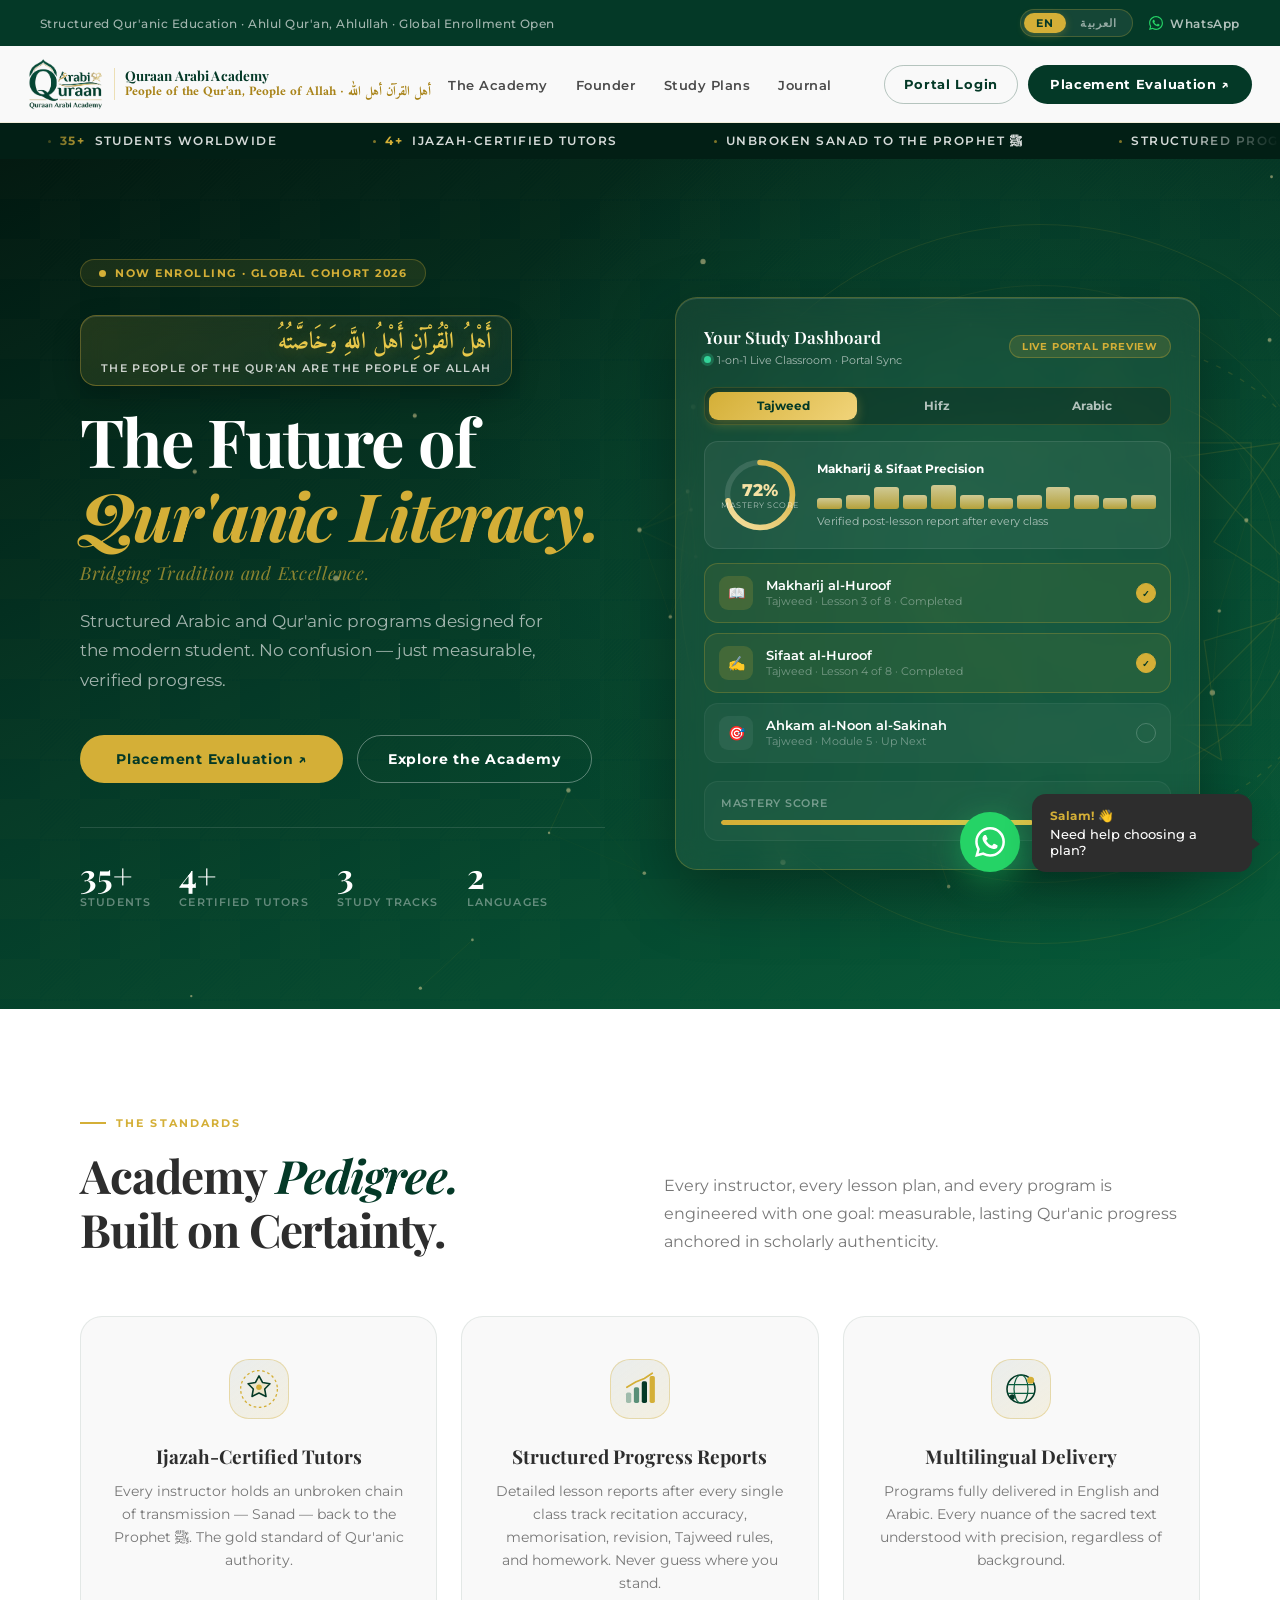
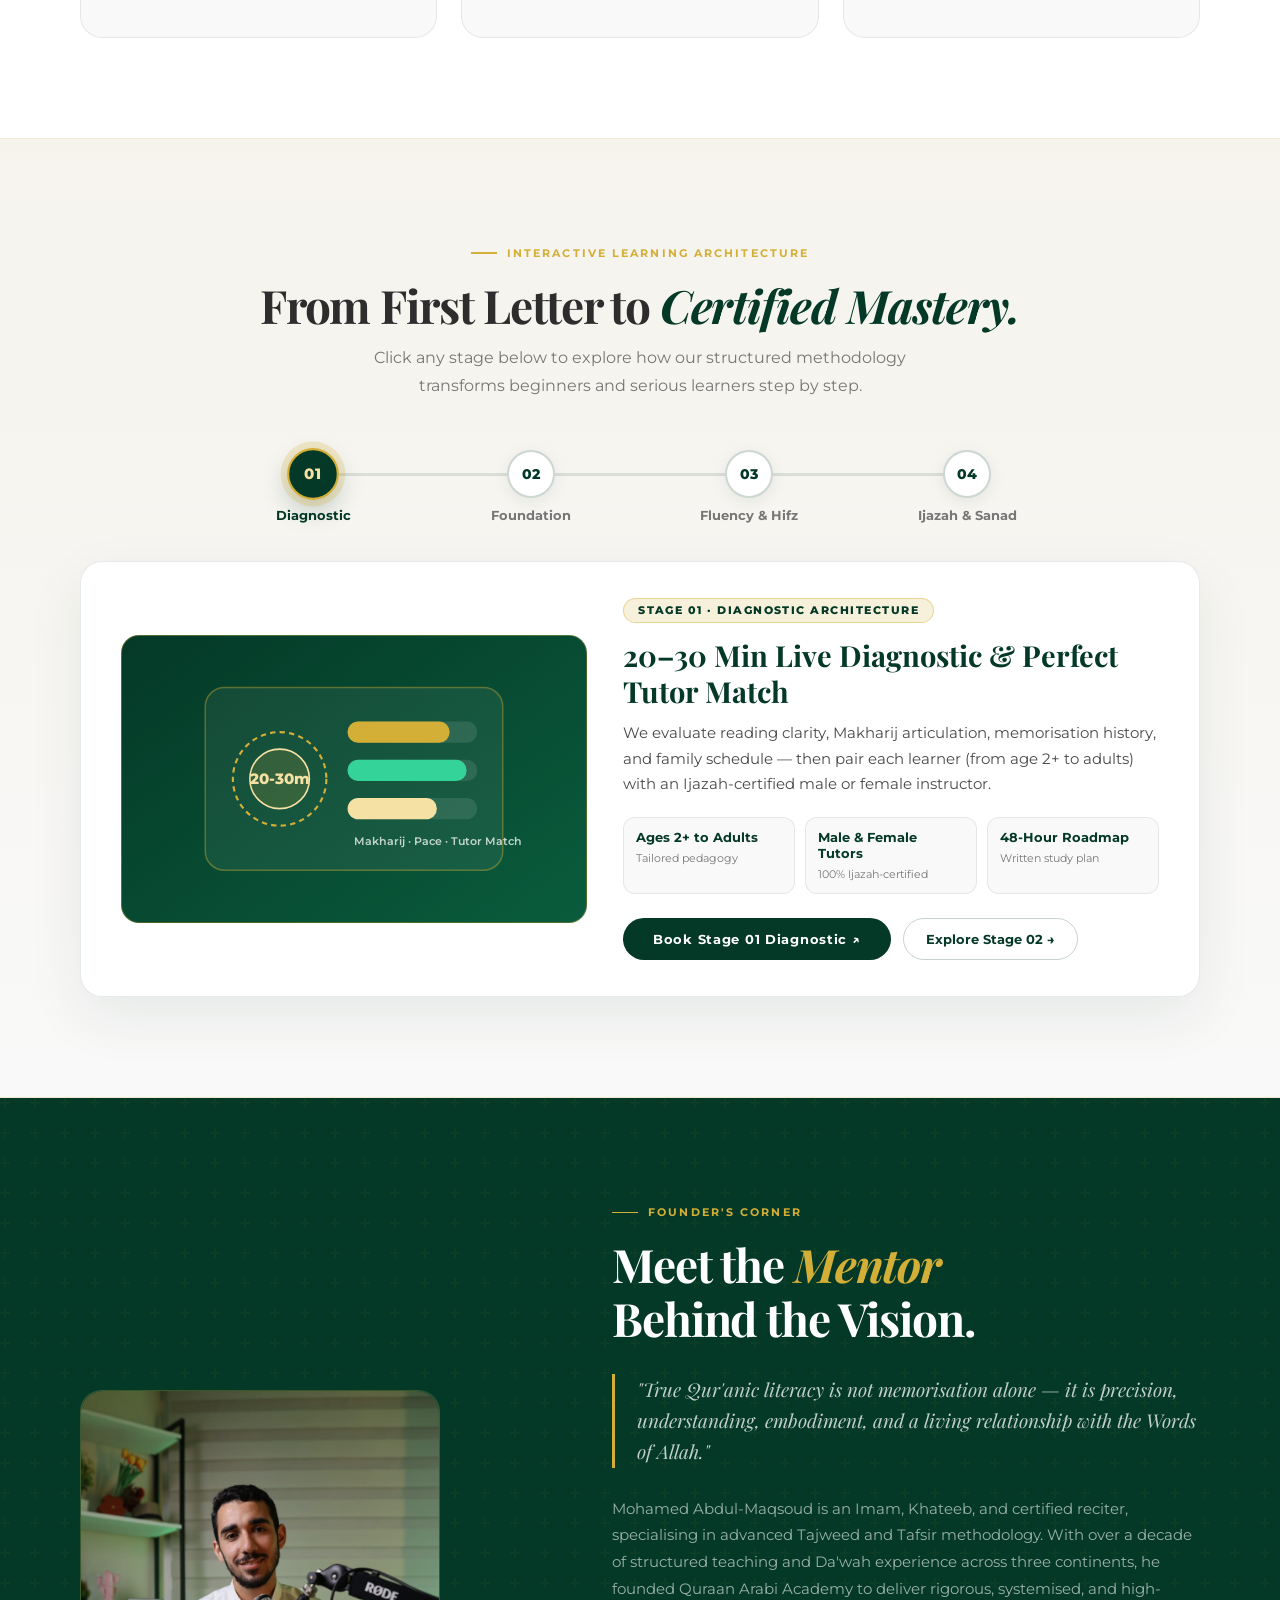
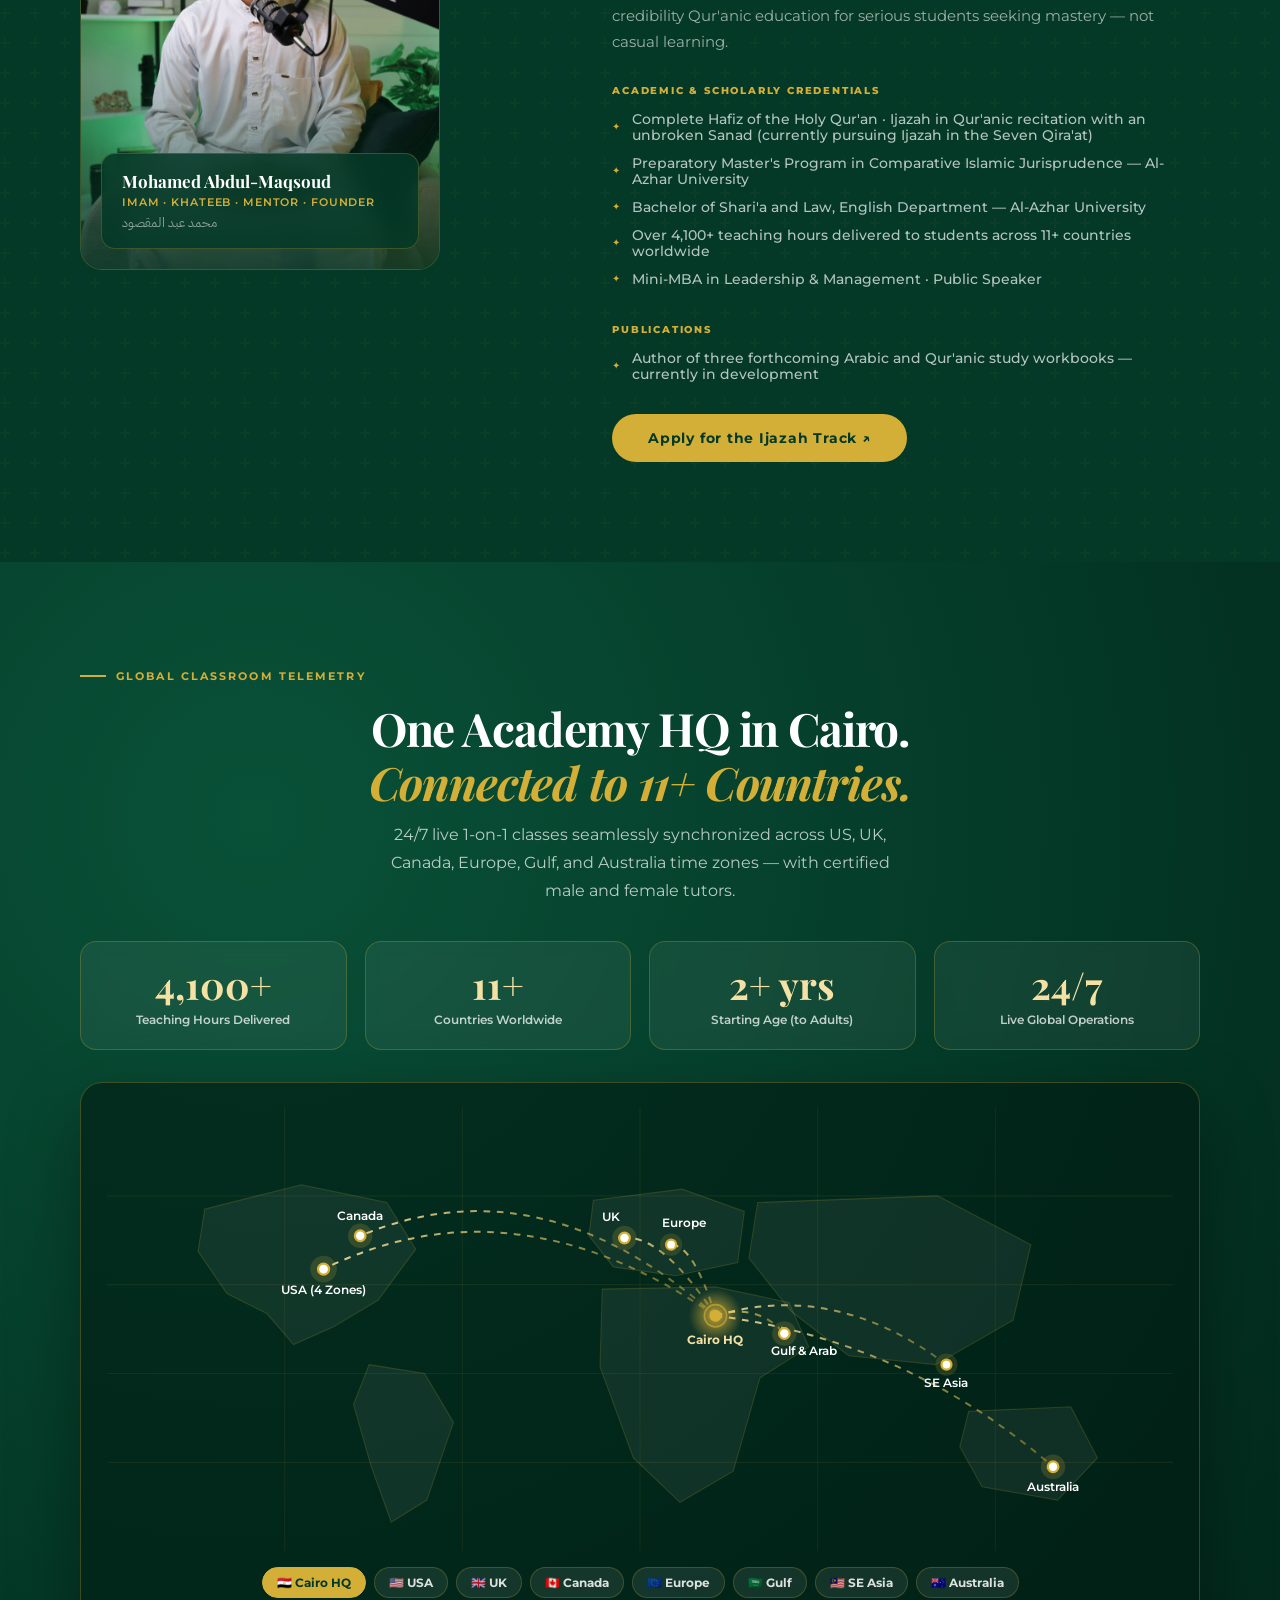
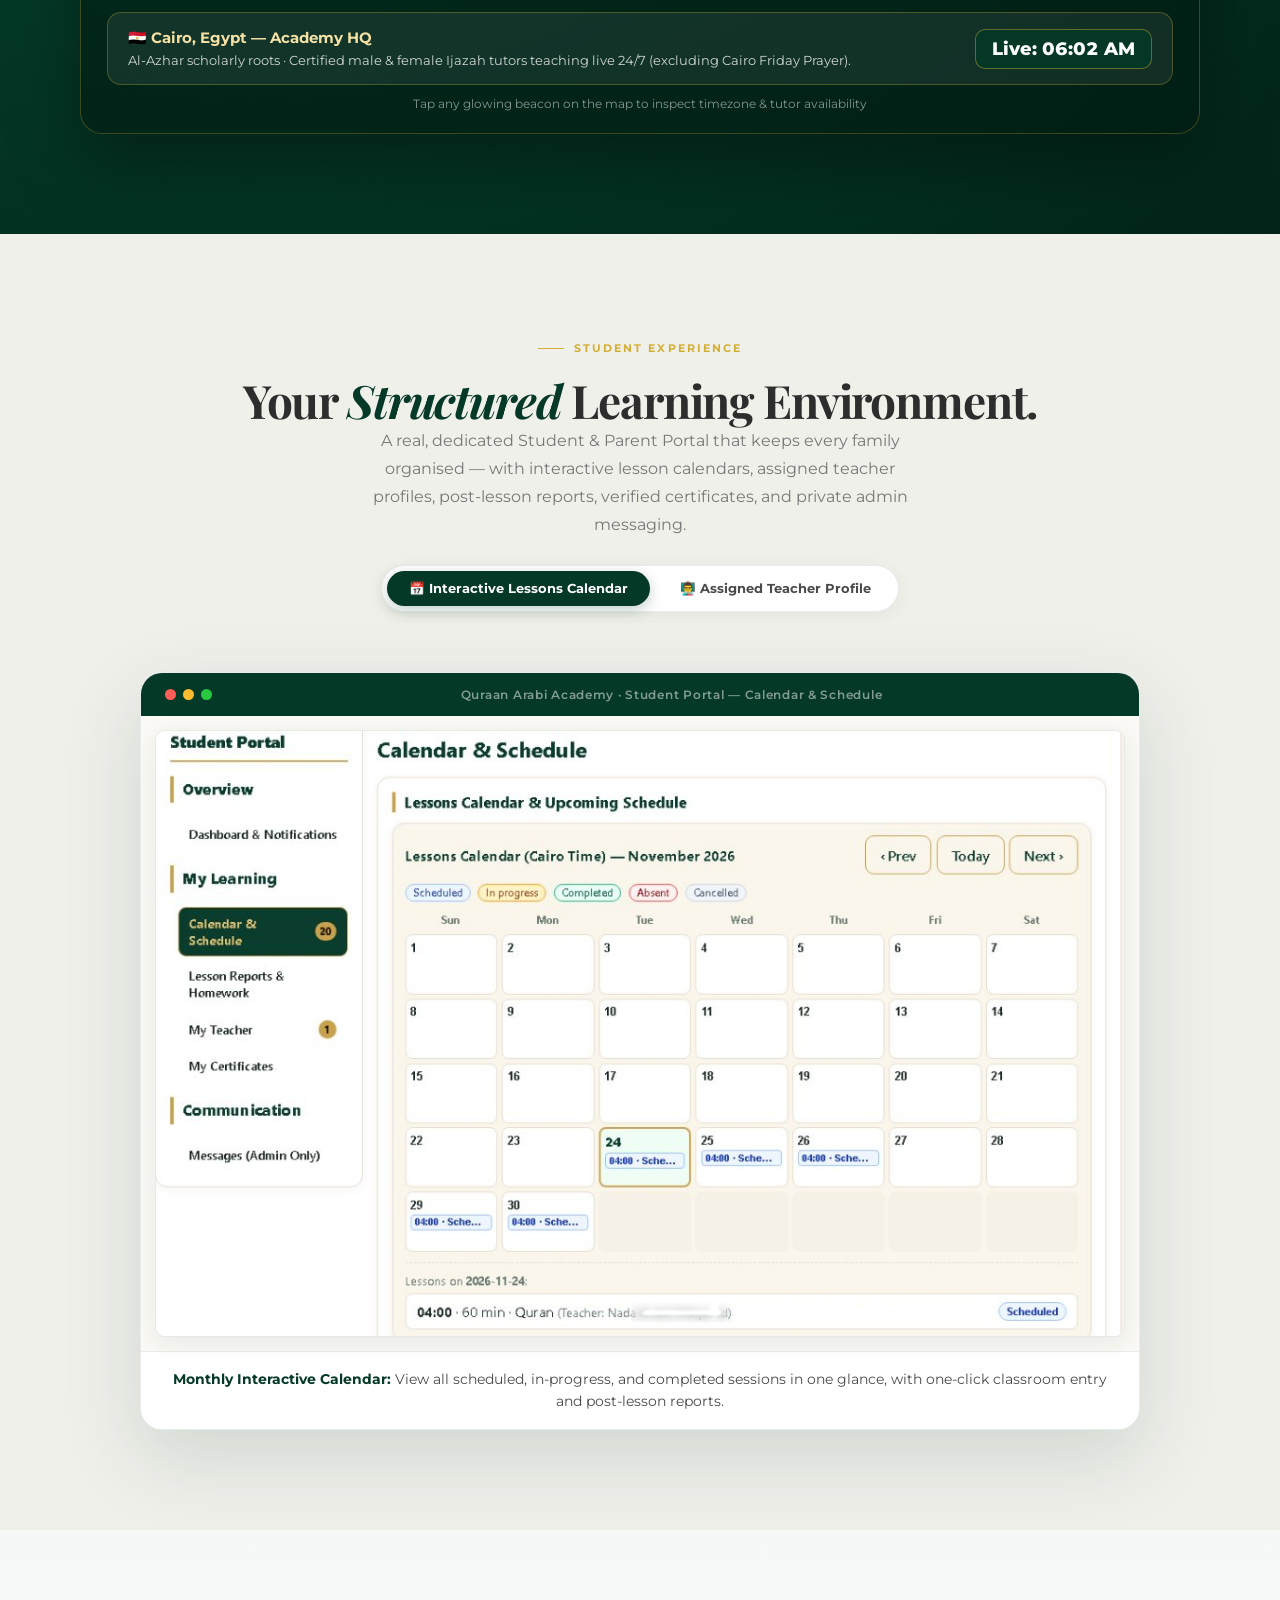
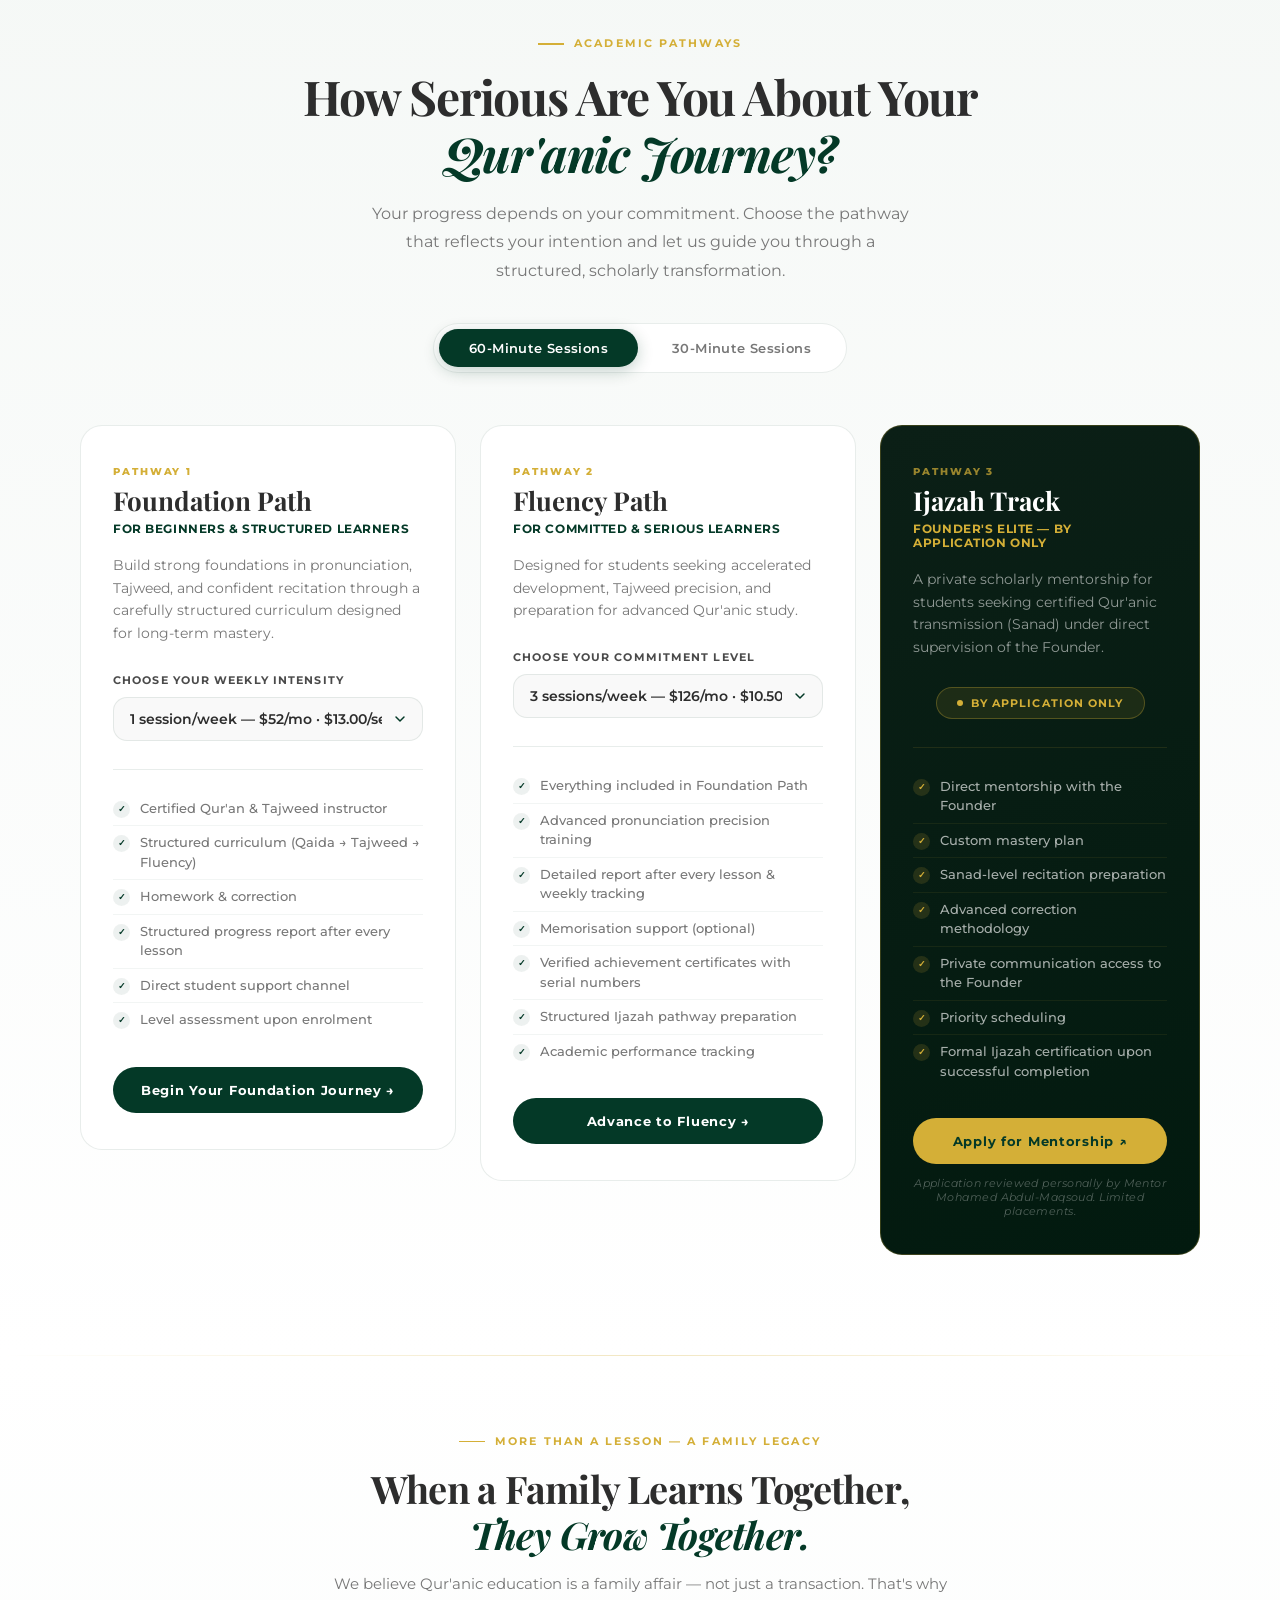
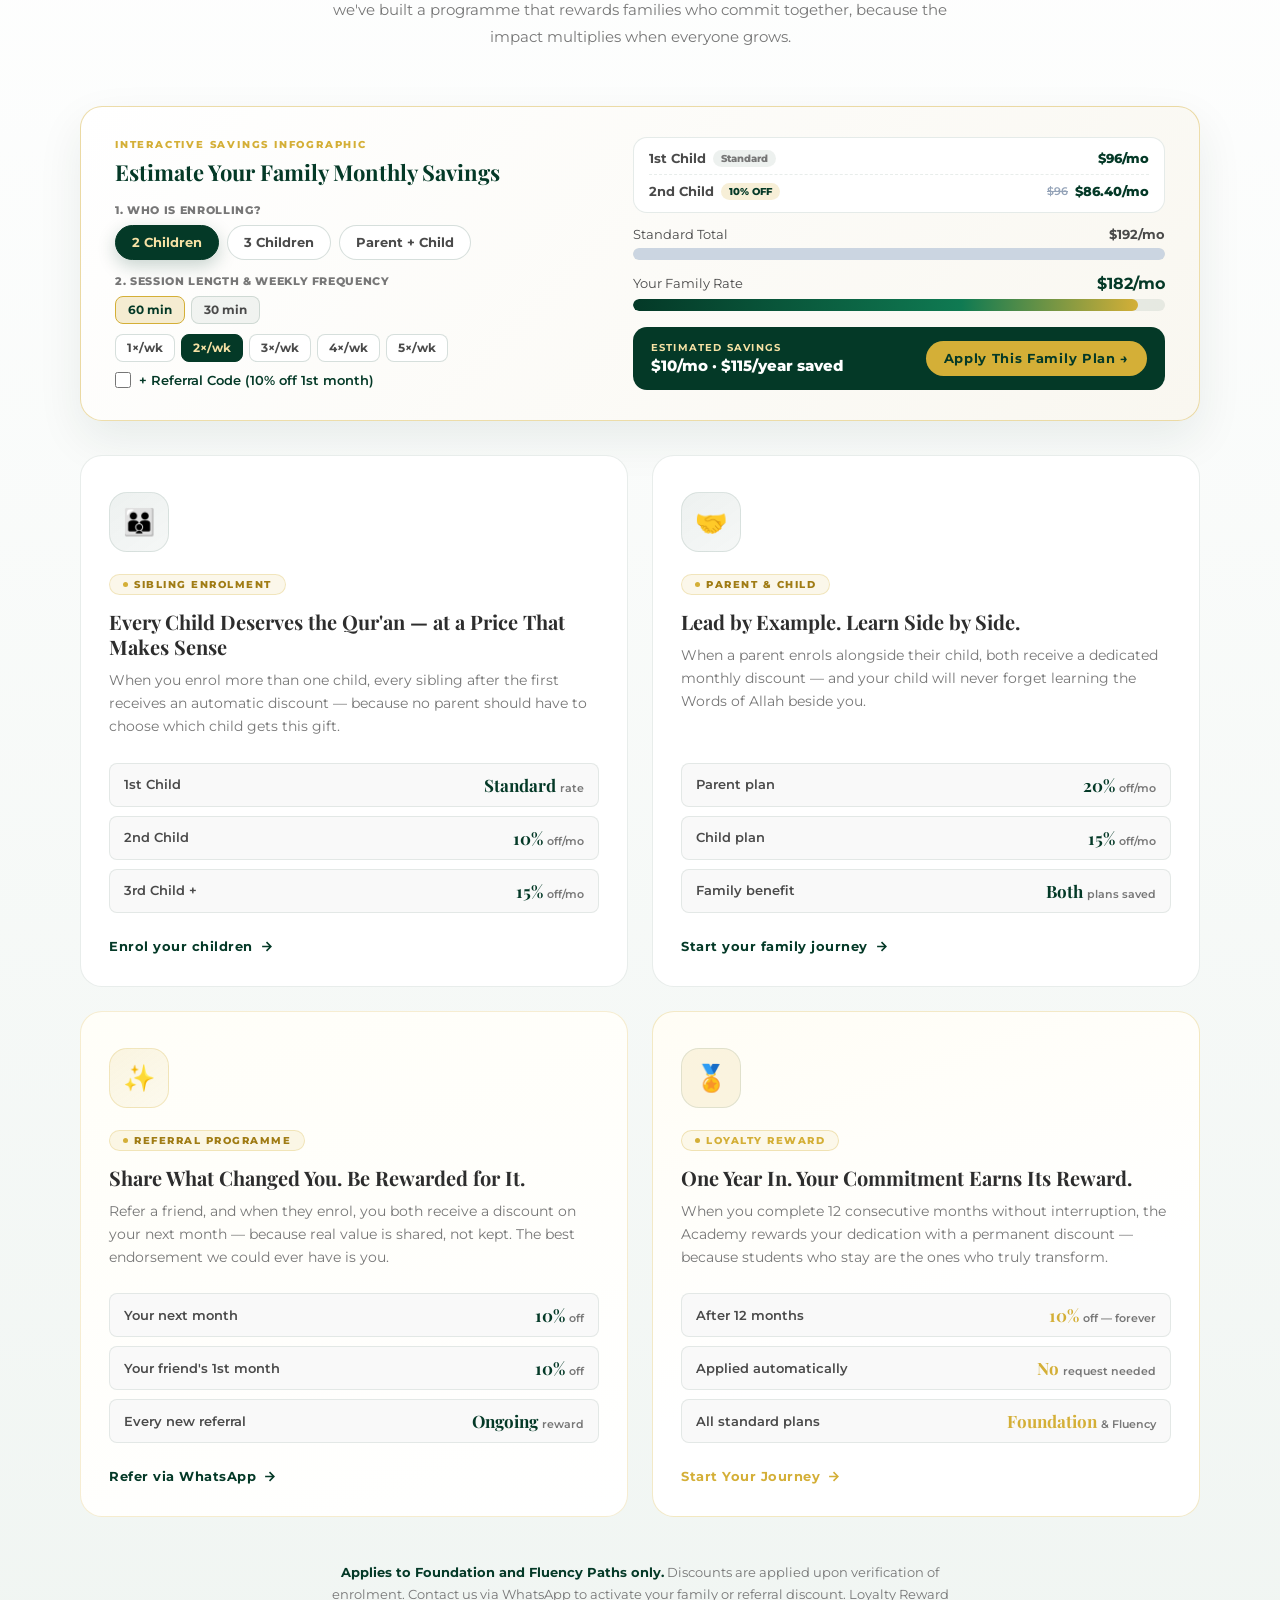
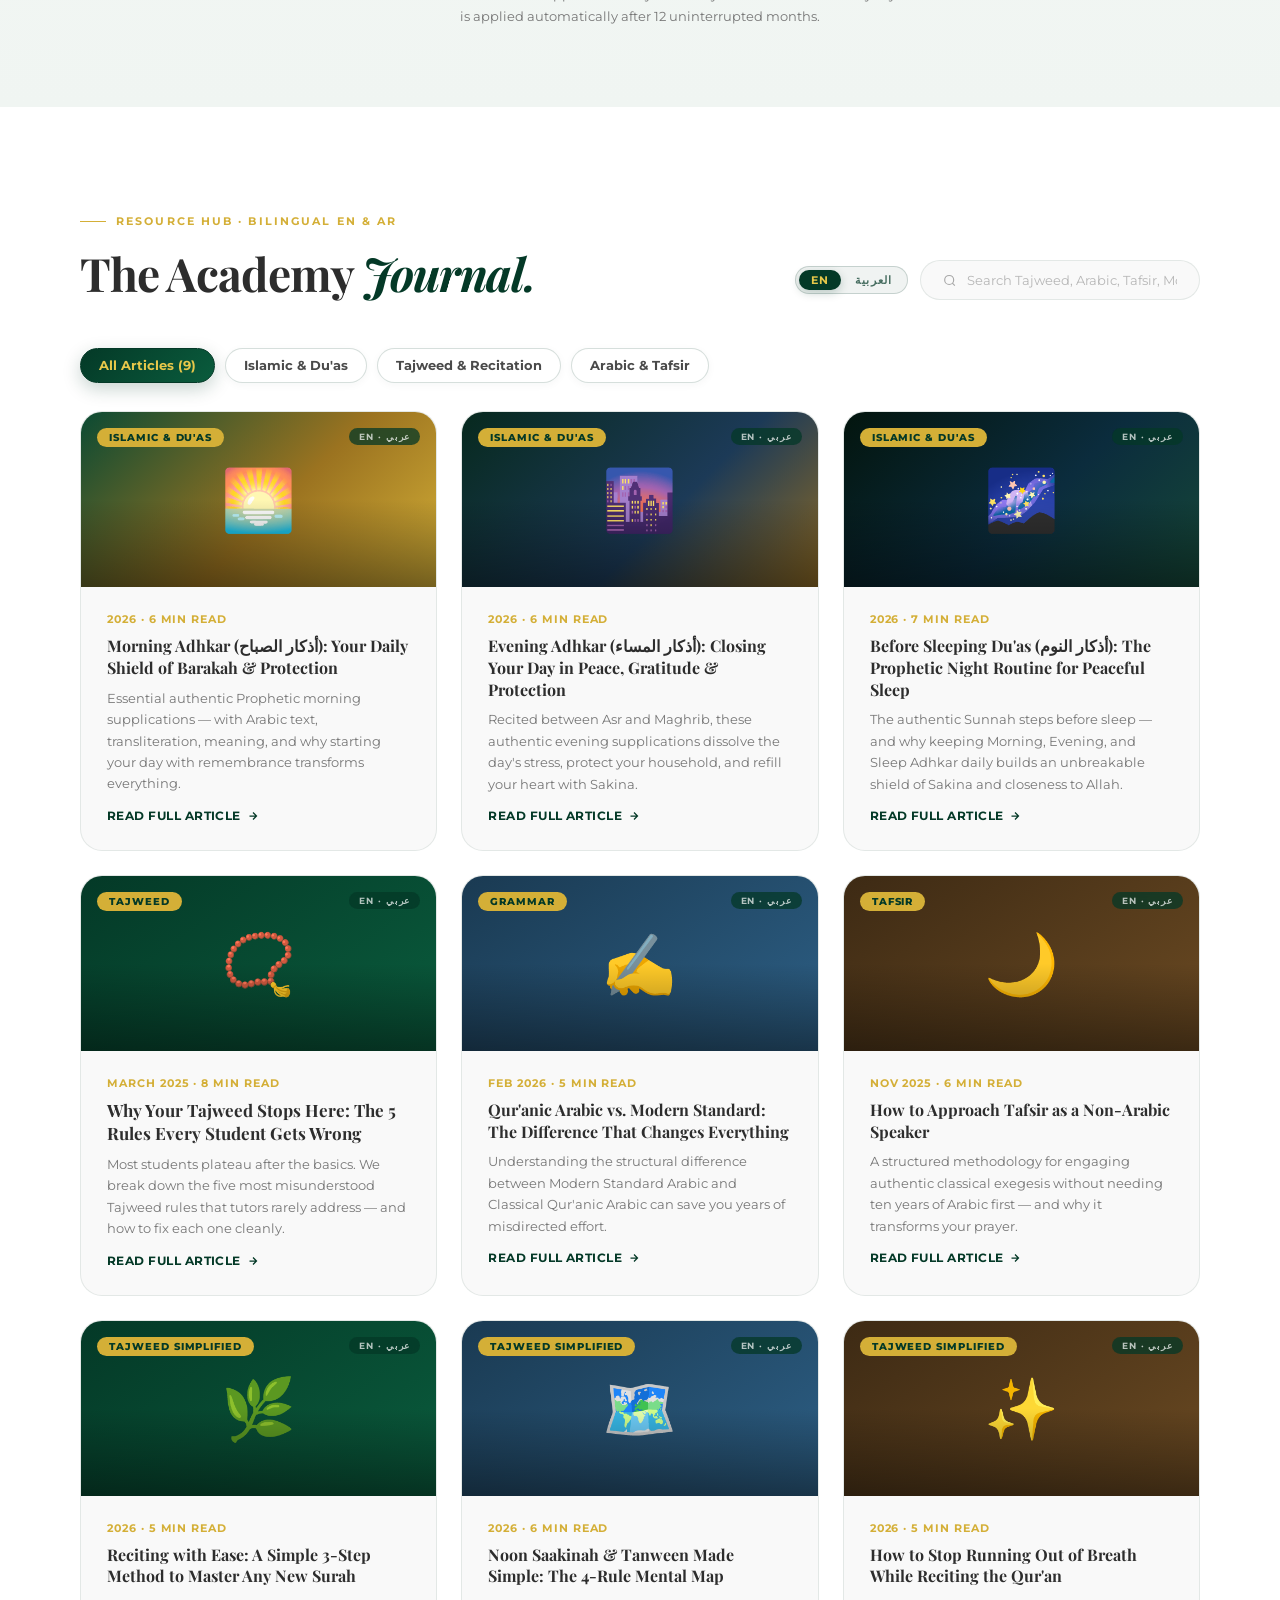
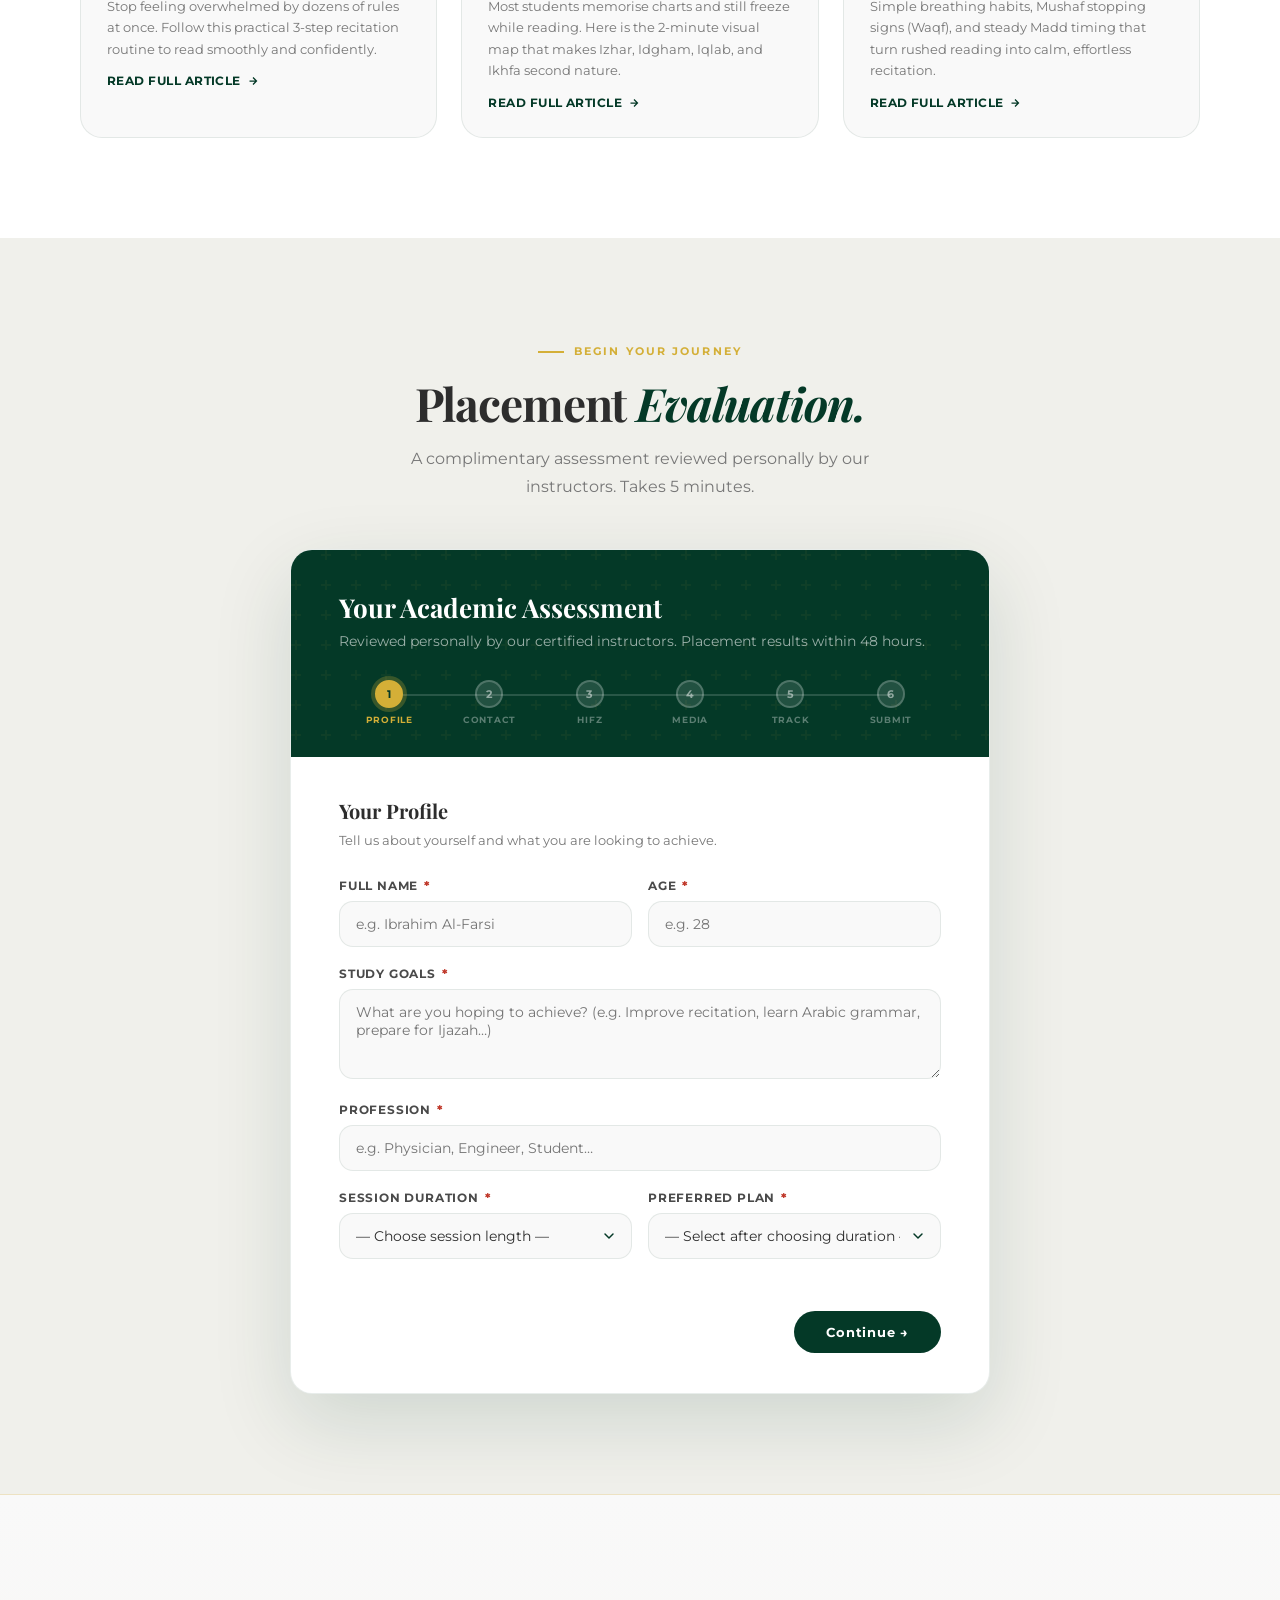
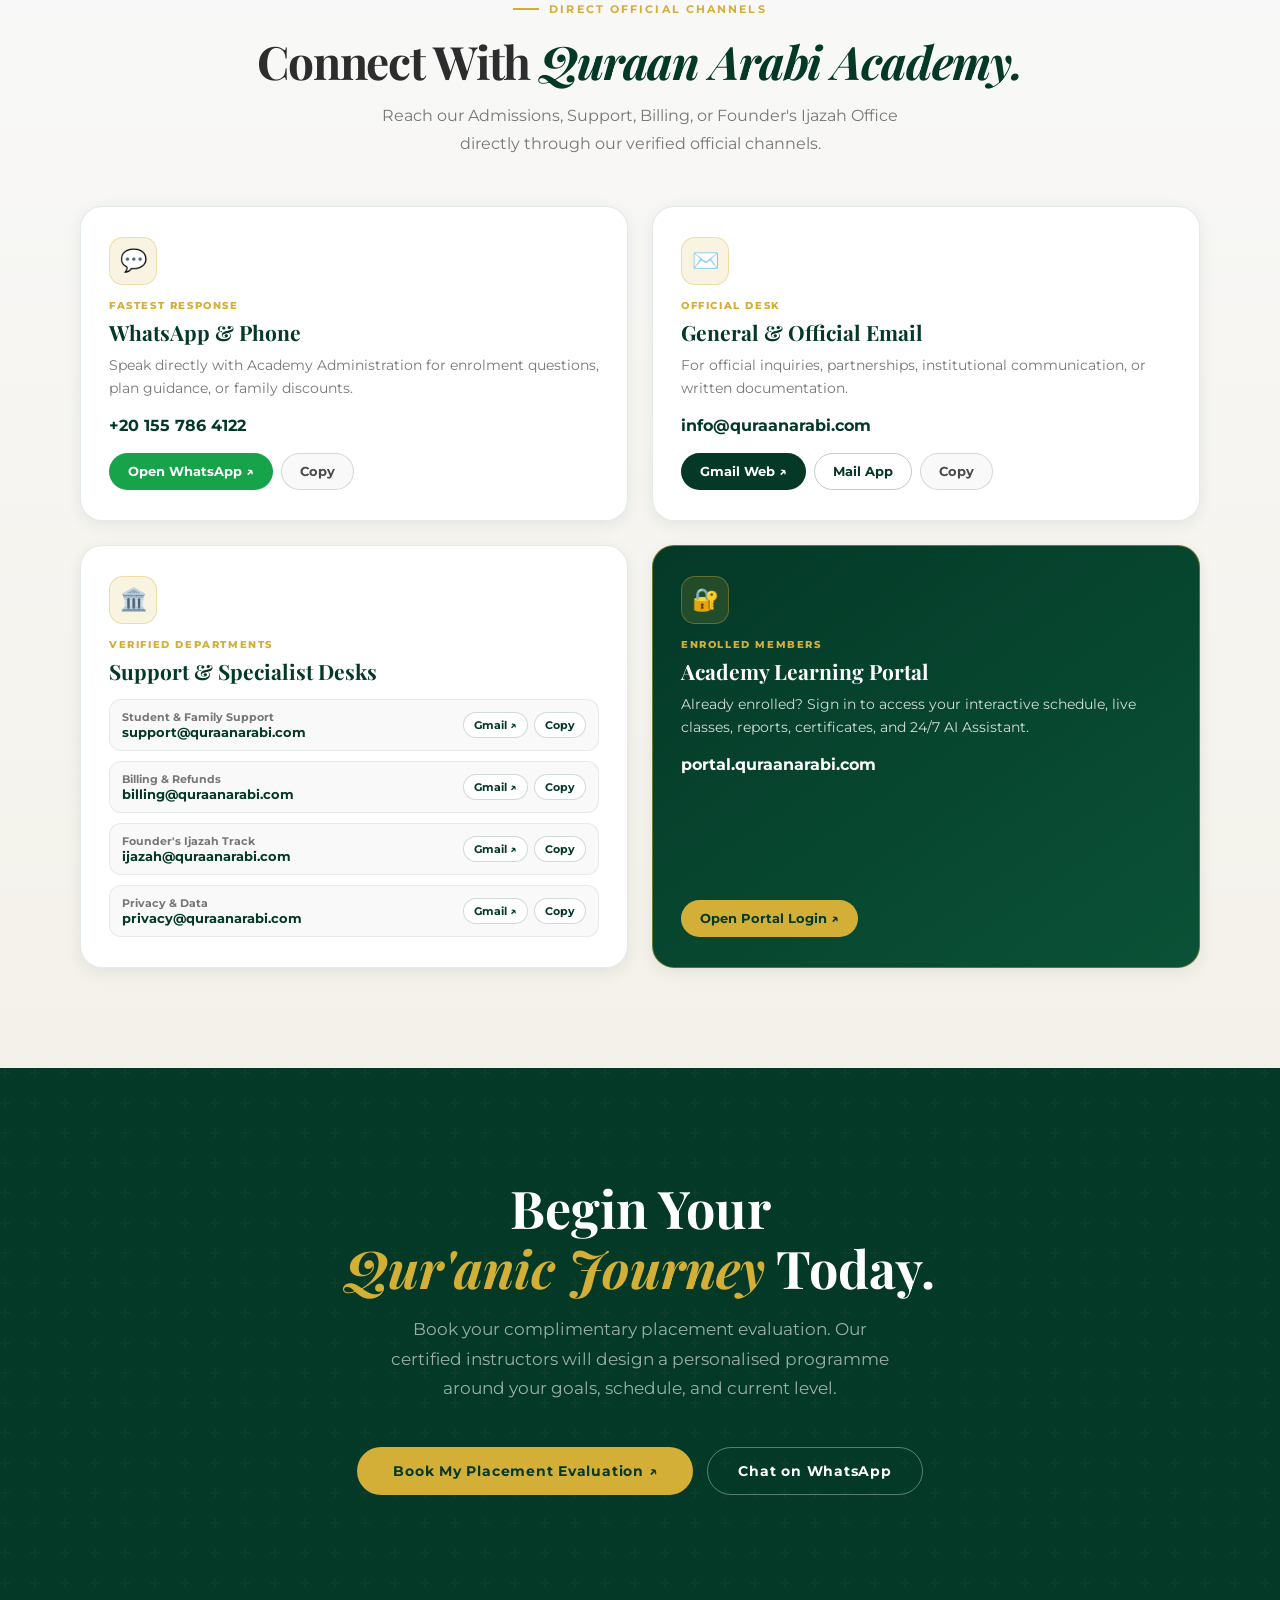
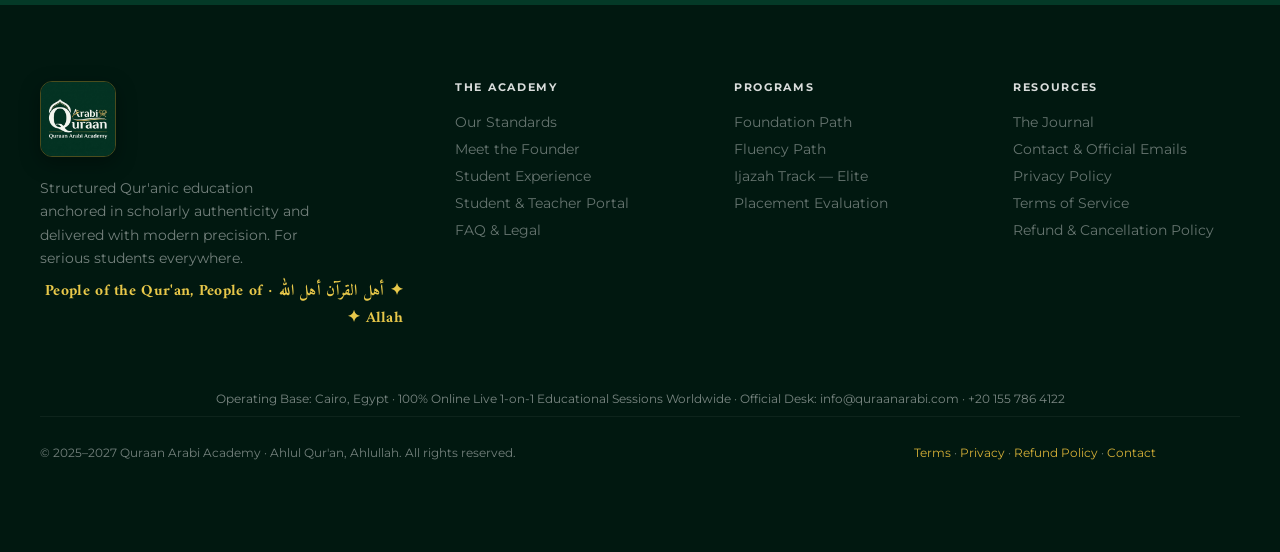
<file: index.html>
<!DOCTYPE html>
<html lang="en" dir="ltr">
<head>
<meta charset="UTF-8">
<meta name="viewport" content="width=device-width, initial-scale=1.0">
<meta name="theme-color" content="#064E3B">
<meta name="description" content="Quraan Arabi Academy — Structured online Qur'an, Tajweed, Arabic, and Islamic Studies programs with Ijazah-certified tutors and measurable progress.">
<link rel="icon" href="favicon.ico" sizes="any">
<link rel="icon" type="image/png" href="assets/icon-192.png">
<link rel="apple-touch-icon" href="assets/apple-touch-icon.png">
<meta property="og:type" content="website">
<meta property="og:url" content="https://quraanarabi.com/">
<meta property="og:title" content="Quraan Arabi Academy — The Future of Qur'anic Literacy">
<meta property="og:description" content="Ahlul Qur'an, Ahlullah — Structured Qur'an, Tajweed, Arabic &amp; Islamic Studies with Ijazah-certified tutors.">
<meta property="og:image" content="https://quraanarabi.com/assets/og-image-1200x630.png">
<link rel="canonical" href="https://quraanarabi.com/">
<title>Quraan Arabi Academy — The Future of Qur'anic Literacy</title>
<link rel="preconnect" href="https://fonts.googleapis.com">
<link href="https://fonts.googleapis.com/css2?family=Amiri:ital,wght@0,400;0,700;1,400&family=Playfair+Display:ital,wght@0,400;0,600;0,700;1,400;1,600&family=Montserrat:wght@300;400;500;600;700&family=IBM+Plex+Sans+Arabic:wght@300;400;500;600;700&display=swap" rel="stylesheet">
<link rel="stylesheet" href="css/style.css">
</head>
<body>
<div class="scroll-progress-bar" id="scrollProgressBar" aria-hidden="true"></div>

<!-- ══ TOP BAR ══ -->
<div class="top-bar">
  <div class="top-bar-left">
    <span data-i18n="top.banner">Structured Qur'anic Education · Ahlul Qur'an, Ahlullah · Global Enrollment Open</span>
  </div>
  <div class="top-bar-right">
    <div class="lang-toggle" role="group" aria-label="Language switcher">
      <button type="button" class="lang-btn active" data-lang="en" onclick="setLang('en')">EN</button>
      <button type="button" class="lang-btn" data-lang="ar" onclick="setLang('ar')">العربية</button>
    </div>
    <a href="https://wa.me/201557864122" class="wa-link" target="_blank" rel="noopener">
      <svg width="14" height="14" viewBox="0 0 24 24"><path d="M17.472 14.382c-.297-.149-1.758-.867-2.03-.967-.273-.099-.471-.148-.67.15-.197.297-.767.966-.94 1.164-.173.199-.347.223-.644.075-.297-.15-1.255-.463-2.39-1.475-.883-.788-1.48-1.761-1.653-2.059-.173-.297-.018-.458.13-.606.134-.133.298-.347.446-.52.149-.174.198-.298.298-.497.099-.198.05-.371-.025-.52-.075-.149-.669-1.612-.916-2.207-.242-.579-.487-.5-.669-.51-.173-.008-.371-.01-.57-.01-.198 0-.52.074-.792.372-.272.297-1.04 1.016-1.04 2.479 0 1.462 1.065 2.875 1.213 3.074.149.198 2.096 3.2 5.077 4.487.709.306 1.262.489 1.694.625.712.227 1.36.195 1.871.118.571-.085 1.758-.719 2.006-1.413.248-.694.248-1.289.173-1.413-.074-.124-.272-.198-.57-.347m-5.421 7.403h-.004a9.87 9.87 0 01-5.031-1.378l-.361-.214-3.741.982.998-3.648-.235-.374a9.86 9.86 0 01-1.51-5.26c.001-5.45 4.436-9.884 9.888-9.884 2.64 0 5.122 1.03 6.988 2.898a9.825 9.825 0 012.893 6.994c-.003 5.45-4.437 9.884-9.885 9.884m8.413-18.297A11.815 11.815 0 0012.05 0C5.495 0 .16 5.335.157 11.892c0 2.096.547 4.142 1.588 5.945L.057 24l6.305-1.654a11.882 11.882 0 005.683 1.448h.005c6.554 0 11.89-5.335 11.893-11.893a11.821 11.821 0 00-3.48-8.413Z"/></svg>
      WhatsApp
    </a>
  </div>
</div>

<!-- ══ NAV ══ -->
<nav id="mainNav">
  <div class="nav-inner">
    <!-- OFFICIAL BRAND KIT LOGO + SIGNATURE MOTTO -->
    <a href="#" class="logo" aria-label="Quraan Arabi Academy">
      <img src="assets/logo-light-transparent.png" alt="Quraan Arabi Academy" class="nav-logo-img">
      <div class="logo-brand-stack">
        <span class="logo-brand-title">Quraan Arabi Academy</span>
        <span class="logo-motto" dir="rtl" data-i18n="nav.motto">أهل القرآن أهل الله</span>
      </div>
    </a>
    <!-- DESKTOP LINKS -->
    <ul class="nav-links">
      <li><a href="#pedigree" data-i18n="nav.academy">The Academy</a></li>
      <li><a href="#founder" data-i18n="nav.founder">Founder</a></li>
      <li><a href="#pricing" data-i18n="nav.plans">Study Plans</a></li>
      <li><a href="#blog" data-i18n="nav.journal">Journal</a></li>
    </ul>
    <!-- DESKTOP ACTIONS -->
    <div class="nav-actions">
      <a href="https://portal.quraanarabi.com" class="btn btn-portal nav-portal-cta" target="_blank" rel="noopener" data-i18n="nav.portal">Portal Login</a>
      <a href="#placement" class="btn btn-emerald nav-cta" data-i18n="nav.cta">Placement Evaluation ↗</a>
    </div>
    <!-- HAMBURGER (mobile only) -->
    <button class="hamburger" id="hamburger" onclick="toggleDrawer()" aria-label="Open menu">
      <span></span><span></span><span></span>
    </button>
  </div>
</nav>

<!-- ══ MOBILE DRAWER ══ -->
<div class="mobile-drawer" id="mobileDrawer">
  <div class="drawer-backdrop" onclick="toggleDrawer()"></div>
  <div class="drawer-panel">
    <div class="drawer-header">
      <a href="#" class="logo" onclick="toggleDrawer()" aria-label="Quraan Arabi Academy">
        <img src="assets/logo-light-transparent.png" alt="Quraan Arabi Academy" class="drawer-logo-img">
      </a>
      <button class="drawer-close" onclick="toggleDrawer()" aria-label="Close menu">✕</button>
    </div>
    <div style="padding:12px 24px 0;display:flex;align-items:center;justify-content:space-between;gap:10px;">
      <span style="font-family:'Amiri',serif;font-size:15px;font-weight:700;color:var(--emerald);" dir="rtl">أهل القرآن أهل الله</span>
      <div class="lang-toggle lang-toggle-light" role="group" aria-label="Language switcher">
        <button type="button" class="lang-btn active" data-lang="en" onclick="setLang('en')">EN</button>
        <button type="button" class="lang-btn" data-lang="ar" onclick="setLang('ar')">عربي</button>
      </div>
    </div>
    <ul class="drawer-nav">
      <li><a href="#pedigree"  onclick="toggleDrawer()"><div class="dn-icon">🕌</div><span data-i18n="drawer.academy">The Academy</span></a></li>
      <li><a href="#founder"   onclick="toggleDrawer()"><div class="dn-icon">🎓</div><span data-i18n="drawer.founder">Meet the Founder</span></a></li>
      <li><a href="#pricing"   onclick="toggleDrawer()"><div class="dn-icon">📘</div><span data-i18n="drawer.plans">Study Plans</span></a></li>
      <li><a href="#blog"      onclick="toggleDrawer()"><div class="dn-icon">📝</div><span data-i18n="drawer.journal">The Journal</span></a></li>
      <li><a href="legal.html" target="_blank" rel="noopener"><div class="dn-icon">📜</div><span data-i18n="drawer.legal">FAQ &amp; Legal Policies</span></a></li>
      <li><a href="quraanic-transformation.html"><div class="dn-icon">✦</div><span data-i18n="drawer.ijazah">Ijazah Track</span></a></li>
      <li><a href="https://portal.quraanarabi.com" target="_blank" rel="noopener"><div class="dn-icon">🔐</div><span data-i18n="drawer.portal">Student &amp; Teacher Portal</span></a></li>
    </ul>
    <div class="drawer-footer">
      <a href="#placement" class="drawer-cta" onclick="toggleDrawer()" data-i18n="drawer.cta">Placement Evaluation ↗</a>
      <a href="https://wa.me/201557864122" class="drawer-wa" target="_blank">
        <svg width="16" height="16" viewBox="0 0 24 24" fill="#25D366"><path d="M17.472 14.382c-.297-.149-1.758-.867-2.03-.967-.273-.099-.471-.148-.67.15-.197.297-.767.966-.94 1.164-.173.199-.347.223-.644.075-.297-.15-1.255-.463-2.39-1.475-.883-.788-1.48-1.761-1.653-2.059-.173-.297-.018-.458.13-.606.134-.133.298-.347.446-.52.149-.174.198-.298.298-.497.099-.198.05-.371-.025-.52-.075-.149-.669-1.612-.916-2.207-.242-.579-.487-.5-.669-.51-.173-.008-.371-.01-.57-.01-.198 0-.52.074-.792.372-.272.297-1.04 1.016-1.04 2.479 0 1.462 1.065 2.875 1.213 3.074.149.198 2.096 3.2 5.077 4.487.709.306 1.262.489 1.694.625.712.227 1.36.195 1.871.118.571-.085 1.758-.719 2.006-1.413.248-.694.248-1.289.173-1.413-.074-.124-.272-.198-.57-.347m-5.421 7.403h-.004a9.87 9.87 0 01-5.031-1.378l-.361-.214-3.741.982.998-3.648-.235-.374a9.86 9.86 0 01-1.51-5.26c.001-5.45 4.436-9.884 9.888-9.884 2.64 0 5.122 1.03 6.988 2.898a9.825 9.825 0 012.893 6.994c-.003 5.45-4.437 9.884-9.885 9.884m8.413-18.297A11.815 11.815 0 0012.05 0C5.495 0 .16 5.335.157 11.892c0 2.096.547 4.142 1.588 5.945L.057 24l6.305-1.654a11.882 11.882 0 005.683 1.448h.005c6.554 0 11.89-5.335 11.893-11.893a11.821 11.821 0 00-3.48-8.413Z"/></svg>
        <span data-i18n="drawer.wa">Contact on WhatsApp</span>
      </a>
    </div>
  </div>
</div>

<!-- ══ TICKER ══ -->
<div class="ticker-bar">
  <div class="ticker-track">
    <div class="ticker-item"><span class="ticker-dot"></span><strong>35+</strong> Students Worldwide</div>
    <div class="ticker-item"><span class="ticker-dot"></span><strong>4+</strong> Ijazah-Certified Tutors</div>
    <div class="ticker-item"><span class="ticker-dot"></span>Unbroken Sanad to the Prophet ﷺ</div>
    <div class="ticker-item"><span class="ticker-dot"></span>Structured Progress Reports</div>
    <div class="ticker-item"><span class="ticker-dot"></span>English &amp; Arabic Instruction</div>
    <div class="ticker-item"><span class="ticker-dot"></span>Personalised Study Paths</div>
    <div class="ticker-item"><span class="ticker-dot"></span>Ijazah Preparation Track Available</div>
    <div class="ticker-item"><span class="ticker-dot"></span><strong>35+</strong> Students Worldwide</div>
    <div class="ticker-item"><span class="ticker-dot"></span><strong>4+</strong> Ijazah-Certified Tutors</div>
    <div class="ticker-item"><span class="ticker-dot"></span>Unbroken Sanad to the Prophet ﷺ</div>
    <div class="ticker-item"><span class="ticker-dot"></span>Structured Progress Reports</div>
    <div class="ticker-item"><span class="ticker-dot"></span>English &amp; Arabic Instruction</div>
    <div class="ticker-item"><span class="ticker-dot"></span>Personalised Study Paths</div>
    <div class="ticker-item"><span class="ticker-dot"></span>Ijazah Preparation Track Available</div>
  </div>
</div>

<!-- ══ HERO ══ -->
<section class="hero">
  <div class="hero-bg"></div>
  <canvas id="heroGeoCanvas" class="hero-geo-canvas" aria-hidden="true"></canvas>
  <div class="hero-pattern"></div>
  <div class="hero-ring"></div>
  <!-- Architectural Rotating Islamic Geometric Astrolabe -->
  <svg class="hero-astrolabe" viewBox="0 0 420 420" fill="none" aria-hidden="true">
    <circle cx="210" cy="210" r="196" stroke="#D4AF37" stroke-opacity="0.16" stroke-width="1" stroke-dasharray="4 7"/>
    <circle cx="210" cy="210" r="154" stroke="#D4AF37" stroke-opacity="0.12" stroke-width="1"/>
    <polygon points="210,22 252,110 348,96 294,176 378,228 286,256 300,352 210,300 120,352 134,256 42,228 126,176 72,96 168,110" stroke="#D4AF37" stroke-opacity="0.14" stroke-width="1"/>
    <rect x="96" y="96" width="228" height="228" stroke="#D4AF37" stroke-opacity="0.13" stroke-width="1"/>
    <rect x="96" y="96" width="228" height="228" stroke="#D4AF37" stroke-opacity="0.13" stroke-width="1" transform="rotate(45 210 210)"/>
    <circle cx="210" cy="210" r="64" stroke="#D4AF37" stroke-opacity="0.2" stroke-width="1"/>
  </svg>
  <div class="container">
    <div class="hero-inner">
      <div>
        <div class="hero-badge">
          <div class="pulse-dot"></div>
          <span data-i18n="hero.badge">Now Enrolling · Global Cohort 2026</span>
        </div>
        <div class="hero-motto-crest">
          <span class="hmc-ar" dir="rtl" data-i18n="hero.motto_ar">أَهْلُ الْقُرْآنِ أَهْلُ اللَّهِ وَخَاصَّتُهُ</span>
          <span class="hmc-en" data-i18n="hero.motto_en">The People of the Qur'an Are the People of Allah</span>
        </div>
        <h1 data-i18n-html="hero.title">The Future of<br><em>Qur'anic Literacy.</em></h1>
        <div class="hero-bridge" data-i18n="hero.bridge">Bridging Tradition and Excellence.</div>
        <p data-i18n="hero.desc">Structured Arabic and Qur'anic programs designed for the modern student. No confusion — just measurable, verified progress.</p>
        <div class="hero-ctas">
          <a href="#placement" class="btn btn-gold" data-i18n="hero.cta1">Placement Evaluation ↗</a>
          <a href="#roadmap" class="btn btn-ghost" data-i18n="hero.cta2">Explore the Academy</a>
        </div>
        <div class="hero-stats">
          <div>
            <div class="hero-stat-n">35+</div>
            <div class="hero-stat-l" data-i18n="hero.stat1">Students</div>
          </div>
          <div>
            <div class="hero-stat-n">4+</div>
            <div class="hero-stat-l" data-i18n="hero.stat2">Certified Tutors</div>
          </div>
          <div>
            <div class="hero-stat-n">3</div>
            <div class="hero-stat-l" data-i18n="hero.stat3">Study Tracks</div>
          </div>
          <div>
            <div class="hero-stat-n">2</div>
            <div class="hero-stat-l" data-i18n="hero.stat4">Languages</div>
          </div>
        </div>
      </div>
      <div>
        <div class="hero-card hero-card-interactive">
          <div class="hcard-head">
            <div>
              <div class="hcard-title" data-i18n="hero.card_title">Your Study Dashboard</div>
              <div class="hcard-live-sub"><span class="hcard-live-dot"></span> 1-on-1 Live Classroom · Portal Sync</div>
            </div>
            <div class="hcard-badge" data-i18n="hero.card_badge">Live Portal Preview</div>
          </div>
          <!-- Interactive Track Preview Tabs -->
          <div class="hcard-tabs" role="tablist" aria-label="Interactive curriculum preview">
            <button type="button" class="hcard-tab active" data-htrack="tajweed" onclick="switchHeroTrack('tajweed', this)" data-i18n="hero.tab_tajweed">Tajweed</button>
            <button type="button" class="hcard-tab" data-htrack="hifz" onclick="switchHeroTrack('hifz', this)" data-i18n="hero.tab_hifz">Hifz</button>
            <button type="button" class="hcard-tab" data-htrack="arabic" onclick="switchHeroTrack('arabic', this)" data-i18n="hero.tab_arabic">Arabic</button>
          </div>
          <!-- Interactive SVG Mastery Ring + Lessons -->
          <div class="hcard-visual-row">
            <div class="hcard-ring-wrap">
              <svg class="hcard-ring-svg" viewBox="0 0 96 96" aria-hidden="true">
                <circle cx="48" cy="48" r="38" stroke="rgba(255,255,255,0.12)" stroke-width="6.5" fill="none"/>
                <circle id="heroRingArc" cx="48" cy="48" r="38" stroke="url(#goldRingGrad)" stroke-width="6.5" stroke-linecap="round" fill="none" stroke-dasharray="238.76" stroke-dashoffset="66.85" transform="rotate(-90 48 48)"/>
                <defs>
                  <linearGradient id="goldRingGrad" x1="0%" y1="0%" x2="100%" y2="100%">
                    <stop offset="0%" stop-color="#f6e1a4"/>
                    <stop offset="100%" stop-color="#D4AF37"/>
                  </linearGradient>
                </defs>
              </svg>
              <div class="hcard-ring-val">
                <span id="heroRingPct">72%</span>
                <small data-i18n="hero.card_prog">Mastery Score</small>
              </div>
            </div>
            <div class="hcard-wave-box" aria-hidden="true">
              <div class="hcard-wave-lbl" id="heroTrackTag">Makharij &amp; Sifaat</div>
              <div class="hcard-wave-bars">
                <span></span><span></span><span></span><span></span><span></span><span></span><span></span><span></span><span></span><span></span><span></span><span></span>
              </div>
              <div class="hcard-wave-meta" id="heroTrackMeta">Verified post-lesson report after every class</div>
            </div>
          </div>
          <div class="lesson-list" id="heroLessonList">
            <div class="lesson-row done">
              <div class="lesson-ico">📖</div>
              <div class="lesson-info">
                <div class="lesson-nm">Makharij al-Huroof</div>
                <div class="lesson-mt">Tajweed · Lesson 3 of 8 · Completed</div>
              </div>
              <div class="check-circle">✓</div>
            </div>
            <div class="lesson-row done">
              <div class="lesson-ico">✍️</div>
              <div class="lesson-info">
                <div class="lesson-nm">Sifaat al-Huroof</div>
                <div class="lesson-mt">Tajweed · Lesson 4 of 8 · Completed</div>
              </div>
              <div class="check-circle">✓</div>
            </div>
            <div class="lesson-row">
              <div class="lesson-ico">🎯</div>
              <div class="lesson-info">
                <div class="lesson-nm">Ahkam al-Noon al-Sakinah</div>
                <div class="lesson-mt">Tajweed · Module 5 · Up Next</div>
              </div>
              <div class="check-circle"></div>
            </div>
          </div>
          <div class="prog-wrap">
            <div class="prog-labels">
              <span data-i18n="hero.card_prog">Mastery Score</span>
              <span id="heroBarPct">72%</span>
            </div>
            <div class="prog-bar"><div class="prog-fill" id="heroBarFill" style="width:72%;"></div></div>
          </div>
        </div>
      </div>
    </div>
  </div>
</section>


<!-- ══ PEDIGREE ══ -->
<section class="pedigree" id="pedigree">
  <div class="container">
    <div class="pedigree-header">
      <div>
        <div class="eyebrow reveal" data-i18n="ped.eye">The Standards</div>
        <h2 class="section-title reveal" data-i18n-html="ped.title">Academy <em>Pedigree.</em><br>Built on Certainty.</h2>
      </div>
      <p class="section-sub reveal d1" data-i18n="ped.sub">Every instructor, every lesson plan, and every program is engineered with one goal: measurable, lasting Qur'anic progress anchored in scholarly authenticity.</p>
    </div>
    <div class="pedigree-grid">
      <div class="ped-card spotlight-card reveal">
        <div class="ped-icon ped-svg-icon">
          <svg viewBox="0 0 48 48" fill="none" aria-hidden="true">
            <circle cx="24" cy="24" r="21" stroke="#D4AF37" stroke-width="1.5" stroke-dasharray="3 3"/>
            <path d="M24 9L28 16.5L36.5 18L30.5 24L32 32.5L24 28.5L16 32.5L17.5 24L11.5 18L20 16.5L24 9Z" fill="rgba(212,175,55,0.16)" stroke="#043927" stroke-width="1.8" stroke-linejoin="round"/>
            <circle cx="24" cy="22" r="3.2" fill="#D4AF37"/>
          </svg>
        </div>
        <h3 data-i18n="ped.c1_t">Ijazah-Certified Tutors</h3>
        <p data-i18n="ped.c1_p">Every instructor holds an unbroken chain of transmission — Sanad — back to the Prophet ﷺ. The gold standard of Qur'anic authority.</p>
      </div>
      <div class="ped-card spotlight-card reveal d1">
        <div class="ped-icon ped-svg-icon">
          <svg viewBox="0 0 48 48" fill="none" aria-hidden="true">
            <rect x="8" y="28" width="6" height="12" rx="2" fill="#0a5c3d" opacity="0.35"/>
            <rect x="17" y="22" width="6" height="18" rx="2" fill="#0a5c3d" opacity="0.65"/>
            <rect x="26" y="15" width="6" height="25" rx="2" fill="#043927"/>
            <rect x="35" y="9" width="6" height="31" rx="2" fill="#D4AF37"/>
            <path d="M9 22L19 16L29 12L38 6" stroke="#D4AF37" stroke-width="2" stroke-linecap="round"/>
          </svg>
        </div>
        <h3 data-i18n="ped.c2_t">Structured Progress Reports</h3>
        <p data-i18n="ped.c2_p">Detailed lesson reports after every single class track recitation accuracy, memorisation, revision, Tajweed rules, and homework. Never guess where you stand.</p>
      </div>
      <div class="ped-card spotlight-card reveal d2">
        <div class="ped-icon ped-svg-icon">
          <svg viewBox="0 0 48 48" fill="none" aria-hidden="true">
            <circle cx="24" cy="24" r="16" stroke="#043927" stroke-width="1.8"/>
            <ellipse cx="24" cy="24" rx="8" ry="16" stroke="#0a5c3d" stroke-width="1.4"/>
            <path d="M9 19H39M9 29H39" stroke="#0a5c3d" stroke-width="1.3"/>
            <circle cx="35" cy="14" r="4" fill="#D4AF37"/>
            <circle cx="14" cy="33" r="3" fill="#043927"/>
          </svg>
        </div>
        <h3 data-i18n="ped.c3_t">Multilingual Delivery</h3>
        <p data-i18n="ped.c3_p">Programs fully delivered in English and Arabic. Every nuance of the sacred text understood with precision, regardless of background.</p>
      </div>
    </div>
  </div>
</section>


<!-- ══ INTERACTIVE 4-STAGE MASTERY ROADMAP INFOGRAPHIC ══ -->
<section class="roadmap-sec" id="roadmap">
  <div class="container">
    <div class="roadmap-head reveal">
      <div class="eyebrow" style="justify-content:center;" data-i18n="roadmap.eye">Interactive Learning Architecture</div>
      <h2 class="section-title" style="text-align:center;" data-i18n-html="roadmap.title">From First Letter to <em>Certified Mastery.</em></h2>
      <p class="section-sub" style="margin:12px auto 0;text-align:center;" data-i18n="roadmap.sub">Click any stage below to explore how our structured methodology transforms beginners and serious learners step by step.</p>
    </div>

    <!-- Interactive Connected 4-Node SVG Timeline -->
    <div class="roadmap-rail-wrap reveal">
      <div class="roadmap-rail-bg">
        <div class="roadmap-rail-fill" id="roadmapRailFill" style="width:0%;"></div>
      </div>
      <div class="roadmap-nodes" role="tablist" aria-label="4-Stage Qur'anic Mastery Roadmap">
        <button type="button" class="rm-node active" data-stage="0" onclick="selectRoadmapStage(0)">
          <span class="rm-num">01</span>
          <span class="rm-label" data-i18n="roadmap.s1_lbl">Diagnostic</span>
        </button>
        <button type="button" class="rm-node" data-stage="1" onclick="selectRoadmapStage(1)">
          <span class="rm-num">02</span>
          <span class="rm-label" data-i18n="roadmap.s2_lbl">Foundation</span>
        </button>
        <button type="button" class="rm-node" data-stage="2" onclick="selectRoadmapStage(2)">
          <span class="rm-num">03</span>
          <span class="rm-label" data-i18n="roadmap.s3_lbl">Fluency &amp; Hifz</span>
        </button>
        <button type="button" class="rm-node" data-stage="3" onclick="selectRoadmapStage(3)">
          <span class="rm-num">04</span>
          <span class="rm-label" data-i18n="roadmap.s4_lbl">Ijazah &amp; Sanad</span>
        </button>
      </div>
    </div>

    <!-- Interactive Stage Infographic Showcase -->
    <div class="roadmap-stage-card reveal" id="roadmapStageCard">
      <div class="rm-visual-pane" id="roadmapVisualPane" aria-hidden="true">
        <!-- Populated dynamically with bespoke interactive SVG diagram per stage -->
      </div>
      <div class="rm-detail-pane">
        <div class="rm-stage-badge" id="roadmapStageBadge">Stage 01 · Entry Architecture</div>
        <h3 class="rm-stage-title" id="roadmapStageTitle">20–30 Min Live Diagnostic &amp; Perfect Tutor Match</h3>
        <p class="rm-stage-desc" id="roadmapStageDesc">We evaluate reading accuracy, letter articulation (Makharij), age, and learning goals — then pair each student (ages 2+ to adults) with a certified male or female Ijazah instructor.</p>
        <div class="rm-metrics" id="roadmapStageMetrics"></div>
        <div class="rm-actions">
          <a href="#placement" class="btn btn-emerald" id="roadmapStageCta">Start With Stage 01 ↗</a>
          <button type="button" class="rm-next-btn" id="roadmapNextBtn" onclick="nextRoadmapStage()">Next Stage →</button>
        </div>
      </div>
    </div>
  </div>
</section>


<!-- ══ FOUNDER'S CORNER ══ -->
<section class="founder" id="founder">
  <div class="container">
    <div class="founder-inner">
      <div class="founder-portrait reveal">
        <div class="portrait-frame">
          <img src="assets/founder.jpg" alt="Mentor Mohamed Abdul-Maqsoud" style="width:100%;height:100%;object-fit:cover;object-position:center top;border-radius:inherit;filter:brightness(0.95) saturate(0.9);">
          <div class="portrait-name">
            <div class="pn1">Mohamed Abdul-Maqsoud</div>
            <div class="pn2">Imam · Khateeb · Mentor · Founder</div>
            <div class="pn3">محمد عبد المقصود</div>
          </div>
        </div>
      </div>
      <div class="founder-content">
        <div class="eyebrow reveal" data-i18n="founder.eye">Founder's Corner</div>
        <h2 class="section-title reveal" data-i18n-html="founder.title">Meet the <em>Mentor</em> <br>Behind the Vision.</h2>
        <div class="founder-quote reveal d1" data-i18n="founder.quote">
          "True Qur'anic literacy is not memorisation alone — it is precision, understanding, embodiment, and a living relationship with the Words of Allah."
        </div>
        <p class="founder-bio reveal d2" data-i18n="founder.bio">
          Mohamed Abdul-Maqsoud is an Imam, Khateeb, and certified reciter, specialising in advanced Tajweed and Tafsir methodology. With over a decade of structured teaching and Da'wah experience across three continents, he founded Quraan Arabi Academy to deliver rigorous, systemised, and high-credibility Qur'anic education for serious students seeking mastery — not casual learning.
        </p>

        <div style="margin-bottom:6px;" class="reveal d2">
          <div style="font-size:10px;font-weight:800;letter-spacing:0.18em;text-transform:uppercase;color:var(--gold);margin-bottom:14px;" data-i18n="founder.cred_h">Academic &amp; Scholarly Credentials</div>
          <div class="credentials-list">
            <div class="cred-item">Complete Hafiz of the Holy Qur'an · Ijazah in Qur'anic recitation with an unbroken Sanad (currently pursuing Ijazah in the Seven Qira'at)</div>
            <div class="cred-item">Preparatory Master's Program in Comparative Islamic Jurisprudence — Al-Azhar University</div>
            <div class="cred-item">Bachelor of Shari'a and Law, English Department — Al-Azhar University</div>
            <div class="cred-item">Over 4,100+ teaching hours delivered to students across 11+ countries worldwide</div>
            <div class="cred-item">Mini-MBA in Leadership &amp; Management · Public Speaker</div>
          </div>
        </div>

        <div style="margin-bottom:32px;" class="reveal d3">
          <div style="font-size:10px;font-weight:800;letter-spacing:0.18em;text-transform:uppercase;color:var(--gold);margin-bottom:14px;" data-i18n="founder.pub_h">Publications</div>
          <div class="cred-item" data-i18n="founder.pub_p">
            Author of three forthcoming Arabic and Qur'anic study workbooks — currently in development
          </div>
        </div>

        <div class="reveal d3">
          <a href="quraanic-transformation.html" class="btn btn-gold" data-i18n="founder.cta">Apply for the Ijazah Track ↗</a>
        </div>
      </div>
    </div>
  </div>
</section>


<!-- ══ GLOBAL REACH & IMPACT TELEMETRY MAP ══ -->
<section class="global-reach" id="global-reach">
  <div class="container">
    <div class="reach-head reveal">
      <div class="eyebrow" style="justify-content:center;" data-i18n="reach.eye">Global Classroom Telemetry</div>
      <h2 class="section-title" style="text-align:center;color:#ffffff;" data-i18n-html="reach.title">One Academy HQ in Cairo.<br><em>Connected to 11+ Countries.</em></h2>
      <p class="section-sub" style="margin:12px auto 0;text-align:center;color:rgba(255,255,255,0.72);" data-i18n="reach.sub">24/7 live 1-on-1 classes seamlessly synchronized across US, UK, Canada, Europe, Gulf, and Australia time zones — with certified male and female tutors.</p>
    </div>

    <!-- Animated Counter Stat Pillars -->
    <div class="reach-kpis reveal">
      <div class="rk-card">
        <div class="rk-num"><span class="count-up" data-target="4100">4,100</span>+</div>
        <div class="rk-lbl" data-i18n="reach.k1">Teaching Hours Delivered</div>
      </div>
      <div class="rk-card">
        <div class="rk-num"><span class="count-up" data-target="11">11</span>+</div>
        <div class="rk-lbl" data-i18n="reach.k2">Countries Worldwide</div>
      </div>
      <div class="rk-card">
        <div class="rk-num"><span class="count-up" data-target="2">4</span>+ yrs</div>
        <div class="rk-lbl" data-i18n="reach.k3">Starting Age (to Adults)</div>
      </div>
      <div class="rk-card">
        <div class="rk-num">24/7</div>
        <div class="rk-lbl" data-i18n="reach.k4">Live Global Operations</div>
      </div>
    </div>

    <!-- Interactive Stylized World Connection Infographic Map -->
    <div class="reach-map-shell reveal">
      <div class="reach-map-wrap">
        <svg class="reach-map-svg" viewBox="0 0 960 400" fill="none" role="img" aria-label="Interactive Global Student Hubs Connected to Cairo HQ">
          <defs>
            <radialGradient id="cairoGlow" cx="50%" cy="50%" r="50%">
              <stop offset="0%" stop-color="#D4AF37" stop-opacity="0.75"/>
              <stop offset="100%" stop-color="#D4AF37" stop-opacity="0"/>
            </radialGradient>
            <linearGradient id="arcGrad" x1="0%" y1="0%" x2="100%" y2="0%">
              <stop offset="0%" stop-color="#f6e1a4" stop-opacity="0.9"/>
              <stop offset="100%" stop-color="#D4AF37" stop-opacity="0.45"/>
            </linearGradient>
          </defs>
          <!-- Subtle latitude/longitude architectural grid -->
          <g stroke="rgba(212,175,55,0.08)" stroke-width="1">
            <line x1="0" y1="80" x2="960" y2="80"/>
            <line x1="0" y1="160" x2="960" y2="160"/>
            <line x1="0" y1="240" x2="960" y2="240"/>
            <line x1="0" y1="320" x2="960" y2="320"/>
            <line x1="160" y1="0" x2="160" y2="400"/>
            <line x1="320" y1="0" x2="320" y2="400"/>
            <line x1="480" y1="0" x2="480" y2="400"/>
            <line x1="640" y1="0" x2="640" y2="400"/>
            <line x1="800" y1="0" x2="800" y2="400"/>
          </g>
          <!-- Stylized minimalist architectural continent silhouettes -->
          <g fill="rgba(255,255,255,0.06)" stroke="rgba(212,175,55,0.18)" stroke-width="1">
            <!-- North America -->
            <path d="M88,92 L175,70 L252,86 L278,128 L244,174 L204,198 L168,214 L144,186 L108,168 L82,130 Z"/>
            <!-- South America -->
            <path d="M236,232 L286,240 L312,284 L288,354 L256,374 L238,324 L222,268 Z"/>
            <!-- Europe -->
            <path d="M438,84 L518,74 L574,94 L568,140 L512,152 L456,144 L434,116 Z"/>
            <!-- Africa & Middle East -->
            <path d="M446,164 L548,162 L614,176 L632,216 L588,244 L564,328 L516,356 L474,316 L444,234 Z"/>
            <!-- Asia -->
            <path d="M586,86 L748,80 L832,124 L816,192 L746,232 L668,224 L616,184 L578,136 Z"/>
            <!-- Australia -->
            <path d="M776,274 L868,270 L892,316 L856,354 L788,342 L768,306 Z"/>
          </g>

          <!-- Animated Golden Flight Arcs from Cairo HQ (548, 188) -->
          <g class="reach-arcs" stroke="url(#arcGrad)" stroke-width="1.8" stroke-dasharray="6 6" fill="none">
            <path d="M548,188 Q365,62 195,146"/>   <!-- USA -->
            <path d="M548,188 Q390,48 228,116"/>   <!-- Canada -->
            <path d="M548,188 Q500,115 466,118"/>  <!-- UK -->
            <path d="M548,188 Q528,124 508,124"/>  <!-- Europe -->
            <path d="M548,188 Q585,176 610,204"/>  <!-- Gulf / Makkah / Dubai -->
            <path d="M548,188 Q655,156 756,232"/>  <!-- Malaysia / Singapore -->
            <path d="M548,188 Q720,210 852,324"/>  <!-- Australia -->
          </g>

          <!-- Cairo HQ Primary Beacon -->
          <g class="map-hub active" data-hub="cairo" onclick="selectReachHub('cairo')" style="cursor:pointer;">
            <circle cx="548" cy="188" r="24" fill="url(#cairoGlow)"/>
            <circle cx="548" cy="188" r="10" stroke="#D4AF37" stroke-width="1.5" opacity="0.65" class="hub-pulse"/>
            <circle cx="548" cy="188" r="5.5" fill="#D4AF37"/>
            <text x="548" y="213" text-anchor="middle" fill="#f6e1a4" font-size="11" font-weight="700">Cairo HQ</text>
          </g>

          <!-- USA Beacon -->
          <g class="map-hub" data-hub="usa" onclick="selectReachHub('usa')" style="cursor:pointer;">
            <circle cx="195" cy="146" r="12" fill="rgba(212,175,55,0.18)" class="hub-pulse"/>
            <circle cx="195" cy="146" r="5" fill="#ffffff" stroke="#D4AF37" stroke-width="2"/>
            <text x="195" y="168" text-anchor="middle" fill="#ffffff" font-size="10.5" font-weight="600">USA (4 Zones)</text>
          </g>

          <!-- Canada Beacon -->
          <g class="map-hub" data-hub="canada" onclick="selectReachHub('canada')" style="cursor:pointer;">
            <circle cx="228" cy="116" r="11" fill="rgba(212,175,55,0.18)" class="hub-pulse"/>
            <circle cx="228" cy="116" r="4.8" fill="#ffffff" stroke="#D4AF37" stroke-width="2"/>
            <text x="228" y="102" text-anchor="middle" fill="#ffffff" font-size="10.5" font-weight="600">Canada</text>
          </g>

          <!-- UK Beacon -->
          <g class="map-hub" data-hub="uk" onclick="selectReachHub('uk')" style="cursor:pointer;">
            <circle cx="466" cy="118" r="11" fill="rgba(212,175,55,0.18)" class="hub-pulse"/>
            <circle cx="466" cy="118" r="4.8" fill="#ffffff" stroke="#D4AF37" stroke-width="2"/>
            <text x="454" y="103" text-anchor="middle" fill="#ffffff" font-size="10.5" font-weight="600">UK</text>
          </g>

          <!-- Europe Beacon -->
          <g class="map-hub" data-hub="europe" onclick="selectReachHub('europe')" style="cursor:pointer;">
            <circle cx="508" cy="124" r="10" fill="rgba(212,175,55,0.16)" class="hub-pulse"/>
            <circle cx="508" cy="124" r="4.5" fill="#ffffff" stroke="#D4AF37" stroke-width="2"/>
            <text x="520" y="108" text-anchor="middle" fill="#ffffff" font-size="10.5" font-weight="600">Europe</text>
          </g>

          <!-- Gulf Beacon -->
          <g class="map-hub" data-hub="gulf" onclick="selectReachHub('gulf')" style="cursor:pointer;">
            <circle cx="610" cy="204" r="11" fill="rgba(212,175,55,0.18)" class="hub-pulse"/>
            <circle cx="610" cy="204" r="4.8" fill="#ffffff" stroke="#D4AF37" stroke-width="2"/>
            <text x="628" y="223" text-anchor="middle" fill="#ffffff" font-size="10.5" font-weight="600">Gulf &amp; Arab</text>
          </g>

          <!-- Asia Beacon -->
          <g class="map-hub" data-hub="asia" onclick="selectReachHub('asia')" style="cursor:pointer;">
            <circle cx="756" cy="232" r="10" fill="rgba(212,175,55,0.16)" class="hub-pulse"/>
            <circle cx="756" cy="232" r="4.5" fill="#ffffff" stroke="#D4AF37" stroke-width="2"/>
            <text x="756" y="252" text-anchor="middle" fill="#ffffff" font-size="10.5" font-weight="600">SE Asia</text>
          </g>

          <!-- Australia Beacon -->
          <g class="map-hub" data-hub="australia" onclick="selectReachHub('australia')" style="cursor:pointer;">
            <circle cx="852" cy="324" r="11" fill="rgba(212,175,55,0.18)" class="hub-pulse"/>
            <circle cx="852" cy="324" r="4.8" fill="#ffffff" stroke="#D4AF37" stroke-width="2"/>
            <text x="852" y="346" text-anchor="middle" fill="#ffffff" font-size="10.5" font-weight="600">Australia</text>
          </g>
        </svg>
      </div>

      <!-- Quick Region Pills + Live Telemetry Readout -->
      <div class="reach-hub-pills" role="tablist" aria-label="Select global region">
        <button type="button" class="rh-pill active" data-hub="cairo" onclick="selectReachHub('cairo')">🇪🇬 Cairo HQ</button>
        <button type="button" class="rh-pill" data-hub="usa" onclick="selectReachHub('usa')">🇺🇸 USA</button>
        <button type="button" class="rh-pill" data-hub="uk" onclick="selectReachHub('uk')">🇬🇧 UK</button>
        <button type="button" class="rh-pill" data-hub="canada" onclick="selectReachHub('canada')">🇨🇦 Canada</button>
        <button type="button" class="rh-pill" data-hub="europe" onclick="selectReachHub('europe')">🇪🇺 Europe</button>
        <button type="button" class="rh-pill" data-hub="gulf" onclick="selectReachHub('gulf')">🇸🇦 Gulf</button>
        <button type="button" class="rh-pill" data-hub="asia" onclick="selectReachHub('asia')">🇲🇾 SE Asia</button>
        <button type="button" class="rh-pill" data-hub="australia" onclick="selectReachHub('australia')">🇦🇺 Australia</button>
      </div>
      <div class="reach-readout" id="reachReadout">
        <div class="rr-left">
          <strong id="rrTitle">🇪🇬 Cairo, Egypt — Academy HQ</strong>
          <span id="rrDesc">Al-Azhar scholarly roots · Certified male &amp; female Ijazah tutors teaching live 24/7 (excluding Cairo Friday Prayer).</span>
        </div>
        <div class="rr-right" id="rrClock">--:--</div>
      </div>
      <div class="reach-hint" data-i18n="reach.hint">Tap any glowing beacon on the map to inspect timezone &amp; tutor availability</div>
    </div>
  </div>
</section>


<!-- ══ STUDENT DASHBOARD PREVIEW (REAL LIVE PORTAL SHOWCASE) ══ -->
<section class="dashboard" id="dashboard">
  <div class="container">
    <div class="dash-header reveal">
      <div class="eyebrow" style="justify-content:center;" data-i18n="dash.eye">Student Experience</div>
      <h2 class="section-title" style="text-align:center;" data-i18n-html="dash.title">Your <em>Structured</em> Learning Environment.</h2>
      <p class="section-sub" data-i18n="dash.sub">A real, dedicated Student &amp; Parent Portal that keeps every family organised — with interactive lesson calendars, assigned teacher profiles, post-lesson reports, verified certificates, and private admin messaging.</p>
      <div class="portal-tab-bar" role="tablist" aria-label="Student Portal Views">
        <button type="button" class="portal-tab-btn active" onclick="switchPortalShot('calendar', this)" data-i18n="dash.tab1">📅 Interactive Lessons Calendar</button>
        <button type="button" class="portal-tab-btn" onclick="switchPortalShot('teacher', this)" data-i18n="dash.tab2">👨‍🏫 Assigned Teacher Profile</button>
      </div>
    </div>
    <div class="dash-mockup reveal">
      <div class="dash-topbar">
        <div class="dash-topbar-dots">
          <div class="dash-dot"></div>
          <div class="dash-dot"></div>
          <div class="dash-dot"></div>
        </div>
        <div class="dash-breadcrumb" id="portalShotUrl">Quraan Arabi Academy · Student Portal — Calendar &amp; Schedule</div>
      </div>
      <div class="portal-shot-stage">
        <img id="portalShotCalendar" src="assets/portal-calendar.png" alt="Quraan Arabi Academy Student Portal — Monthly Lessons Calendar" class="portal-shot-img active">
        <img id="portalShotTeacher" src="assets/portal-teacher.png" alt="Quraan Arabi Academy Student Portal — My Assigned Teacher" class="portal-shot-img">
      </div>
      <div class="portal-shot-caption" id="portalShotCaption">
        <strong>Monthly Interactive Calendar:</strong> View all scheduled, in-progress, and completed sessions in one glance, with one-click classroom entry and post-lesson reports.
      </div>
    </div>
  </div>
</section>


<!-- ══ PROGRAMS ══ -->
<section class="pricing" id="pricing">
  <div class="container">

    <!-- Emotional headline block -->
    <div class="prog-hero-headline reveal">
      <div class="eyebrow" style="justify-content:center;" data-i18n="pricing.eye">Academic Pathways</div>
      <h2 data-i18n-html="pricing.title">How Serious Are You About Your<br><em>Qur'anic Journey?</em></h2>
      <p data-i18n="pricing.sub">Your progress depends on your commitment. Choose the pathway that reflects your intention and let us guide you through a structured, scholarly transformation.</p>
      <!-- Session toggle -->
      <div style="display:flex;justify-content:center;">
        <div class="toggle-wrap">
          <button class="tog-btn active" onclick="setPricing('60',this)" data-i18n="pricing.t60">60-Minute Sessions</button>
          <button class="tog-btn" onclick="setPricing('30',this)" data-i18n="pricing.t30">30-Minute Sessions</button>
        </div>
      </div>
    </div>

    <!-- 3 pathway cards -->
    <div class="pathways-grid">

      <!-- ── PATHWAY 1: Foundation ── -->
      <div class="pathway-card reveal">
        <div class="path-num" data-i18n="pricing.p1_num">Pathway 1</div>
        <div class="path-name" data-i18n="pricing.p1_name">Foundation Path</div>
        <div class="path-sub" data-i18n="pricing.p1_sub">For Beginners &amp; Structured Learners</div>
        <div class="path-desc" data-i18n="pricing.p1_desc">Build strong foundations in pronunciation, Tajweed, and confident recitation through a carefully structured curriculum designed for long-term mastery.</div>

        <div class="intensity-label" data-i18n="pricing.p1_int">Choose your weekly intensity</div>
        <!-- 60-min options (shown by default) -->
        <select class="path-select" data-path="1" data-session="60">
          <option value="foundation-60-1">1 session/week — $52/mo · $13.00/session</option>
          <option value="foundation-60-2">2 sessions/week — $96/mo · $12.00/session</option>
        </select>
        <!-- 30-min options (hidden by default) -->
        <select class="path-select path-hidden" data-path="1" data-session="30" style="display:none;">
          <option value="foundation-30-1">1 session/week — $36/mo · $9.00/session</option>
          <option value="foundation-30-2">2 sessions/week — $64/mo · $8.00/session</option>
        </select>

        <div class="path-divider"></div>
        <ul class="path-features">
          <li><span class="chk">✓</span>Certified Qur'an &amp; Tajweed instructor</li>
          <li><span class="chk">✓</span>Structured curriculum (Qaida → Tajweed → Fluency)</li>
          <li><span class="chk">✓</span>Homework &amp; correction</li>
          <li><span class="chk">✓</span>Structured progress report after every lesson</li>
          <li><span class="chk">✓</span>Direct student support channel</li>
          <li><span class="chk">✓</span>Level assessment upon enrolment</li>
        </ul>
        <button type="button" class="path-cta em" onclick="selectPathwayAndScroll(1)" data-i18n="pricing.p1_cta">
          Begin Your Foundation Journey →
        </button>
      </div>

      <!-- ── PATHWAY 2: Fluency ── -->
      <div class="pathway-card reveal d1">
        <div class="path-num" data-i18n="pricing.p2_num">Pathway 2</div>
        <div class="path-name" data-i18n="pricing.p2_name">Fluency Path</div>
        <div class="path-sub" data-i18n="pricing.p2_sub">For Committed &amp; Serious Learners</div>
        <div class="path-desc" data-i18n="pricing.p2_desc">Designed for students seeking accelerated development, Tajweed precision, and preparation for advanced Qur'anic study.</div>

        <div class="intensity-label" data-i18n="pricing.p2_int">Choose your commitment level</div>
        <!-- 60-min options -->
        <select class="path-select" data-path="2" data-session="60">
          <option value="fluency-60-3">3 sessions/week — $126/mo · $10.50/session</option>
          <option value="fluency-60-4">4 sessions/week — $152/mo · $9.50/session</option>
          <option value="fluency-60-5">5 sessions/week — $170/mo · $8.50/session</option>
        </select>
        <!-- 30-min options -->
        <select class="path-select path-hidden" data-path="2" data-session="30" style="display:none;">
          <option value="fluency-30-3">3 sessions/week — $87/mo · $7.25/session</option>
          <option value="fluency-30-4">4 sessions/week — $104/mo · $6.50/session</option>
          <option value="fluency-30-5">5 sessions/week — $120/mo · $6.00/session</option>
        </select>

        <div class="path-divider"></div>
        <ul class="path-features">
          <li><span class="chk">✓</span>Everything included in Foundation Path</li>
          <li><span class="chk">✓</span>Advanced pronunciation precision training</li>
          <li><span class="chk">✓</span>Detailed report after every lesson &amp; weekly tracking</li>
          <li><span class="chk">✓</span>Memorisation support (optional)</li>
          <li><span class="chk">✓</span>Verified achievement certificates with serial numbers</li>
          <li><span class="chk">✓</span>Structured Ijazah pathway preparation</li>
          <li><span class="chk">✓</span>Academic performance tracking</li>
        </ul>
        <button type="button" class="path-cta em" onclick="selectPathwayAndScroll(2)" data-i18n="pricing.p2_cta">
          Advance to Fluency →
        </button>
      </div>

      <!-- ── PATHWAY 3: Ijazah (Elite) ── -->
      <div class="pathway-card elite-card reveal d2">
        <div class="path-num" data-i18n="pricing.p3_num">Pathway 3</div>
        <div class="path-name" data-i18n="pricing.p3_name">Ijazah Track</div>
        <div class="path-sub" data-i18n="pricing.p3_sub">Founder's Elite — By Application Only</div>
        <div class="path-desc" data-i18n="pricing.p3_desc">A private scholarly mentorship for students seeking certified Qur'anic transmission (Sanad) under direct supervision of the Founder.</div>

        <div class="by-application">
          <div class="by-app-badge">
            <div class="dot"></div>
            <span data-i18n="pricing.p3_badge">By Application Only</span>
          </div>
        </div>

        <div class="path-divider"></div>
        <ul class="path-features">
          <li><span class="chk">✓</span>Direct mentorship with the Founder</li>
          <li><span class="chk">✓</span>Custom mastery plan</li>
          <li><span class="chk">✓</span>Sanad-level recitation preparation</li>
          <li><span class="chk">✓</span>Advanced correction methodology</li>
          <li><span class="chk">✓</span>Private communication access to the Founder</li>
          <li><span class="chk">✓</span>Priority scheduling</li>
          <li><span class="chk">✓</span>Formal Ijazah certification upon successful completion</li>
        </ul>
        <a href="quraanic-transformation.html" class="path-cta gd" onclick="window.location.href='quraanic-transformation.html';return false;" data-i18n="pricing.p3_cta">
          Apply for Mentorship ↗
        </a>
        <div class="elite-note" data-i18n="pricing.p3_note">Application reviewed personally by Mentor Mohamed Abdul-Maqsoud. Limited placements.</div>
      </div>

    </div>
  </div>
</section>


<!-- ══ FAMILY & REFERRAL DISCOUNTS ══ -->
<section class="discounts-section">
  <div class="container">

    <div class="discounts-head reveal">
      <div class="eyebrow" data-i18n="disc.eye">More Than a Lesson — A Family Legacy</div>
      <h2 data-i18n-html="disc.title">When a Family Learns Together,<br><em>They Grow Together.</em></h2>
      <p data-i18n="disc.sub">We believe Qur'anic education is a family affair — not just a transaction. That's why we've built a programme that rewards families who commit together, because the impact multiplies when everyone grows.</p>
    </div>

    <!-- INTERACTIVE FAMILY SAVINGS INFOGRAPHIC CALCULATOR -->
    <div class="family-calc-card reveal" id="familyCalc">
      <div class="fc-left">
        <div class="fc-eyebrow" data-i18n="calc.eyebrow">Interactive Savings Infographic</div>
        <h3 class="fc-title" data-i18n="calc.title">Estimate Your Family Monthly Savings</h3>

        <div class="fc-step-lbl" data-i18n="calc.s1">1. Who is enrolling?</div>
        <div class="fc-pill-row" role="group" aria-label="Family setup">
          <button type="button" class="fc-pill active" data-mode="sib2" onclick="setCalcMode('sib2', this)" data-i18n="calc.m_sib2">2 Children</button>
          <button type="button" class="fc-pill" data-mode="sib3" onclick="setCalcMode('sib3', this)" data-i18n="calc.m_sib3">3 Children</button>
          <button type="button" class="fc-pill" data-mode="pc" onclick="setCalcMode('pc', this)" data-i18n="calc.m_pc">Parent + Child</button>
        </div>

        <div class="fc-step-lbl" data-i18n="calc.s2">2. Session length &amp; weekly frequency</div>
        <div class="fc-sub-controls">
          <div class="fc-dur-wrap">
            <button type="button" class="fc-dur active" data-dur="60" onclick="setCalcDur('60', this)" data-i18n="calc.d60">60 min</button>
            <button type="button" class="fc-dur" data-dur="30" onclick="setCalcDur('30', this)" data-i18n="calc.d30">30 min</button>
          </div>
          <div class="fc-freq-wrap" role="group" aria-label="Sessions per week">
            <button type="button" class="fc-freq" data-freq="1" onclick="setCalcFreq(1, this)">1×/wk</button>
            <button type="button" class="fc-freq active" data-freq="2" onclick="setCalcFreq(2, this)">2×/wk</button>
            <button type="button" class="fc-freq" data-freq="3" onclick="setCalcFreq(3, this)">3×/wk</button>
            <button type="button" class="fc-freq" data-freq="4" onclick="setCalcFreq(4, this)">4×/wk</button>
            <button type="button" class="fc-freq" data-freq="5" onclick="setCalcFreq(5, this)">5×/wk</button>
          </div>
          <label class="fc-ref-toggle">
            <input type="checkbox" id="fcRefCheck" onchange="updateFamilyCalculator()">
            <span data-i18n="calc.ref_lbl">+ Referral Code (10% off 1st month)</span>
          </label>
        </div>
      </div>

      <div class="fc-right">
        <!-- Crystal-clear Per-Member Price Breakdown -->
        <div class="fc-breakdown" id="fcBreakdown"></div>

        <div class="fc-bar-group">
          <div class="fc-bar-head">
            <span data-i18n="calc.std_lbl">Standard Total</span>
            <strong id="fcStdPrice">$192/mo</strong>
          </div>
          <div class="fc-bar-track"><div class="fc-bar-fill fc-bar-std" style="width:100%;"></div></div>
        </div>
        <div class="fc-bar-group">
          <div class="fc-bar-head">
            <span data-i18n="calc.fam_lbl">Your Family Rate</span>
            <strong id="fcFamPrice" class="fc-emerald-val">$182/mo</strong>
          </div>
          <div class="fc-bar-track"><div class="fc-bar-fill fc-bar-fam" id="fcFamBar" style="width:94%;"></div></div>
        </div>
        <div class="fc-save-strip">
          <div>
            <div class="fc-save-lbl" data-i18n="calc.save_lbl">Estimated Savings</div>
            <div class="fc-save-val" id="fcSaveText">$10/mo · $120/year saved</div>
          </div>
          <a href="#placement" class="btn btn-gold fc-cta" id="fcApplyBtn" onclick="applyCalculatorToForm()" data-i18n="calc.cta">Apply This Family Plan →</a>
        </div>
      </div>
    </div>

    <div class="discounts-grid">

      <!-- CARD 1: SIBLING DISCOUNT -->
      <div class="disc-card reveal">
        <div class="disc-icon">&#128106;</div>
        <div class="disc-label"><div class="dl-dot"></div>Sibling Enrolment</div>
        <div class="disc-title">Every Child Deserves the Qur'an — at a Price That Makes Sense</div>
        <p class="disc-desc">When you enrol more than one child, every sibling after the first receives an automatic discount — because no parent should have to choose which child gets this gift.</p>
        <div class="disc-tiers">
          <div class="disc-tier">
            <div class="disc-tier-label">1st Child</div>
            <div class="disc-tier-pct">Standard <span>rate</span></div>
          </div>
          <div class="disc-tier">
            <div class="disc-tier-label">2nd Child</div>
            <div class="disc-tier-pct">10% <span>off/mo</span></div>
          </div>
          <div class="disc-tier">
            <div class="disc-tier-label">3rd Child +</div>
            <div class="disc-tier-pct">15% <span>off/mo</span></div>
          </div>
        </div>
        <a href="#placement" class="disc-cta" onclick="activateFamilyMode('siblings')">
          Enrol your children
          <svg width="15" height="15" fill="none" stroke="currentColor" stroke-width="2.5" viewBox="0 0 24 24"><path d="M5 12h14M12 5l7 7-7 7"/></svg>
        </a>
      </div>

      <!-- CARD 2: PARENT + CHILD -->
      <div class="disc-card reveal d1">
        <div class="disc-icon">&#129309;</div>
        <div class="disc-label"><div class="dl-dot"></div>Parent &amp; Child</div>
        <div class="disc-title">Lead by Example. Learn Side by Side.</div>
        <p class="disc-desc">When a parent enrols alongside their child, both receive a dedicated monthly discount — and your child will never forget learning the Words of Allah beside you.</p>
        <div class="disc-tiers">
          <div class="disc-tier">
            <div class="disc-tier-label">Parent plan</div>
            <div class="disc-tier-pct">20% <span>off/mo</span></div>
          </div>
          <div class="disc-tier">
            <div class="disc-tier-label">Child plan</div>
            <div class="disc-tier-pct">15% <span>off/mo</span></div>
          </div>
          <div class="disc-tier">
            <div class="disc-tier-label">Family benefit</div>
            <div class="disc-tier-pct">Both <span>plans saved</span></div>
          </div>
        </div>
        <a href="#placement" class="disc-cta" onclick="activateFamilyMode('parent-child')">
          Start your family journey
          <svg width="15" height="15" fill="none" stroke="currentColor" stroke-width="2.5" viewBox="0 0 24 24"><path d="M5 12h14M12 5l7 7-7 7"/></svg>
        </a>
      </div>

      <!-- CARD 3: REFERRAL -->
      <div class="disc-card referral-card reveal d2">
        <div class="disc-icon">&#10024;</div>
        <div class="disc-label"><div class="dl-dot"></div>Referral Programme</div>
        <div class="disc-title">Share What Changed You. Be Rewarded for It.</div>
        <p class="disc-desc">Refer a friend, and when they enrol, you both receive a discount on your next month — because real value is shared, not kept. The best endorsement we could ever have is you.</p>
        <div class="disc-tiers">
          <div class="disc-tier">
            <div class="disc-tier-label">Your next month</div>
            <div class="disc-tier-pct">10% <span>off</span></div>
          </div>
          <div class="disc-tier">
            <div class="disc-tier-label">Your friend's 1st month</div>
            <div class="disc-tier-pct">10% <span>off</span></div>
          </div>
          <div class="disc-tier">
            <div class="disc-tier-label">Every new referral</div>
            <div class="disc-tier-pct">Ongoing <span>reward</span></div>
          </div>
        </div>
        <a href="https://wa.me/201557864122" class="disc-cta" target="_blank">
          Refer via WhatsApp
          <svg width="15" height="15" fill="none" stroke="currentColor" stroke-width="2.5" viewBox="0 0 24 24"><path d="M5 12h14M12 5l7 7-7 7"/></svg>
        </a>
      </div>

      <!-- CARD 4: LOYALTY REWARD -->
      <div class="disc-card loyalty-card reveal d3">
        <div class="disc-icon">🏅</div>
        <div class="disc-label"><div class="dl-dot"></div>Loyalty Reward</div>
        <div class="disc-title">One Year In. Your Commitment Earns Its Reward.</div>
        <p class="disc-desc">When you complete 12 consecutive months without interruption, the Academy rewards your dedication with a permanent discount — because students who stay are the ones who truly transform.</p>
        <div class="disc-tiers">
          <div class="disc-tier">
            <div class="disc-tier-label">After 12 months</div>
            <div class="disc-tier-pct">10% <span>off — forever</span></div>
          </div>
          <div class="disc-tier">
            <div class="disc-tier-label">Applied automatically</div>
            <div class="disc-tier-pct">No <span>request needed</span></div>
          </div>
          <div class="disc-tier">
            <div class="disc-tier-label">All standard plans</div>
            <div class="disc-tier-pct">Foundation <span>&amp; Fluency</span></div>
          </div>
        </div>
        <a href="#placement" class="disc-cta" onclick="activateFamilyMode('loyalty')">
          Start Your Journey
          <svg width="15" height="15" fill="none" stroke="currentColor" stroke-width="2.5" viewBox="0 0 24 24"><path d="M5 12h14M12 5l7 7-7 7"/></svg>
        </a>
      </div>

    </div>

    <p class="discounts-note reveal" data-i18n-html="disc.note">
      <strong>Applies to Foundation and Fluency Paths only.</strong> Discounts are applied upon verification of enrolment. Contact us via WhatsApp to activate your family or referral discount. Loyalty Reward is applied automatically after 12 uninterrupted months.
    </p>

  </div>
</section>


<!-- ══ STORE (TEMPORARILY HIDDEN UNTIL FORTHCOMING WORKBOOKS ARE PUBLISHED) ══ -->


<!-- ══ BLOG / ACADEMY JOURNAL ══ -->
<section class="blog" id="blog">
  <div class="container">
    <div class="blog-head reveal">
      <div>
        <div class="eyebrow" data-i18n="blog.eye">Resource Hub · Bilingual EN &amp; AR</div>
        <h2 class="section-title" data-i18n-html="blog.title">The Academy <em>Journal.</em></h2>
      </div>
      <div class="journal-controls">
        <div class="lang-toggle lang-toggle-light" role="group" aria-label="Journal language switcher">
          <button type="button" class="lang-btn active" data-lang="en" onclick="setLang('en')">EN</button>
          <button type="button" class="lang-btn" data-lang="ar" onclick="setLang('ar')">العربية</button>
        </div>
        <div class="search-bar">
          <svg width="15" height="15" fill="none" stroke="currentColor" stroke-width="2" viewBox="0 0 24 24" opacity=".4"><circle cx="11" cy="11" r="8"/><line x1="21" y1="21" x2="16.65" y2="16.65"/></svg>
          <input id="blogSearch" type="text" placeholder="Search Tajweed, Arabic, Tafsir, Morning/Evening/Sleep Du'as…" data-i18n-placeholder="blog.search" oninput="filterBlog()" aria-label="Search journal articles">
        </div>
      </div>
    </div>

    <div class="journal-filters reveal" role="tablist" aria-label="Filter journal articles by topic">
      <button type="button" class="jf-btn active" data-cat="all" onclick="filterBlogCategory('all', this)" data-i18n="blog.f_all">All Articles (9)</button>
      <button type="button" class="jf-btn" data-cat="adhkar" onclick="filterBlogCategory('adhkar', this)" data-i18n="blog.f_adhkar">Islamic &amp; Du'as</button>
      <button type="button" class="jf-btn" data-cat="tajweed" onclick="filterBlogCategory('tajweed', this)" data-i18n="blog.f_tajweed">Tajweed &amp; Recitation</button>
      <button type="button" class="jf-btn" data-cat="arabic" onclick="filterBlogCategory('arabic', this)" data-i18n="blog.f_arabic">Arabic &amp; Tafsir</button>
    </div>

    <div class="blog-grid" id="blogGrid">
      <!-- 1. Morning Adhkar -->
      <div class="blog-card reveal" data-article-id="morning-adhkar-guide" data-category="adhkar" data-search="morning adhkar dua islamic sabah protection barakah ayat al-kursi istighfar أذكار الصباح دعاء إسلاميات" onclick="openArticle('morning-adhkar-guide')" style="cursor:pointer;" role="button" tabindex="0">
        <div class="blog-img">
          <div class="blog-img-inner bi-4">🌅</div>
          <div class="blog-overlay"></div>
          <div class="blog-tag">Islamic &amp; Du'as</div>
          <div class="blog-lang">EN · عربي</div>
        </div>
        <div class="blog-body">
          <div class="blog-meta">2026 · 6 min read</div>
          <h3>Morning Adhkar (أذكار الصباح): Your Daily Shield of Barakah &amp; Protection</h3>
          <p>Essential authentic Prophetic morning supplications — with Arabic text, transliteration, meaning, and why starting your day with remembrance transforms everything.</p>
          <div class="blog-read-more"><span class="brm-label">Read full article</span> <svg width="12" height="12" fill="none" stroke="currentColor" stroke-width="2.5" viewBox="0 0 24 24"><path d="M5 12h14M12 5l7 7-7 7"/></svg></div>
        </div>
      </div>

      <!-- 2. Evening Adhkar -->
      <div class="blog-card reveal d1" data-article-id="evening-adhkar-guide" data-category="adhkar" data-search="evening adhkar dua islamic masa protection peace sakina gratitude أذكار المساء دعاء سكينة" onclick="openArticle('evening-adhkar-guide')" style="cursor:pointer;" role="button" tabindex="0">
        <div class="blog-img">
          <div class="blog-img-inner bi-5">🌆</div>
          <div class="blog-overlay"></div>
          <div class="blog-tag">Islamic &amp; Du'as</div>
          <div class="blog-lang">EN · عربي</div>
        </div>
        <div class="blog-body">
          <div class="blog-meta">2026 · 6 min read</div>
          <h3>Evening Adhkar (أذكار المساء): Closing Your Day in Peace, Gratitude &amp; Protection</h3>
          <p>Recited between Asr and Maghrib, these authentic evening supplications dissolve the day's stress, protect your household, and refill your heart with Sakina.</p>
          <div class="blog-read-more"><span class="brm-label">Read full article</span> <svg width="12" height="12" fill="none" stroke="currentColor" stroke-width="2.5" viewBox="0 0 24 24"><path d="M5 12h14M12 5l7 7-7 7"/></svg></div>
        </div>
      </div>

      <!-- 3. Before Sleeping Du'as -->
      <div class="blog-card reveal d2" data-article-id="sleep-duas-prophetic-night" data-category="adhkar" data-search="sleep sleeping bed night dua adhkar prophetic routine protection baqarah tasbih أذكار النوم قبل النوم" onclick="openArticle('sleep-duas-prophetic-night')" style="cursor:pointer;" role="button" tabindex="0">
        <div class="blog-img">
          <div class="blog-img-inner bi-6">🌌</div>
          <div class="blog-overlay"></div>
          <div class="blog-tag">Islamic &amp; Du'as</div>
          <div class="blog-lang">EN · عربي</div>
        </div>
        <div class="blog-body">
          <div class="blog-meta">2026 · 7 min read</div>
          <h3>Before Sleeping Du'as (أذكار النوم): The Prophetic Night Routine for Peaceful Sleep</h3>
          <p>The authentic Sunnah steps before sleep — and why keeping Morning, Evening, and Sleep Adhkar daily builds an unbreakable shield of Sakina and closeness to Allah.</p>
          <div class="blog-read-more"><span class="brm-label">Read full article</span> <svg width="12" height="12" fill="none" stroke="currentColor" stroke-width="2.5" viewBox="0 0 24 24"><path d="M5 12h14M12 5l7 7-7 7"/></svg></div>
        </div>
      </div>

      <!-- 4. Tajweed 5 Rules -->
      <div class="blog-feat reveal" data-article-id="tajweed-5-rules" data-category="tajweed" data-search="tajweed rules makharij sifaat madd ghunnah recitation تجويد مخارج صفات مدود غنة" onclick="openArticle('tajweed-5-rules')" style="cursor:pointer;" role="button" tabindex="0">
        <div class="blog-img">
          <div class="blog-img-inner bi-1">📿</div>
          <div class="blog-overlay"></div>
          <div class="blog-tag">Tajweed</div>
          <div class="blog-lang">EN · عربي</div>
        </div>
        <div class="blog-body">
          <div class="blog-meta">March 2025 · 8 min read</div>
          <h3>Why Your Tajweed Stops Here: The 5 Rules Every Student Gets Wrong</h3>
          <p>Most students plateau after the basics. We break down the five most misunderstood Tajweed rules that tutors rarely address — and how to fix each one cleanly.</p>
          <div class="blog-read-more"><span class="brm-label">Read full article</span> <svg width="12" height="12" fill="none" stroke="currentColor" stroke-width="2.5" viewBox="0 0 24 24"><path d="M5 12h14M12 5l7 7-7 7"/></svg></div>
        </div>
      </div>

      <!-- 5. Qur'anic Arabic vs MSA -->
      <div class="blog-card reveal d1" data-article-id="quranic-arabic-vs-msa" data-category="arabic" data-search="grammar arabic quranic modern standard fusha nahw نحو عربية قرآنية فصحى" onclick="openArticle('quranic-arabic-vs-msa')" style="cursor:pointer;" role="button" tabindex="0">
        <div class="blog-img">
          <div class="blog-img-inner bi-2">✍️</div>
          <div class="blog-overlay"></div>
          <div class="blog-tag">Grammar</div>
          <div class="blog-lang">EN · عربي</div>
        </div>
        <div class="blog-body">
          <div class="blog-meta">Feb 2026 · 5 min read</div>
          <h3>Qur'anic Arabic vs. Modern Standard: The Difference That Changes Everything</h3>
          <p>Understanding the structural difference between Modern Standard Arabic and Classical Qur'anic Arabic can save you years of misdirected effort.</p>
          <div class="blog-read-more"><span class="brm-label">Read full article</span> <svg width="12" height="12" fill="none" stroke="currentColor" stroke-width="2.5" viewBox="0 0 24 24"><path d="M5 12h14M12 5l7 7-7 7"/></svg></div>
        </div>
      </div>

      <!-- 6. Tafsir Approach -->
      <div class="blog-card reveal d2" data-article-id="tafsir-approach" data-category="arabic" data-search="tafsir exegesis reflection understanding non-arabic speakers تفسير تدبر فهم القرآن" onclick="openArticle('tafsir-approach')" style="cursor:pointer;" role="button" tabindex="0">
        <div class="blog-img">
          <div class="blog-img-inner bi-3">🌙</div>
          <div class="blog-overlay"></div>
          <div class="blog-tag">Tafsir</div>
          <div class="blog-lang">EN · عربي</div>
        </div>
        <div class="blog-body">
          <div class="blog-meta">Nov 2025 · 6 min read</div>
          <h3>How to Approach Tafsir as a Non-Arabic Speaker</h3>
          <p>A structured methodology for engaging authentic classical exegesis without needing ten years of Arabic first — and why it transforms your prayer.</p>
          <div class="blog-read-more"><span class="brm-label">Read full article</span> <svg width="12" height="12" fill="none" stroke="currentColor" stroke-width="2.5" viewBox="0 0 24 24"><path d="M5 12h14M12 5l7 7-7 7"/></svg></div>
        </div>
      </div>

      <!-- 7. Tajweed Simplified 3 Steps -->
      <div class="blog-card reveal" data-article-id="tajweed-simplified-3-steps" data-category="tajweed" data-search="tajweed simplified easy recitation 3-step method surah practice beginner تيسير التجويد تلاوة سهلة" onclick="openArticle('tajweed-simplified-3-steps')" style="cursor:pointer;" role="button" tabindex="0">
        <div class="blog-img">
          <div class="blog-img-inner bi-1">🌿</div>
          <div class="blog-overlay"></div>
          <div class="blog-tag">Tajweed Simplified</div>
          <div class="blog-lang">EN · عربي</div>
        </div>
        <div class="blog-body">
          <div class="blog-meta">2026 · 5 min read</div>
          <h3>Reciting with Ease: A Simple 3-Step Method to Master Any New Surah</h3>
          <p>Stop feeling overwhelmed by dozens of rules at once. Follow this practical 3-step recitation routine to read smoothly and confidently.</p>
          <div class="blog-read-more"><span class="brm-label">Read full article</span> <svg width="12" height="12" fill="none" stroke="currentColor" stroke-width="2.5" viewBox="0 0 24 24"><path d="M5 12h14M12 5l7 7-7 7"/></svg></div>
        </div>
      </div>

      <!-- 8. Noon Saakinah Map -->
      <div class="blog-card reveal d1" data-article-id="noon-saakinah-easy-map" data-category="tajweed" data-search="tajweed simplified noon saakinah tanween izhar idgham iqlab ikhfa easy map نون ساكنة تنوين إظهار إدغام إقلاب إخفاء" onclick="openArticle('noon-saakinah-easy-map')" style="cursor:pointer;" role="button" tabindex="0">
        <div class="blog-img">
          <div class="blog-img-inner bi-2">🗺️</div>
          <div class="blog-overlay"></div>
          <div class="blog-tag">Tajweed Simplified</div>
          <div class="blog-lang">EN · عربي</div>
        </div>
        <div class="blog-body">
          <div class="blog-meta">2026 · 6 min read</div>
          <h3>Noon Saakinah &amp; Tanween Made Simple: The 4-Rule Mental Map</h3>
          <p>Most students memorise charts and still freeze while reading. Here is the 2-minute visual map that makes Izhar, Idgham, Iqlab, and Ikhfa second nature.</p>
          <div class="blog-read-more"><span class="brm-label">Read full article</span> <svg width="12" height="12" fill="none" stroke="currentColor" stroke-width="2.5" viewBox="0 0 24 24"><path d="M5 12h14M12 5l7 7-7 7"/></svg></div>
        </div>
      </div>

      <!-- 9. Smooth Madd & Breath -->
      <div class="blog-card reveal d2" data-article-id="smooth-madd-breath" data-category="tajweed" data-search="tajweed simplified breath breathing waqf stopping madd rhythm smooth recitation نفس وقف مدود تلاوة" onclick="openArticle('smooth-madd-breath')" style="cursor:pointer;" role="button" tabindex="0">
        <div class="blog-img">
          <div class="blog-img-inner bi-3">✨</div>
          <div class="blog-overlay"></div>
          <div class="blog-tag">Tajweed Simplified</div>
          <div class="blog-lang">EN · عربي</div>
        </div>
        <div class="blog-body">
          <div class="blog-meta">2026 · 5 min read</div>
          <h3>How to Stop Running Out of Breath While Reciting the Qur'an</h3>
          <p>Simple breathing habits, Mushaf stopping signs (Waqf), and steady Madd timing that turn rushed reading into calm, effortless recitation.</p>
          <div class="blog-read-more"><span class="brm-label">Read full article</span> <svg width="12" height="12" fill="none" stroke="currentColor" stroke-width="2.5" viewBox="0 0 24 24"><path d="M5 12h14M12 5l7 7-7 7"/></svg></div>
        </div>
      </div>
    </div>
    <p id="blogEmpty" style="display:none;text-align:center;color:var(--charcoal-lite);margin-top:24px;font-size:14px;" data-i18n="blog.empty">No journal articles match your search. Try "Tajweed", "Adhkar", "Morning", or "Sleep".</p>
  </div>
</section>

<!-- ══ JOURNAL ARTICLE READER MODAL ══ -->
<div class="article-modal" id="articleModal" role="dialog" aria-modal="true" aria-labelledby="amTitle" onclick="if(event.target===this) closeArticleModal()">
  <div class="article-modal-card" id="amCard">
    <div class="article-modal-head">
      <div>
        <span class="article-modal-tag" id="amTag">Tajweed</span>
        <span class="article-modal-meta" id="amMeta"></span>
      </div>
      <div style="display:flex;align-items:center;gap:8px;">
        <div class="lang-toggle lang-toggle-light" role="group" aria-label="Article language switcher">
          <button type="button" class="lang-btn active" data-lang="en" onclick="setLang('en')">EN</button>
          <button type="button" class="lang-btn" data-lang="ar" onclick="setLang('ar')">عربي</button>
        </div>
        <button type="button" class="article-modal-close" onclick="closeArticleModal()" aria-label="Close article">✕</button>
      </div>
    </div>
    <h2 class="article-modal-title" id="amTitle"></h2>
    <div class="article-modal-body" id="amBody"></div>
    <div class="article-modal-foot">
      <a href="#placement" class="btn btn-emerald" onclick="closeArticleModal()" data-i18n="modal.book">Book Placement Evaluation ↗</a>
      <a id="amWaLink" href="https://wa.me/201557864122" target="_blank" rel="noopener" class="btn btn-gold" data-i18n="modal.wa">Discuss on WhatsApp</a>
    </div>
  </div>
</div>


<!-- ══ PLACEMENT EVALUATION FORM ══ -->
<section class="placement" id="placement">
  <div class="container">
    <div style="text-align:center;margin-bottom:48px;" class="reveal">
      <div class="eyebrow" style="justify-content:center;" data-i18n="place.eye">Begin Your Journey</div>
      <h2 class="section-title" data-i18n-html="place.title">Placement <em>Evaluation.</em></h2>
      <p class="section-sub" style="margin:14px auto 0;text-align:center;" data-i18n="place.sub">A complimentary assessment reviewed personally by our instructors. Takes 5 minutes.</p>
    </div>
    <div class="placement-wrap reveal">
      <div class="form-head">
        <div class="form-head-inner">
          <div class="form-title" data-i18n="place.form_t">Your Academic Assessment</div>
          <div class="form-subtitle" data-i18n="place.form_s">Reviewed personally by our certified instructors. Placement results within 48 hours.</div>
          <div class="progress-track" id="stepTrack">
            <div class="prog-step active" data-step="1">
              <div class="step-circle">1</div>
              <div class="step-label">Profile</div>
            </div>
            <div class="prog-step" data-step="2">
              <div class="step-circle">2</div>
              <div class="step-label">Contact</div>
            </div>
            <div class="prog-step" data-step="3">
              <div class="step-circle">3</div>
              <div class="step-label">Hifz</div>
            </div>
            <div class="prog-step" data-step="4">
              <div class="step-circle">4</div>
              <div class="step-label">Media</div>
            </div>
            <div class="prog-step" data-step="5">
              <div class="step-circle">5</div>
              <div class="step-label">Track</div>
            </div>
            <div class="prog-step" data-step="6">
              <div class="step-circle">6</div>
              <div class="step-label">Submit</div>
            </div>
          </div>
        </div>
      </div>
      <div class="form-body">

        <!-- STEP 1 — PROFILE -->
        <div class="form-step active" id="step1">
          <div class="step-heading">Your Profile</div>
          <div class="step-desc">Tell us about yourself and what you are looking to achieve.</div>

          <!-- FAMILY MODE BANNER -->
          <div id="familyBanner" style="display:none;background:linear-gradient(135deg,rgba(4,57,39,0.08),rgba(212,175,55,0.07));border:1.5px solid rgba(212,175,55,0.3);border-radius:14px;padding:18px 20px;margin-bottom:22px;">
            <div style="display:flex;align-items:center;gap:10px;margin-bottom:12px;">
              <span style="font-size:20px;" id="familyBannerIcon">👨‍👩‍👧‍👦</span>
              <div>
                <div style="font-size:10px;font-weight:800;letter-spacing:0.16em;text-transform:uppercase;color:var(--gold);margin-bottom:2px;" id="familyBannerLabel">Family Enrolment</div>
                <div style="font-size:13px;font-weight:600;color:var(--charcoal);" id="familyBannerDesc">Your family discount will be applied after submission.</div>
              </div>
            </div>
            <div id="childrenCountWrap" style="display:none;">
              <label style="font-size:12px;font-weight:700;color:var(--charcoal);margin-bottom:8px;display:block;">Number of Children Enrolling <span style="color:#c0392b">*</span></label>
              <div style="display:flex;align-items:center;gap:0;border:1.5px solid rgba(4,57,39,0.25);border-radius:10px;overflow:hidden;width:fit-content;background:#fff;">
                <button type="button" onclick="adjustChildren(-1)" style="width:40px;height:40px;background:none;border:none;font-size:20px;font-weight:700;color:var(--emerald);cursor:pointer;transition:background 0.2s;" onmouseover="this.style.background='rgba(4,57,39,0.06)'" onmouseout="this.style.background='none'">−</button>
                <div id="childrenCount" style="width:44px;height:40px;display:flex;align-items:center;justify-content:center;font-size:18px;font-weight:800;color:var(--emerald);border-left:1px solid rgba(4,57,39,0.15);border-right:1px solid rgba(4,57,39,0.15);">2</div>
                <button type="button" onclick="adjustChildren(1)" style="width:40px;height:40px;background:none;border:none;font-size:20px;font-weight:700;color:var(--emerald);cursor:pointer;transition:background 0.2s;" onmouseover="this.style.background='rgba(4,57,39,0.06)'" onmouseout="this.style.background='none'">+</button>
              </div>
              <input type="hidden" id="f_children_count" value="2">
              <div style="font-size:11px;color:rgba(45,45,45,0.55);margin-top:7px;">2nd child: 10% off · 3rd child+: 15% off per month</div>
            </div>
          </div>

          <div id="err1" class="form-error" style="display:none;"></div>
          <div class="form-row">
            <div class="form-field">
              <label>Full Name <span class="req-star">*</span></label>
              <input id="f_name" type="text" placeholder="e.g. Ibrahim Al-Farsi" required>
            </div>
            <div class="form-field">
              <label>Age <span class="req-star">*</span></label>
              <input id="f_age" type="number" min="2" max="100" placeholder="e.g. 28" required>
            </div>
          </div>
          <div class="form-field">
            <label>Study Goals <span class="req-star">*</span></label>
            <textarea id="f_goals" placeholder="What are you hoping to achieve? (e.g. Improve recitation, learn Arabic grammar, prepare for Ijazah…)" required></textarea>
          </div>
          <div class="form-field">
            <label>Profession <span class="req-star">*</span></label>
            <input id="f_profession" type="text" placeholder="e.g. Physician, Engineer, Student…" required>
          </div>
          <div class="form-row">
            <div class="form-field">
              <label>Session Duration <span class="req-star">*</span></label>
              <select id="f_session_duration" required onchange="syncSessionToPlans(this.value)">
                <option value="">— Choose session length —</option>
                <option value="60">60-Minute Sessions</option>
                <option value="30">30-Minute Sessions</option>
              </select>
            </div>
            <div class="form-field">
              <label>Preferred Plan <span class="req-star">*</span></label>
              <select id="f_plan" required>
                <option value="">— Select after choosing duration —</option>
              </select>
            </div>
          </div>
          <div class="form-nav">
            <div></div>
            <button class="btn-next" onclick="validateStep1()">Continue →</button>
          </div>
        </div>

        <!-- STEP 2 — CONTACT -->
        <div class="form-step" id="step2">
          <div class="step-heading">Contact Details</div>
          <div class="step-desc">How we reach you — and how we coordinate your sessions across time zones.</div>
          <div id="err2" class="form-error" style="display:none;"></div>

          <div class="form-row">
            <div class="form-field">
              <label>Phone Number <span class="req-star">*</span></label>
              <input id="f_phone" type="tel" placeholder="e.g. +20 100 000 0000" required>
            </div>
            <div class="form-field">
              <label>WhatsApp Number <span class="req-star">*</span></label>
              <input id="f_whatsapp" type="tel" placeholder="e.g. +20 100 000 0000" required>
            </div>
          </div>
          <div class="form-field">
            <label>Email Address <span class="req-star">*</span></label>
            <input id="f_email" type="email" placeholder="e.g. ibrahim@email.com" required>
          </div>
          <div class="form-row">
            <div class="form-field">
              <label>Country <span class="req-star">*</span></label>
              <select id="f_country" required>
                <option value="">— Select your country —</option>
                <option>Afghanistan</option><option>Albania</option><option>Algeria</option><option>Argentina</option><option>Australia</option><option>Austria</option><option>Azerbaijan</option><option>Bahrain</option><option>Bangladesh</option><option>Belgium</option><option>Bosnia and Herzegovina</option><option>Brazil</option><option>Canada</option><option>Chad</option><option>China</option><option>Comoros</option><option>Denmark</option><option>Djibouti</option><option>Egypt</option><option>Ethiopia</option><option>Finland</option><option>France</option><option>Gambia</option><option>Germany</option><option>Ghana</option><option>Guinea</option><option>India</option><option>Indonesia</option><option>Iran</option><option>Iraq</option><option>Ireland</option><option>Italy</option><option>Japan</option><option>Jordan</option><option>Kazakhstan</option><option>Kenya</option><option>Kuwait</option><option>Kyrgyzstan</option><option>Lebanon</option><option>Libya</option><option>Malaysia</option><option>Mali</option><option>Mauritania</option><option>Morocco</option><option>Mozambique</option><option>Netherlands</option><option>New Zealand</option><option>Niger</option><option>Nigeria</option><option>Norway</option><option>Oman</option><option>Pakistan</option><option>Palestine</option><option>Philippines</option><option>Qatar</option><option>Russia</option><option>Saudi Arabia</option><option>Senegal</option><option>Sierra Leone</option><option>Somalia</option><option>South Africa</option><option>Spain</option><option>Sudan</option><option>Sweden</option><option>Switzerland</option><option>Syria</option><option>Tajikistan</option><option>Tanzania</option><option>Tunisia</option><option>Turkey</option><option>Turkmenistan</option><option>UAE</option><option>Uganda</option><option>Ukraine</option><option>United Kingdom</option><option>United States</option><option>Uzbekistan</option><option>Yemen</option><option>Other</option>
              </select>
            </div>
            <div class="form-field">
              <label>City <span class="req-star">*</span></label>
              <input id="f_city" type="text" placeholder="e.g. Cairo, London, New York…" required>
            </div>
          </div>

          <!-- Timezone — dropdown list of popular world timezones -->
          <div class="form-field">
            <label>Time Zone <span class="req-star">*</span></label>
            <select id="f_timezone" required>
              <option value="">— Select your time zone —</option>
              <optgroup label="Africa">
                <option value="Africa/Cairo">(UTC+2) Cairo — Egypt</option>
                <option value="Africa/Johannesburg">(UTC+2) Johannesburg</option>
                <option value="Africa/Lagos">(UTC+1) Lagos — Nigeria</option>
                <option value="Africa/Nairobi">(UTC+3) Nairobi — Kenya</option>
                <option value="Africa/Casablanca">(UTC+0) Casablanca — Morocco</option>
                <option value="Africa/Addis_Ababa">(UTC+3) Addis Ababa</option>
                <option value="Africa/Khartoum">(UTC+3) Khartoum — Sudan</option>
                <option value="Africa/Tunis">(UTC+1) Tunis — Tunisia</option>
                <option value="Africa/Algiers">(UTC+1) Algiers — Algeria</option>
                <option value="Africa/Tripoli">(UTC+2) Tripoli — Libya</option>
              </optgroup>
              <optgroup label="Middle East">
                <option value="Asia/Riyadh">(UTC+3) Riyadh — Saudi Arabia</option>
                <option value="Asia/Dubai">(UTC+4) Dubai — UAE</option>
                <option value="Asia/Kuwait">(UTC+3) Kuwait City</option>
                <option value="Asia/Qatar">(UTC+3) Doha — Qatar</option>
                <option value="Asia/Bahrain">(UTC+3) Manama — Bahrain</option>
                <option value="Asia/Muscat">(UTC+4) Muscat — Oman</option>
                <option value="Asia/Baghdad">(UTC+3) Baghdad — Iraq</option>
                <option value="Asia/Amman">(UTC+3) Amman — Jordan</option>
                <option value="Asia/Beirut">(UTC+3) Beirut — Lebanon</option>
                <option value="Asia/Gaza">(UTC+3) Gaza — Palestine</option>
                <option value="Asia/Aden">(UTC+3) Sanaa — Yemen</option>
                <option value="Asia/Damascus">(UTC+3) Damascus — Syria</option>
              </optgroup>
              <optgroup label="Asia">
                <option value="Asia/Karachi">(UTC+5) Karachi — Pakistan</option>
                <option value="Asia/Kolkata">(UTC+5:30) Mumbai / Delhi — India</option>
                <option value="Asia/Dhaka">(UTC+6) Dhaka — Bangladesh</option>
                <option value="Asia/Colombo">(UTC+5:30) Colombo — Sri Lanka</option>
                <option value="Asia/Kuala_Lumpur">(UTC+8) Kuala Lumpur — Malaysia</option>
                <option value="Asia/Jakarta">(UTC+7) Jakarta — Indonesia</option>
                <option value="Asia/Singapore">(UTC+8) Singapore</option>
                <option value="Asia/Manila">(UTC+8) Manila — Philippines</option>
                <option value="Asia/Kabul">(UTC+4:30) Kabul — Afghanistan</option>
                <option value="Asia/Tashkent">(UTC+5) Tashkent — Uzbekistan</option>
                <option value="Asia/Baku">(UTC+4) Baku — Azerbaijan</option>
                <option value="Asia/Tokyo">(UTC+9) Tokyo — Japan</option>
                <option value="Asia/Shanghai">(UTC+8) Beijing / Shanghai</option>
                <option value="Asia/Tehran">(UTC+3:30) Tehran — Iran</option>
                <option value="Asia/Almaty">(UTC+6) Almaty — Kazakhstan</option>
                <option value="Asia/Dushanbe">(UTC+5) Dushanbe — Tajikistan</option>
                <option value="Asia/Ashgabat">(UTC+5) Ashgabat — Turkmenistan</option>
                <option value="Asia/Bishkek">(UTC+6) Bishkek — Kyrgyzstan</option>
              </optgroup>
              <optgroup label="Europe">
                <option value="Europe/London">(UTC+0/+1) London — UK</option>
                <option value="Europe/Paris">(UTC+1/+2) Paris — France</option>
                <option value="Europe/Berlin">(UTC+1/+2) Berlin — Germany</option>
                <option value="Europe/Amsterdam">(UTC+1/+2) Amsterdam — Netherlands</option>
                <option value="Europe/Brussels">(UTC+1/+2) Brussels — Belgium</option>
                <option value="Europe/Stockholm">(UTC+1/+2) Stockholm — Sweden</option>
                <option value="Europe/Oslo">(UTC+1/+2) Oslo — Norway</option>
                <option value="Europe/Copenhagen">(UTC+1/+2) Copenhagen — Denmark</option>
                <option value="Europe/Madrid">(UTC+1/+2) Madrid — Spain</option>
                <option value="Europe/Rome">(UTC+1/+2) Rome — Italy</option>
                <option value="Europe/Vienna">(UTC+1/+2) Vienna — Austria</option>
                <option value="Europe/Zurich">(UTC+1/+2) Zurich — Switzerland</option>
                <option value="Europe/Moscow">(UTC+3) Moscow — Russia</option>
                <option value="Europe/Istanbul">(UTC+3) Istanbul — Turkey</option>
                <option value="Europe/Kiev">(UTC+2/+3) Kyiv — Ukraine</option>
                <option value="Europe/Sarajevo">(UTC+1/+2) Sarajevo — Bosnia</option>
                <option value="Europe/Tirane">(UTC+1/+2) Tirana — Albania</option>
                <option value="Europe/Dublin">(UTC+0/+1) Dublin — Ireland</option>
              </optgroup>
              <optgroup label="Americas">
                <option value="America/New_York">(UTC-5/-4) New York — Eastern US</option>
                <option value="America/Chicago">(UTC-6/-5) Chicago — Central US</option>
                <option value="America/Denver">(UTC-7/-6) Denver — Mountain US</option>
                <option value="America/Los_Angeles">(UTC-8/-7) Los Angeles — Pacific US</option>
                <option value="America/Toronto">(UTC-5/-4) Toronto — Canada East</option>
                <option value="America/Vancouver">(UTC-8/-7) Vancouver — Canada West</option>
                <option value="America/Sao_Paulo">(UTC-3) São Paulo — Brazil</option>
                <option value="America/Buenos_Aires">(UTC-3) Buenos Aires</option>
                <option value="America/Bogota">(UTC-5) Bogotá — Colombia</option>
                <option value="America/Detroit">(UTC-5/-4) Detroit</option>
                <option value="America/Phoenix">(UTC-7) Phoenix — Arizona</option>
                <option value="America/Anchorage">(UTC-9/-8) Anchorage — Alaska</option>
              </optgroup>
              <optgroup label="Oceania">
                <option value="Australia/Sydney">(UTC+10/+11) Sydney — Australia</option>
                <option value="Australia/Melbourne">(UTC+10/+11) Melbourne</option>
                <option value="Australia/Perth">(UTC+8) Perth</option>
                <option value="Pacific/Auckland">(UTC+12/+13) Auckland — New Zealand</option>
              </optgroup>
            </select>
          </div>

          <!-- ── Referral Code (optional) ── -->
          <div class="form-field">
            <label>Referral Code <span style="font-size:11px;font-weight:400;color:var(--charcoal);opacity:0.55;">(optional)</span></label>
            <div class="referral-wrap">
              <input
                id="f_referral_code"
                type="text"
                placeholder="e.g. QAA-K7M4P2"
                maxlength="30"
                autocomplete="off"
                oninput="onReferralInput(this)"
              >
              <div class="referral-status checking" id="ref_checking">⏳</div>
              <div class="referral-status valid"    id="ref_valid">✓</div>
              <div class="referral-status invalid"  id="ref_invalid">✗</div>
            </div>
            <div class="referral-badge" id="ref_badge"></div>
          </div>

          <div class="form-nav">
            <button class="btn-back" onclick="nextStep(1)">← Back</button>
            <button class="btn-next" onclick="validateStep2()">Continue →</button>
          </div>
        </div>

        <!-- STEP 3 — HIFZ -->
        <div class="form-step" id="step3">
          <div class="step-heading">Hifz Assessment</div>
          <div class="step-desc">Select the number of Juz you have memorised. You must make a selection to continue.</div>
          <div id="err3" class="form-error" style="display:none;"></div>
          <div class="juz-grid" id="juzGrid"><!-- filled by JS --></div>
          <div class="juz-note" id="juzNote" style="margin-bottom:20px;">No Juz selected — please select a number above <span style="color:#c0392b">*</span></div>
          <div class="form-field" style="margin-top:16px;">
            <label>Current Recitation Level <span class="req-star">*</span></label>
            <select id="f_level" required>
              <option value="">— Select your level —</option>
              <option value="beginner">Complete beginner — no prior Arabic/Qur'an study</option>
              <option value="basic">Basic — can read Arabic letters with difficulty</option>
              <option value="intermediate">Intermediate — reads fluently, Tajweed needs refinement</option>
              <option value="advanced">Advanced — solid foundation, seeking polish and depth</option>
            </select>
          </div>
          <div class="form-nav">
            <button class="btn-back" onclick="nextStep(2)">← Back</button>
            <button class="btn-next" onclick="validateStep3()">Continue →</button>
          </div>
        </div>

        <!-- STEP 4 — MEDIA -->
        <div class="form-step" id="step4">
          <div class="step-heading">Media Upload</div>
          <div class="step-desc">Attaching a short recitation sample helps us personalise your placement faster (or you can recite live during your evaluation session).</div>
          <div id="err4" class="form-error" style="display:none;"></div>
          <div class="upload-zone" id="audioZone" style="margin-bottom:16px;" onclick="this.querySelector('input').click()">
            <input id="f_audio" type="file" accept="audio/*" style="display:none" onchange="markUpload('audioZone','audioStatus',this)">
            <div class="upload-icon">🎙️</div>
            <div class="upload-text">Upload Recitation Audio</div>
            <div class="upload-sub">MP3, WAV, M4A — any Surah or passage (or recite live later)</div>
            <div class="upload-optional">OPTIONAL (RECOMMENDED) <span id="audioStatus"></span></div>
          </div>
          <div class="upload-zone" id="photoZone" onclick="this.querySelector('input').click()">
            <input id="f_photo" type="file" accept="image/*" style="display:none" onchange="markUpload('photoZone','photoStatus',this)">
            <div class="upload-icon">🖼️</div>
            <div class="upload-text">Profile Photo</div>
            <div class="upload-sub">JPG or PNG · For your student profile</div>
            <div class="upload-optional">OPTIONAL (RECOMMENDED) <span id="photoStatus"></span></div>
          </div>
          <div class="form-nav">
            <button class="btn-back" onclick="nextStep(3)">← Back</button>
            <button class="btn-next" onclick="validateStep4()">Continue →</button>
          </div>
        </div>

        <!-- STEP 5 — TRACK -->
        <div class="form-step" id="step5">
          <div class="step-heading">Study Track Selection</div>
          <div class="step-desc">Let us know if you are applying for the Founder's Ijazah Track. If yes, additional fields are required.</div>
          <div id="err5" class="form-error" style="display:none;"></div>
          <div class="form-field">
            <label>Is this application for the Founder's Ijazah Track? <span class="req-star">*</span></label>
            <select id="ijazahSelect" onchange="toggleIjazah(this)" required>
              <option value="">— Please select —</option>
              <option value="no">No — Standard programme (Foundation / Fluency)</option>
              <option value="yes">Yes — Founder's Ijazah Track (Elite, By Application)</option>
            </select>
          </div>
          <div class="ijazah-extra" id="ijazahExtra">
            <div class="form-field">
              <label>Islamic Studies Background <span class="req-star">*</span></label>
              <textarea id="f_islamic_bg" placeholder="Detail your prior Islamic education, institutions attended, and subjects studied…" required></textarea>
            </div>
            <div class="form-field">
              <label>Full Memorisation Level <span class="req-star">*</span></label>
              <select id="f_hifz_level" required>
                <option value="">— Select level —</option>
                <option value="lt5">Less than 5 Juz</option>
                <option value="5-10">5–10 Juz</option>
                <option value="10-20">10–20 Juz</option>
                <option value="20-29">20–29 Juz</option>
                <option value="30">Complete Hafiz (30 Juz)</option>
              </select>
            </div>
            <div class="form-field">
              <label>Primary Motivation for Ijazah Pursuit <span class="req-star">*</span></label>
              <textarea id="f_motivation" placeholder="Why are you seeking an Ijazah? What does this mean to you in your scholarly journey?" required></textarea>
            </div>
          </div>
          <div class="form-field" style="margin-top:16px;">
            <label style="display:flex;align-items:flex-start;gap:10px;cursor:pointer;font-size:13px;font-weight:500;letter-spacing:0;text-transform:none;color:var(--charcoal-mid);">
              <input id="f_terms" type="checkbox" required style="margin-top:3px;width:16px;height:16px;accent-color:var(--emerald);flex-shrink:0;">
              I have read and agree to the <a href="legal.html#terms" target="_blank" style="color:var(--emerald);font-weight:700;">Terms of Service</a>, <a href="legal.html#privacy" target="_blank" style="color:var(--emerald);font-weight:700;">Privacy Policy</a>, and <a href="legal.html#refund" target="_blank" style="color:var(--emerald);font-weight:700;">Refund Policy</a> of Quraan Arabi Academy. <span class="req-star">*</span>
            </label>
          </div>
          <div class="form-nav">
            <button class="btn-back" onclick="nextStep(4)">← Back</button>
            <button class="btn-next" onclick="validateStep5()">Continue →</button>
          </div>
        </div>

        <!-- STEP 6 — SUBMIT -->
        <div class="form-step" id="step6">
          <div class="step-heading">Review & Submit</div>
          <div class="step-desc">Your application will be reviewed personally by our certified instructors. You will receive a personalised response within 48 hours.</div>
          <div style="background:var(--bone);border:1px solid var(--border);border-radius:var(--radius-sm);padding:24px;margin-bottom:24px;">
            <div style="font-size:13px;font-weight:700;color:var(--emerald);margin-bottom:12px;letter-spacing:0.05em;text-transform:uppercase;">What Happens Next</div>
            <div style="display:flex;flex-direction:column;gap:10px;">
              <div style="display:flex;gap:12px;align-items:flex-start;font-size:13.5px;color:var(--charcoal-lite);">
                <span style="color:var(--gold);font-weight:700;flex-shrink:0;">01.</span>Your application is reviewed within 48 hours.
              </div>
              <div style="display:flex;gap:12px;align-items:flex-start;font-size:13.5px;color:var(--charcoal-lite);">
                <span style="color:var(--gold);font-weight:700;flex-shrink:0;">02.</span>A certified instructor listens to your recitation and assesses your level.
              </div>
              <div style="display:flex;gap:12px;align-items:flex-start;font-size:13.5px;color:var(--charcoal-lite);">
                <span style="color:var(--gold);font-weight:700;flex-shrink:0;">03.</span>You receive a personalised placement recommendation and study plan.
              </div>
              <div style="display:flex;gap:12px;align-items:flex-start;font-size:13.5px;color:var(--charcoal-lite);">
                <span style="color:var(--gold);font-weight:700;flex-shrink:0;">04.</span>For Ijazah Track applicants: reviewed personally by Mentor Mohamed Abdul-Maqsoud.
              </div>
            </div>
          </div>
          <div class="form-nav">
            <button class="btn-back" onclick="nextStep(5)">← Back</button>
            <button class="btn-next" style="background:var(--gold);color:var(--emerald);padding:14px 36px;font-size:14px;" onclick="submitForm()">Submit Application ↗</button>
          </div>
        </div>

        <!-- SUCCESS -->
        <div class="form-success" id="formSuccess">
          <div class="success-icon">✦</div>
          <div class="success-title">Application Received.</div>
          <div id="formSuccessRef" style="display:none;margin:10px auto 16px;padding:8px 18px;border-radius:999px;background:rgba(4,57,39,0.08);border:1px solid rgba(212,175,55,0.45);color:var(--emerald);font-weight:700;font-size:13px;letter-spacing:0.06em;width:fit-content;"></div>
          <div class="success-msg">JazakAllahu Khairan. Your evaluation has been submitted and will be reviewed personally by our certified instructors within 48 hours. Expect a tailored response with your placement recommendation.</div>
          <div style="display:flex;gap:12px;justify-content:center;flex-wrap:wrap;">
            <a id="formSuccessWa" href="https://wa.me/201557864122" target="_blank" rel="noopener" class="btn btn-gold">Confirm on WhatsApp ↗</a>
            <a href="#" class="btn btn-emerald">Return to Academy →</a>
          </div>
        </div>

      </div>
    </div>
  </div>
</section>


<!-- ══ OFFICIAL CONTACT & SUPPORT HUB ══ -->
<section class="contact-hub" id="contact">
  <div class="container">
    <div class="contact-hub-head reveal">
      <div class="eyebrow" style="justify-content:center;" data-i18n="contact.eye">Direct Official Channels</div>
      <h2 class="section-title" style="text-align:center;" data-i18n-html="contact.title">Connect With <em>Quraan Arabi Academy.</em></h2>
      <p class="section-sub" style="margin:14px auto 0;text-align:center;" data-i18n="contact.sub">Reach our Admissions, Support, Billing, or Founder's Ijazah Office directly through our verified official channels.</p>
    </div>

    <div class="contact-grid">
      <!-- Card 1: WhatsApp & Phone -->
      <div class="contact-card reveal">
        <div class="contact-card-icon">💬</div>
        <div class="contact-card-tag" data-i18n="contact.c1_tag">Fastest Response</div>
        <h3 data-i18n="contact.c1_t">WhatsApp &amp; Phone</h3>
        <p class="contact-card-desc" data-i18n="contact.c1_p">Speak directly with Academy Administration for enrolment questions, plan guidance, or family discounts.</p>
        <div class="contact-val" dir="ltr">+20 155 786 4122</div>
        <div class="contact-btn-row">
          <a href="https://wa.me/201557864122" target="_blank" rel="noopener" class="cbtn cbtn-wa" data-i18n="contact.c1_btn">Open WhatsApp ↗</a>
          <button type="button" class="cbtn cbtn-copy" onclick="copyContactText('+201557864122', this)" data-i18n="contact.copy">Copy</button>
        </div>
      </div>

      <!-- Card 2: Main Official Email -->
      <div class="contact-card reveal d1">
        <div class="contact-card-icon">✉️</div>
        <div class="contact-card-tag" data-i18n="contact.c2_tag">Official Desk</div>
        <h3 data-i18n="contact.c2_t">General &amp; Official Email</h3>
        <p class="contact-card-desc" data-i18n="contact.c2_p">For official inquiries, partnerships, institutional communication, or written documentation.</p>
        <div class="contact-val" dir="ltr">info@quraanarabi.com</div>
        <div class="contact-btn-row">
          <a href="https://mail.google.com/mail/?view=cm&amp;fs=1&amp;to=info@quraanarabi.com&amp;su=Inquiry%20%E2%80%94%20Quraan%20Arabi%20Academy" target="_blank" rel="noopener" class="cbtn cbtn-em" data-i18n="contact.gmail">Gmail Web ↗</a>
          <a href="mailto:info@quraanarabi.com" class="cbtn cbtn-outline" data-i18n="contact.mailapp">Mail App</a>
          <button type="button" class="cbtn cbtn-copy" onclick="copyContactText('info@quraanarabi.com', this)" data-i18n="contact.copy">Copy</button>
        </div>
      </div>

      <!-- Card 3: Department Emails -->
      <div class="contact-card reveal d2">
        <div class="contact-card-icon">🏛️</div>
        <div class="contact-card-tag" data-i18n="contact.c3_tag">Verified Departments</div>
        <h3 data-i18n="contact.c3_t">Support &amp; Specialist Desks</h3>
        <div class="dept-list">
          <div class="dept-row">
            <div>
              <div class="dept-name" data-i18n="contact.d_sup">Student &amp; Family Support</div>
              <div class="dept-mail" dir="ltr">support@quraanarabi.com</div>
            </div>
            <div class="dept-actions">
              <a href="https://mail.google.com/mail/?view=cm&amp;fs=1&amp;to=support@quraanarabi.com" target="_blank" rel="noopener" class="dept-pill">Gmail ↗</a>
              <button type="button" class="dept-pill" onclick="copyContactText('support@quraanarabi.com', this)">Copy</button>
            </div>
          </div>
          <div class="dept-row">
            <div>
              <div class="dept-name" data-i18n="contact.d_bil">Billing &amp; Refunds</div>
              <div class="dept-mail" dir="ltr">billing@quraanarabi.com</div>
            </div>
            <div class="dept-actions">
              <a href="https://mail.google.com/mail/?view=cm&amp;fs=1&amp;to=billing@quraanarabi.com" target="_blank" rel="noopener" class="dept-pill">Gmail ↗</a>
              <button type="button" class="dept-pill" onclick="copyContactText('billing@quraanarabi.com', this)">Copy</button>
            </div>
          </div>
          <div class="dept-row">
            <div>
              <div class="dept-name" data-i18n="contact.d_ija">Founder's Ijazah Track</div>
              <div class="dept-mail" dir="ltr">ijazah@quraanarabi.com</div>
            </div>
            <div class="dept-actions">
              <a href="https://mail.google.com/mail/?view=cm&amp;fs=1&amp;to=ijazah@quraanarabi.com" target="_blank" rel="noopener" class="dept-pill">Gmail ↗</a>
              <button type="button" class="dept-pill" onclick="copyContactText('ijazah@quraanarabi.com', this)">Copy</button>
            </div>
          </div>
          <div class="dept-row">
            <div>
              <div class="dept-name" data-i18n="contact.d_pri">Privacy &amp; Data</div>
              <div class="dept-mail" dir="ltr">privacy@quraanarabi.com</div>
            </div>
            <div class="dept-actions">
              <a href="https://mail.google.com/mail/?view=cm&amp;fs=1&amp;to=privacy@quraanarabi.com" target="_blank" rel="noopener" class="dept-pill">Gmail ↗</a>
              <button type="button" class="dept-pill" onclick="copyContactText('privacy@quraanarabi.com', this)">Copy</button>
            </div>
          </div>
        </div>
      </div>

      <!-- Card 4: Portal Access -->
      <div class="contact-card contact-card-portal reveal d3">
        <div class="contact-card-icon">🔐</div>
        <div class="contact-card-tag" data-i18n="contact.c4_tag">Enrolled Members</div>
        <h3 data-i18n="contact.c4_t">Academy Learning Portal</h3>
        <p class="contact-card-desc" data-i18n="contact.c4_p">Already enrolled? Sign in to access your interactive schedule, live classes, reports, certificates, and 24/7 AI Assistant.</p>
        <div class="contact-val" dir="ltr">portal.quraanarabi.com</div>
        <div class="contact-btn-row">
          <a href="https://portal.quraanarabi.com" target="_blank" rel="noopener" class="cbtn cbtn-gold" data-i18n="contact.c4_btn">Open Portal Login ↗</a>
        </div>
      </div>
    </div>
  </div>
</section>


<!-- ══ CTA BANNER ══ -->
<section class="cta-banner">
  <h2 class="reveal" data-i18n-html="cta.title">Begin Your<br><em>Qur'anic Journey</em> Today.</h2>
  <p class="reveal" data-i18n="cta.sub">Book your complimentary placement evaluation. Our certified instructors will design a personalised programme around your goals, schedule, and current level.</p>
  <div class="cta-btns reveal">
    <a href="#placement" class="btn btn-gold" data-i18n="cta.b1">Book My Placement Evaluation ↗</a>
    <a href="https://wa.me/201557864122" class="btn btn-ghost" target="_blank" data-i18n="cta.b2">Chat on WhatsApp</a>
  </div>
</section>


<!-- ══ FOOTER ══ -->
<footer>
  <div class="footer-inner">
    <div class="footer-grid">
      <div class="footer-brand">
        <a href="#" class="logo footer-logo-link" aria-label="Quraan Arabi Academy">
          <img src="assets/logo-dark.png" alt="Quraan Arabi Academy" class="footer-logo-img">
        </a>
        <p data-i18n="foot.desc">Structured Qur'anic education anchored in scholarly authenticity and delivered with modern precision. For serious students everywhere.</p>
        <div class="footer-motto" dir="rtl" data-i18n="foot.motto">✦ أهل القرآن أهل الله · People of the Qur'an, People of Allah ✦</div>
      </div>
      <div class="footer-col">
        <h4 data-i18n="foot.col1">The Academy</h4>
        <a href="#pedigree">Our Standards</a>
        <a href="#founder">Meet the Founder</a>
        <a href="#dashboard">Student Experience</a>
        <a href="https://portal.quraanarabi.com" target="_blank" rel="noopener">Student &amp; Teacher Portal</a>
        <a href="legal.html" target="_blank" rel="noopener">FAQ &amp; Legal</a>
      </div>
      <div class="footer-col">
        <h4 data-i18n="foot.col2">Programs</h4>
        <a href="#pricing">Foundation Path</a>
        <a href="#pricing">Fluency Path</a>
        <a href="quraanic-transformation.html">Ijazah Track — Elite</a>
        <a href="#placement">Placement Evaluation</a>
      </div>
      <div class="footer-col">
        <h4 data-i18n="foot.col3">Resources &amp; Policies</h4>
        <a href="#blog">The Journal</a>
        <a href="#contact">Contact &amp; Official Emails</a>
        <a href="legal.html#privacy" target="_blank" rel="noopener">Privacy Policy</a>
        <a href="legal.html#terms" target="_blank" rel="noopener">Terms of Service</a>
        <a href="legal.html#refund" target="_blank" rel="noopener">Refund &amp; Cancellation Policy</a>
      </div>
    </div>
    <div style="font-size:11.5px;color:rgba(255,255,255,0.48);margin:14px 0 10px;text-align:center;">
      Operating Base: Cairo, Egypt · 100% Online Live 1-on-1 Educational Sessions Worldwide · Official Desk: info@quraanarabi.com · +20 155 786 4122
    </div>
    <div class="footer-bottom">
      <span data-i18n="foot.copy">© 2025–2027 Quraan Arabi Academy · Ahlul Qur'an, Ahlullah. All rights reserved.</span>
      <span><a href="legal.html#terms" target="_blank">Terms</a> · <a href="legal.html#privacy" target="_blank">Privacy</a> · <a href="legal.html#refund" target="_blank">Refund Policy</a> · <a href="#contact">Contact</a></span>
    </div>
  </div>
</footer>


<!-- ══ WHATSAPP FLOAT ══ -->
<div class="wa-float" id="waFloat">
  <a class="wa-bubble" href="https://wa.me/201557864122" target="_blank">
    <svg viewBox="0 0 24 24"><path d="M17.472 14.382c-.297-.149-1.758-.867-2.03-.967-.273-.099-.471-.148-.67.15-.197.297-.767.966-.94 1.164-.173.199-.347.223-.644.075-.297-.15-1.255-.463-2.39-1.475-.883-.788-1.48-1.761-1.653-2.059-.173-.297-.018-.458.13-.606.134-.133.298-.347.446-.52.149-.174.198-.298.298-.497.099-.198.05-.371-.025-.52-.075-.149-.669-1.612-.916-2.207-.242-.579-.487-.5-.669-.51-.173-.008-.371-.01-.57-.01-.198 0-.52.074-.792.372-.272.297-1.04 1.016-1.04 2.479 0 1.462 1.065 2.875 1.213 3.074.149.198 2.096 3.2 5.077 4.487.709.306 1.262.489 1.694.625.712.227 1.36.195 1.871.118.571-.085 1.758-.719 2.006-1.413.248-.694.248-1.289.173-1.413-.074-.124-.272-.198-.57-.347m-5.421 7.403h-.004a9.87 9.87 0 01-5.031-1.378l-.361-.214-3.741.982.998-3.648-.235-.374a9.86 9.86 0 01-1.51-5.26c.001-5.45 4.436-9.884 9.888-9.884 2.64 0 5.122 1.03 6.988 2.898a9.825 9.825 0 012.893 6.994c-.003 5.45-4.437 9.884-9.885 9.884m8.413-18.297A11.815 11.815 0 0012.05 0C5.495 0 .16 5.335.157 11.892c0 2.096.547 4.142 1.588 5.945L.057 24l6.305-1.654a11.882 11.882 0 005.683 1.448h.005c6.554 0 11.89-5.335 11.893-11.893a11.821 11.821 0 00-3.48-8.413Z"/></svg>
  </a>
  <div class="wa-tooltip" id="waTooltip">
    <strong>Salam! 👋</strong>
    Need help choosing a plan?
  </div>
</div>


<!-- ══════════════════════════════════════════════════════════
     SUPABASE PUBLIC CLIENT + BILINGUAL JOURNAL ENGINE + MAIN LOGIC
════════════════════════════════════════════════════════════ -->
<script src="js/supabase-init.js"></script>
<script src="js/journal-i18n.js"></script>
<script src="js/main.js"></script>

</body>
</html>
</file>
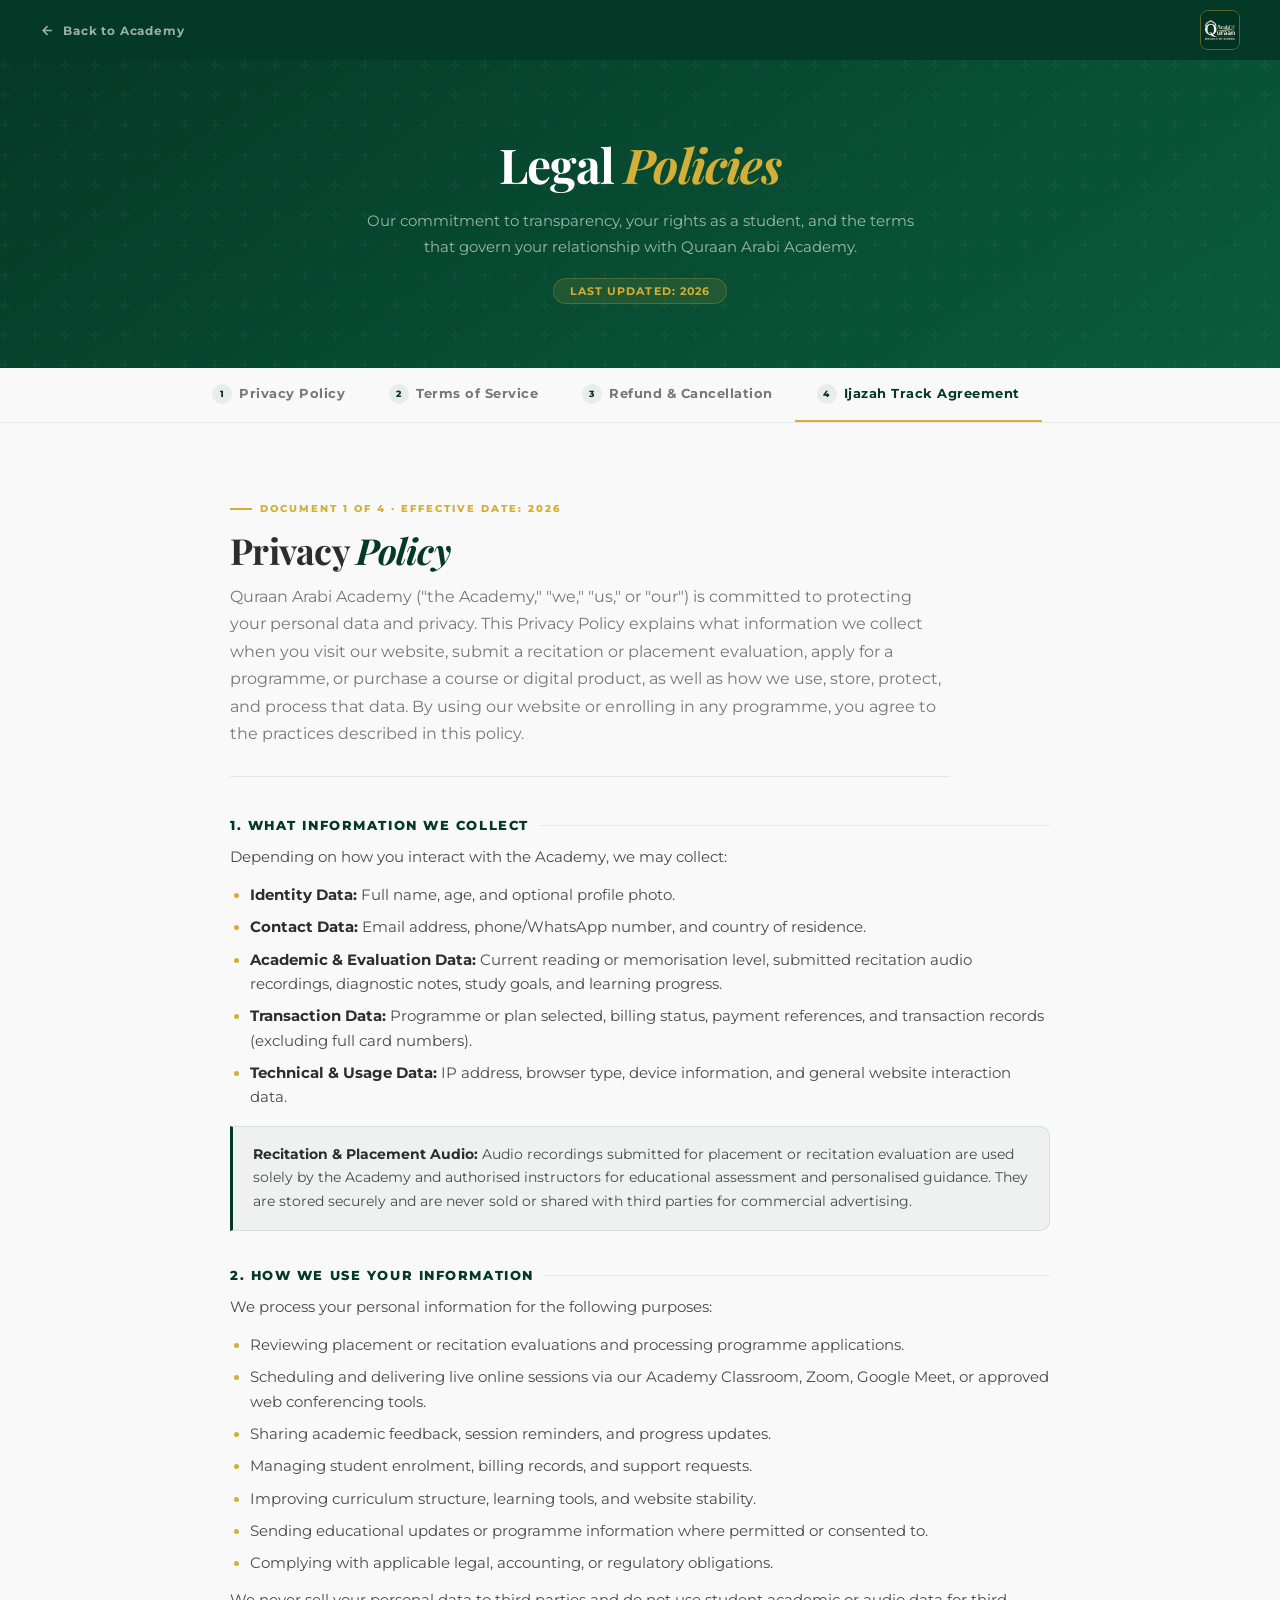
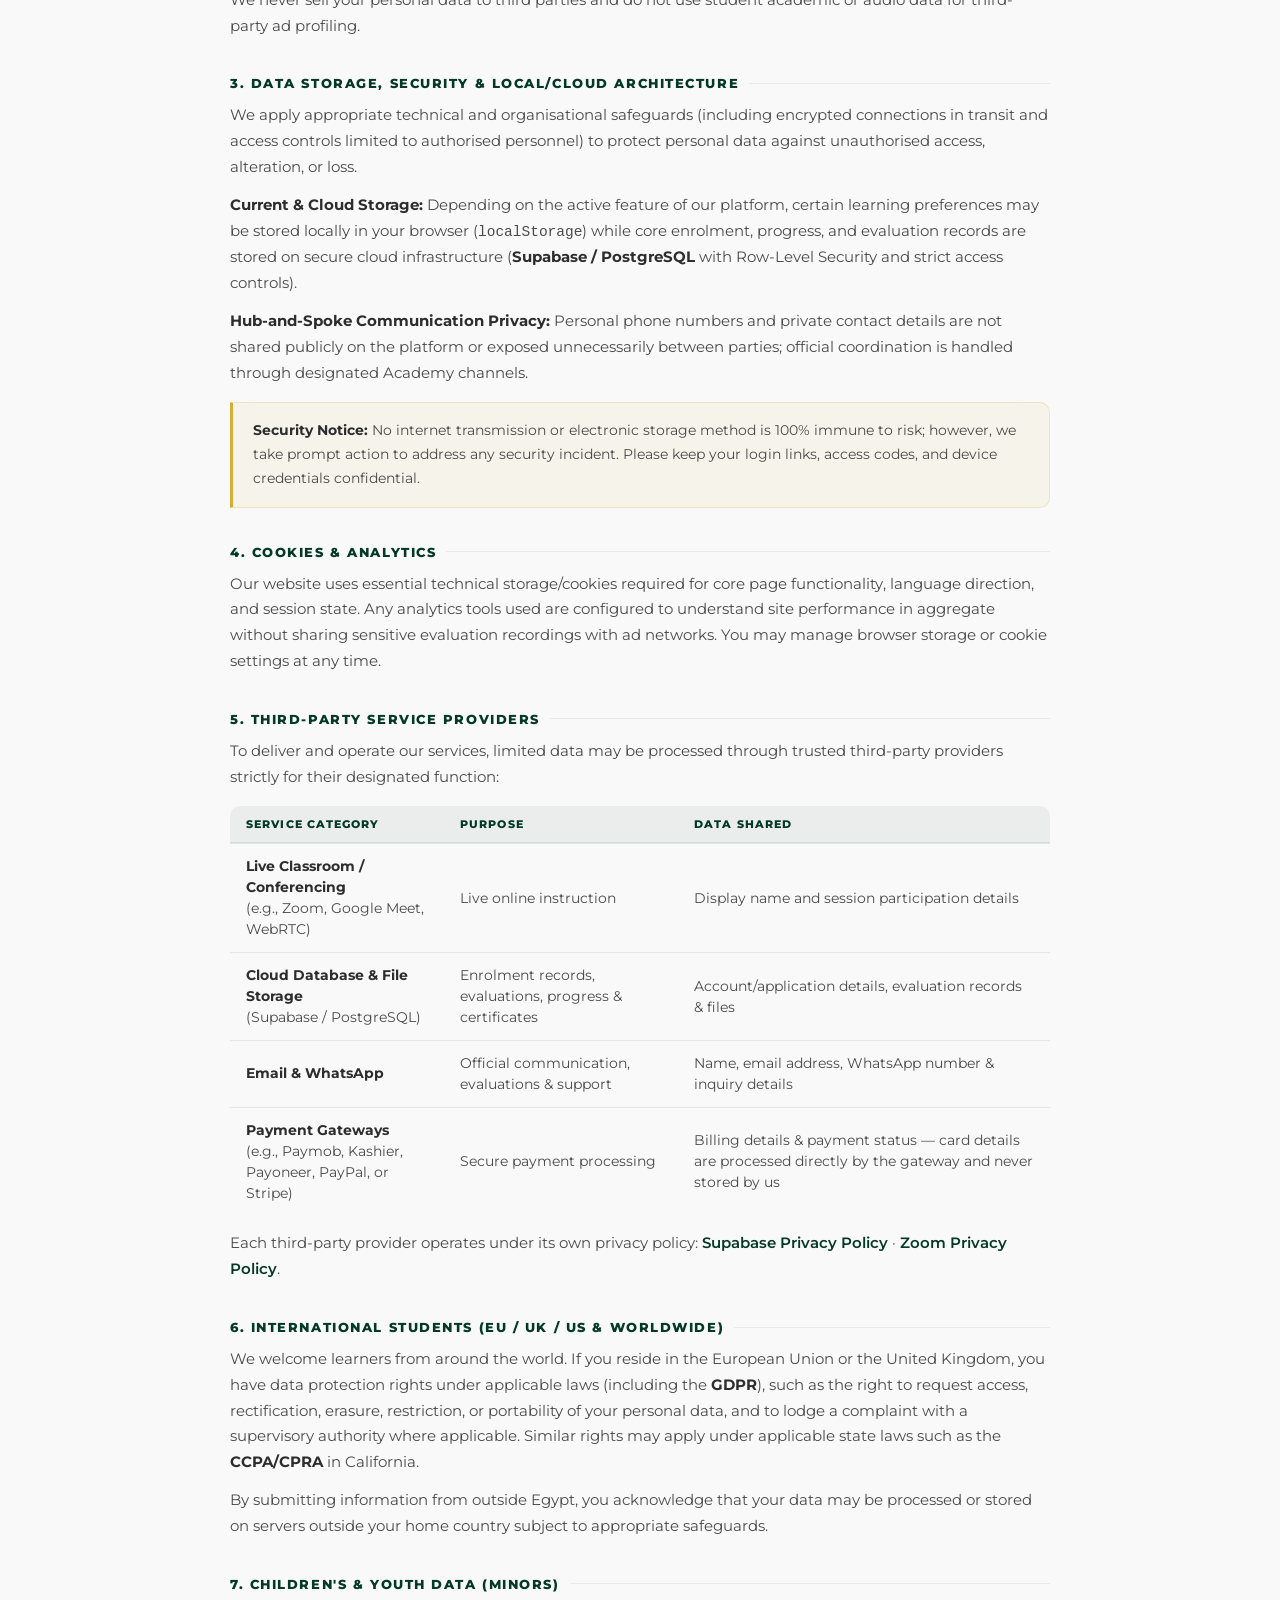
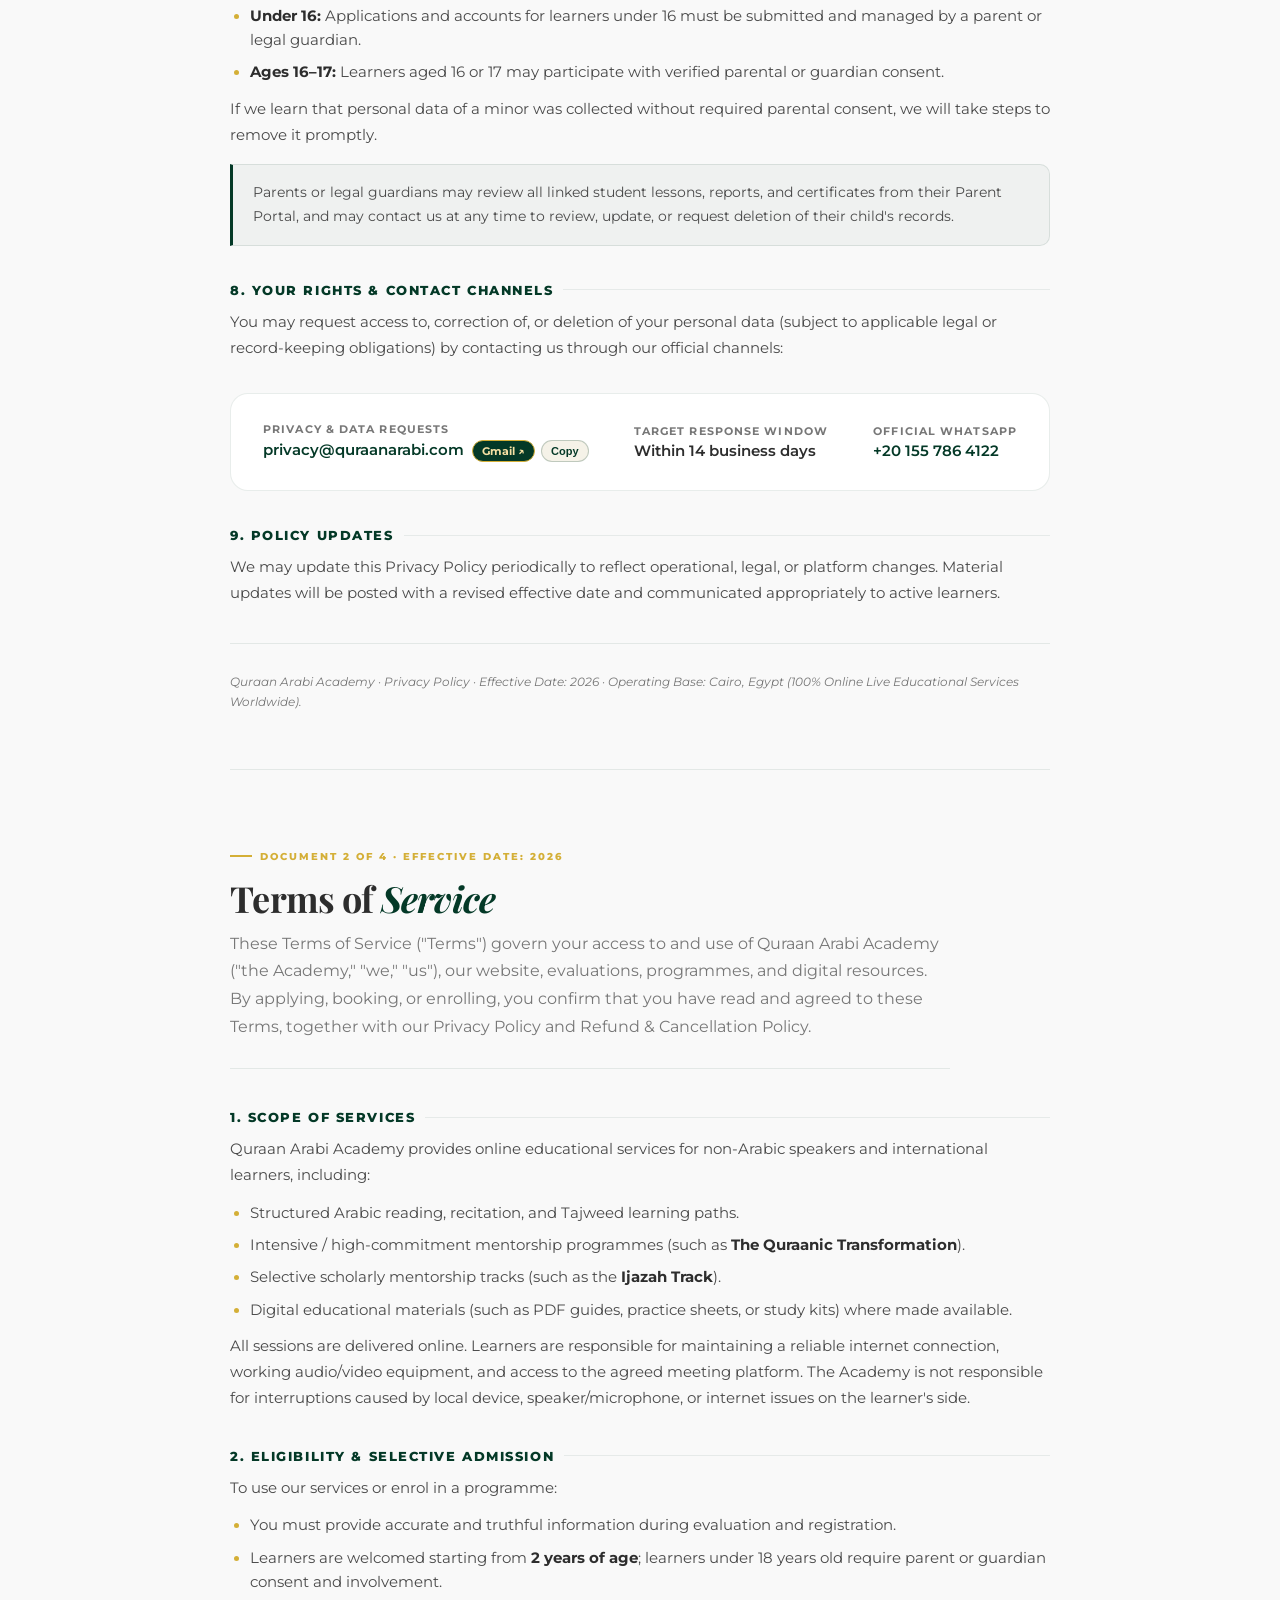
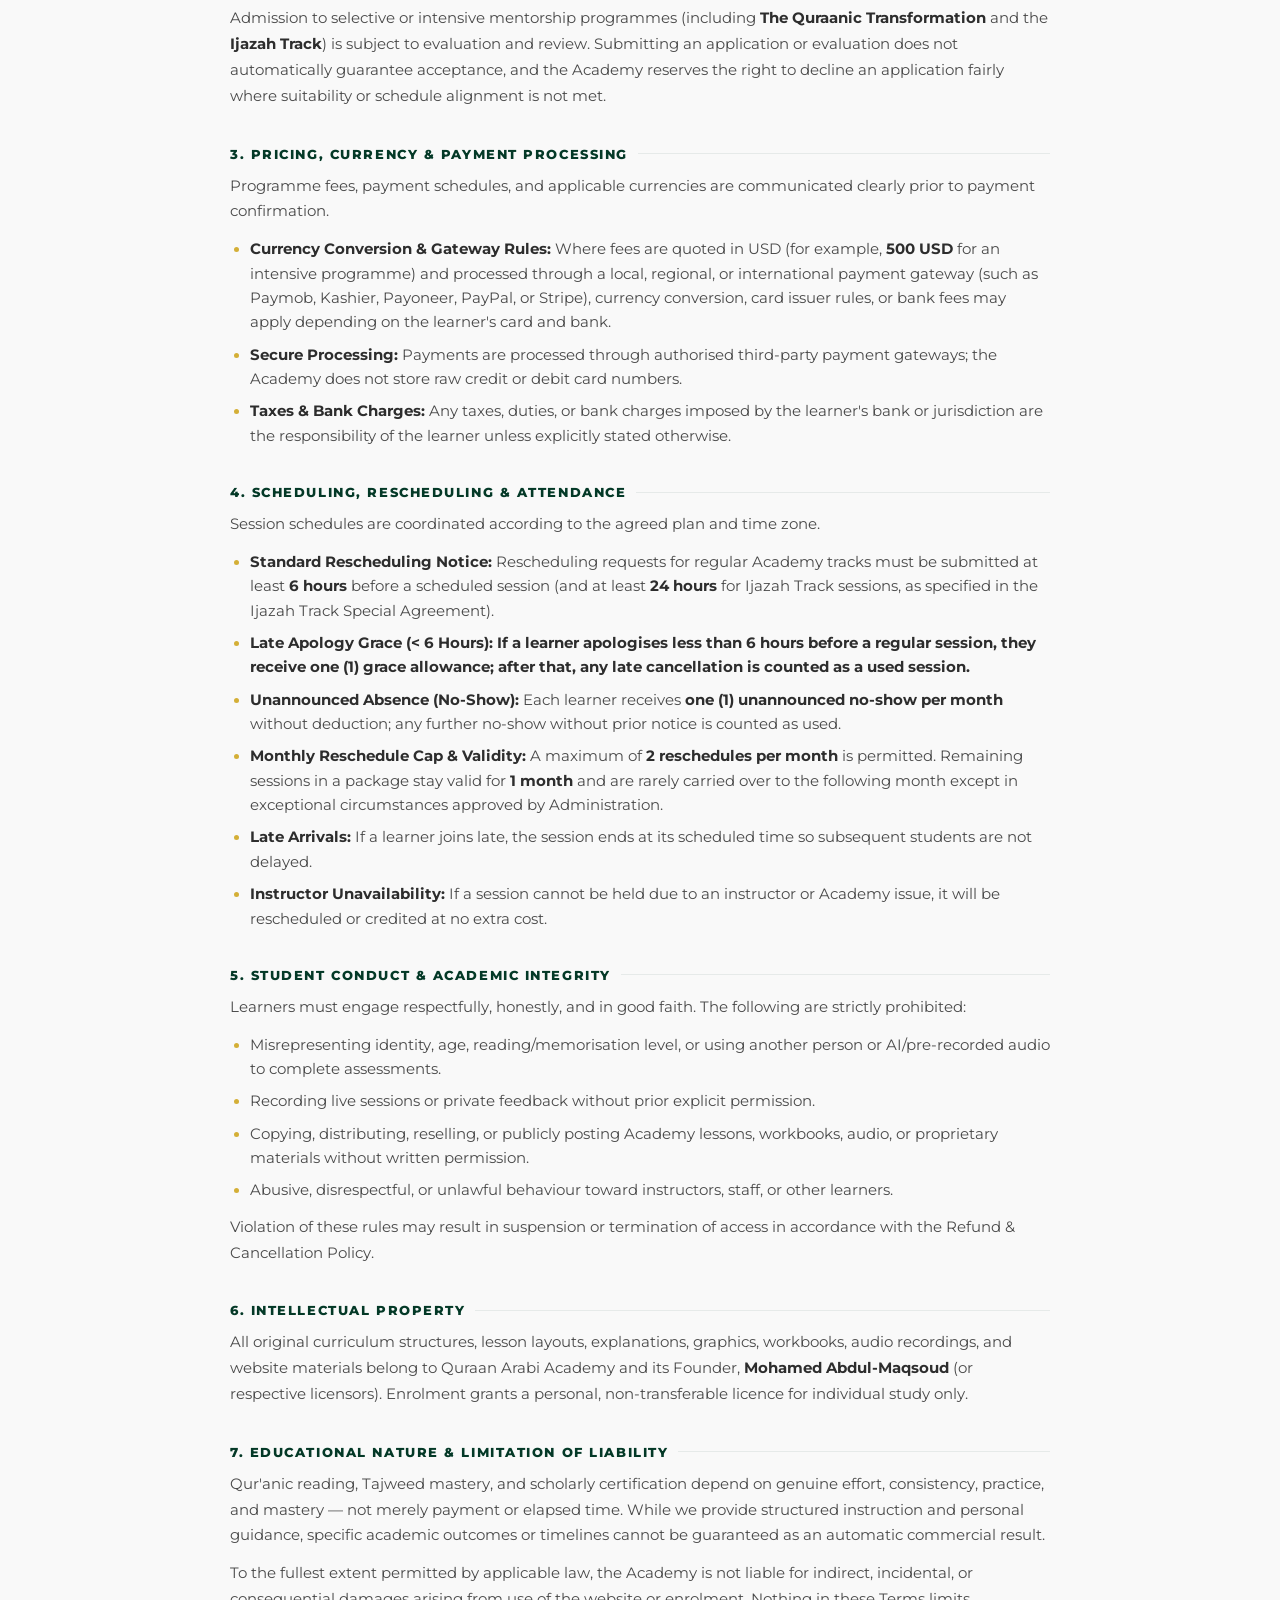
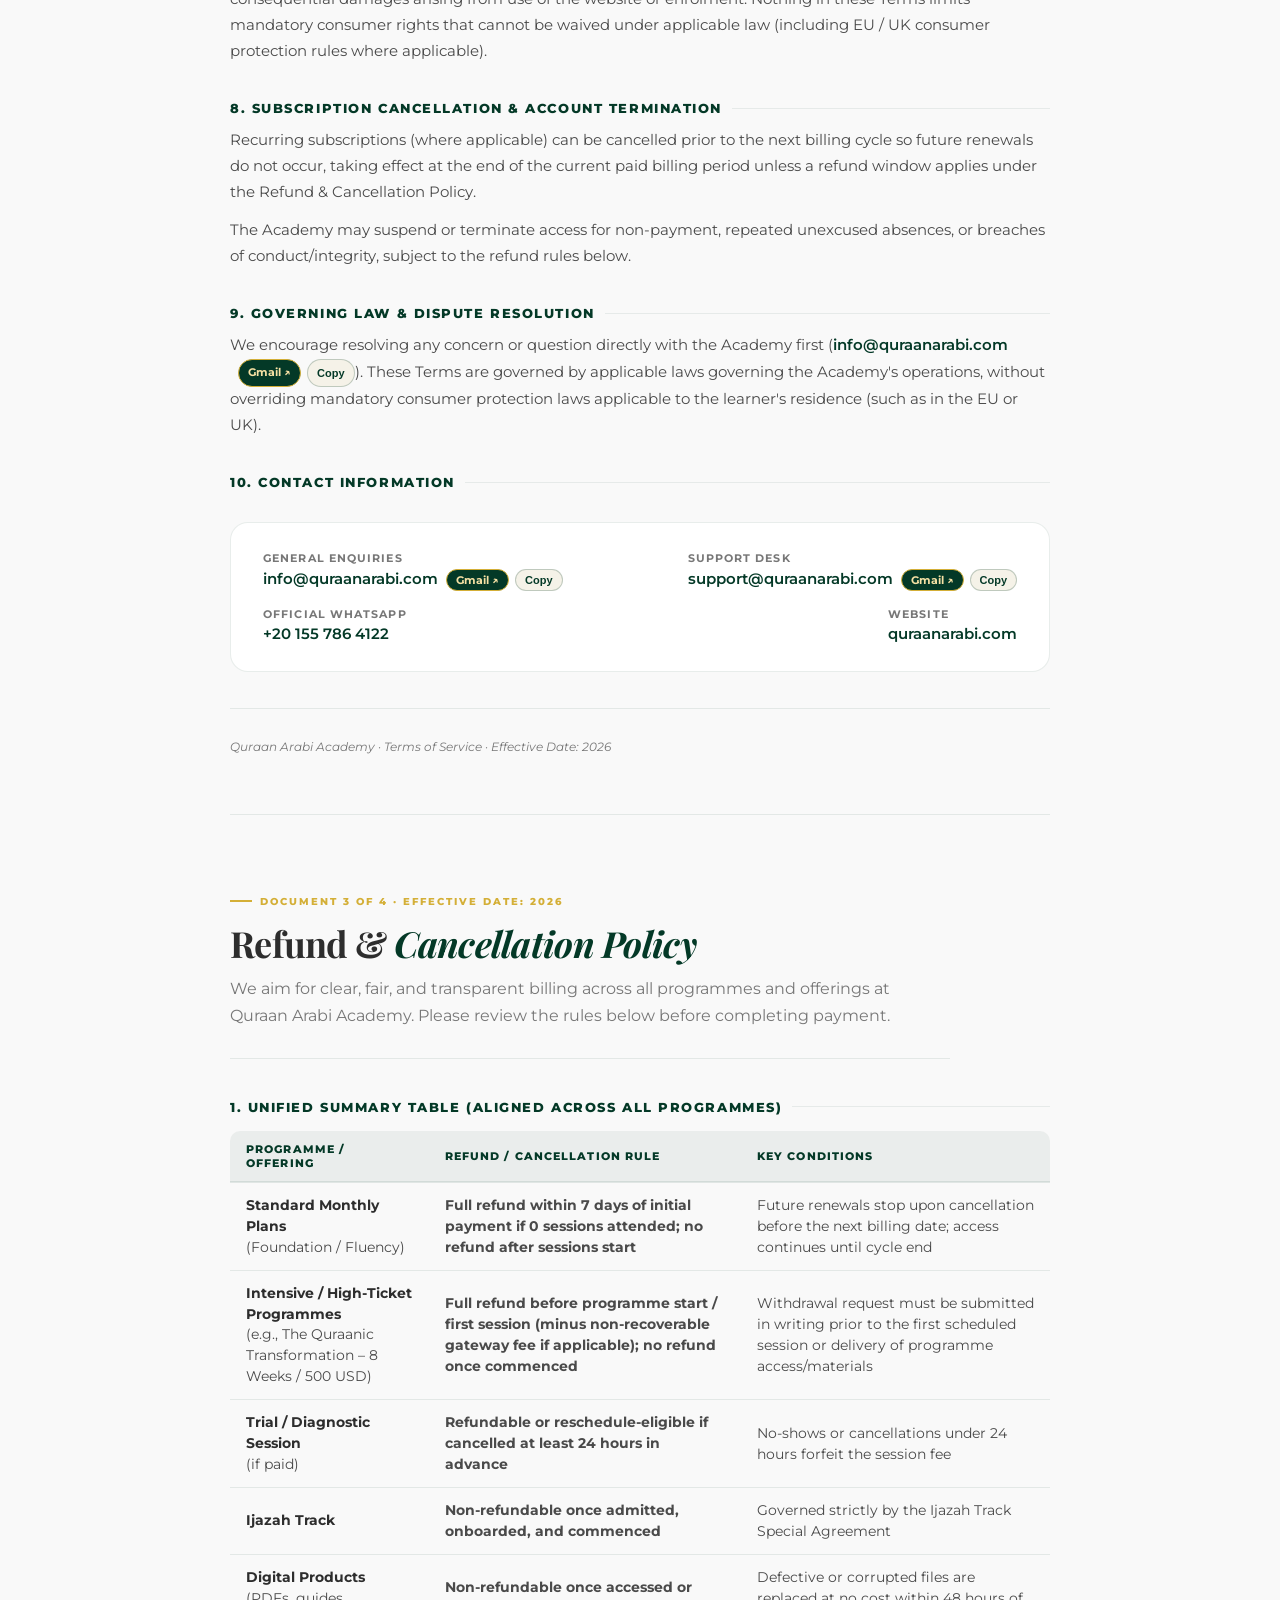
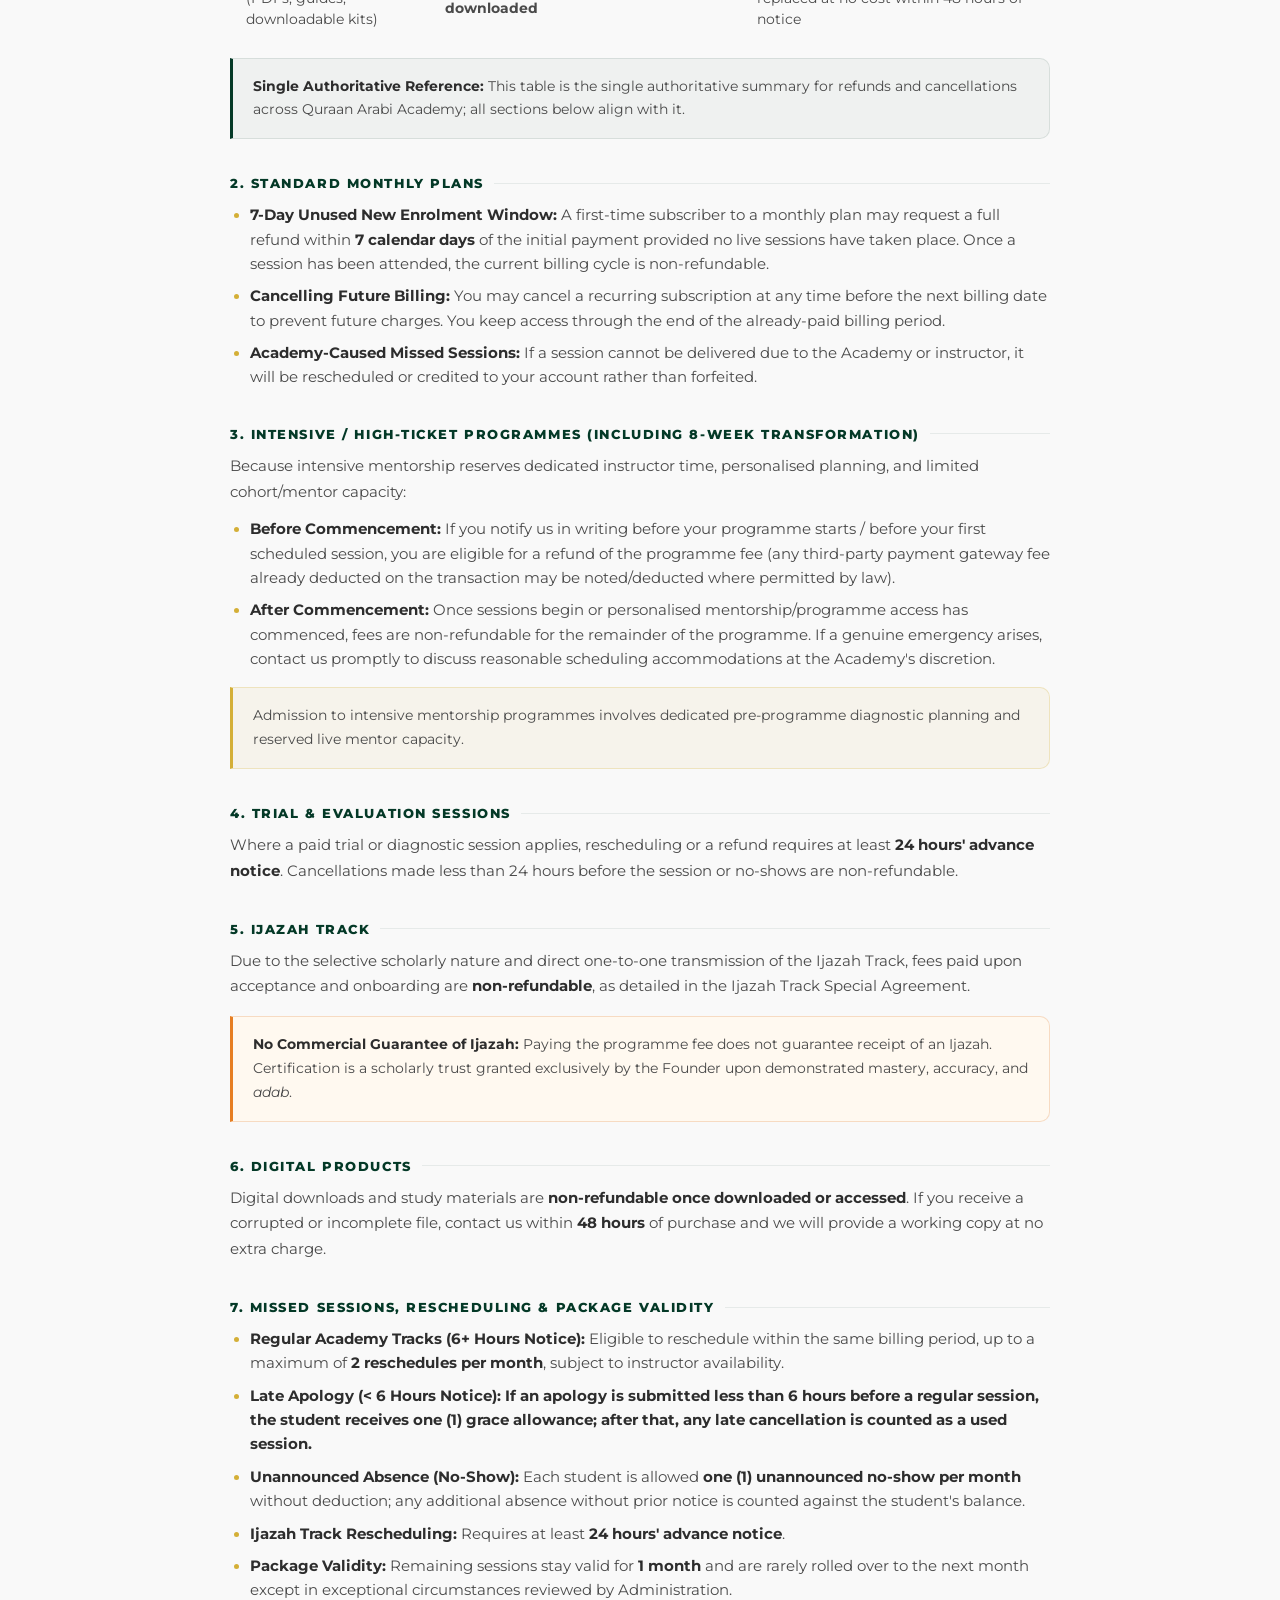
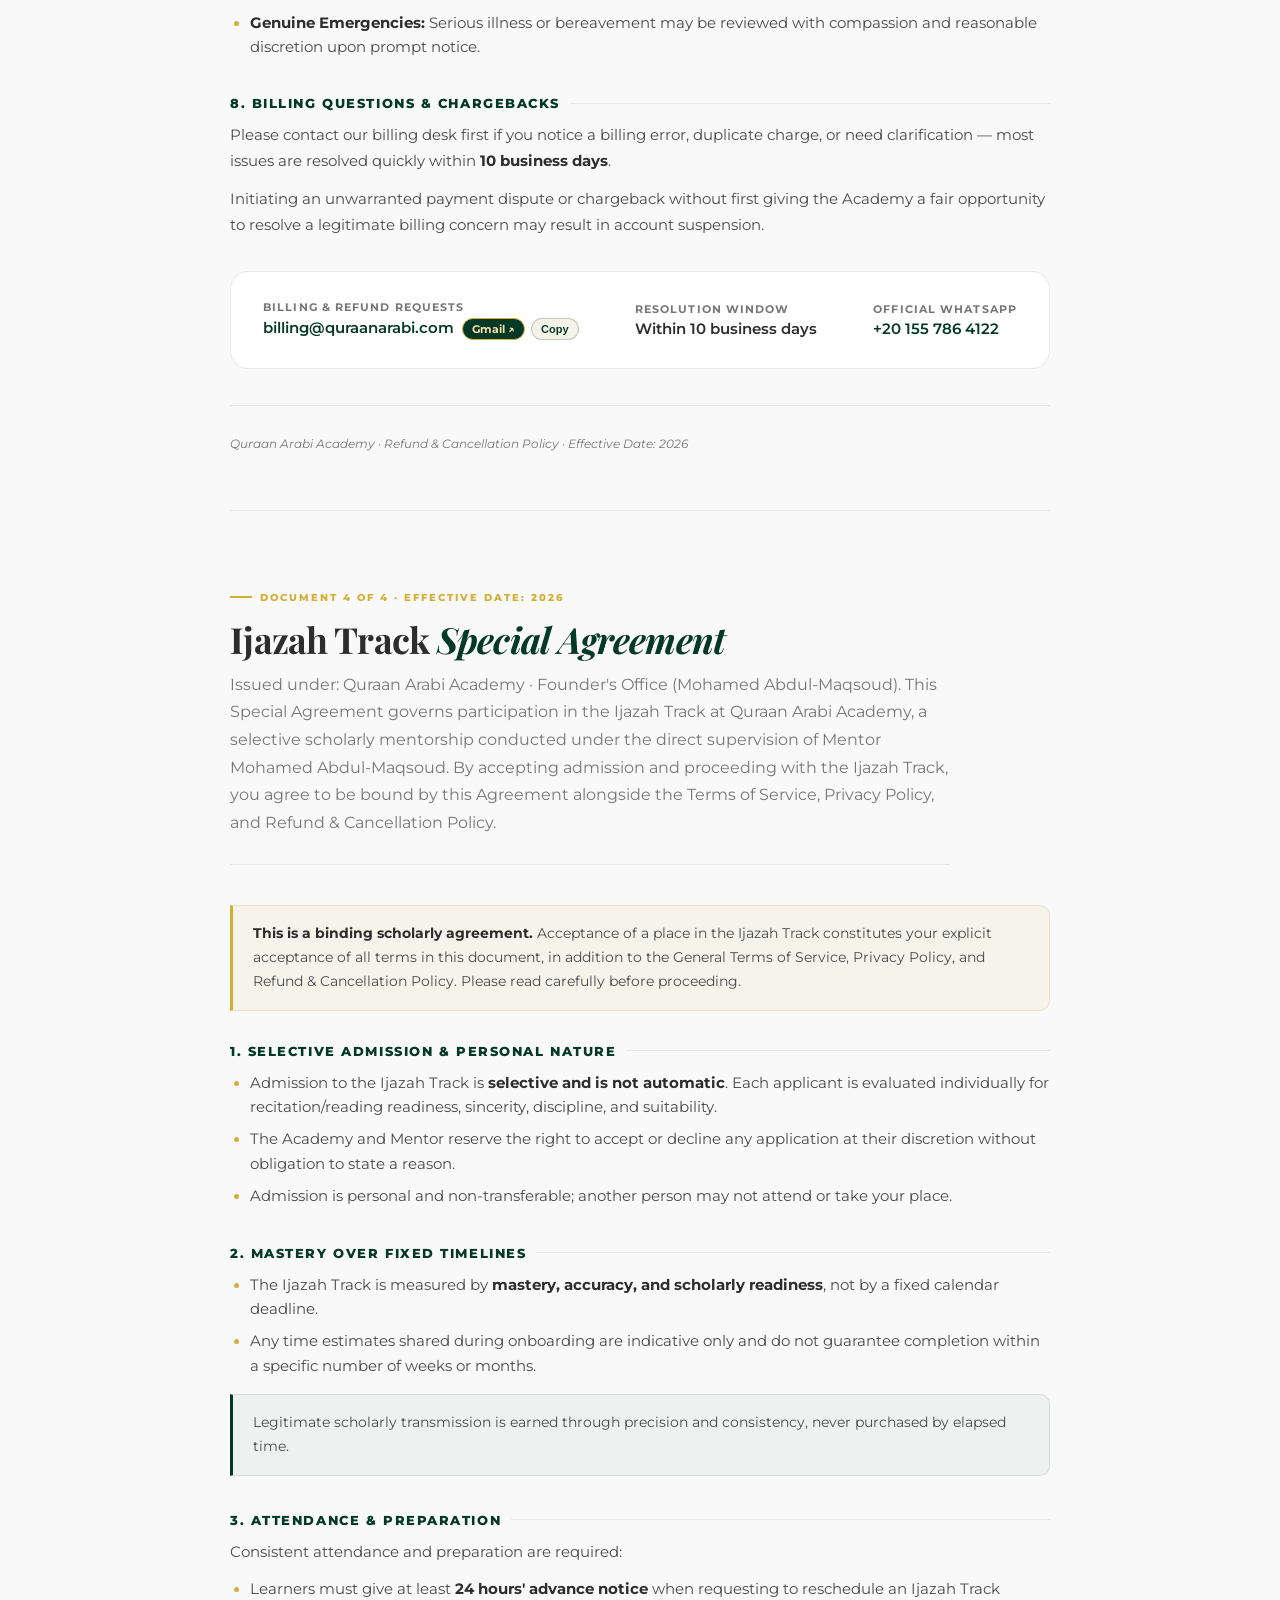
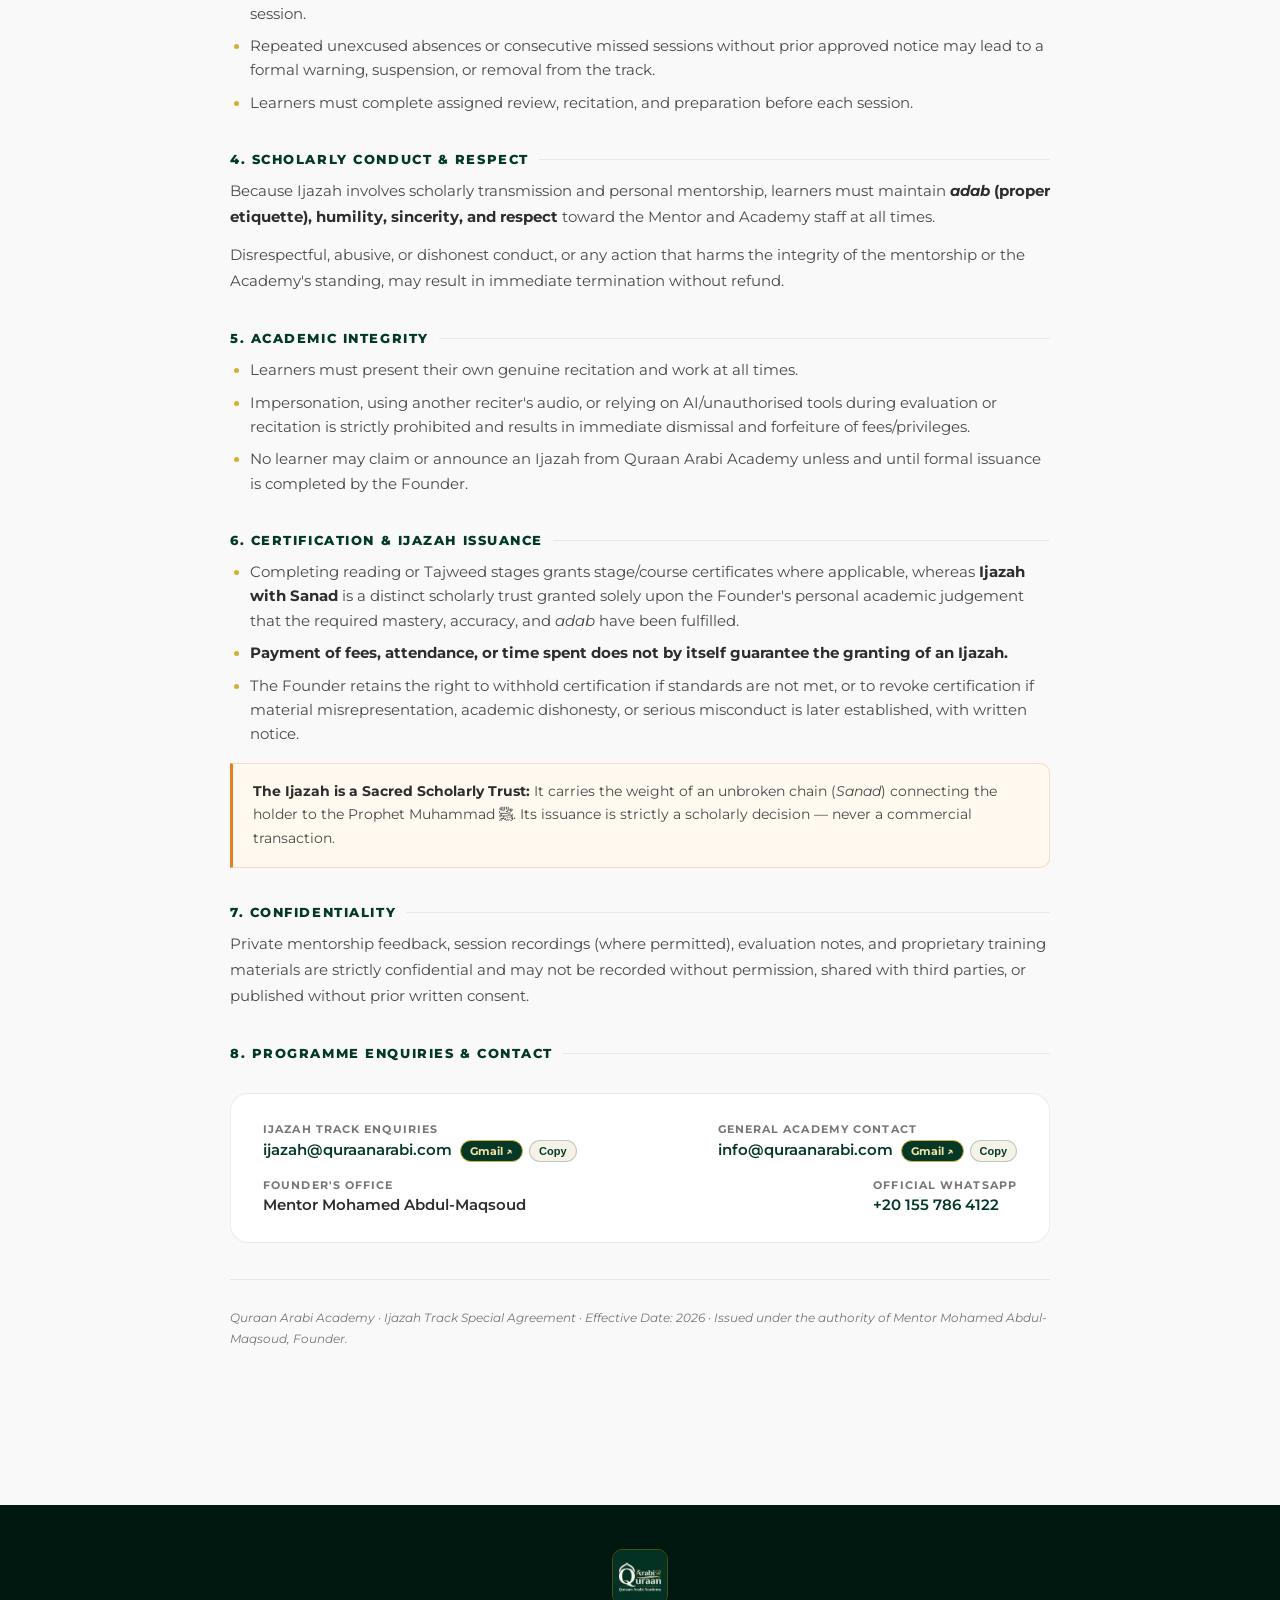
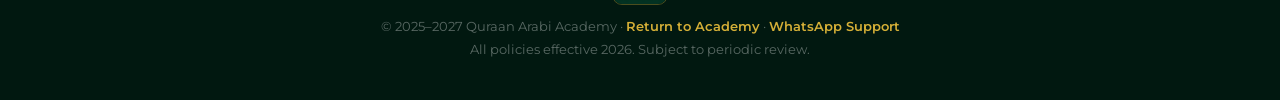
<file: legal.html>
<!DOCTYPE html>
<html lang="en" dir="ltr">
<head>
<meta charset="UTF-8">
<meta name="viewport" content="width=device-width, initial-scale=1.0">
<meta name="theme-color" content="#064E3B">
<link rel="icon" href="favicon.ico" sizes="any">
<link rel="icon" type="image/png" href="assets/icon-192.png">
<link rel="apple-touch-icon" href="assets/apple-touch-icon.png">
<title>Legal Policies — Quraan Arabi Academy</title>
<link rel="preconnect" href="https://fonts.googleapis.com">
<link href="https://fonts.googleapis.com/css2?family=Playfair+Display:ital,wght@0,400;0,600;0,700;1,400&family=Montserrat:wght@300;400;500;600;700&display=swap" rel="stylesheet">
<style>
:root {
  --emerald:      #043927;
  --emerald-mid:  #0a5c3d;
  --gold:         #D4AF37;
  --gold-light:   #e8c84a;
  --bone:         #F9F9F9;
  --bone-dark:    #f0f0eb;
  --white:        #ffffff;
  --charcoal:     #2D2D2D;
  --charcoal-mid: #4a4a4a;
  --charcoal-lite:#777;
  --border:       rgba(4,57,39,0.09);
  --radius:       18px;
  --radius-sm:    10px;
  --ease:         cubic-bezier(0.4,0,0.2,1);
  --t:            all 0.28s var(--ease);
}
*,*::before,*::after { box-sizing: border-box; margin: 0; padding: 0; }
html { scroll-behavior: smooth; }
body {
  font-family: 'Montserrat', sans-serif;
  background: var(--bone);
  color: var(--charcoal);
  -webkit-font-smoothing: antialiased;
  overflow-x: hidden;
}
a { color: var(--emerald); text-decoration: none; font-weight: 600; }
a:hover { color: var(--emerald-mid); text-decoration: underline; }

/* ── TOP BAR ── */
.top-bar {
  background: var(--emerald);
  padding: 10px 40px;
  display: flex; align-items: center; justify-content: space-between;
}
.back-link {
  display: inline-flex; align-items: center; gap: 8px;
  font-size: 12px; font-weight: 700; letter-spacing: 0.07em;
  color: rgba(255,255,255,0.6); transition: var(--t);
}
.back-link:hover { color: var(--gold); text-decoration: none; }
.back-link svg { transition: var(--t); }
.back-link:hover svg { transform: translateX(-3px); }
.top-logo {
  display: flex; align-items: center; gap: 10px;
  text-decoration: none;
}
.top-logo-mark {
  width: 34px; height: 34px; background: rgba(255,255,255,0.12);
  border-radius: 9px; display: flex; align-items: center; justify-content: center;
  font-size: 18px; color: var(--gold);
}
.top-logo-name {
  font-family: 'Playfair Display', serif;
  font-size: 14px; font-weight: 700; color: rgba(255,255,255,0.8);
}

/* ── HERO ── */
.legal-hero {
  background: linear-gradient(145deg, var(--emerald) 0%, #0a5c3d 100%);
  padding: 72px 40px 64px;
  text-align: center; position: relative; overflow: hidden;
}
.legal-hero::before {
  content: ''; position: absolute; inset: 0;
  background-image: url("data:image/svg+xml,%3Csvg width='60' height='60' viewBox='0 0 60 60' xmlns='http://www.w3.org/2000/svg'%3E%3Cg fill='%23D4AF37' fill-opacity='0.05'%3E%3Cpath d='M36 34v-4h-2v4h-4v2h4v4h2v-4h4v-2h-4zm0-30V0h-2v4h-4v2h4v4h2V6h4V4h-4zM6 34v-4H4v4H0v2h4v4h2v-4h4v-2H6zM6 4V0H4v4H0v2h4v4h2V6h4V4H6z'/%3E%3C/g%3E%3C/svg%3E");
}
.legal-hero-inner { position: relative; z-index: 2; }
.legal-hero h1 {
  font-family: 'Playfair Display', serif;
  font-size: clamp(28px, 4vw, 48px);
  font-weight: 700; color: var(--white);
  margin-bottom: 12px; letter-spacing: -0.02em;
}
.legal-hero h1 em { color: var(--gold); font-style: italic; }
.legal-hero p {
  font-size: 15px; color: rgba(255,255,255,0.6);
  max-width: 560px; margin: 0 auto; line-height: 1.72;
}
.legal-hero .updated {
  display: inline-block; margin-top: 18px;
  background: rgba(212,175,55,0.12); border: 1px solid rgba(212,175,55,0.25);
  border-radius: 30px; padding: 5px 16px;
  font-size: 11px; font-weight: 700; letter-spacing: 0.1em;
  text-transform: uppercase; color: var(--gold);
}

/* ── STICKY NAV ── */
.legal-nav {
  position: sticky; top: 0; z-index: 800;
  background: rgba(249,249,249,0.95);
  backdrop-filter: blur(16px);
  border-bottom: 1px solid var(--border);
  padding: 0 40px;
  overflow-x: auto; scrollbar-width: none;
}
.legal-nav::-webkit-scrollbar { display: none; }
.legal-nav-inner {
  display: flex; gap: 0;
  max-width: 900px; margin: 0 auto;
}
.legal-nav a {
  display: inline-flex; align-items: center; gap: 7px;
  padding: 16px 22px;
  font-size: 12.5px; font-weight: 700;
  color: var(--charcoal-lite); letter-spacing: 0.04em;
  border-bottom: 2.5px solid transparent;
  transition: var(--t); white-space: nowrap; text-decoration: none;
}
.legal-nav a:hover { color: var(--emerald); border-bottom-color: var(--emerald); }
.legal-nav a.active { color: var(--emerald); border-bottom-color: var(--gold); }
.nav-num {
  width: 20px; height: 20px; background: rgba(4,57,39,0.07);
  border-radius: 50%; display: flex; align-items: center; justify-content: center;
  font-size: 9px; font-weight: 800; color: var(--emerald); flex-shrink: 0;
}

/* ── LAYOUT ── */
.legal-body {
  max-width: 900px; margin: 0 auto;
  padding: 0 40px 100px;
}

/* ── POLICY BLOCK ── */
.policy-block {
  padding: 72px 0 56px;
  border-bottom: 1px solid var(--border);
  scroll-margin-top: 72px;
}
.policy-block:last-child { border-bottom: none; }

.policy-eyebrow {
  display: inline-flex; align-items: center; gap: 8px;
  font-size: 10px; font-weight: 800; letter-spacing: 0.2em;
  text-transform: uppercase; color: var(--gold); margin-bottom: 14px;
}
.policy-eyebrow::before { content: ''; width: 22px; height: 1.5px; background: var(--gold); }

.policy-title {
  font-family: 'Playfair Display', serif;
  font-size: clamp(24px, 3vw, 36px);
  font-weight: 700; color: var(--charcoal);
  line-height: 1.2; letter-spacing: -0.02em;
  margin-bottom: 10px;
}
.policy-title em { color: var(--emerald); font-style: italic; }

.policy-lead {
  font-size: 15.5px; color: var(--charcoal-lite);
  line-height: 1.78; margin-bottom: 40px; max-width: 720px;
  padding-bottom: 28px;
  border-bottom: 1px solid var(--border);
}

/* ── POLICY SECTIONS ── */
.ps { margin-bottom: 36px; }
.ps-title {
  font-size: 13px; font-weight: 800;
  letter-spacing: 0.12em; text-transform: uppercase;
  color: var(--emerald); margin-bottom: 12px;
  display: flex; align-items: center; gap: 10px;
}
.ps-title::after { content: ''; flex: 1; height: 1px; background: rgba(4,57,39,0.08); }
.ps p {
  font-size: 14.5px; color: var(--charcoal-mid);
  line-height: 1.78; margin-bottom: 12px;
}
.ps p:last-child { margin-bottom: 0; }
.ps ul, .ps ol {
  margin: 10px 0 12px 20px;
  display: flex; flex-direction: column; gap: 8px;
}
.ps ul li, .ps ol li {
  font-size: 14.5px; color: var(--charcoal-mid); line-height: 1.68;
}
.ps ul li::marker { color: var(--gold); }
.ps ol li::marker { color: var(--emerald); font-weight: 700; }

/* Info box */
.info-box {
  background: rgba(4,57,39,0.04);
  border: 1px solid rgba(4,57,39,0.1);
  border-left: 3px solid var(--emerald);
  border-radius: 0 var(--radius-sm) var(--radius-sm) 0;
  padding: 16px 20px; margin: 16px 0;
  font-size: 14px; color: var(--charcoal-mid); line-height: 1.7;
}
.warning-box {
  background: rgba(212,175,55,0.07);
  border: 1px solid rgba(212,175,55,0.25);
  border-left: 3px solid var(--gold);
  border-radius: 0 var(--radius-sm) var(--radius-sm) 0;
  padding: 16px 20px; margin: 16px 0;
  font-size: 14px; color: var(--charcoal-mid); line-height: 1.7;
}
.alert-box {
  background: #fff9f0;
  border: 1px solid rgba(212,100,10,0.2);
  border-left: 3px solid #e67e22;
  border-radius: 0 var(--radius-sm) var(--radius-sm) 0;
  padding: 16px 20px; margin: 16px 0;
  font-size: 14px; color: var(--charcoal-mid); line-height: 1.7;
}
strong { color: var(--charcoal); font-weight: 700; }

/* Contact strip */
.contact-strip {
  background: var(--white);
  border: 1px solid var(--border);
  border-radius: var(--radius);
  padding: 28px 32px;
  margin-top: 32px;
  display: flex; align-items: center; justify-content: space-between;
  flex-wrap: wrap; gap: 16px;
}
.cs-label { font-size: 11px; font-weight: 700; letter-spacing: 0.1em; text-transform: uppercase; color: var(--charcoal-lite); margin-bottom: 4px; }
.cs-val { font-size: 14.5px; font-weight: 600; color: var(--charcoal); }
.cs-val a { color: var(--emerald); }

/* Signature line */
.sig-line {
  margin-top: 36px; padding-top: 28px;
  border-top: 1px solid var(--border);
  font-size: 12px; color: var(--charcoal-lite);
  font-style: italic; line-height: 1.7;
}

/* Table */
.table-wrap {
  width: 100%;
  overflow-x: auto;
  -webkit-overflow-scrolling: touch;
  margin: 16px 0;
  border-radius: var(--radius-sm);
}
.legal-table {
  width: 100%; border-collapse: collapse; margin: 0;
  font-size: 13.5px;
}
.legal-table th {
  background: rgba(4,57,39,0.06);
  color: var(--emerald); font-size: 11px; font-weight: 800;
  letter-spacing: 0.1em; text-transform: uppercase;
  padding: 11px 16px; text-align: left;
  border-bottom: 2px solid rgba(4,57,39,0.1);
}
.legal-table td {
  padding: 12px 16px; color: var(--charcoal-mid);
  border-bottom: 1px solid var(--border); line-height: 1.55;
}
.legal-table tr:last-child td { border-bottom: none; }
.legal-table tr:hover td { background: rgba(4,57,39,0.02); }
.td-yes { color: #0f7a52; font-weight: 700; }
.td-no  { color: #c0392b; font-weight: 700; }
.td-cond { color: #d68910; font-weight: 700; }

/* Footer */
.legal-footer {
  background: #011810;
  padding: 44px 40px;
  text-align: center;
  color: rgba(255,255,255,0.35);
  font-size: 12.5px;
}
.legal-footer a { color: var(--gold); }
.legal-footer .lf-logo {
  display: flex; align-items: center; justify-content: center; gap: 10px;
  margin-bottom: 14px;
}
.legal-footer .lf-mark {
  width: 36px; height: 36px;
  background: var(--emerald); border-radius: 9px;
  display: flex; align-items: center; justify-content: center;
  font-size: 18px; color: var(--gold);
}
.legal-footer .lf-name {
  font-family: 'Playfair Display', serif;
  font-size: 15px; font-weight: 700; color: rgba(255,255,255,0.65);
}

@media (max-width: 768px) {
  .legal-body { padding: 0 20px 80px; }
  .top-bar { padding: 10px 20px; }
  .legal-hero { padding: 52px 20px 44px; }
  .legal-nav { padding: 0 20px; }
  .contact-strip { flex-direction: column; gap: 12px; }
}
</style>
</head>
<body>

<!-- TOP BAR -->
<div class="top-bar">
  <a href="index.html" class="back-link">
    <svg width="15" height="15" fill="none" stroke="currentColor" stroke-width="2.5" viewBox="0 0 24 24"><path d="M19 12H5M12 5l-7 7 7 7"/></svg>
    Back to Academy
  </a>
  <a href="index.html" class="top-logo">
    <img src="assets/logo-dark.png" alt="Quraan Arabi Academy" style="height:40px;width:auto;border-radius:8px;border:1px solid rgba(212,175,55,0.4);">
  </a>
</div>

<!-- HERO -->
<div class="legal-hero">
  <div class="legal-hero-inner">
    <h1>Legal <em>Policies</em></h1>
    <p>Our commitment to transparency, your rights as a student, and the terms that govern your relationship with Quraan Arabi Academy.</p>
    <div class="updated">Last Updated: 2026</div>
  </div>
</div>

<!-- STICKY NAV -->
<nav class="legal-nav">
  <div class="legal-nav-inner">
    <a href="#privacy" class="active"><span class="nav-num">1</span> Privacy Policy</a>
    <a href="#terms"><span class="nav-num">2</span> Terms of Service</a>
    <a href="#refund"><span class="nav-num">3</span> Refund &amp; Cancellation</a>
    <a href="#ijazah-terms"><span class="nav-num">4</span> Ijazah Track Agreement</a>
  </div>
</nav>

<div class="legal-body">

<!-- ════════════════════════════════════
  1. PRIVACY POLICY
════════════════════════════════════ -->
<div class="policy-block" id="privacy">
  <div class="policy-eyebrow">Document 1 of 4 · Effective Date: 2026</div>
  <h2 class="policy-title">Privacy <em>Policy</em></h2>
  <p class="policy-lead">Quraan Arabi Academy ("the Academy," "we," "us," or "our") is committed to protecting your personal data and privacy. This Privacy Policy explains what information we collect when you visit our website, submit a recitation or placement evaluation, apply for a programme, or purchase a course or digital product, as well as how we use, store, protect, and process that data. By using our website or enrolling in any programme, you agree to the practices described in this policy.</p>

  <div class="ps">
    <div class="ps-title">1. What Information We Collect</div>
    <p>Depending on how you interact with the Academy, we may collect:</p>
    <ul>
      <li><strong>Identity Data:</strong> Full name, age, and optional profile photo.</li>
      <li><strong>Contact Data:</strong> Email address, phone/WhatsApp number, and country of residence.</li>
      <li><strong>Academic &amp; Evaluation Data:</strong> Current reading or memorisation level, submitted recitation audio recordings, diagnostic notes, study goals, and learning progress.</li>
      <li><strong>Transaction Data:</strong> Programme or plan selected, billing status, payment references, and transaction records (excluding full card numbers).</li>
      <li><strong>Technical &amp; Usage Data:</strong> IP address, browser type, device information, and general website interaction data.</li>
    </ul>
    <div class="info-box"><strong>Recitation &amp; Placement Audio:</strong> Audio recordings submitted for placement or recitation evaluation are used solely by the Academy and authorised instructors for educational assessment and personalised guidance. They are stored securely and are never sold or shared with third parties for commercial advertising.</div>
  </div>

  <div class="ps">
    <div class="ps-title">2. How We Use Your Information</div>
    <p>We process your personal information for the following purposes:</p>
    <ul>
      <li>Reviewing placement or recitation evaluations and processing programme applications.</li>
      <li>Scheduling and delivering live online sessions via our Academy Classroom, Zoom, Google Meet, or approved web conferencing tools.</li>
      <li>Sharing academic feedback, session reminders, and progress updates.</li>
      <li>Managing student enrolment, billing records, and support requests.</li>
      <li>Improving curriculum structure, learning tools, and website stability.</li>
      <li>Sending educational updates or programme information where permitted or consented to.</li>
      <li>Complying with applicable legal, accounting, or regulatory obligations.</li>
    </ul>
    <p>We never sell your personal data to third parties and do not use student academic or audio data for third-party ad profiling.</p>
  </div>

  <div class="ps">
    <div class="ps-title">3. Data Storage, Security &amp; Local/Cloud Architecture</div>
    <p>We apply appropriate technical and organisational safeguards (including encrypted connections in transit and access controls limited to authorised personnel) to protect personal data against unauthorised access, alteration, or loss.</p>
    <p><strong>Current &amp; Cloud Storage:</strong> Depending on the active feature of our platform, certain learning preferences may be stored locally in your browser (<code>localStorage</code>) while core enrolment, progress, and evaluation records are stored on secure cloud infrastructure (<strong>Supabase / PostgreSQL</strong> with Row-Level Security and strict access controls).</p>
    <p><strong>Hub-and-Spoke Communication Privacy:</strong> Personal phone numbers and private contact details are not shared publicly on the platform or exposed unnecessarily between parties; official coordination is handled through designated Academy channels.</p>
    <div class="warning-box"><strong>Security Notice:</strong> No internet transmission or electronic storage method is 100% immune to risk; however, we take prompt action to address any security incident. Please keep your login links, access codes, and device credentials confidential.</div>
  </div>

  <div class="ps">
    <div class="ps-title">4. Cookies &amp; Analytics</div>
    <p>Our website uses essential technical storage/cookies required for core page functionality, language direction, and session state. Any analytics tools used are configured to understand site performance in aggregate without sharing sensitive evaluation recordings with ad networks. You may manage browser storage or cookie settings at any time.</p>
  </div>

  <div class="ps">
    <div class="ps-title">5. Third-Party Service Providers</div>
    <p>To deliver and operate our services, limited data may be processed through trusted third-party providers strictly for their designated function:</p>
    <div class="table-wrap">
      <table class="legal-table">
        <thead>
          <tr><th>Service Category</th><th>Purpose</th><th>Data Shared</th></tr>
        </thead>
        <tbody>
          <tr><td><strong>Live Classroom / Conferencing</strong><br>(e.g., Zoom, Google Meet, WebRTC)</td><td>Live online instruction</td><td>Display name and session participation details</td></tr>
          <tr><td><strong>Cloud Database &amp; File Storage</strong><br>(Supabase / PostgreSQL)</td><td>Enrolment records, evaluations, progress &amp; certificates</td><td>Account/application details, evaluation records &amp; files</td></tr>
          <tr><td><strong>Email &amp; WhatsApp</strong></td><td>Official communication, evaluations &amp; support</td><td>Name, email address, WhatsApp number &amp; inquiry details</td></tr>
          <tr><td><strong>Payment Gateways</strong><br>(e.g., Paymob, Kashier, Payoneer, PayPal, or Stripe)</td><td>Secure payment processing</td><td>Billing details &amp; payment status — card details are processed directly by the gateway and never stored by us</td></tr>
        </tbody>
      </table>
    </div>
    <p>Each third-party provider operates under its own privacy policy: <a href="https://supabase.com/privacy" target="_blank" rel="noopener">Supabase Privacy Policy</a> · <a href="https://zoom.us/privacy" target="_blank" rel="noopener">Zoom Privacy Policy</a>.</p>
  </div>

  <div class="ps">
    <div class="ps-title">6. International Students (EU / UK / US &amp; Worldwide)</div>
    <p>We welcome learners from around the world. If you reside in the European Union or the United Kingdom, you have data protection rights under applicable laws (including the <strong>GDPR</strong>), such as the right to request access, rectification, erasure, restriction, or portability of your personal data, and to lodge a complaint with a supervisory authority where applicable. Similar rights may apply under applicable state laws such as the <strong>CCPA/CPRA</strong> in California.</p>
    <p>By submitting information from outside Egypt, you acknowledge that your data may be processed or stored on servers outside your home country subject to appropriate safeguards.</p>
  </div>

  <div class="ps">
    <div class="ps-title">7. Children's &amp; Youth Data (Minors)</div>
    <ul>
      <li><strong>Under 16:</strong> Applications and accounts for learners under 16 must be submitted and managed by a parent or legal guardian.</li>
      <li><strong>Ages 16–17:</strong> Learners aged 16 or 17 may participate with verified parental or guardian consent.</li>
    </ul>
    <p>If we learn that personal data of a minor was collected without required parental consent, we will take steps to remove it promptly.</p>
    <div class="info-box">Parents or legal guardians may review all linked student lessons, reports, and certificates from their Parent Portal, and may contact us at any time to review, update, or request deletion of their child's records.</div>
  </div>

  <div class="ps">
    <div class="ps-title">8. Your Rights &amp; Contact Channels</div>
    <p>You may request access to, correction of, or deletion of your personal data (subject to applicable legal or record-keeping obligations) by contacting us through our official channels:</p>
    <div class="contact-strip">
      <div><div class="cs-label">Privacy &amp; Data Requests</div><div class="cs-val"><a href="mailto:privacy@quraanarabi.com">privacy@quraanarabi.com</a></div></div>
      <div><div class="cs-label">Target Response Window</div><div class="cs-val">Within 14 business days</div></div>
      <div><div class="cs-label">Official WhatsApp</div><div class="cs-val"><a href="https://wa.me/201557864122" target="_blank" rel="noopener">+20 155 786 4122</a></div></div>
    </div>
  </div>

  <div class="ps">
    <div class="ps-title">9. Policy Updates</div>
    <p>We may update this Privacy Policy periodically to reflect operational, legal, or platform changes. Material updates will be posted with a revised effective date and communicated appropriately to active learners.</p>
  </div>

  <div class="sig-line">Quraan Arabi Academy · Privacy Policy · Effective Date: 2026 · Operating Base: Cairo, Egypt (100% Online Live Educational Services Worldwide).</div>
</div>


<!-- ════════════════════════════════════
  2. TERMS OF SERVICE
════════════════════════════════════ -->
<div class="policy-block" id="terms">
  <div class="policy-eyebrow">Document 2 of 4 · Effective Date: 2026</div>
  <h2 class="policy-title">Terms of <em>Service</em></h2>
  <p class="policy-lead">These Terms of Service ("Terms") govern your access to and use of Quraan Arabi Academy ("the Academy," "we," "us"), our website, evaluations, programmes, and digital resources. By applying, booking, or enrolling, you confirm that you have read and agreed to these Terms, together with our Privacy Policy and Refund &amp; Cancellation Policy.</p>

  <div class="ps">
    <div class="ps-title">1. Scope of Services</div>
    <p>Quraan Arabi Academy provides online educational services for non-Arabic speakers and international learners, including:</p>
    <ul>
      <li>Structured Arabic reading, recitation, and Tajweed learning paths.</li>
      <li>Intensive / high-commitment mentorship programmes (such as <strong>The Quraanic Transformation</strong>).</li>
      <li>Selective scholarly mentorship tracks (such as the <strong>Ijazah Track</strong>).</li>
      <li>Digital educational materials (such as PDF guides, practice sheets, or study kits) where made available.</li>
    </ul>
    <p>All sessions are delivered online. Learners are responsible for maintaining a reliable internet connection, working audio/video equipment, and access to the agreed meeting platform. The Academy is not responsible for interruptions caused by local device, speaker/microphone, or internet issues on the learner's side.</p>
  </div>

  <div class="ps">
    <div class="ps-title">2. Eligibility &amp; Selective Admission</div>
    <p>To use our services or enrol in a programme:</p>
    <ul>
      <li>You must provide accurate and truthful information during evaluation and registration.</li>
      <li>Learners are welcomed starting from <strong>2 years of age</strong>; learners under 18 years old require parent or guardian consent and involvement.</li>
    </ul>
    <p>Admission to selective or intensive mentorship programmes (including <strong>The Quraanic Transformation</strong> and the <strong>Ijazah Track</strong>) is subject to evaluation and review. Submitting an application or evaluation does not automatically guarantee acceptance, and the Academy reserves the right to decline an application fairly where suitability or schedule alignment is not met.</p>
  </div>

  <div class="ps">
    <div class="ps-title">3. Pricing, Currency &amp; Payment Processing</div>
    <p>Programme fees, payment schedules, and applicable currencies are communicated clearly prior to payment confirmation.</p>
    <ul>
      <li><strong>Currency Conversion &amp; Gateway Rules:</strong> Where fees are quoted in USD (for example, <strong>500 USD</strong> for an intensive programme) and processed through a local, regional, or international payment gateway (such as Paymob, Kashier, Payoneer, PayPal, or Stripe), currency conversion, card issuer rules, or bank fees may apply depending on the learner's card and bank.</li>
      <li><strong>Secure Processing:</strong> Payments are processed through authorised third-party payment gateways; the Academy does not store raw credit or debit card numbers.</li>
      <li><strong>Taxes &amp; Bank Charges:</strong> Any taxes, duties, or bank charges imposed by the learner's bank or jurisdiction are the responsibility of the learner unless explicitly stated otherwise.</li>
    </ul>
  </div>

  <div class="ps">
    <div class="ps-title">4. Scheduling, Rescheduling &amp; Attendance</div>
    <p>Session schedules are coordinated according to the agreed plan and time zone.</p>
    <ul>
      <li><strong>Standard Rescheduling Notice:</strong> Rescheduling requests for regular Academy tracks must be submitted at least <strong>6 hours</strong> before a scheduled session (and at least <strong>24 hours</strong> for Ijazah Track sessions, as specified in the Ijazah Track Special Agreement).</li>
      <li><strong>Late Apology Grace (&lt; 6 Hours):</strong> <strong>If a learner apologises less than 6 hours before a regular session, they receive one (1) grace allowance; after that, any late cancellation is counted as a used session.</strong></li>
      <li><strong>Unannounced Absence (No-Show):</strong> Each learner receives <strong>one (1) unannounced no-show per month</strong> without deduction; any further no-show without prior notice is counted as used.</li>
      <li><strong>Monthly Reschedule Cap &amp; Validity:</strong> A maximum of <strong>2 reschedules per month</strong> is permitted. Remaining sessions in a package stay valid for <strong>1 month</strong> and are rarely carried over to the following month except in exceptional circumstances approved by Administration.</li>
      <li><strong>Late Arrivals:</strong> If a learner joins late, the session ends at its scheduled time so subsequent students are not delayed.</li>
      <li><strong>Instructor Unavailability:</strong> If a session cannot be held due to an instructor or Academy issue, it will be rescheduled or credited at no extra cost.</li>
    </ul>
  </div>

  <div class="ps">
    <div class="ps-title">5. Student Conduct &amp; Academic Integrity</div>
    <p>Learners must engage respectfully, honestly, and in good faith. The following are strictly prohibited:</p>
    <ul>
      <li>Misrepresenting identity, age, reading/memorisation level, or using another person or AI/pre-recorded audio to complete assessments.</li>
      <li>Recording live sessions or private feedback without prior explicit permission.</li>
      <li>Copying, distributing, reselling, or publicly posting Academy lessons, workbooks, audio, or proprietary materials without written permission.</li>
      <li>Abusive, disrespectful, or unlawful behaviour toward instructors, staff, or other learners.</li>
    </ul>
    <p>Violation of these rules may result in suspension or termination of access in accordance with the Refund &amp; Cancellation Policy.</p>
  </div>

  <div class="ps">
    <div class="ps-title">6. Intellectual Property</div>
    <p>All original curriculum structures, lesson layouts, explanations, graphics, workbooks, audio recordings, and website materials belong to Quraan Arabi Academy and its Founder, <strong>Mohamed Abdul-Maqsoud</strong> (or respective licensors). Enrolment grants a personal, non-transferable licence for individual study only.</p>
  </div>

  <div class="ps">
    <div class="ps-title">7. Educational Nature &amp; Limitation of Liability</div>
    <p>Qur'anic reading, Tajweed mastery, and scholarly certification depend on genuine effort, consistency, practice, and mastery — not merely payment or elapsed time. While we provide structured instruction and personal guidance, specific academic outcomes or timelines cannot be guaranteed as an automatic commercial result.</p>
    <p>To the fullest extent permitted by applicable law, the Academy is not liable for indirect, incidental, or consequential damages arising from use of the website or enrolment. Nothing in these Terms limits mandatory consumer rights that cannot be waived under applicable law (including EU / UK consumer protection rules where applicable).</p>
  </div>

  <div class="ps">
    <div class="ps-title">8. Subscription Cancellation &amp; Account Termination</div>
    <p>Recurring subscriptions (where applicable) can be cancelled prior to the next billing cycle so future renewals do not occur, taking effect at the end of the current paid billing period unless a refund window applies under the Refund &amp; Cancellation Policy.</p>
    <p>The Academy may suspend or terminate access for non-payment, repeated unexcused absences, or breaches of conduct/integrity, subject to the refund rules below.</p>
  </div>

  <div class="ps">
    <div class="ps-title">9. Governing Law &amp; Dispute Resolution</div>
    <p>We encourage resolving any concern or question directly with the Academy first (<a href="mailto:info@quraanarabi.com">info@quraanarabi.com</a>). These Terms are governed by applicable laws governing the Academy's operations, without overriding mandatory consumer protection laws applicable to the learner's residence (such as in the EU or UK).</p>
  </div>

  <div class="ps">
    <div class="ps-title">10. Contact Information</div>
    <div class="contact-strip">
      <div><div class="cs-label">General Enquiries</div><div class="cs-val"><a href="mailto:info@quraanarabi.com">info@quraanarabi.com</a></div></div>
      <div><div class="cs-label">Support Desk</div><div class="cs-val"><a href="mailto:support@quraanarabi.com">support@quraanarabi.com</a></div></div>
      <div><div class="cs-label">Official WhatsApp</div><div class="cs-val"><a href="https://wa.me/201557864122" target="_blank" rel="noopener">+20 155 786 4122</a></div></div>
      <div><div class="cs-label">Website</div><div class="cs-val"><a href="index.html">quraanarabi.com</a></div></div>
    </div>
  </div>

  <div class="sig-line">Quraan Arabi Academy · Terms of Service · Effective Date: 2026</div>
</div>


<!-- ════════════════════════════════════
  3. REFUND & CANCELLATION POLICY
════════════════════════════════════ -->
<div class="policy-block" id="refund">
  <div class="policy-eyebrow">Document 3 of 4 · Effective Date: 2026</div>
  <h2 class="policy-title">Refund &amp; <em>Cancellation Policy</em></h2>
  <p class="policy-lead">We aim for clear, fair, and transparent billing across all programmes and offerings at Quraan Arabi Academy. Please review the rules below before completing payment.</p>

  <div class="ps">
    <div class="ps-title">1. Unified Summary Table (Aligned Across All Programmes)</div>
    <div class="table-wrap">
      <table class="legal-table">
        <thead>
          <tr><th>Programme / Offering</th><th>Refund / Cancellation Rule</th><th>Key Conditions</th></tr>
        </thead>
        <tbody>
          <tr>
            <td><strong>Standard Monthly Plans</strong><br>(Foundation / Fluency)</td>
            <td class="td-yes">Full refund within 7 days of initial payment if 0 sessions attended; no refund after sessions start</td>
            <td>Future renewals stop upon cancellation before the next billing date; access continues until cycle end</td>
          </tr>
          <tr>
            <td><strong>Intensive / High-Ticket Programmes</strong><br>(e.g., The Quraanic Transformation – 8 Weeks / 500 USD)</td>
            <td class="td-cond">Full refund before programme start / first session (minus non-recoverable gateway fee if applicable); no refund once commenced</td>
            <td>Withdrawal request must be submitted in writing prior to the first scheduled session or delivery of programme access/materials</td>
          </tr>
          <tr>
            <td><strong>Trial / Diagnostic Session</strong><br>(if paid)</td>
            <td class="td-cond">Refundable or reschedule-eligible if cancelled at least 24 hours in advance</td>
            <td>No-shows or cancellations under 24 hours forfeit the session fee</td>
          </tr>
          <tr>
            <td><strong>Ijazah Track</strong></td>
            <td class="td-no">Non-refundable once admitted, onboarded, and commenced</td>
            <td>Governed strictly by the Ijazah Track Special Agreement</td>
          </tr>
          <tr>
            <td><strong>Digital Products</strong><br>(PDFs, guides, downloadable kits)</td>
            <td class="td-no">Non-refundable once accessed or downloaded</td>
            <td>Defective or corrupted files are replaced at no cost within 48 hours of notice</td>
          </tr>
        </tbody>
      </table>
    </div>
    <div class="info-box"><strong>Single Authoritative Reference:</strong> This table is the single authoritative summary for refunds and cancellations across Quraan Arabi Academy; all sections below align with it.</div>
  </div>

  <div class="ps">
    <div class="ps-title">2. Standard Monthly Plans</div>
    <ul>
      <li><strong>7-Day Unused New Enrolment Window:</strong> A first-time subscriber to a monthly plan may request a full refund within <strong>7 calendar days</strong> of the initial payment provided no live sessions have taken place. Once a session has been attended, the current billing cycle is non-refundable.</li>
      <li><strong>Cancelling Future Billing:</strong> You may cancel a recurring subscription at any time before the next billing date to prevent future charges. You keep access through the end of the already-paid billing period.</li>
      <li><strong>Academy-Caused Missed Sessions:</strong> If a session cannot be delivered due to the Academy or instructor, it will be rescheduled or credited to your account rather than forfeited.</li>
    </ul>
  </div>

  <div class="ps">
    <div class="ps-title">3. Intensive / High-Ticket Programmes (Including 8-Week Transformation)</div>
    <p>Because intensive mentorship reserves dedicated instructor time, personalised planning, and limited cohort/mentor capacity:</p>
    <ul>
      <li><strong>Before Commencement:</strong> If you notify us in writing before your programme starts / before your first scheduled session, you are eligible for a refund of the programme fee (any third-party payment gateway fee already deducted on the transaction may be noted/deducted where permitted by law).</li>
      <li><strong>After Commencement:</strong> Once sessions begin or personalised mentorship/programme access has commenced, fees are non-refundable for the remainder of the programme. If a genuine emergency arises, contact us promptly to discuss reasonable scheduling accommodations at the Academy's discretion.</li>
    </ul>
    <div class="warning-box">Admission to intensive mentorship programmes involves dedicated pre-programme diagnostic planning and reserved live mentor capacity.</div>
  </div>

  <div class="ps">
    <div class="ps-title">4. Trial &amp; Evaluation Sessions</div>
    <p>Where a paid trial or diagnostic session applies, rescheduling or a refund requires at least <strong>24 hours' advance notice</strong>. Cancellations made less than 24 hours before the session or no-shows are non-refundable.</p>
  </div>

  <div class="ps">
    <div class="ps-title">5. Ijazah Track</div>
    <p>Due to the selective scholarly nature and direct one-to-one transmission of the Ijazah Track, fees paid upon acceptance and onboarding are <strong>non-refundable</strong>, as detailed in the Ijazah Track Special Agreement.</p>
    <div class="alert-box"><strong>No Commercial Guarantee of Ijazah:</strong> Paying the programme fee does not guarantee receipt of an Ijazah. Certification is a scholarly trust granted exclusively by the Founder upon demonstrated mastery, accuracy, and <em>adab</em>.</div>
  </div>

  <div class="ps">
    <div class="ps-title">6. Digital Products</div>
    <p>Digital downloads and study materials are <strong>non-refundable once downloaded or accessed</strong>. If you receive a corrupted or incomplete file, contact us within <strong>48 hours</strong> of purchase and we will provide a working copy at no extra charge.</p>
  </div>

  <div class="ps">
    <div class="ps-title">7. Missed Sessions, Rescheduling &amp; Package Validity</div>
    <ul>
      <li><strong>Regular Academy Tracks (6+ Hours Notice):</strong> Eligible to reschedule within the same billing period, up to a maximum of <strong>2 reschedules per month</strong>, subject to instructor availability.</li>
      <li><strong>Late Apology (&lt; 6 Hours Notice):</strong> <strong>If an apology is submitted less than 6 hours before a regular session, the student receives one (1) grace allowance; after that, any late cancellation is counted as a used session.</strong></li>
      <li><strong>Unannounced Absence (No-Show):</strong> Each student is allowed <strong>one (1) unannounced no-show per month</strong> without deduction; any additional absence without prior notice is counted against the student's balance.</li>
      <li><strong>Ijazah Track Rescheduling:</strong> Requires at least <strong>24 hours' advance notice</strong>.</li>
      <li><strong>Package Validity:</strong> Remaining sessions stay valid for <strong>1 month</strong> and are rarely rolled over to the next month except in exceptional circumstances reviewed by Administration.</li>
      <li><strong>Genuine Emergencies:</strong> Serious illness or bereavement may be reviewed with compassion and reasonable discretion upon prompt notice.</li>
    </ul>
  </div>

  <div class="ps">
    <div class="ps-title">8. Billing Questions &amp; Chargebacks</div>
    <p>Please contact our billing desk first if you notice a billing error, duplicate charge, or need clarification — most issues are resolved quickly within <strong>10 business days</strong>.</p>
    <p>Initiating an unwarranted payment dispute or chargeback without first giving the Academy a fair opportunity to resolve a legitimate billing concern may result in account suspension.</p>
    <div class="contact-strip">
      <div><div class="cs-label">Billing &amp; Refund Requests</div><div class="cs-val"><a href="mailto:billing@quraanarabi.com">billing@quraanarabi.com</a></div></div>
      <div><div class="cs-label">Resolution Window</div><div class="cs-val">Within 10 business days</div></div>
      <div><div class="cs-label">Official WhatsApp</div><div class="cs-val"><a href="https://wa.me/201557864122" target="_blank" rel="noopener">+20 155 786 4122</a></div></div>
    </div>
  </div>

  <div class="sig-line">Quraan Arabi Academy · Refund &amp; Cancellation Policy · Effective Date: 2026</div>
</div>


<!-- ════════════════════════════════════
  4. IJAZAH TRACK AGREEMENT
════════════════════════════════════ -->
<div class="policy-block" id="ijazah-terms">
  <div class="policy-eyebrow">Document 4 of 4 · Effective Date: 2026</div>
  <h2 class="policy-title">Ijazah Track <em>Special Agreement</em></h2>
  <p class="policy-lead">Issued under: Quraan Arabi Academy · Founder's Office (Mohamed Abdul-Maqsoud). This Special Agreement governs participation in the Ijazah Track at Quraan Arabi Academy, a selective scholarly mentorship conducted under the direct supervision of Mentor Mohamed Abdul-Maqsoud. By accepting admission and proceeding with the Ijazah Track, you agree to be bound by this Agreement alongside the Terms of Service, Privacy Policy, and Refund &amp; Cancellation Policy.</p>

  <div class="warning-box" style="margin-bottom:32px;"><strong>This is a binding scholarly agreement.</strong> Acceptance of a place in the Ijazah Track constitutes your explicit acceptance of all terms in this document, in addition to the General Terms of Service, Privacy Policy, and Refund &amp; Cancellation Policy. Please read carefully before proceeding.</div>

  <div class="ps">
    <div class="ps-title">1. Selective Admission &amp; Personal Nature</div>
    <ul>
      <li>Admission to the Ijazah Track is <strong>selective and is not automatic</strong>. Each applicant is evaluated individually for recitation/reading readiness, sincerity, discipline, and suitability.</li>
      <li>The Academy and Mentor reserve the right to accept or decline any application at their discretion without obligation to state a reason.</li>
      <li>Admission is personal and non-transferable; another person may not attend or take your place.</li>
    </ul>
  </div>

  <div class="ps">
    <div class="ps-title">2. Mastery Over Fixed Timelines</div>
    <ul>
      <li>The Ijazah Track is measured by <strong>mastery, accuracy, and scholarly readiness</strong>, not by a fixed calendar deadline.</li>
      <li>Any time estimates shared during onboarding are indicative only and do not guarantee completion within a specific number of weeks or months.</li>
    </ul>
    <div class="info-box">Legitimate scholarly transmission is earned through precision and consistency, never purchased by elapsed time.</div>
  </div>

  <div class="ps">
    <div class="ps-title">3. Attendance &amp; Preparation</div>
    <p>Consistent attendance and preparation are required:</p>
    <ul>
      <li>Learners must give at least <strong>24 hours' advance notice</strong> when requesting to reschedule an Ijazah Track session.</li>
      <li>Repeated unexcused absences or consecutive missed sessions without prior approved notice may lead to a formal warning, suspension, or removal from the track.</li>
      <li>Learners must complete assigned review, recitation, and preparation before each session.</li>
    </ul>
  </div>

  <div class="ps">
    <div class="ps-title">4. Scholarly Conduct &amp; Respect</div>
    <p>Because Ijazah involves scholarly transmission and personal mentorship, learners must maintain <strong><em>adab</em> (proper etiquette), humility, sincerity, and respect</strong> toward the Mentor and Academy staff at all times.</p>
    <p>Disrespectful, abusive, or dishonest conduct, or any action that harms the integrity of the mentorship or the Academy's standing, may result in immediate termination without refund.</p>
  </div>

  <div class="ps">
    <div class="ps-title">5. Academic Integrity</div>
    <ul>
      <li>Learners must present their own genuine recitation and work at all times.</li>
      <li>Impersonation, using another reciter's audio, or relying on AI/unauthorised tools during evaluation or recitation is strictly prohibited and results in immediate dismissal and forfeiture of fees/privileges.</li>
      <li>No learner may claim or announce an Ijazah from Quraan Arabi Academy unless and until formal issuance is completed by the Founder.</li>
    </ul>
  </div>

  <div class="ps">
    <div class="ps-title">6. Certification &amp; Ijazah Issuance</div>
    <ul>
      <li>Completing reading or Tajweed stages grants stage/course certificates where applicable, whereas <strong>Ijazah with Sanad</strong> is a distinct scholarly trust granted solely upon the Founder's personal academic judgement that the required mastery, accuracy, and <em>adab</em> have been fulfilled.</li>
      <li><strong>Payment of fees, attendance, or time spent does not by itself guarantee the granting of an Ijazah.</strong></li>
      <li>The Founder retains the right to withhold certification if standards are not met, or to revoke certification if material misrepresentation, academic dishonesty, or serious misconduct is later established, with written notice.</li>
    </ul>
    <div class="alert-box"><strong>The Ijazah is a Sacred Scholarly Trust:</strong> It carries the weight of an unbroken chain (<em>Sanad</em>) connecting the holder to the Prophet Muhammad ﷺ. Its issuance is strictly a scholarly decision — never a commercial transaction.</div>
  </div>

  <div class="ps">
    <div class="ps-title">7. Confidentiality</div>
    <p>Private mentorship feedback, session recordings (where permitted), evaluation notes, and proprietary training materials are strictly confidential and may not be recorded without permission, shared with third parties, or published without prior written consent.</p>
  </div>

  <div class="ps">
    <div class="ps-title">8. Programme Enquiries &amp; Contact</div>
    <div class="contact-strip">
      <div><div class="cs-label">Ijazah Track Enquiries</div><div class="cs-val"><a href="mailto:ijazah@quraanarabi.com">ijazah@quraanarabi.com</a></div></div>
      <div><div class="cs-label">General Academy Contact</div><div class="cs-val"><a href="mailto:info@quraanarabi.com">info@quraanarabi.com</a></div></div>
      <div><div class="cs-label">Founder's Office</div><div class="cs-val">Mentor Mohamed Abdul-Maqsoud</div></div>
      <div><div class="cs-label">Official WhatsApp</div><div class="cs-val"><a href="https://wa.me/201557864122" target="_blank" rel="noopener">+20 155 786 4122</a></div></div>
    </div>
  </div>

  <div class="sig-line">Quraan Arabi Academy · Ijazah Track Special Agreement · Effective Date: 2026 · Issued under the authority of Mentor Mohamed Abdul-Maqsoud, Founder.</div>
</div>

</div><!-- end legal-body -->

<!-- FOOTER -->
<footer class="legal-footer">
  <div class="lf-logo">
    <img src="assets/logo-dark.png" alt="Quraan Arabi Academy" style="height:56px;width:auto;border-radius:10px;border:1px solid rgba(212,175,55,0.35);">
  </div>
  <p>© 2025–2027 Quraan Arabi Academy · <a href="index.html">Return to Academy</a> · <a href="https://wa.me/201557864122" target="_blank" rel="noopener">WhatsApp Support</a></p>
  <p style="margin-top:8px;">All policies effective 2026. Subject to periodic review.</p>
</footer>

<script>
// Highlight active nav link on scroll
const sections = document.querySelectorAll('.policy-block[id]');
const navLinks = document.querySelectorAll('.legal-nav a');
const observer = new IntersectionObserver(entries => {
  entries.forEach(entry => {
    if (entry.isIntersecting) {
      navLinks.forEach(l => l.classList.remove('active'));
      const link = document.querySelector('.legal-nav a[href="#' + entry.target.id + '"]');
      if (link) link.classList.add('active');
    }
  });
}, { rootMargin: '-20% 0px -70% 0px' });
sections.forEach(s => observer.observe(s));

// Enhance every mailto: link with a 1-click "Gmail ↗" new-tab compose link + "Copy" button
// so desktop visitors without Outlook configured can email us effortlessly!
document.querySelectorAll('a[href^="mailto:"]').forEach(a => {
  const email = a.getAttribute('href').replace(/^mailto:/i, '').split('?')[0].trim();
  if (!email) return;
  const wrap = document.createElement('span');
  wrap.style.cssText = 'display:inline-flex;gap:6px;margin-left:8px;vertical-align:middle;';
  const gmailBtn = document.createElement('a');
  gmailBtn.href = 'https://mail.google.com/mail/?view=cm&fs=1&to=' + encodeURIComponent(email);
  gmailBtn.target = '_blank';
  gmailBtn.rel = 'noopener';
  gmailBtn.textContent = 'Gmail ↗';
  gmailBtn.style.cssText = 'font-size:11px;font-weight:700;padding:3px 9px;border-radius:999px;background:#043927;color:#f6e1a4;text-decoration:none;border:1px solid #d4af37;';
  const copyBtn = document.createElement('button');
  copyBtn.type = 'button';
  copyBtn.textContent = 'Copy';
  copyBtn.style.cssText = 'font-size:11px;font-weight:700;padding:3px 9px;border-radius:999px;background:#f5f2e8;color:#043927;border:1px solid rgba(4,57,39,0.22);cursor:pointer;';
  copyBtn.onclick = () => {
    if (navigator.clipboard && navigator.clipboard.writeText) {
      navigator.clipboard.writeText(email).then(() => {
        copyBtn.textContent = '✓ Copied';
        setTimeout(() => { copyBtn.textContent = 'Copy'; }, 2000);
      });
    } else {
      window.prompt('Copy email:', email);
    }
  };
  wrap.appendChild(gmailBtn);
  wrap.appendChild(copyBtn);
  a.insertAdjacentElement('afterend', wrap);
});
</script>
</body>
</html>
</file>
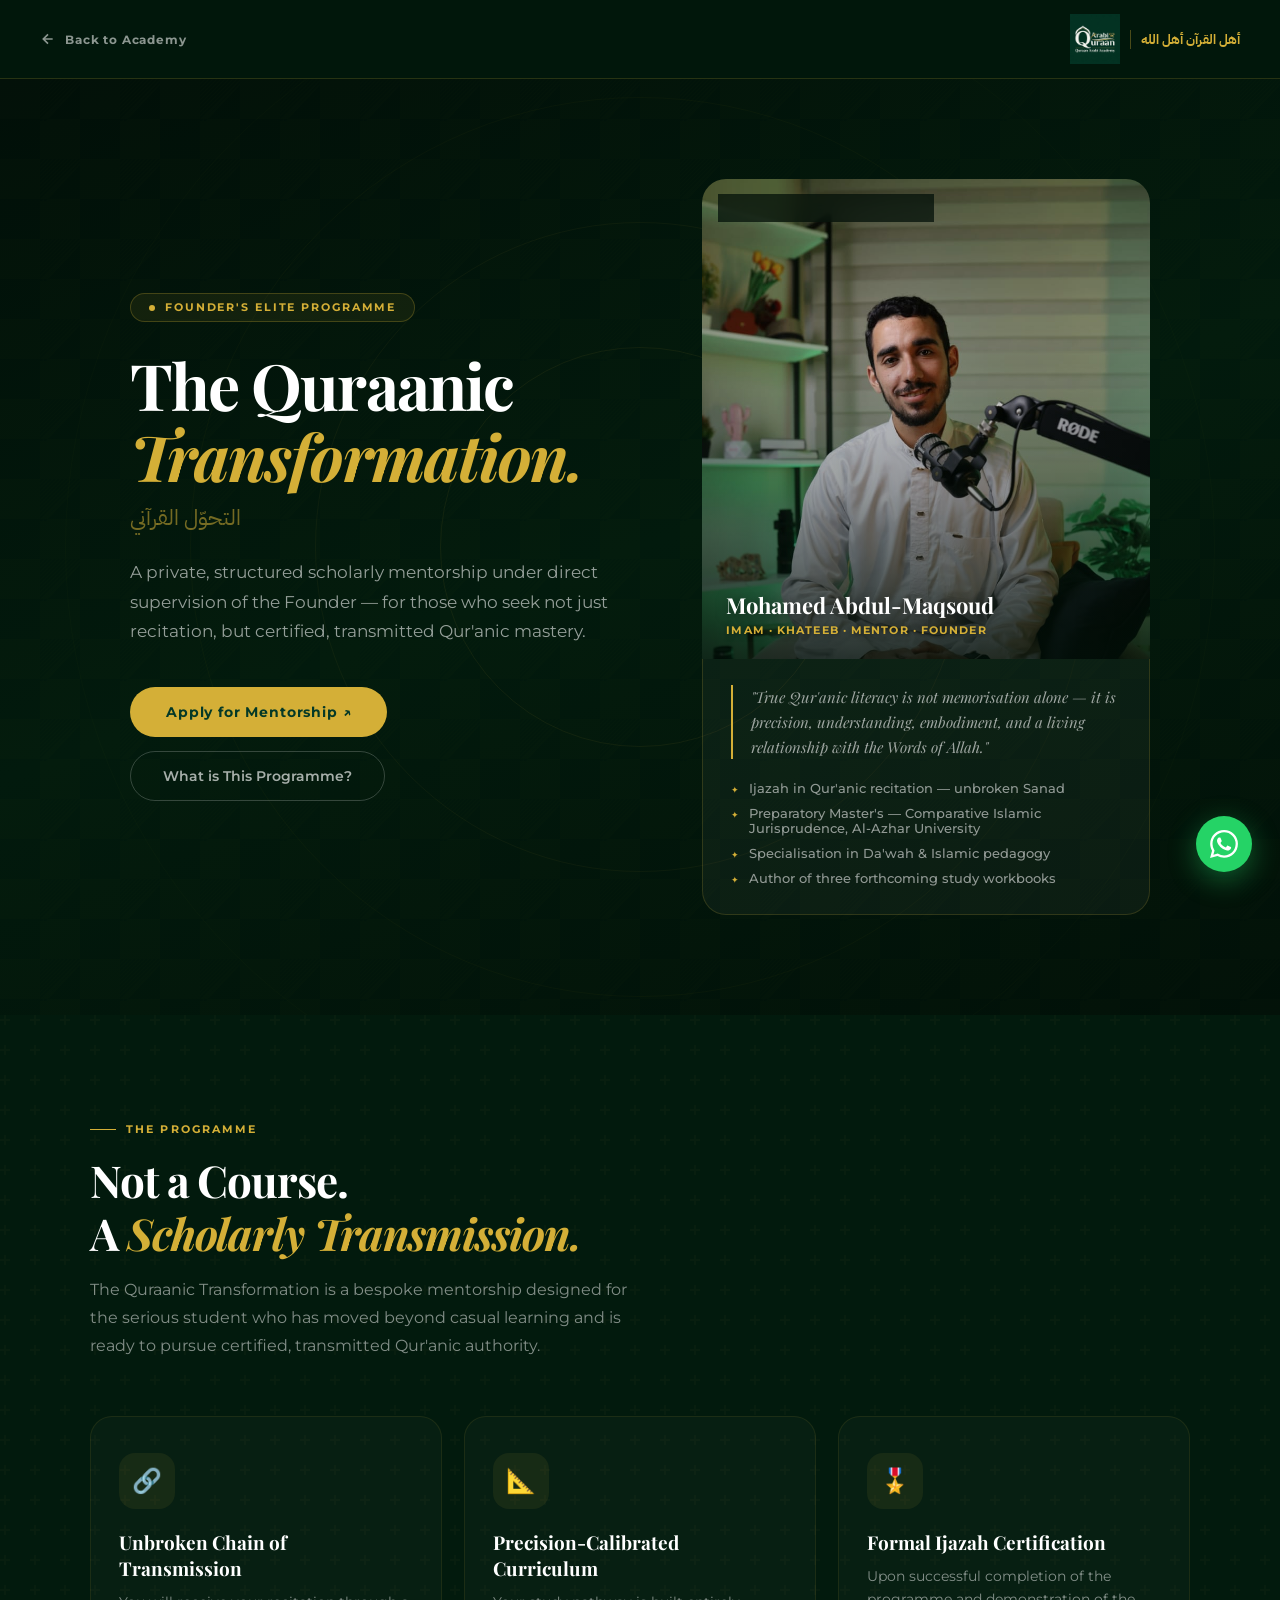
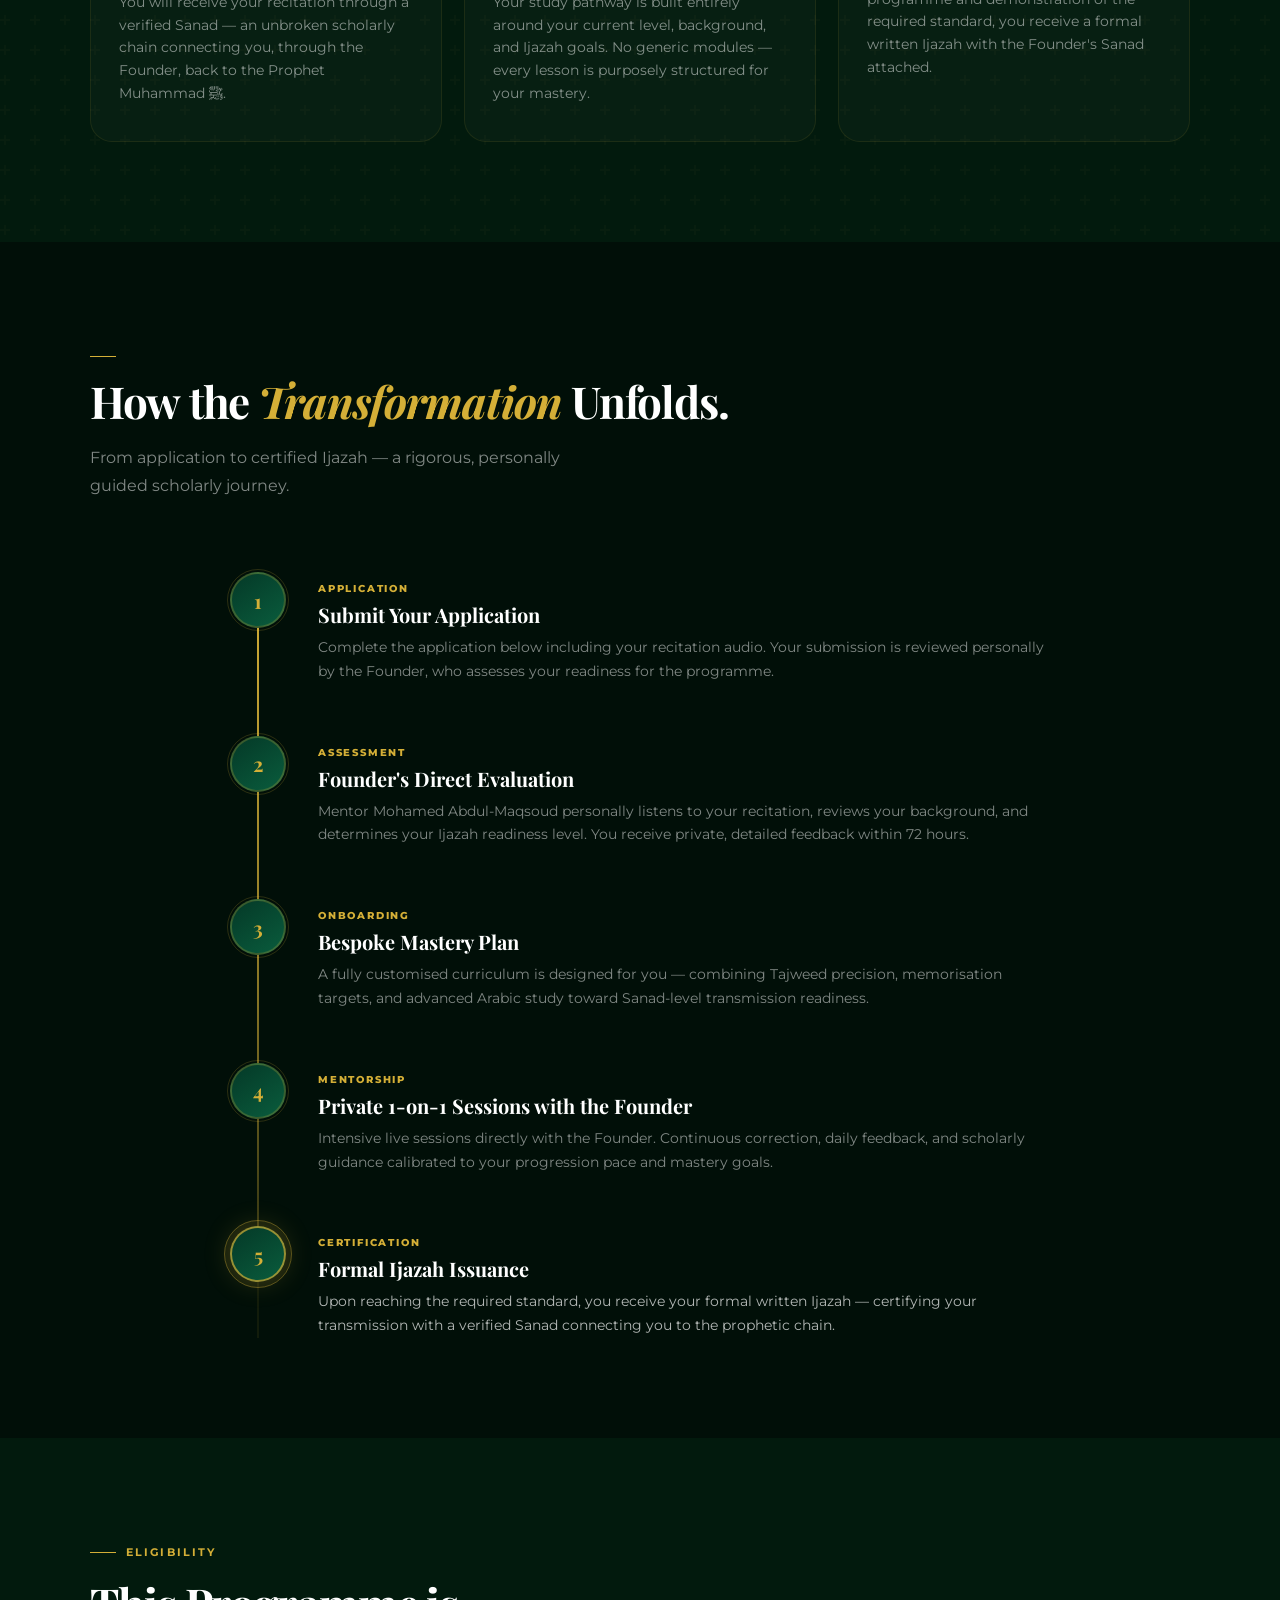
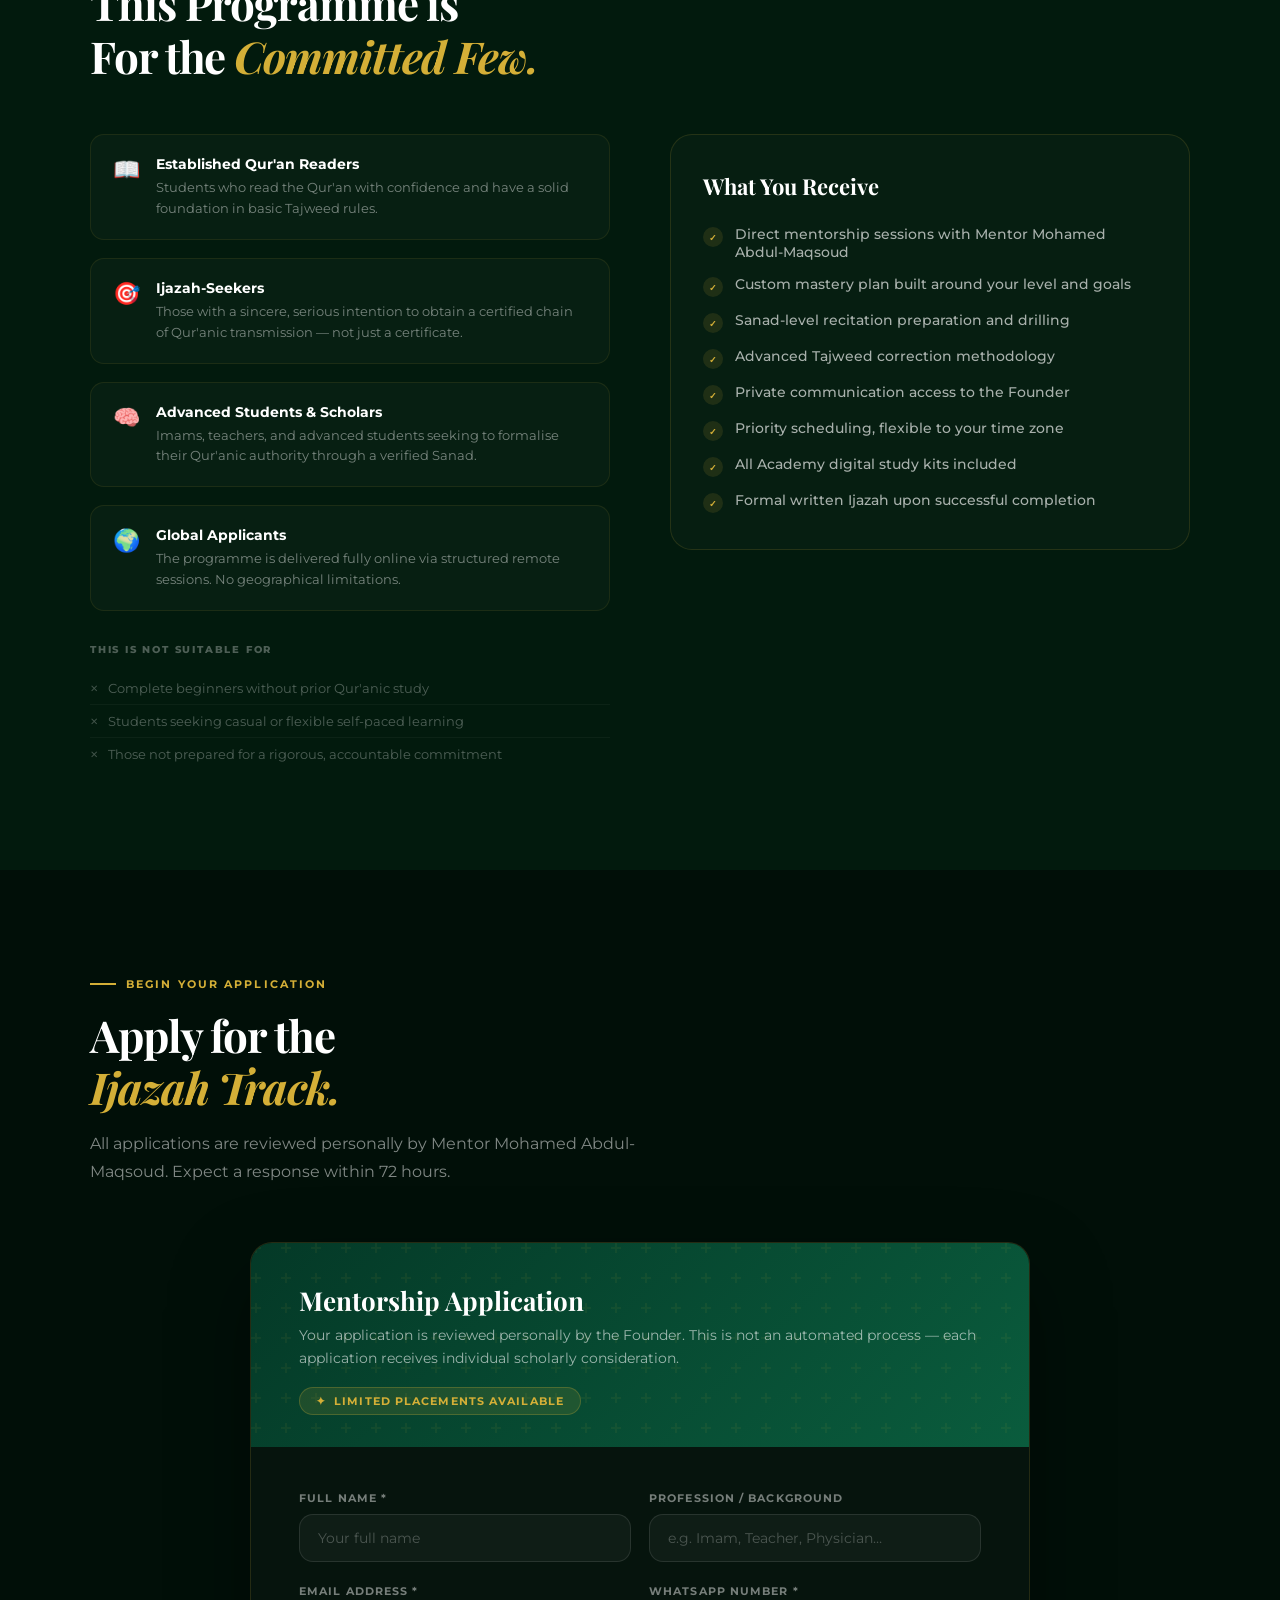
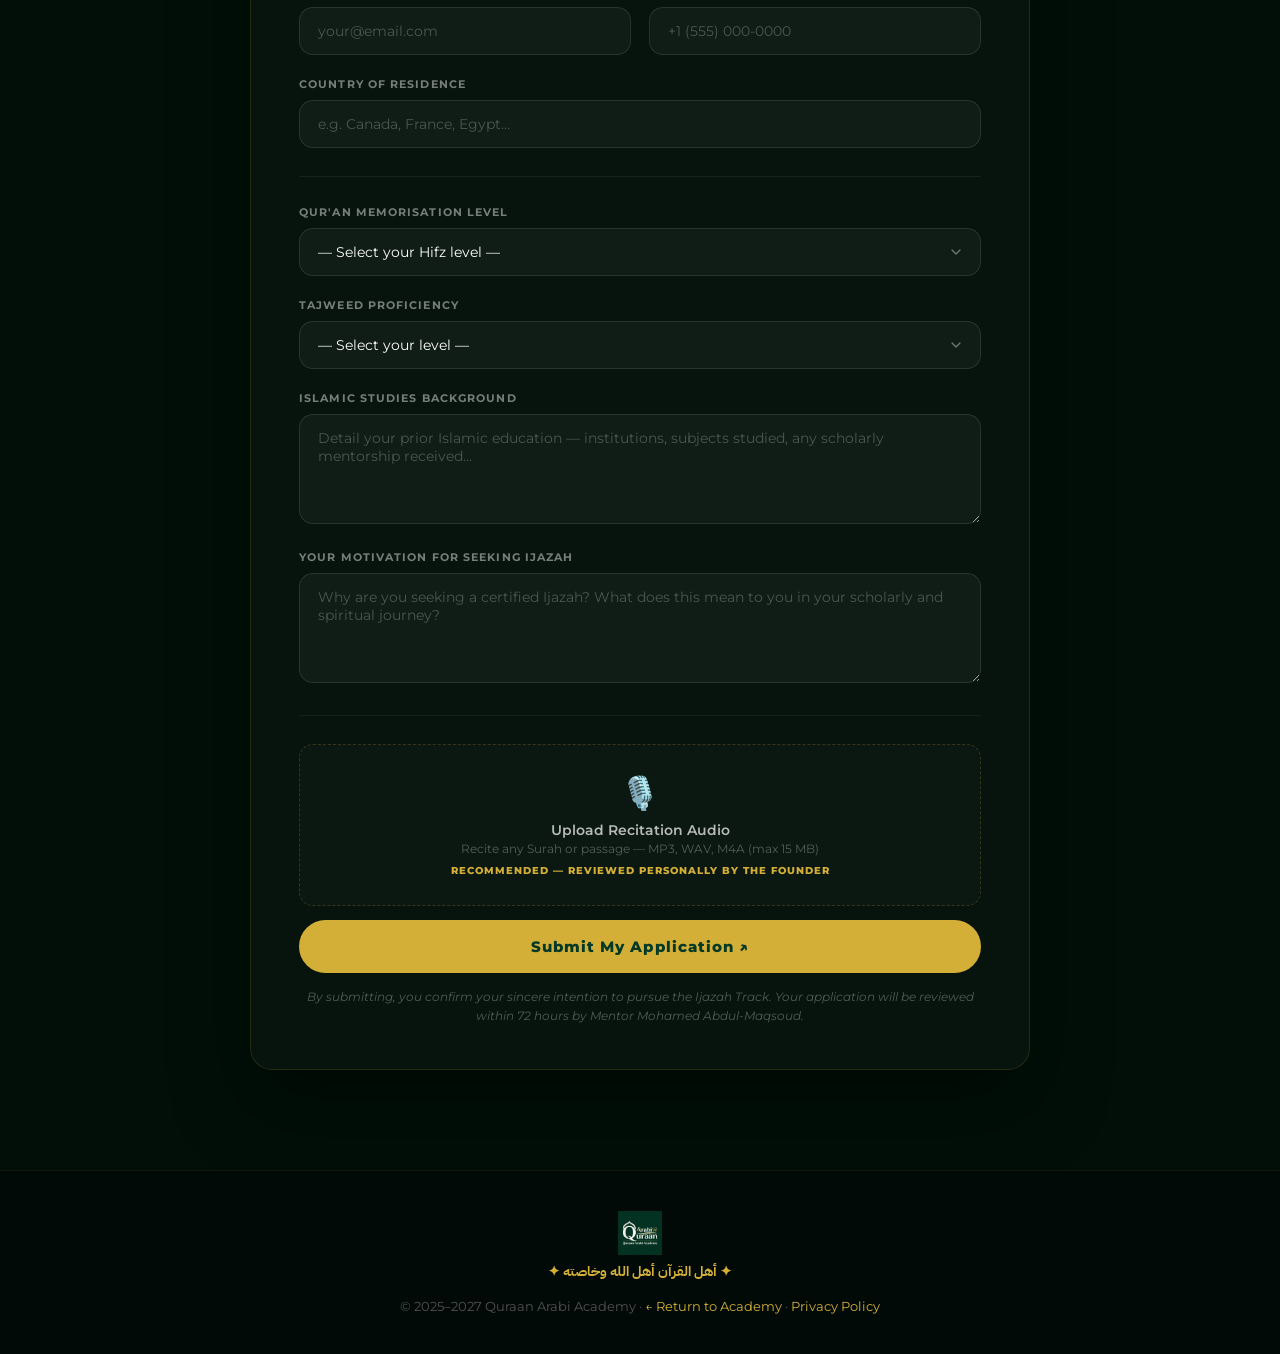
<file: quraanic-transformation.html>
<!DOCTYPE html>
<html lang="en" dir="ltr">
<head>
<meta charset="UTF-8">
<meta name="viewport" content="width=device-width, initial-scale=1.0">
<title>The Quraanic Transformation — Founder's Ijazah Mentorship · Quraan Arabi Academy</title>
<link rel="preconnect" href="https://fonts.googleapis.com">
<link href="https://fonts.googleapis.com/css2?family=Playfair+Display:ital,wght@0,400;0,600;0,700;1,400;1,600&family=Montserrat:wght@300;400;500;600;700&family=IBM+Plex+Sans+Arabic:wght@300;400;500;600;700&display=swap" rel="stylesheet">
<style>
:root {
  --emerald:       #043927;
  --emerald-mid:   #0a5c3d;
  --emerald-light: #0f7a52;
  --gold:          #D4AF37;
  --gold-light:    #e8c84a;
  --bone:          #F9F9F9;
  --white:         #ffffff;
  --charcoal:      #2D2D2D;
  --charcoal-mid:  #4a4a4a;
  --charcoal-lite: #777;
  --border:        rgba(4,57,39,0.09);
  --shadow-md:     0 16px 48px rgba(4,57,39,0.11);
  --shadow-lg:     0 28px 80px rgba(4,57,39,0.14);
  --radius:        22px;
  --radius-sm:     14px;
  --ease:          cubic-bezier(0.4,0,0.2,1);
  --t:             all 0.32s var(--ease);
}
*, *::before, *::after { box-sizing: border-box; margin: 0; padding: 0; }
html { scroll-behavior: smooth; }
body { font-family: 'Montserrat', sans-serif; background: #010f08; color: var(--white); overflow-x: hidden; -webkit-font-smoothing: antialiased; }
a { text-decoration: none; color: inherit; }
button { font-family: inherit; cursor: pointer; }

/* ── BACK BAR ── */
.back-bar {
  background: rgba(2,26,13,0.82);
  border-bottom: 1px solid rgba(212,175,55,0.18);
  padding: 14px 40px;
  display: flex; align-items: center; justify-content: space-between;
  backdrop-filter: blur(16px);
  position: sticky; top: 0; z-index: 900;
}
.back-link {
  display: flex; align-items: center; gap: 9px;
  font-size: 12px; font-weight: 700; letter-spacing: 0.07em;
  color: rgba(255,255,255,0.55); transition: var(--t);
}
.back-link:hover { color: var(--gold); }
.back-link svg { transition: var(--t); }
.back-link:hover svg { transform: translateX(-3px); }
.back-logo {
  display: flex; align-items: center;
  text-decoration: none;
  transition: opacity 0.25s ease;
}
.back-logo:hover { opacity: 0.8; }
.logo-svg-hero {
  display: block;
  filter: drop-shadow(0 2px 12px rgba(212,175,55,0.2));
  transition: transform 0.3s ease;
}
.back-logo:hover .logo-svg-hero { transform: scale(1.03); }
.back-logo-mark {
  width: 34px; height: 34px; background: var(--emerald);
  border-radius: 8px; display: flex; align-items: center; justify-content: center;
  font-family: 'IBM Plex Sans Arabic', sans-serif;
  color: var(--gold); font-size: 16px; font-weight: 700;
}
.back-logo-name {
  font-family: 'Playfair Display', serif;
  font-size: 13px; font-weight: 700;
  color: rgba(255,255,255,0.7);
}

/* ── HERO ── */
.qt-hero {
  position: relative; min-height: 100vh;
  display: flex; align-items: center;
  overflow: hidden;
  background: linear-gradient(160deg, #010f08 0%, #021a0d 50%, #011008 100%);
}
.qt-bg-rings {
  position: absolute; inset: 0;
  display: flex; align-items: center; justify-content: center;
  pointer-events: none;
}
.qt-ring {
  position: absolute; border-radius: 50%;
  border: 1px solid rgba(212,175,55,0.07);
  animation: expandRing 6s ease-in-out infinite alternate;
}
.qt-ring:nth-child(1) { width: 400px; height: 400px; animation-delay: 0s; }
.qt-ring:nth-child(2) { width: 650px; height: 650px; border-color: rgba(212,175,55,0.05); animation-delay: 1s; }
.qt-ring:nth-child(3) { width: 900px; height: 900px; border-color: rgba(212,175,55,0.03); animation-delay: 2s; }
.qt-ring:nth-child(4) { width: 1150px; height: 1150px; border-color: rgba(212,175,55,0.02); animation-delay: 3s; }
@keyframes expandRing { from { transform: scale(0.97); } to { transform: scale(1.03); } }

.qt-pattern {
  position: absolute; inset: 0; opacity: 0.3;
  background-image: url("data:image/svg+xml,%3Csvg width='80' height='80' viewBox='0 0 80 80' xmlns='http://www.w3.org/2000/svg'%3E%3Cg fill='%23D4AF37' fill-opacity='0.04' fill-rule='evenodd'%3E%3Cpath d='M0 0h40v40H0V0zm40 40h40v40H40V40zm0-40h2l-2 2V0zm0 4l4-4h2l-6 6V4zm0 4l8-8h2L40 10V8zm0 4L52 0h2L40 14v-2zm0 4L56 0h2L40 18v-2zm0 4L60 0h2L40 22v-2zm0 4L64 0h2L40 26v-2zm0 4L68 0h2L40 30v-2zm0 4L72 0h2L40 34v-2zm0 4L76 0h2L40 38v-2zm0 4L80 0v2L42 42h-2v-2zm4 0L80 4v2L46 42h-2v-2z'/%3E%3C/g%3E%3C/svg%3E");
}

.qt-hero-inner {
  position: relative; z-index: 2;
  max-width: 1100px; margin: 0 auto; padding: 100px 40px;
  display: grid; grid-template-columns: 1.1fr 1fr;
  gap: 80px; align-items: center; width: 100%;
}

.qt-eyebrow {
  display: inline-flex; align-items: center; gap: 10px;
  background: rgba(212,175,55,0.08);
  border: 1px solid rgba(212,175,55,0.25);
  border-radius: 50px; padding: 7px 18px;
  font-size: 10.5px; font-weight: 700; letter-spacing: 0.18em;
  text-transform: uppercase; color: var(--gold);
  margin-bottom: 28px;
  animation: fadeUp 0.7s both;
}
.qt-eyebrow .kdot { width: 6px; height: 6px; background: var(--gold); border-radius: 50%; animation: pulse 2s ease infinite; }
@keyframes pulse { 0%,100% { opacity:1; transform:scale(1); } 50% { opacity:0.4; transform:scale(1.5); } }

.qt-hero h1 {
  font-family: 'Playfair Display', serif;
  font-size: clamp(38px, 5vw, 66px);
  font-weight: 700; color: var(--white);
  line-height: 1.1; letter-spacing: -0.03em;
  margin-bottom: 10px;
  animation: fadeUp 0.7s 0.1s both;
}
.qt-hero h1 em { color: var(--gold); font-style: italic; }

.qt-hero-ar {
  font-family: 'IBM Plex Sans Arabic', sans-serif;
  font-size: clamp(16px, 2vw, 22px);
  color: rgba(212,175,55,0.55);
  direction: rtl; text-align: left;
  margin-bottom: 24px;
  animation: fadeUp 0.7s 0.15s both;
}

.qt-hero p {
  font-size: 16.5px; color: rgba(255,255,255,0.58);
  line-height: 1.8; max-width: 520px; margin-bottom: 40px;
  animation: fadeUp 0.7s 0.2s both;
}

.qt-ctas { display: flex; gap: 14px; flex-wrap: wrap; animation: fadeUp 0.7s 0.28s both; }

.btn-gold-solid {
  display: inline-flex; align-items: center; gap: 9px;
  background: var(--gold); color: var(--emerald);
  border: none; border-radius: 50px; padding: 16px 36px;
  font-family: 'Montserrat', sans-serif; font-size: 14px; font-weight: 700;
  letter-spacing: 0.06em; cursor: pointer; transition: var(--t);
}
.btn-gold-solid:hover { background: var(--gold-light); transform: translateY(-2px); box-shadow: 0 10px 36px rgba(212,175,55,0.38); }
.btn-ghost-light {
  display: inline-flex; align-items: center; gap: 9px;
  background: transparent; color: rgba(255,255,255,0.65);
  border: 1.5px solid rgba(255,255,255,0.2);
  border-radius: 50px; padding: 15px 32px;
  font-family: 'Montserrat', sans-serif; font-size: 14px; font-weight: 600;
  cursor: pointer; transition: var(--t);
}
.btn-ghost-light:hover { border-color: var(--gold); color: var(--gold); }

/* right side — mentor card */
.mentor-card {
  background: rgba(255,255,255,0.03);
  border: 1px solid rgba(212,175,55,0.16);
  border-radius: var(--radius);
  padding: 36px 30px;
  backdrop-filter: blur(12px);
  animation: fadeUp 0.8s 0.22s both;
}
.mc-head { display: flex; align-items: center; gap: 18px; margin-bottom: 24px; }
.mc-avatar {
  width: 68px; height: 68px; border-radius: 18px;
  background: linear-gradient(145deg, var(--emerald), var(--emerald-mid));
  display: flex; align-items: center; justify-content: center;
  font-size: 30px; flex-shrink: 0;
  border: 2px solid rgba(212,175,55,0.25);
}
.mc-identity { flex: 1; }
.mc-name { font-family: 'Playfair Display', serif; font-size: 18px; font-weight: 700; color: var(--white); }
.mc-role { font-size: 11px; font-weight: 700; color: var(--gold); letter-spacing: 0.08em; text-transform: uppercase; margin-top: 3px; }
.mc-ar { font-family: 'IBM Plex Sans Arabic', sans-serif; font-size: 12px; color: rgba(212,175,55,0.45); margin-top: 2px; direction: rtl; text-align: left; }
.mc-quote {
  font-family: 'Playfair Display', serif;
  font-size: 15px; font-style: italic;
  color: rgba(255,255,255,0.6);
  line-height: 1.65;
  border-left: 2px solid var(--gold);
  padding-left: 18px;
  margin-bottom: 22px;
}
.mc-credentials { display: flex; flex-direction: column; gap: 10px; }
.mc-cred {
  display: flex; align-items: flex-start; gap: 10px;
  font-size: 12.5px; color: rgba(255,255,255,0.55); font-weight: 500;
}
.mc-cred::before { content: '✦'; color: var(--gold); font-size: 9px; flex-shrink: 0; margin-top: 3px; }

/* ── MENTOR PHOTO CARD ── */
.mentor-card {
  background: transparent;
  border: none;
  padding: 0;
  backdrop-filter: none;
  animation: fadeUp 0.8s 0.22s both;
  display: flex; flex-direction: column; gap: 0;
}
.mentor-photo-wrap {
  position: relative;
  border-radius: 24px 24px 0 0;
  overflow: hidden;
  aspect-ratio: 3/4;
  max-height: 480px;
}
.mentor-photo-wrap img {
  width: 100%; height: 100%;
  object-fit: cover;
  object-position: center top;
  display: block;
  filter: brightness(0.92) saturate(0.88);
  transition: transform 0.6s cubic-bezier(0.4,0,0.2,1);
}
.mentor-card:hover .mentor-photo-wrap img {
  transform: scale(1.03);
}
.mentor-photo-overlay {
  position: absolute; inset: 0;
  background: linear-gradient(
    to bottom,
    transparent 30%,
    rgba(1,15,8,0.35) 65%,
    rgba(1,15,8,0.82) 100%
  );
}
.mentor-photo-badge {
  position: absolute; top: 16px; left: 16px;
  display: inline-flex; align-items: center; gap: 7px;
  background: rgba(1,15,8,0.72);
  border: 1px solid rgba(212,175,55,0.35);
  backdrop-filter: blur(10px);
  border-radius: 50px; padding: 6px 14px;
  font-size: 10px; font-weight: 800;
  color: var(--gold); letter-spacing: 0.14em; text-transform: uppercase;
}
.mentor-photo-badge .bdot { width: 5px; height: 5px; background: var(--gold); border-radius: 50%; animation: pulse 2s ease infinite; }
.mentor-photo-bottom {
  position: absolute; bottom: 0; left: 0; right: 0;
  padding: 24px 24px 22px;
}
.mentor-photo-name {
  font-family: 'Playfair Display', serif;
  font-size: 22px; font-weight: 700; color: var(--white);
  line-height: 1.2; margin-bottom: 5px;
  text-shadow: 0 2px 12px rgba(0,0,0,0.5);
}
.mentor-photo-role {
  font-size: 11px; font-weight: 700;
  color: var(--gold); letter-spacing: 0.1em; text-transform: uppercase;
  text-shadow: 0 1px 6px rgba(0,0,0,0.5);
}
.mentor-info-card {
  background: rgba(255,255,255,0.04);
  border: 1px solid rgba(212,175,55,0.18);
  border-top: none;
  border-radius: 0 0 24px 24px;
  padding: 26px 28px 28px;
  backdrop-filter: blur(16px);
}

@keyframes fadeUp { from { opacity: 0; transform: translateY(26px); } to { opacity: 1; transform: none; } }

/* ── WHAT IS THIS ── */
.qt-what {
  background: #021a0d;
  padding: 100px 40px;
  position: relative; overflow: hidden;
}
.qt-what::before {
  content: ''; position: absolute; inset: 0;
  background-image: url("data:image/svg+xml,%3Csvg width='60' height='60' viewBox='0 0 60 60' xmlns='http://www.w3.org/2000/svg'%3E%3Cg fill='%23D4AF37' fill-opacity='0.03'%3E%3Cpath d='M36 34v-4h-2v4h-4v2h4v4h2v-4h4v-2h-4zm0-30V0h-2v4h-4v2h4v4h2V6h4V4h-4zM6 34v-4H4v4H0v2h4v4h2v-4h4v-2H6zM6 4V0H4v4H0v2h4v4h2V6h4V4H6z'/%3E%3C/g%3E%3C/svg%3E");
}
.qt-what-inner { position: relative; z-index: 2; max-width: 1100px; margin: 0 auto; }
.qt-section-eye {
  display: inline-flex; align-items: center; gap: 10px;
  font-size: 10.5px; font-weight: 700; letter-spacing: 0.2em;
  text-transform: uppercase; color: var(--gold); margin-bottom: 18px;
}
.qt-section-eye::before { content: ''; width: 26px; height: 1.5px; background: var(--gold); }
.qt-section-title {
  font-family: 'Playfair Display', serif;
  font-size: clamp(26px, 3.5vw, 44px);
  font-weight: 700; color: var(--white);
  line-height: 1.2; letter-spacing: -0.025em; margin-bottom: 16px;
}
.qt-section-title em { color: var(--gold); font-style: italic; }
.qt-section-sub { font-size: 16px; color: rgba(255,255,255,0.5); line-height: 1.75; max-width: 560px; }

.qt-pillars {
  display: grid; grid-template-columns: repeat(3, 1fr);
  gap: 22px; margin-top: 56px;
}
.qt-pillar {
  background: rgba(255,255,255,0.025);
  border: 1px solid rgba(212,175,55,0.1);
  border-radius: var(--radius);
  padding: 36px 28px;
  transition: var(--t);
}
.qt-pillar:hover {
  background: rgba(212,175,55,0.05);
  border-color: rgba(212,175,55,0.25);
  transform: translateY(-5px);
}
.qt-pillar-icon {
  width: 56px; height: 56px;
  background: rgba(212,175,55,0.08);
  border-radius: 16px;
  display: flex; align-items: center; justify-content: center;
  font-size: 24px; margin-bottom: 20px;
  transition: var(--t);
}
.qt-pillar:hover .qt-pillar-icon { background: rgba(212,175,55,0.15); }
.qt-pillar h3 {
  font-family: 'Playfair Display', serif;
  font-size: 19px; font-weight: 700; color: var(--white); margin-bottom: 10px;
}
.qt-pillar p { font-size: 13.5px; color: rgba(255,255,255,0.5); line-height: 1.7; }

/* ── JOURNEY TIMELINE ── */
.qt-journey { background: #010f08; padding: 100px 40px; overflow: hidden; }
.qt-journey-inner { max-width: 1100px; margin: 0 auto; }
.qt-journey-head { margin-bottom: 72px; }

/* Animated heading words */
.jh-word {
  display: inline-block;
  opacity: 0; transform: translateY(24px);
  transition: opacity 0.6s ease, transform 0.6s ease;
}
.qt-journey-head.animated .jh-word { opacity: 1; transform: none; }
.qt-journey-head.animated .jh-word:nth-child(1) { transition-delay: 0s; }
.qt-journey-head.animated .jh-word:nth-child(2) { transition-delay: 0.08s; }
.qt-journey-head.animated .jh-word:nth-child(3) { transition-delay: 0.16s; }
.qt-journey-head.animated .jh-word:nth-child(4) { transition-delay: 0.24s; }
.qt-section-sub-anim {
  opacity: 0; transform: translateY(14px);
  transition: opacity 0.7s ease 0.45s, transform 0.7s ease 0.45s;
}
.qt-journey-head.animated .qt-section-sub-anim { opacity: 1; transform: none; }

/* TIMELINE TRACK */
.qt-timeline {
  position: relative; max-width: 820px; margin: 0 auto;
}
/* SVG line track — drawn by JS */
.timeline-track {
  position: absolute; left: 27px; top: 0; width: 2px;
  height: 100%; pointer-events: none;
  z-index: 0;
}
.timeline-track-bg {
  position: absolute; left: 27px; top: 0; bottom: 0; width: 2px;
  background: rgba(212,175,55,0.08);
}
.timeline-track-fill {
  position: absolute; left: 27px; top: 0; width: 2px;
  height: 0;
  background: linear-gradient(to bottom,
    var(--gold) 0%,
    rgba(212,175,55,0.6) 60%,
    rgba(212,175,55,0.1) 100%);
  transition: height 0.6s cubic-bezier(0.4,0,0.2,1);
  border-radius: 2px;
}

/* STEPS */
.qt-step {
  display: flex; gap: 32px; margin-bottom: 52px;
  position: relative; z-index: 1;
}
.qt-step:last-child { margin-bottom: 0; }

/* Number circle animations */
.qt-step-num {
  width: 56px; height: 56px; flex-shrink: 0;
  background: linear-gradient(145deg, var(--emerald), var(--emerald-mid));
  border: 2px solid rgba(212,175,55,0.25);
  border-radius: 50%;
  display: flex; align-items: center; justify-content: center;
  font-family: 'Playfair Display', serif;
  font-size: 20px; font-weight: 700; color: var(--gold);
  position: relative; z-index: 2;
  /* Initial state */
  opacity: 0; transform: scale(0.5);
  transition: opacity 0.5s cubic-bezier(0.34,1.56,0.64,1),
              transform 0.5s cubic-bezier(0.34,1.56,0.64,1),
              border-color 0.4s ease,
              box-shadow 0.4s ease;
}
.qt-step-num::after {
  content: ''; position: absolute; inset: -5px;
  border-radius: 50%; border: 1.5px solid rgba(212,175,55,0);
  transition: border-color 0.4s ease 0.2s, inset 0.4s ease 0.2s;
}
/* Animated state */
.qt-step.step-visible .qt-step-num {
  opacity: 1; transform: scale(1);
}
.qt-step.step-visible .qt-step-num::after {
  border-color: rgba(212,175,55,0.2);
}
/* Active step highlight */
.qt-step.step-active .qt-step-num {
  border-color: rgba(212,175,55,0.7);
  box-shadow: 0 0 0 6px rgba(212,175,55,0.08),
              0 0 28px rgba(212,175,55,0.22);
}
.qt-step.step-active .qt-step-num::after {
  border-color: rgba(212,175,55,0.35);
  inset: -8px;
}

/* Content animations */
.qt-step-content {
  padding-top: 10px; flex: 1;
  opacity: 0; transform: translateX(28px);
  transition: opacity 0.55s ease, transform 0.55s ease;
}
.qt-step.step-visible .qt-step-content {
  opacity: 1; transform: none;
}
/* Each step gets a staggered delay based on position */
.qt-step:nth-child(1) .qt-step-num { transition-delay: 0s; }
.qt-step:nth-child(1) .qt-step-content { transition-delay: 0.12s; }
.qt-step:nth-child(2) .qt-step-num { transition-delay: 0.06s; }
.qt-step:nth-child(2) .qt-step-content { transition-delay: 0.18s; }
.qt-step:nth-child(3) .qt-step-num { transition-delay: 0.12s; }
.qt-step:nth-child(3) .qt-step-content { transition-delay: 0.24s; }
.qt-step:nth-child(4) .qt-step-num { transition-delay: 0.18s; }
.qt-step:nth-child(4) .qt-step-content { transition-delay: 0.3s; }
.qt-step:nth-child(5) .qt-step-num { transition-delay: 0.24s; }
.qt-step:nth-child(5) .qt-step-content { transition-delay: 0.36s; }

/* Text styles */
.qt-step-label {
  font-size: 10px; font-weight: 800; letter-spacing: 0.18em;
  text-transform: uppercase; color: var(--gold); margin-bottom: 6px;
}
.qt-step-title {
  font-family: 'Playfair Display', serif;
  font-size: 20px; font-weight: 700; color: var(--white); margin-bottom: 8px;
  position: relative; overflow: hidden;
}
.qt-step-title::after {
  content: '';
  position: absolute; bottom: -2px; left: 0;
  width: 0; height: 1.5px; background: var(--gold);
  transition: width 0.6s cubic-bezier(0.4,0,0.2,1) 0.3s;
}
.qt-step.step-active .qt-step-title::after { width: 100%; }
.qt-step-desc {
  font-size: 14px; color: rgba(255,255,255,0.5); line-height: 1.7;
  max-height: 0; overflow: hidden;
  transition: max-height 0.55s ease 0.25s, color 0.4s ease;
}
.qt-step.step-visible .qt-step-desc { max-height: 200px; }
.qt-step.step-active .qt-step-desc { color: rgba(255,255,255,0.7); }

/* Step hover */
.qt-step:hover .qt-step-num {
  border-color: rgba(212,175,55,0.5);
  box-shadow: 0 0 20px rgba(212,175,55,0.15);
}

/* ── WHO IS THIS FOR ── */
.qt-for { background: #021a0d; padding: 100px 40px; }
.qt-for-inner { max-width: 1100px; margin: 0 auto; }
.qt-for-grid {
  display: grid; grid-template-columns: 1fr 1fr;
  gap: 60px; align-items: start; margin-top: 52px;
}
.qt-for-list { display: flex; flex-direction: column; gap: 18px; }
.qt-for-item {
  display: flex; align-items: flex-start; gap: 16px;
  padding: 20px 22px;
  background: rgba(255,255,255,0.025);
  border: 1px solid rgba(212,175,55,0.1);
  border-radius: var(--radius-sm);
  transition: var(--t);
}
.qt-for-item:hover { background: rgba(212,175,55,0.05); border-color: rgba(212,175,55,0.22); }
.qt-for-icon { font-size: 22px; flex-shrink: 0; margin-top: 1px; }
.qt-for-text h4 { font-size: 14px; font-weight: 700; color: var(--white); margin-bottom: 4px; }
.qt-for-text p { font-size: 13px; color: rgba(255,255,255,0.45); line-height: 1.6; }
.qt-not-for { margin-top: 32px; }
.qt-not-for-title {
  font-size: 10px; font-weight: 800; letter-spacing: 0.18em;
  text-transform: uppercase; color: rgba(255,255,255,0.3); margin-bottom: 16px;
}
.qt-not-for-item {
  display: flex; align-items: flex-start; gap: 10px;
  font-size: 13px; color: rgba(255,255,255,0.3);
  padding: 8px 0; border-bottom: 1px solid rgba(255,255,255,0.04);
}
.qt-not-for-item:last-child { border-bottom: none; }
.qt-not-for-item::before { content: '✕'; color: rgba(255,255,255,0.25); font-size: 10px; margin-top: 2px; flex-shrink: 0; }

/* What you receive block */
.qt-receive {
  background: rgba(255,255,255,0.02);
  border: 1px solid rgba(212,175,55,0.15);
  border-radius: var(--radius);
  padding: 36px 32px;
}
.qt-receive h3 {
  font-family: 'Playfair Display', serif;
  font-size: 22px; font-weight: 700; color: var(--white); margin-bottom: 24px;
}
.qt-receive-list { display: flex; flex-direction: column; gap: 14px; }
.qt-receive-item {
  display: flex; align-items: flex-start; gap: 12px;
  font-size: 14px; color: rgba(255,255,255,0.65); font-weight: 500;
}
.qt-chk {
  width: 20px; height: 20px;
  background: rgba(212,175,55,0.12);
  border-radius: 50%; display: flex; align-items: center; justify-content: center;
  font-size: 9px; color: var(--gold); font-weight: 800; flex-shrink: 0; margin-top: 2px;
}

/* ── APPLICATION FORM ── */
.qt-apply { background: #010f08; padding: 100px 40px; }
.qt-apply-inner { max-width: 1100px; margin: 0 auto; }
.qt-apply-head { margin-bottom: 56px; }
.qt-form-wrap {
  background: rgba(255,255,255,0.025);
  border: 1px solid rgba(212,175,55,0.15);
  border-radius: var(--radius);
  overflow: hidden;
  box-shadow: 0 32px 80px rgba(0,0,0,0.4);
  max-width: 780px; margin: 0 auto;
}
.qt-form-header {
  background: linear-gradient(135deg, var(--emerald) 0%, #0a5c3d 100%);
  padding: 40px 48px 32px;
  position: relative; overflow: hidden;
}
.qt-form-header::before {
  content: ''; position: absolute; inset: 0;
  background-image: url("data:image/svg+xml,%3Csvg width='60' height='60' viewBox='0 0 60 60' xmlns='http://www.w3.org/2000/svg'%3E%3Cg fill='%23D4AF37' fill-opacity='0.06'%3E%3Cpath d='M36 34v-4h-2v4h-4v2h4v4h2v-4h4v-2h-4zm0-30V0h-2v4h-4v2h4v4h2V6h4V4h-4zM6 34v-4H4v4H0v2h4v4h2v-4h4v-2H6zM6 4V0H4v4H0v2h4v4h2V6h4V4H6z'/%3E%3C/g%3E%3C/svg%3E");
}
.qt-form-header-inner { position: relative; z-index: 2; }
.qt-form-title {
  font-family: 'Playfair Display', serif;
  font-size: 26px; font-weight: 700; color: var(--white); margin-bottom: 6px;
}
.qt-form-sub { font-size: 14px; color: rgba(255,255,255,0.6); line-height: 1.6; }
.qt-form-notice {
  display: inline-flex; align-items: center; gap: 8px;
  background: rgba(212,175,55,0.12);
  border: 1px solid rgba(212,175,55,0.25);
  border-radius: 50px; padding: 6px 16px;
  font-size: 11px; font-weight: 700;
  color: var(--gold); letter-spacing: 0.1em; text-transform: uppercase;
  margin-top: 18px;
}
.qt-form-body { padding: 44px 48px; }
.qt-field { margin-bottom: 22px; }
.qt-field label {
  display: block; font-size: 11px; font-weight: 700;
  letter-spacing: 0.1em; text-transform: uppercase;
  color: rgba(255,255,255,0.45); margin-bottom: 9px;
}
.qt-field input,
.qt-field select,
.qt-field textarea {
  width: 100%; padding: 14px 18px;
  background: rgba(255,255,255,0.04);
  border: 1.5px solid rgba(255,255,255,0.1);
  border-radius: var(--radius-sm);
  font-family: 'Montserrat', sans-serif; font-size: 14px;
  color: var(--white); outline: none; transition: var(--t);
}
.qt-field input::placeholder,
.qt-field textarea::placeholder { color: rgba(255,255,255,0.25); }
.qt-field input:focus,
.qt-field select:focus,
.qt-field textarea:focus {
  border-color: var(--gold);
  background: rgba(212,175,55,0.04);
  box-shadow: 0 0 0 3px rgba(212,175,55,0.08);
}
.qt-field select {
  appearance: none; cursor: pointer;
  background-image: url("data:image/svg+xml,%3Csvg width='16' height='16' viewBox='0 0 24 24' fill='none' xmlns='http://www.w3.org/2000/svg'%3E%3Cpath d='M6 9l6 6 6-6' stroke='rgba(255,255,255,0.4)' stroke-width='2' stroke-linecap='round' stroke-linejoin='round'/%3E%3C/svg%3E");
  background-repeat: no-repeat; background-position: right 16px center; background-size: 16px;
  padding-right: 42px;
}
.qt-field select option { background: #021a0d; color: var(--white); }
.qt-field textarea { resize: vertical; min-height: 110px; }
.qt-field-row { display: grid; grid-template-columns: 1fr 1fr; gap: 18px; }
.qt-upload {
  border: 1.5px dashed rgba(212,175,55,0.2);
  border-radius: var(--radius-sm); padding: 28px;
  text-align: center; cursor: pointer; transition: var(--t);
  background: rgba(255,255,255,0.02);
}
.qt-upload:hover { border-color: var(--gold); background: rgba(212,175,55,0.04); }
.qt-upload-icon { font-size: 32px; margin-bottom: 10px; }
.qt-upload-text { font-size: 13.5px; font-weight: 600; color: rgba(255,255,255,0.7); }
.qt-upload-sub { font-size: 11.5px; color: rgba(255,255,255,0.3); margin-top: 4px; }
.qt-upload-req { font-size: 10px; font-weight: 800; color: var(--gold); letter-spacing: 0.1em; text-transform: uppercase; margin-top: 8px; }
.qt-divider { height: 1px; background: rgba(255,255,255,0.06); margin: 28px 0; }
.qt-submit-section { text-align: center; }
.qt-submit-note { font-size: 12px; color: rgba(255,255,255,0.3); margin-top: 14px; line-height: 1.6; font-style: italic; }
.btn-qt-submit {
  background: var(--gold); color: var(--emerald);
  border: none; border-radius: 50px;
  padding: 17px 52px; font-family: 'Montserrat', sans-serif;
  font-size: 15px; font-weight: 800; letter-spacing: 0.07em;
  cursor: pointer; transition: var(--t); width: 100%;
}
.btn-qt-submit:hover {
  background: var(--gold-light);
  transform: translateY(-2px);
  box-shadow: 0 12px 40px rgba(212,175,55,0.4);
}
.qt-success { display: none; text-align: center; padding: 64px 40px; }
.qt-success-icon { font-size: 60px; margin-bottom: 20px; }
.qt-success-title {
  font-family: 'Playfair Display', serif;
  font-size: 30px; font-weight: 700; color: var(--gold); margin-bottom: 14px;
}
.qt-success-msg { font-size: 15px; color: rgba(255,255,255,0.55); line-height: 1.75; max-width: 460px; margin: 0 auto 32px; }

/* ── FOOTER STRIP ── */
.qt-footer {
  background: #010a06;
  padding: 40px 40px;
  border-top: 1px solid rgba(212,175,55,0.08);
  text-align: center;
  font-size: 13px; color: rgba(255,255,255,0.3);
}
.qt-footer a { color: var(--gold); }
.qt-footer-logo {
  display: flex; align-items: center; gap: 10px;
  justify-content: center; margin-bottom: 16px;
}

/* Scroll reveal */
.reveal { opacity: 0; transform: translateY(28px); transition: opacity 0.6s var(--ease), transform 0.6s var(--ease); }
.reveal.visible { opacity: 1; transform: none; }
.d1 { transition-delay: 0.1s; } .d2 { transition-delay: 0.2s; } .d3 { transition-delay: 0.3s; }

/* Responsive */
@media (max-width: 900px) {
  .qt-hero-inner { grid-template-columns: 1fr; gap: 48px; padding: 80px 24px; }
  .qt-pillars { grid-template-columns: 1fr; }
  .qt-for-grid { grid-template-columns: 1fr; }
  .qt-field-row { grid-template-columns: 1fr; }
  .qt-form-body { padding: 32px 24px; }
  .qt-form-header { padding: 32px 24px 28px; }
  .back-bar { padding: 12px 24px; }
  .qt-what, .qt-journey, .qt-for, .qt-apply { padding: 72px 24px; }
}
@media (max-width: 600px) {
  .qt-timeline::before { left: 20px; }
  .qt-step-num { width: 40px; height: 40px; font-size: 16px; }
  .qt-step { gap: 20px; }
}
</style>
</head>
<body>

<!-- ── BACK BAR ── -->
<div class="back-bar">
  <a href="index.html" class="back-link">
    <svg width="16" height="16" fill="none" stroke="currentColor" stroke-width="2.5" viewBox="0 0 24 24"><path d="M19 12H5M12 5l-7 7 7 7"/></svg>
    Back to Academy
  </a>
  <a href="index.html" class="back-logo" aria-label="Quraan Arabi Academy" style="gap:10px;">
    <img src="assets/logo-dark.png" alt="Quraan Arabi Academy" style="height:50px;width:auto;object-fit:contain;display:block;">
    <span style="font-family:'IBM Plex Sans Arabic',serif;font-size:13px;font-weight:700;color:var(--gold);border-left:1px solid rgba(212,175,55,0.35);padding-left:10px;" dir="rtl">أهل القرآن أهل الله</span>
  </a>
</div>

<!-- ── HERO ── -->
<section class="qt-hero">
  <div class="qt-bg-rings">
    <div class="qt-ring"></div>
    <div class="qt-ring"></div>
    <div class="qt-ring"></div>
    <div class="qt-ring"></div>
  </div>
  <div class="qt-pattern"></div>
  <div class="qt-hero-inner">
    <div>
      <div class="qt-eyebrow"><div class="kdot"></div>Founder's Elite Programme</div>
      <h1>The Quraanic<br><em>Transformation.</em></h1>
      <div class="qt-hero-ar">التحوّل القرآني</div>
      <p>A private, structured scholarly mentorship under direct supervision of the Founder — for those who seek not just recitation, but certified, transmitted Qur'anic mastery.</p>
      <div class="qt-ctas">
        <a href="#apply" class="btn-gold-solid">Apply for Mentorship ↗</a>
        <a href="#what" class="btn-ghost-light">What is This Programme?</a>
      </div>
    </div>
    <div>
      <div class="mentor-card">
        <!-- PHOTO -->
        <div class="mentor-photo-wrap">
          <img src="[data-uri]" alt="Mentor Mohamed Abdul-Maqsoud">
          <div class="mentor-photo-overlay"></div>
          <div class="mentor-photo-badge"><div class="bdot"></div>Founder &amp; Lead Mentor</div>
          <div class="mentor-photo-bottom">
            <div class="mentor-photo-name">Mohamed Abdul-Maqsoud</div>
            <div class="mentor-photo-role">Imam · Khateeb · Mentor · Founder</div>
          </div>
        </div>
        <!-- INFO CARD -->
        <div class="mentor-info-card">
          <div class="mc-quote">
            "True Qur'anic literacy is not memorisation alone — it is precision, understanding, embodiment, and a living relationship with the Words of Allah."
          </div>
          <div class="mc-credentials">
            <div class="mc-cred">Ijazah in Qur'anic recitation — unbroken Sanad</div>
            <div class="mc-cred">Preparatory Master's — Comparative Islamic Jurisprudence, Al-Azhar University</div>
            <div class="mc-cred">Specialisation in Da'wah &amp; Islamic pedagogy</div>
            <div class="mc-cred">Author of three forthcoming study workbooks</div>
          </div>
        </div>
      </div>
    </div>
  </div>
</section>

<!-- ── WHAT IS THIS ── -->
<section class="qt-what" id="what">
  <div class="qt-what-inner">
    <div class="reveal">
      <div class="qt-section-eye">The Programme</div>
      <h2 class="qt-section-title">Not a Course.<br>A <em>Scholarly Transmission.</em></h2>
      <p class="qt-section-sub">The Quraanic Transformation is a bespoke mentorship designed for the serious student who has moved beyond casual learning and is ready to pursue certified, transmitted Qur'anic authority.</p>
    </div>
    <div class="qt-pillars">
      <div class="qt-pillar reveal">
        <div class="qt-pillar-icon">🔗</div>
        <h3>Unbroken Chain of Transmission</h3>
        <p>You will receive your recitation through a verified Sanad — an unbroken scholarly chain connecting you, through the Founder, back to the Prophet Muhammad ﷺ.</p>
      </div>
      <div class="qt-pillar reveal d1">
        <div class="qt-pillar-icon">📐</div>
        <h3>Precision-Calibrated Curriculum</h3>
        <p>Your study pathway is built entirely around your current level, background, and Ijazah goals. No generic modules — every lesson is purposely structured for your mastery.</p>
      </div>
      <div class="qt-pillar reveal d2">
        <div class="qt-pillar-icon">🎖️</div>
        <h3>Formal Ijazah Certification</h3>
        <p>Upon successful completion of the programme and demonstration of the required standard, you receive a formal written Ijazah with the Founder's Sanad attached.</p>
      </div>
    </div>
  </div>
</section>

<!-- ── JOURNEY TIMELINE ── -->
<section class="qt-journey">
  <div class="qt-journey-inner">
    <div class="qt-journey-head" id="journeyHead">
      <div class="qt-section-eye" style="opacity:0;transition:opacity 0.6s ease;"></div>
      <h2 class="qt-section-title" style="overflow:hidden;">
        <span class="jh-word">How&nbsp;</span><span class="jh-word">the&nbsp;</span><span class="jh-word"><em>Transformation</em>&nbsp;</span><span class="jh-word">Unfolds.</span>
      </h2>
      <p class="qt-section-sub qt-section-sub-anim" style="max-width:500px;">From application to certified Ijazah — a rigorous, personally guided scholarly journey.</p>
    </div>
    <div class="qt-timeline" id="qtTimeline">
      <!-- Animated track lines -->
      <div class="timeline-track-bg"></div>
      <div class="timeline-track-fill" id="timelineFill"></div>

      <div class="qt-step" data-step="1">
        <div class="qt-step-num">1</div>
        <div class="qt-step-content">
          <div class="qt-step-label">Application</div>
          <div class="qt-step-title">Submit Your Application</div>
          <div class="qt-step-desc">Complete the application below including your recitation audio. Your submission is reviewed personally by the Founder, who assesses your readiness for the programme.</div>
        </div>
      </div>
      <div class="qt-step" data-step="2">
        <div class="qt-step-num">2</div>
        <div class="qt-step-content">
          <div class="qt-step-label">Assessment</div>
          <div class="qt-step-title">Founder's Direct Evaluation</div>
          <div class="qt-step-desc">Mentor Mohamed Abdul-Maqsoud personally listens to your recitation, reviews your background, and determines your Ijazah readiness level. You receive private, detailed feedback within 72 hours.</div>
        </div>
      </div>
      <div class="qt-step" data-step="3">
        <div class="qt-step-num">3</div>
        <div class="qt-step-content">
          <div class="qt-step-label">Onboarding</div>
          <div class="qt-step-title">Bespoke Mastery Plan</div>
          <div class="qt-step-desc">A fully customised curriculum is designed for you — combining Tajweed precision, memorisation targets, and advanced Arabic study toward Sanad-level transmission readiness.</div>
        </div>
      </div>
      <div class="qt-step" data-step="4">
        <div class="qt-step-num">4</div>
        <div class="qt-step-content">
          <div class="qt-step-label">Mentorship</div>
          <div class="qt-step-title">Private 1-on-1 Sessions with the Founder</div>
          <div class="qt-step-desc">Intensive live sessions directly with the Founder. Continuous correction, daily feedback, and scholarly guidance calibrated to your progression pace and mastery goals.</div>
        </div>
      </div>
      <div class="qt-step" data-step="5">
        <div class="qt-step-num">5</div>
        <div class="qt-step-content">
          <div class="qt-step-label">Certification</div>
          <div class="qt-step-title">Formal Ijazah Issuance</div>
          <div class="qt-step-desc">Upon reaching the required standard, you receive your formal written Ijazah — certifying your transmission with a verified Sanad connecting you to the prophetic chain.</div>
        </div>
      </div>
    </div>
  </div>
</section>

<!-- ── WHO IS THIS FOR ── -->
<section class="qt-for">
  <div class="qt-for-inner">
    <div class="reveal">
      <div class="qt-section-eye">Eligibility</div>
      <h2 class="qt-section-title">This Programme is<br>For the <em>Committed Few.</em></h2>
    </div>
    <div class="qt-for-grid">
      <div>
        <div class="qt-for-list">
          <div class="qt-for-item reveal">
            <div class="qt-for-icon">📖</div>
            <div class="qt-for-text">
              <h4>Established Qur'an Readers</h4>
              <p>Students who read the Qur'an with confidence and have a solid foundation in basic Tajweed rules.</p>
            </div>
          </div>
          <div class="qt-for-item reveal d1">
            <div class="qt-for-icon">🎯</div>
            <div class="qt-for-text">
              <h4>Ijazah-Seekers</h4>
              <p>Those with a sincere, serious intention to obtain a certified chain of Qur'anic transmission — not just a certificate.</p>
            </div>
          </div>
          <div class="qt-for-item reveal d2">
            <div class="qt-for-icon">🧠</div>
            <div class="qt-for-text">
              <h4>Advanced Students &amp; Scholars</h4>
              <p>Imams, teachers, and advanced students seeking to formalise their Qur'anic authority through a verified Sanad.</p>
            </div>
          </div>
          <div class="qt-for-item reveal d3">
            <div class="qt-for-icon">🌍</div>
            <div class="qt-for-text">
              <h4>Global Applicants</h4>
              <p>The programme is delivered fully online via structured remote sessions. No geographical limitations.</p>
            </div>
          </div>
        </div>
        <div class="qt-not-for reveal" style="margin-top:32px;">
          <div class="qt-not-for-title">This is not suitable for</div>
          <div class="qt-not-for-item">Complete beginners without prior Qur'anic study</div>
          <div class="qt-not-for-item">Students seeking casual or flexible self-paced learning</div>
          <div class="qt-not-for-item">Those not prepared for a rigorous, accountable commitment</div>
        </div>
      </div>
      <div class="reveal d1">
        <div class="qt-receive">
          <h3>What You Receive</h3>
          <div class="qt-receive-list">
            <div class="qt-receive-item"><div class="qt-chk">✓</div>Direct mentorship sessions with Mentor Mohamed Abdul-Maqsoud</div>
            <div class="qt-receive-item"><div class="qt-chk">✓</div>Custom mastery plan built around your level and goals</div>
            <div class="qt-receive-item"><div class="qt-chk">✓</div>Sanad-level recitation preparation and drilling</div>
            <div class="qt-receive-item"><div class="qt-chk">✓</div>Advanced Tajweed correction methodology</div>
            <div class="qt-receive-item"><div class="qt-chk">✓</div>Private communication access to the Founder</div>
            <div class="qt-receive-item"><div class="qt-chk">✓</div>Priority scheduling, flexible to your time zone</div>
            <div class="qt-receive-item"><div class="qt-chk">✓</div>All Academy digital study kits included</div>
            <div class="qt-receive-item"><div class="qt-chk">✓</div>Formal written Ijazah upon successful completion</div>
          </div>
        </div>
      </div>
    </div>
  </div>
</section>

<!-- ── APPLICATION FORM ── -->
<section class="qt-apply" id="apply">
  <div class="qt-apply-inner">
    <div class="qt-apply-head reveal">
      <div class="qt-section-eye">Begin Your Application</div>
      <h2 class="qt-section-title">Apply for the<br><em>Ijazah Track.</em></h2>
      <p class="qt-section-sub">All applications are reviewed personally by Mentor Mohamed Abdul-Maqsoud. Expect a response within 72 hours.</p>
    </div>
    <div class="qt-form-wrap reveal">
      <div class="qt-form-header">
        <div class="qt-form-header-inner">
          <div class="qt-form-title">Mentorship Application</div>
          <div class="qt-form-sub">Your application is reviewed personally by the Founder. This is not an automated process — each application receives individual scholarly consideration.</div>
          <div class="qt-form-notice">
            <span>✦</span> Limited Placements Available
          </div>
        </div>
      </div>
      <div class="qt-form-body" id="qtFormBody">

        <div class="qt-field-row">
          <div class="qt-field">
            <label>Full Name *</label>
            <input id="qt_name" type="text" placeholder="Your full name" required>
          </div>
          <div class="qt-field">
            <label>Profession / Background</label>
            <input id="qt_profession" type="text" placeholder="e.g. Imam, Teacher, Physician…">
          </div>
        </div>

        <div class="qt-field-row">
          <div class="qt-field">
            <label>Email Address *</label>
            <input id="qt_email" type="email" placeholder="your@email.com" required>
          </div>
          <div class="qt-field">
            <label>WhatsApp Number *</label>
            <input id="qt_whatsapp" type="tel" placeholder="+1 (555) 000-0000" required>
          </div>
        </div>

        <div class="qt-field">
          <label>Country of Residence</label>
          <input id="qt_country" type="text" placeholder="e.g. Canada, France, Egypt…">
        </div>

        <div class="qt-divider"></div>

        <div class="qt-field">
          <label>Qur'an Memorisation Level</label>
          <select id="qt_hifz">
            <option value="">— Select your Hifz level —</option>
            <option value="lt5">Less than 5 Juz</option>
            <option value="5-10">5–10 Juz</option>
            <option value="10-20">10–20 Juz</option>
            <option value="20-29">20–29 Juz</option>
            <option value="30">Complete Hafiz (30 Juz)</option>
          </select>
        </div>

        <div class="qt-field">
          <label>Tajweed Proficiency</label>
          <select id="qt_tajweed">
            <option value="">— Select your level —</option>
            <option value="intermediate">Intermediate — reads fluently, Tajweed needs refinement</option>
            <option value="advanced">Advanced — solid Tajweed foundation, seeking polish</option>
            <option value="near-certified">Near-certified — previously studied under a Sheikh</option>
          </select>
        </div>

        <div class="qt-field">
          <label>Islamic Studies Background</label>
          <textarea id="qt_bg" placeholder="Detail your prior Islamic education — institutions, subjects studied, any scholarly mentorship received…"></textarea>
        </div>

        <div class="qt-field">
          <label>Your Motivation for Seeking Ijazah</label>
          <textarea id="qt_motivation" placeholder="Why are you seeking a certified Ijazah? What does this mean to you in your scholarly and spiritual journey?"></textarea>
        </div>

        <div class="qt-divider"></div>

        <div class="qt-upload" onclick="this.querySelector('input').click()" style="margin-bottom:14px;">
          <input id="qt_audio" type="file" accept="audio/*" style="display:none" onchange="document.getElementById('qtAudioStatus').textContent = this.files[0] ? ' · ✓ ' + this.files[0].name : ''">
          <div class="qt-upload-icon">🎙️</div>
          <div class="qt-upload-text">Upload Recitation Audio</div>
          <div class="qt-upload-sub">Recite any Surah or passage — MP3, WAV, M4A (max 15 MB)</div>
          <div class="qt-upload-req">RECOMMENDED — Reviewed personally by the Founder <span id="qtAudioStatus" style="color:#4ade80;"></span></div>
        </div>

        <div class="qt-submit-section">
          <button class="btn-qt-submit" onclick="submitQT()">Submit My Application ↗</button>
          <div class="qt-submit-note">By submitting, you confirm your sincere intention to pursue the Ijazah Track. Your application will be reviewed within 72 hours by Mentor Mohamed Abdul-Maqsoud.</div>
        </div>

      </div>
      <!-- SUCCESS -->
      <div class="qt-success" id="qtSuccess">
        <div class="qt-success-icon">✦</div>
        <div class="qt-success-title">Application Received.</div>
        <div id="qtSuccessRef" style="display:none;margin:10px auto 16px;padding:8px 18px;border-radius:999px;background:rgba(212,175,55,0.12);border:1px solid rgba(212,175,55,0.4);color:var(--gold);font-weight:700;font-size:13px;letter-spacing:0.06em;width:fit-content;"></div>
        <div class="qt-success-msg">JazakAllahu Khairan. Your application has been submitted and will be reviewed personally by Mentor Mohamed Abdul-Maqsoud within 72 hours. You will receive a private, detailed response with the Founder's assessment and next steps.</div>
        <div style="display:flex;gap:12px;justify-content:center;flex-wrap:wrap;">
          <a id="qtSuccessWa" href="https://wa.me/201557864122" target="_blank" rel="noopener" class="btn-gold-solid">Confirm on WhatsApp ↗</a>
          <a href="index.html" class="btn-ghost-light">Return to Academy →</a>
        </div>
      </div>
    </div>
  </div>
</section>

<!-- ── FOOTER STRIP ── -->
<footer class="qt-footer">
  <div class="qt-footer-logo" style="flex-direction:column;gap:6px;">
    <img src="assets/logo-dark.png" alt="Quraan Arabi Academy" style="height:44px;width:auto;object-fit:contain;">
    <div style="font-family:'IBM Plex Sans Arabic',serif;font-size:14px;font-weight:700;color:var(--gold);" dir="rtl">✦ أهل القرآن أهل الله وخاصته ✦</div>
  </div>
  <p>© 2025–2027 Quraan Arabi Academy · <a href="index.html">← Return to Academy</a> · <a href="legal.html#privacy" target="_blank" rel="noopener">Privacy Policy</a></p>
</footer>

<!-- WhatsApp Float -->
<div style="position:fixed;bottom:28px;right:28px;z-index:999;">
  <a href="https://wa.me/201557864122" target="_blank" style="width:56px;height:56px;background:#25D366;border-radius:50%;display:flex;align-items:center;justify-content:center;box-shadow:0 8px 28px rgba(37,211,102,0.4);transition:all 0.3s ease;">
    <svg width="28" height="28" viewBox="0 0 24 24" fill="white"><path d="M17.472 14.382c-.297-.149-1.758-.867-2.03-.967-.273-.099-.471-.148-.67.15-.197.297-.767.966-.94 1.164-.173.199-.347.223-.644.075-.297-.15-1.255-.463-2.39-1.475-.883-.788-1.48-1.761-1.653-2.059-.173-.297-.018-.458.13-.606.134-.133.298-.347.446-.52.149-.174.198-.298.298-.497.099-.198.05-.371-.025-.52-.075-.149-.669-1.612-.916-2.207-.242-.579-.487-.5-.669-.51-.173-.008-.371-.01-.57-.01-.198 0-.52.074-.792.372-.272.297-1.04 1.016-1.04 2.479 0 1.462 1.065 2.875 1.213 3.074.149.198 2.096 3.2 5.077 4.487.709.306 1.262.489 1.694.625.712.227 1.36.195 1.871.118.571-.085 1.758-.719 2.006-1.413.248-.694.248-1.289.173-1.413-.074-.124-.272-.198-.57-.347m-5.421 7.403h-.004a9.87 9.87 0 01-5.031-1.378l-.361-.214-3.741.982.998-3.648-.235-.374a9.86 9.86 0 01-1.51-5.26c.001-5.45 4.436-9.884 9.888-9.884 2.64 0 5.122 1.03 6.988 2.898a9.825 9.825 0 012.893 6.994c-.003 5.45-4.437 9.884-9.885 9.884m8.413-18.297A11.815 11.815 0 0012.05 0C5.495 0 .16 5.335.157 11.892c0 2.096.547 4.142 1.588 5.945L.057 24l6.305-1.654a11.882 11.882 0 005.683 1.448h.005c6.554 0 11.89-5.335 11.893-11.893a11.821 11.821 0 00-3.48-8.413Z"/></svg>
  </a>
</div>

<script>
// Scroll reveal
const revEls = document.querySelectorAll('.reveal');
const revObs = new IntersectionObserver(entries => {
  entries.forEach(e => { if (e.isIntersecting) { e.target.classList.add('visible'); revObs.unobserve(e.target); } });
}, { threshold: 0.1, rootMargin: '0px 0px -36px 0px' });
revEls.forEach(el => revObs.observe(el));

// Form submit → Supabase Placement & Ijazah Pipeline
async function submitQT() {
  const $ = id => document.getElementById(id);
  const fullName   = $('qt_name')?.value.trim() || '';
  const email      = $('qt_email')?.value.trim() || '';
  const whatsapp   = $('qt_whatsapp')?.value.trim() || '';
  const profession = $('qt_profession')?.value.trim() || '';
  const country    = $('qt_country')?.value.trim() || '';
  const hifzLevel  = $('qt_hifz')?.value || '';
  const tajweed    = $('qt_tajweed')?.value || '';
  const islamicBg  = $('qt_bg')?.value.trim() || '';
  const motivation = $('qt_motivation')?.value.trim() || '';
  const audioFile  = $('qt_audio')?.files?.[0] || null;

  if (fullName.length < 2) { alert('Please enter your full name.'); return; }
  if (!/^[^\s@]+@[^\s@]+\.[^\s@]+$/.test(email)) { alert('Please enter a valid email address.'); return; }
  if (whatsapp.length < 6) { alert('Please enter a valid WhatsApp number.'); return; }
  if (audioFile && audioFile.size > 15 * 1024 * 1024) {
    alert('Audio file is too large. Maximum size is 15 MB.');
    return;
  }

  const sb = window._QAA_SUPABASE;
  if (!sb) {
    alert('Connection not ready yet. Please wait 2 seconds or refresh the page and try again.');
    return;
  }

  const btn = document.querySelector('.btn-qt-submit');
  const originalText = btn ? btn.innerHTML : '';
  if (btn) { btn.disabled = true; btn.innerHTML = '<span style="opacity:0.75">⏳ Submitting application…</span>'; }

  try {
    const appId = (typeof crypto !== 'undefined' && crypto.randomUUID)
      ? crypto.randomUUID()
      : 'xxxxxxxx-xxxx-4xxx-yxxx-xxxxxxxxxxxx'.replace(/[xy]/g, c => {
          const r = (Math.random() * 16) | 0;
          return (c === 'x' ? r : (r & 0x3) | 0x8).toString(16);
        });

    let audioPath = null;
    let audioName = null;
    if (audioFile) {
      if (btn) btn.innerHTML = '<span style="opacity:0.75">⏳ Uploading recitation audio…</span>';
      const safeName = String(audioFile.name || 'recitation.mp3').replace(/[^a-zA-Z0-9._-]+/g, '_').slice(0, 80);
      audioPath = `submissions/${appId}/audio-${Date.now()}-${safeName}`;
      audioName = audioFile.name;
      const { error: upErr } = await sb.storage
        .from('placement-media')
        .upload(audioPath, audioFile, { upsert: false, contentType: audioFile.type || 'audio/mpeg' });
      if (upErr) throw upErr;
    }

    if (btn) btn.innerHTML = '<span style="opacity:0.75">⏳ Saving application…</span>';
    const { data, error } = await sb.rpc('submit_placement_application', {
      p_application_id:   appId,
      p_full_name:        fullName,
      p_profession:       profession || null,
      p_plan_code:        'ijazah-track',
      p_plan_label:       "Founder's Ijazah Track (Elite Mentorship)",
      p_phone:            whatsapp,
      p_whatsapp:         whatsapp,
      p_email:            email,
      p_country:          country || null,
      p_timezone:         Intl.DateTimeFormat().resolvedOptions().timeZone || null,
      p_recitation_level: tajweed || null,
      p_audio_path:       audioPath,
      p_audio_name:       audioName,
      p_ijazah_track:     true,
      p_islamic_bg:       islamicBg || null,
      p_hifz_level:       hifzLevel || null,
      p_motivation:       motivation || null,
      p_source:           'ijazah_page',
    });

    if (error) throw error;

    const refCode = data?.reference_code || '';
    const refEl = $('qtSuccessRef');
    if (refEl && refCode) {
      refEl.textContent = 'Reference Code: ' + refCode;
      refEl.style.display = 'inline-block';
    }
    const waEl = $('qtSuccessWa');
    if (waEl) {
      const msg = `Assalamu Alaikum,\nI have just submitted my Founder's Ijazah Track application.\nName: ${fullName}${refCode ? '\nReference Code: ' + refCode : ''}`;
      waEl.href = 'https://wa.me/201557864122?text=' + encodeURIComponent(msg);
    }

    $('qtFormBody').style.display = 'none';
    document.querySelector('.qt-form-header').style.display = 'none';
    $('qtSuccess').style.display = 'block';
  } catch (err) {
    console.error('Supabase Ijazah submission error:', err);
    if (btn) { btn.disabled = false; btn.innerHTML = originalText; }
    alert('Submission failed. Please try again or contact us on WhatsApp.');
  }
}

/* ═══════════════════════════════════════════
   JOURNEY TIMELINE — PREMIUM ANIMATION
═══════════════════════════════════════════ */
(function() {
  const head    = document.getElementById('journeyHead');
  const steps   = document.querySelectorAll('.qt-step');
  const fill    = document.getElementById('timelineFill');
  const eyebrow = head ? head.querySelector('.qt-section-eye') : null;
  if (!head || !steps.length || !fill) return;

  /* ── 1. Heading: word-by-word reveal ── */
  const headObs = new IntersectionObserver(entries => {
    entries.forEach(e => {
      if (!e.isIntersecting) return;
      head.classList.add('animated');
      if (eyebrow) { eyebrow.style.opacity = '1'; eyebrow.style.transition = 'opacity 0.5s ease'; }
      headObs.unobserve(e.target);
    });
  }, { threshold: 0.25 });
  headObs.observe(head);

  /* ── 2. Steps: scroll-triggered entrance ── */
  const stepObs = new IntersectionObserver(entries => {
    entries.forEach(e => {
      if (!e.isIntersecting) return;
      e.target.classList.add('step-visible');
      // Grow the gold fill line to the centre of this step
      const timeline = document.getElementById('qtTimeline');
      if (timeline) {
        const tRect = timeline.getBoundingClientRect();
        const sRect = e.target.getBoundingClientRect();
        const relY  = sRect.top - tRect.top + sRect.height * 0.5;
        const pct   = Math.min(relY, timeline.offsetHeight);
        fill.style.height = pct + 'px';
      }
      stepObs.unobserve(e.target);
    });
  }, { threshold: 0.3, rootMargin: '0px 0px -60px 0px' });

  steps.forEach(s => stepObs.observe(s));

  /* ── 3. Active step: highlight the one most in frame ── */
  const activeObs = new IntersectionObserver(entries => {
    entries.forEach(e => {
      if (e.isIntersecting && e.intersectionRatio >= 0.45) {
        steps.forEach(s => s.classList.remove('step-active'));
        e.target.classList.add('step-active');
      }
    });
  }, { threshold: [0.4, 0.6], rootMargin: '-20% 0px -20% 0px' });

  steps.forEach(s => activeObs.observe(s));

  /* ── 4. Number counter: count up 0→N when each step appears ── */
  steps.forEach(step => {
    const numEl  = step.querySelector('.qt-step-num');
    const target = parseInt(step.dataset.step);
    if (!numEl) return;
    const countObs = new IntersectionObserver(entries => {
      entries.forEach(e => {
        if (!e.isIntersecting) return;
        let current = 0;
        const interval = setInterval(() => {
          current++;
          numEl.textContent = current;
          if (current >= target) clearInterval(interval);
        }, 60);
        countObs.unobserve(e.target);
      });
    }, { threshold: 0.5 });
    countObs.observe(step);
  });

})();
</script>
<!-- ══ SUPABASE PUBLIC CLIENT — Admissions Pipeline ══ -->
<script src="js/supabase-init.js"></script>

</body>
</html>
</file>
<file: css/style.css>
/* ═══════════════════════════════════════
   DESIGN TOKENS
═══════════════════════════════════════ */
:root {
  --emerald:       #043927;
  --emerald-mid:   #0a5c3d;
  --emerald-light: #0f7a52;
  --gold:          #D4AF37;
  --gold-light:    #e8c84a;
  --gold-pale:     rgba(212,175,55,0.12);
  --bone:          #F9F9F9;
  --bone-dark:     #f0f0eb;
  --white:         #ffffff;
  --charcoal:      #2D2D2D;
  --charcoal-mid:  #4a4a4a;
  --charcoal-lite: #777;
  --border:        rgba(4,57,39,0.09);
  --border-gold:   rgba(212,175,55,0.22);
  --shadow-sm:     0 4px 16px rgba(4,57,39,0.08);
  --shadow-md:     0 16px 48px rgba(4,57,39,0.11);
  --shadow-lg:     0 28px 80px rgba(4,57,39,0.14);
  --radius:        22px;
  --radius-sm:     14px;
  --radius-xs:     8px;
  --ease:          cubic-bezier(0.4,0,0.2,1);
  --t:             all 0.32s var(--ease);
}

*, *::before, *::after { box-sizing: border-box; margin: 0; padding: 0; }
html { scroll-behavior: smooth; font-size: 16px; }
body {
  font-family: 'Montserrat', sans-serif;
  background: var(--bone);
  color: var(--charcoal);
  overflow-x: hidden;
  -webkit-font-smoothing: antialiased;
}
img { max-width: 100%; display: block; }
a { text-decoration: none; color: inherit; }
button { font-family: inherit; cursor: pointer; }

[lang="ar"], .ar { font-family: 'IBM Plex Sans Arabic', sans-serif; direction: rtl; }

/* ═══════════════════════════════════════
   UTILITY
═══════════════════════════════════════ */
.container { max-width: 1200px; margin: 0 auto; padding: 0 40px; }
section { padding: 100px 0; }

.eyebrow {
  display: inline-flex;
  align-items: center;
  gap: 10px;
  font-size: 10.5px;
  font-weight: 700;
  letter-spacing: 0.2em;
  text-transform: uppercase;
  color: var(--gold);
  margin-bottom: 18px;
}
.eyebrow::before { content: ''; width: 26px; height: 1.5px; background: var(--gold); }

.section-title {
  font-family: 'Playfair Display', serif;
  font-size: clamp(28px, 3.6vw, 46px);
  font-weight: 700;
  color: var(--charcoal);
  line-height: 1.18;
  letter-spacing: -0.025em;
}
.section-title em { font-style: italic; color: var(--emerald); }
.section-sub {
  font-size: 16px;
  color: var(--charcoal-lite);
  line-height: 1.75;
  margin-top: 14px;
  max-width: 540px;
}

/* Buttons */
.btn {
  display: inline-flex; align-items: center; gap: 8px;
  border: none; border-radius: 50px;
  font-family: 'Montserrat', sans-serif;
  font-weight: 700; letter-spacing: 0.055em;
  cursor: pointer; transition: var(--t);
  text-decoration: none;
}
.btn-emerald {
  background: var(--emerald); color: var(--white);
  padding: 13px 30px; font-size: 13px;
}
.btn-emerald:hover {
  background: var(--emerald-mid);
  transform: translateY(-2px);
  box-shadow: 0 10px 32px rgba(4,57,39,0.28);
}
.btn-gold {
  background: var(--gold); color: var(--emerald);
  padding: 15px 36px; font-size: 14px;
}
.btn-gold:hover {
  background: var(--gold-light);
  transform: translateY(-2px);
  box-shadow: 0 10px 36px rgba(212,175,55,0.38);
}
.btn-ghost {
  background: transparent; color: var(--white);
  padding: 14px 30px; font-size: 14px;
  border: 1.5px solid rgba(255,255,255,0.35);
}
.btn-ghost:hover {
  border-color: var(--gold); color: var(--gold);
  background: rgba(255,255,255,0.05);
}
.btn-outline-dark {
  background: transparent; color: var(--emerald);
  padding: 12px 26px; font-size: 13px;
  border: 1.5px solid var(--emerald);
}
.btn-outline-dark:hover {
  background: var(--emerald); color: var(--white);
}

/* Scroll Reveal */
.reveal {
  opacity: 0; transform: translateY(30px);
  transition: opacity 0.65s var(--ease), transform 0.65s var(--ease);
}
.reveal.visible { opacity: 1; transform: none; }
.d1 { transition-delay: 0.08s; }
.d2 { transition-delay: 0.16s; }
.d3 { transition-delay: 0.24s; }
.d4 { transition-delay: 0.32s; }


/* ═══════════════════════════════════════
   TOP BAR
═══════════════════════════════════════ */
.top-bar {
  background: var(--emerald);
  padding: 9px 40px;
  display: flex;
  justify-content: space-between;
  align-items: center;
  font-size: 12px;
}
.top-bar-left {
  display: flex; align-items: center; gap: 8px;
  color: rgba(249,249,249,0.65);
  font-weight: 500; letter-spacing: 0.04em;
}
.top-bar-right { display: flex; align-items: center; gap: 16px; }

.wa-link {
  display: flex; align-items: center; gap: 7px;
  color: rgba(249,249,249,0.7);
  font-weight: 600; letter-spacing: 0.05em;
  transition: var(--t);
}
.wa-link:hover { color: var(--gold); }
.wa-link svg { fill: #25D366; }

.lang-toggle {
  display: flex; gap: 2px;
  background: rgba(255,255,255,0.07);
  border: 1px solid rgba(212,175,55,0.25);
  border-radius: 30px; padding: 3px;
}
.lang-btn {
  padding: 3px 12px;
  border: none; background: transparent;
  color: rgba(255,255,255,0.55);
  font-family: 'Montserrat', sans-serif;
  font-size: 11px; font-weight: 700;
  letter-spacing: 0.1em; border-radius: 20px;
  cursor: pointer; transition: var(--t);
}
.lang-btn.active {
  background: var(--gold); color: var(--emerald);
  box-shadow: 0 2px 8px rgba(212,175,55,0.3);
}
.lang-btn:not(.active):hover { color: var(--gold); }


/* ═══════════════════════════════════════
   NAV
═══════════════════════════════════════ */
nav {
  position: sticky; top: 0; z-index: 800;
  background: rgba(249,249,249,0.96);
  backdrop-filter: blur(20px);
  -webkit-backdrop-filter: blur(20px);
  border-bottom: 1px solid rgba(212,175,55,0.14);
  transition: box-shadow 0.3s var(--ease);
}
.nav-inner {
  max-width: 1200px; margin: 0 auto;
  padding: 0 40px;
  height: 72px;
  display: flex; align-items: center; justify-content: space-between;
}
/* LOGO */
.logo {
  display: flex; align-items: center; gap: 11px;
  text-decoration: none; flex-shrink: 0;
}
.logo-svg {
  height: 46px; width: auto; flex-shrink: 0;
  filter: drop-shadow(0 2px 8px rgba(4,57,39,0.18));
  transition: transform 0.3s var(--ease);
}
.logo:hover .logo-svg { transform: scale(1.04); }
.logo-text { line-height: 1.18; }
.logo-text .l1 {
  font-family: 'Playfair Display', serif;
  font-size: 15px; font-weight: 700;
  color: var(--emerald); letter-spacing: 0.01em;
  display: block; white-space: nowrap;
}
.logo-text .l2 {
  font-size: 8.5px; font-weight: 700;
  letter-spacing: 0.22em; text-transform: uppercase;
  color: var(--gold); display: block;
}
/* NAV LINKS */
.nav-links {
  display: flex; gap: 32px; list-style: none;
}
.nav-links a {
  font-size: 13px; font-weight: 600;
  letter-spacing: 0.04em;
  color: var(--charcoal-mid);
  position: relative; transition: var(--t);
  white-space: nowrap;
}
.nav-links a::after {
  content: ''; position: absolute;
  bottom: -4px; left: 0; width: 0; height: 1.5px;
  background: var(--gold); transition: var(--t);
}
.nav-links a:hover { color: var(--emerald); }
.nav-links a:hover::after { width: 100%; }
.nav-cta { font-size: 13px; white-space: nowrap; }
/* HAMBURGER */
.hamburger {
  display: none;
  flex-direction: column; gap: 5px;
  cursor: pointer; background: none;
  border: none; padding: 8px; border-radius: 8px;
  transition: var(--t);
}
.hamburger:hover { background: rgba(4,57,39,0.07); }
.hamburger span {
  display: block; width: 22px; height: 2px;
  background: var(--emerald); border-radius: 2px;
  transition: var(--t); transform-origin: center;
}
.hamburger.open span:nth-child(1) { transform: translateY(7px) rotate(45deg); }
.hamburger.open span:nth-child(2) { opacity: 0; transform: scaleX(0); }
.hamburger.open span:nth-child(3) { transform: translateY(-7px) rotate(-45deg); }
/* MOBILE DRAWER */
.mobile-drawer {
  display: none;
  position: fixed; top: 0; left: 0; right: 0; bottom: 0;
  z-index: 1200;
  pointer-events: none;
}
.mobile-drawer.open { pointer-events: all; }
.drawer-backdrop {
  position: absolute; inset: 0;
  background: rgba(4,57,39,0.45);
  backdrop-filter: blur(4px);
  opacity: 0; transition: opacity 0.32s var(--ease);
}
.mobile-drawer.open .drawer-backdrop { opacity: 1; }
.drawer-panel {
  position: absolute; top: 0; right: 0; bottom: 0;
  width: min(80vw, 320px);
  background: var(--white);
  border-left: 1px solid rgba(212,175,55,0.15);
  transform: translateX(100%);
  transition: transform 0.36s var(--ease);
  display: flex; flex-direction: column;
  overflow-y: auto;
}
.mobile-drawer.open .drawer-panel { transform: translateX(0); }
.drawer-header {
  padding: 20px 24px 16px;
  border-bottom: 1px solid var(--border);
  display: flex; align-items: center; justify-content: space-between;
}
.drawer-close {
  width: 36px; height: 36px;
  background: rgba(4,57,39,0.06);
  border: none; border-radius: 50%;
  display: flex; align-items: center; justify-content: center;
  cursor: pointer; transition: var(--t);
  font-size: 18px; color: var(--emerald);
}
.drawer-close:hover { background: rgba(4,57,39,0.12); }
.drawer-nav {
  list-style: none; padding: 16px 0; flex: 1;
}
.drawer-nav li a {
  display: flex; align-items: center; gap: 12px;
  padding: 14px 24px;
  font-size: 15px; font-weight: 600;
  color: var(--charcoal);
  border-bottom: 1px solid rgba(4,57,39,0.04);
  transition: var(--t); text-decoration: none;
}
.drawer-nav li a:hover {
  color: var(--emerald);
  background: rgba(4,57,39,0.03);
  padding-left: 28px;
}
.drawer-nav li a .dn-icon {
  width: 32px; height: 32px;
  background: rgba(4,57,39,0.06);
  border-radius: 8px;
  display: flex; align-items: center; justify-content: center;
  font-size: 14px; flex-shrink: 0;
}
.drawer-footer {
  padding: 20px 24px 32px;
  border-top: 1px solid var(--border);
}
.drawer-cta {
  display: block; width: 100%;
  background: var(--emerald); color: var(--white);
  border: none; border-radius: 50px;
  padding: 15px; text-align: center;
  font-family: 'Montserrat', sans-serif;
  font-size: 14px; font-weight: 700;
  letter-spacing: 0.06em; cursor: pointer;
  transition: var(--t); text-decoration: none;
}
.drawer-cta:hover { background: var(--emerald-mid); }
.drawer-wa {
  display: flex; align-items: center; justify-content: center; gap: 8px;
  margin-top: 12px;
  font-size: 13px; font-weight: 600;
  color: var(--charcoal-lite); text-decoration: none;
  transition: var(--t);
}
.drawer-wa:hover { color: #25D366; }


/* ═══════════════════════════════════════
   TICKER
═══════════════════════════════════════ */
.ticker-bar {
  background: #021f15;
  padding: 11px 0; overflow: hidden;
  position: relative;
}
.ticker-bar::before, .ticker-bar::after {
  content: ''; position: absolute; top: 0; bottom: 0; width: 100px; z-index: 2;
}
.ticker-bar::before { left: 0; background: linear-gradient(to right, #021f15, transparent); }
.ticker-bar::after  { right: 0; background: linear-gradient(to left, #021f15, transparent); }
.ticker-track {
  display: flex; width: max-content;
  animation: tickerAnim 38s linear infinite;
}
.ticker-item {
  display: flex; align-items: center; gap: 9px;
  padding: 0 48px;
  font-size: 11.5px; font-weight: 600;
  letter-spacing: 0.13em; text-transform: uppercase;
  color: rgba(255,255,255,0.84);
  white-space: nowrap;
}
.ticker-item strong { color: var(--gold); }
.ticker-dot { width: 3px; height: 3px; background: var(--gold); border-radius: 50%; opacity: 0.6; flex-shrink: 0; }
@keyframes tickerAnim {
  from { transform: translateX(0); }
  to   { transform: translateX(-50%); }
}


/* ═══════════════════════════════════════
   HERO
═══════════════════════════════════════ */
.hero {
  position: relative;
  min-height: 94vh;
  display: flex; align-items: center;
  background: var(--emerald);
  overflow: hidden;
}
.hero-bg {
  position: absolute; inset: 0;
  background:
    radial-gradient(ellipse 60% 80% at 75% 40%, rgba(10,92,61,0.55) 0%, transparent 65%),
    linear-gradient(155deg, #011810 0%, #043927 45%, #065c3a 100%);
}
.hero-pattern {
  position: absolute; inset: 0; opacity: 0.45;
  background-image: url("data:image/svg+xml,%3Csvg width='80' height='80' viewBox='0 0 80 80' xmlns='http://www.w3.org/2000/svg'%3E%3Cg fill='%23D4AF37' fill-opacity='0.035' fill-rule='evenodd'%3E%3Cpath d='M0 0h40v40H0V0zm40 40h40v40H40V40zm0-40h2l-2 2V0zm0 4l4-4h2l-6 6V4zm0 4l8-8h2L40 10V8zm0 4L52 0h2L40 14v-2zm0 4L56 0h2L40 18v-2zm0 4L60 0h2L40 22v-2zm0 4L64 0h2L40 26v-2zm0 4L68 0h2L40 30v-2zm0 4L72 0h2L40 34v-2zm0 4L76 0h2L40 38v-2zm0 4L80 0v2L42 42h-2v-2zm4 0L80 4v2L46 42h-2v-2zm4 0L80 8v2L50 42h-2v-2zm4 0L80 12v2L54 42h-2v-2zm4 0L80 16v2L58 42h-2v-2zm4 0L80 20v2L62 42h-2v-2zm4 0L80 24v2L66 42h-2v-2zm4 0L80 28v2L70 42h-2v-2zm4 0L80 32v2L74 42h-2v-2zm4 0L80 36v2L78 42h-2v-2zm4 0L80 40v2h-2v-2z'/%3E%3C/g%3E%3C/svg%3E");
}
.hero-ring {
  position: absolute; right: -120px; top: 50%; transform: translateY(-50%);
  width: 720px; height: 720px;
  border: 1px solid rgba(212,175,55,0.1); border-radius: 50%;
}
.hero-ring::before {
  content: ''; position: absolute; inset: 60px;
  border: 1px solid rgba(212,175,55,0.07); border-radius: 50%;
}
.hero-ring::after {
  content: ''; position: absolute; inset: 120px;
  border: 1px solid rgba(212,175,55,0.05); border-radius: 50%;
}
.hero-inner {
  position: relative; z-index: 2;
  display: grid; grid-template-columns: 1fr 1fr;
  gap: 70px; align-items: center;
}
.hero-badge {
  display: inline-flex; align-items: center; gap: 9px;
  background: rgba(212,175,55,0.1);
  border: 1px solid rgba(212,175,55,0.28);
  border-radius: 50px; padding: 6px 18px;
  font-size: 11px; font-weight: 700;
  letter-spacing: 0.14em; text-transform: uppercase;
  color: var(--gold); margin-bottom: 28px;
  animation: fadeUp 0.7s both;
}
.pulse-dot {
  width: 7px; height: 7px; background: var(--gold);
  border-radius: 50%; animation: pulse 2s ease infinite;
}
@keyframes pulse { 0%,100% { opacity:1; transform:scale(1); } 50% { opacity:0.4; transform:scale(1.5); } }

.hero h1 {
  font-family: 'Playfair Display', serif;
  font-size: clamp(38px, 5.2vw, 68px);
  font-weight: 700; color: var(--white);
  line-height: 1.1; letter-spacing: -0.025em;
  margin-bottom: 10px;
  animation: fadeUp 0.7s 0.1s both;
}
.hero h1 em { font-style: italic; color: var(--gold); }
.hero-bridge {
  font-family: 'Playfair Display', serif;
  font-size: clamp(14px, 1.5vw, 18px);
  font-style: italic;
  color: rgba(212,175,55,0.65);
  margin-bottom: 22px;
  letter-spacing: 0.04em;
  animation: fadeUp 0.7s 0.15s both;
}
.hero p {
  font-size: 16.5px; font-weight: 400;
  color: rgba(249,249,249,0.65);
  line-height: 1.78; max-width: 480px;
  margin-bottom: 40px;
  animation: fadeUp 0.7s 0.2s both;
}
.hero-ctas {
  display: flex; gap: 14px; flex-wrap: wrap;
  animation: fadeUp 0.7s 0.28s both;
}
.hero-stats {
  display: flex; gap: 28px;
  margin-top: 44px; padding-top: 30px;
  border-top: 1px solid rgba(255,255,255,0.12);
  animation: fadeUp 0.7s 0.36s both;
  flex-wrap: nowrap;
}
.hero-stat-n {
  font-family: 'Playfair Display', serif;
  font-size: 34px; font-weight: 700; color: var(--white); line-height: 1;
}
.hero-stat-l {
  font-size: 10.5px; font-weight: 600;
  letter-spacing: 0.11em; text-transform: uppercase;
  color: rgba(255,255,255,0.38); margin-top: 4px;
}

/* Hero right — Dashboard preview card */
.hero-card {
  background: rgba(255,255,255,0.055);
  border: 1px solid rgba(212,175,55,0.15);
  border-radius: var(--radius);
  padding: 28px;
  backdrop-filter: blur(14px);
  animation: fadeUp 0.8s 0.22s both;
}
.hcard-head {
  display: flex; align-items: center; justify-content: space-between;
  margin-bottom: 20px;
}
.hcard-title {
  font-family: 'Playfair Display', serif;
  font-size: 17px; color: var(--white); font-weight: 600;
}
.hcard-badge {
  background: rgba(212,175,55,0.15);
  border: 1px solid rgba(212,175,55,0.3);
  border-radius: 20px; padding: 4px 12px;
  font-size: 10px; font-weight: 700;
  color: var(--gold); letter-spacing: 0.08em; text-transform: uppercase;
}
.lesson-list { display: flex; flex-direction: column; gap: 10px; }
.lesson-row {
  display: flex; align-items: center; gap: 13px;
  padding: 12px 14px;
  background: rgba(255,255,255,0.04);
  border: 1px solid rgba(255,255,255,0.05);
  border-radius: var(--radius-sm);
  transition: var(--t); cursor: pointer;
}
.lesson-row:hover { background: rgba(212,175,55,0.07); border-color: rgba(212,175,55,0.2); }
.lesson-row.done { border-color: rgba(212,175,55,0.25); background: rgba(212,175,55,0.08); }
.lesson-ico {
  width: 34px; height: 34px;
  background: rgba(255,255,255,0.06);
  border-radius: 9px; display: flex; align-items: center; justify-content: center;
  font-size: 14px; flex-shrink: 0;
}
.lesson-row.done .lesson-ico { background: rgba(212,175,55,0.18); }
.lesson-info { flex: 1; }
.lesson-nm { font-size: 12.5px; font-weight: 600; color: var(--white); }
.lesson-mt { font-size: 10.5px; color: rgba(255,255,255,0.38); margin-top: 2px; }
.check-circle {
  width: 20px; height: 20px; border-radius: 50%;
  border: 1.5px solid rgba(255,255,255,0.2);
  display: flex; align-items: center; justify-content: center;
  font-size: 9px; color: transparent; flex-shrink: 0;
}
.lesson-row.done .check-circle {
  background: var(--gold); border-color: var(--gold);
  color: var(--emerald); font-weight: 800;
}
.prog-wrap {
  margin-top: 18px; padding: 15px 16px;
  background: rgba(255,255,255,0.03);
  border-radius: var(--radius-sm);
  border: 1px solid rgba(255,255,255,0.05);
}
.prog-labels {
  display: flex; justify-content: space-between;
  font-size: 10.5px; font-weight: 600;
  color: rgba(255,255,255,0.4); margin-bottom: 10px;
  letter-spacing: 0.07em; text-transform: uppercase;
}
.prog-labels span:last-child { color: var(--gold); }
.prog-bar { height: 5px; background: rgba(255,255,255,0.07); border-radius: 3px; overflow: hidden; }
.prog-fill {
  height: 100%; width: 72%;
  background: linear-gradient(to right, var(--gold), var(--gold-light));
  border-radius: 3px;
  animation: growFill 1.5s 0.9s ease both;
  transform-origin: left;
}
@keyframes growFill { from { width: 0; } to { width: 72%; } }
@keyframes fadeUp { from { opacity: 0; transform: translateY(26px); } to { opacity: 1; transform: none; } }


/* ═══════════════════════════════════════
   PEDIGREE
═══════════════════════════════════════ */
.pedigree { background: var(--white); }
.pedigree-header {
  display: grid; grid-template-columns: 1fr 1fr;
  gap: 48px; align-items: end;
  margin-bottom: 60px;
}
.pedigree-grid { display: grid; grid-template-columns: repeat(3,1fr); gap: 24px; }
.ped-card {
  background: var(--bone);
  border: 1px solid var(--border);
  border-radius: var(--radius);
  padding: 42px 30px;
  text-align: center;
  position: relative; overflow: hidden;
  transition: var(--t);
}
.ped-card::after {
  content: ''; position: absolute;
  top: 0; left: 0; right: 0; height: 3px;
  background: linear-gradient(to right, var(--emerald), var(--gold));
  transform: scaleX(0); transform-origin: left;
  transition: var(--t);
}
.ped-card:hover { transform: translateY(-7px); box-shadow: var(--shadow-md); }
.ped-card:hover::after { transform: scaleX(1); }
.ped-icon {
  width: 70px; height: 70px;
  background: rgba(4,57,39,0.06);
  border-radius: 20px;
  display: flex; align-items: center; justify-content: center;
  font-size: 28px;
  margin: 0 auto 24px;
  transition: var(--t);
}
.ped-card:hover .ped-icon { background: var(--emerald); transform: scale(1.06); }
.ped-card h3 {
  font-family: 'Playfair Display', serif;
  font-size: 19px; font-weight: 700;
  color: var(--charcoal); margin-bottom: 11px;
}
.ped-card p { font-size: 13.5px; color: var(--charcoal-lite); line-height: 1.7; }


/* ═══════════════════════════════════════
   FOUNDER'S CORNER
═══════════════════════════════════════ */
.founder { background: var(--emerald); position: relative; overflow: hidden; }
.founder::before {
  content: ''; position: absolute; inset: 0;
  background-image: url("data:image/svg+xml,%3Csvg width='60' height='60' viewBox='0 0 60 60' xmlns='http://www.w3.org/2000/svg'%3E%3Cg fill='%23D4AF37' fill-opacity='0.04' fill-rule='evenodd'%3E%3Cpath d='M36 34v-4h-2v4h-4v2h4v4h2v-4h4v-2h-4zm0-30V0h-2v4h-4v2h4v4h2V6h4V4h-4zM6 34v-4H4v4H0v2h4v4h2v-4h4v-2H6zM6 4V0H4v4H0v2h4v4h2V6h4V4H6z'/%3E%3C/g%3E%3C/svg%3E");
}
.founder-inner {
  position: relative; z-index: 2;
  display: grid; grid-template-columns: 1fr 1.3fr;
  gap: 80px; align-items: center;
}
.founder-portrait {
  position: relative;
}
.portrait-frame {
  width: 100%; max-width: 360px;
  aspect-ratio: 3/4;
  background: linear-gradient(155deg, rgba(255,255,255,0.07), rgba(212,175,55,0.06));
  border: 1px solid rgba(212,175,55,0.2);
  border-radius: var(--radius);
  display: flex; align-items: center; justify-content: center;
  font-size: 100px;
  position: relative; overflow: hidden;
}
.portrait-frame::after {
  content: '';
  position: absolute; bottom: 0; left: 0; right: 0;
  height: 50%;
  background: linear-gradient(to top, rgba(4,57,39,0.8), transparent);
}
.portrait-name {
  position: absolute; bottom: 20px; left: 20px; right: 20px;
  z-index: 2;
  background: rgba(4,57,39,0.85);
  border: 1px solid rgba(212,175,55,0.25);
  border-radius: var(--radius-sm);
  padding: 16px 20px;
  backdrop-filter: blur(10px);
}
.portrait-name .pn1 {
  font-family: 'Playfair Display', serif;
  font-size: 17px; font-weight: 700; color: var(--white);
}
.portrait-name .pn2 {
  font-size: 11px; font-weight: 600;
  color: var(--gold); letter-spacing: 0.08em;
  text-transform: uppercase; margin-top: 3px;
}
.portrait-name .pn3 {
  font-family: 'IBM Plex Sans Arabic', sans-serif;
  font-size: 13px; color: rgba(255,255,255,0.5);
  margin-top: 4px;
}
.founder-content .eyebrow { color: var(--gold); }
.founder-content .section-title { color: var(--white); }
.founder-content .section-title em { color: var(--gold); }
.founder-quote {
  font-family: 'Playfair Display', serif;
  font-size: 19px; font-style: italic;
  color: rgba(255,255,255,0.75);
  line-height: 1.65;
  border-left: 3px solid var(--gold);
  padding-left: 22px;
  margin: 28px 0;
}
.founder-bio {
  font-size: 15px; color: rgba(255,255,255,0.6);
  line-height: 1.78; margin-bottom: 28px;
}
.credentials-list {
  display: flex; flex-direction: column; gap: 12px;
  margin-bottom: 36px;
}
.cred-item {
  display: flex; align-items: center; gap: 12px;
  font-size: 13.5px; color: rgba(255,255,255,0.7); font-weight: 500;
}
.cred-item::before {
  content: '✦';
  color: var(--gold); font-size: 10px; flex-shrink: 0;
}


/* ═══════════════════════════════════════
   DASHBOARD PREVIEW
═══════════════════════════════════════ */
.dashboard { background: var(--bone-dark); }
.dash-header { text-align: center; margin-bottom: 60px; }
.dash-header .section-sub { margin: 0 auto; text-align: center; }
.dash-mockup {
  background: var(--white);
  border: 1px solid var(--border);
  border-radius: var(--radius);
  overflow: hidden;
  box-shadow: var(--shadow-lg);
  max-width: 1000px; margin: 0 auto;
}
.dash-topbar {
  background: var(--emerald);
  padding: 14px 24px;
  display: flex; align-items: center; gap: 16px;
}
.dash-topbar-dots { display: flex; gap: 7px; }
.dash-dot { width: 11px; height: 11px; border-radius: 50%; }
.dash-dot:nth-child(1) { background: #ff5f57; }
.dash-dot:nth-child(2) { background: #febc2e; }
.dash-dot:nth-child(3) { background: #28c840; }
.dash-breadcrumb {
  flex: 1; text-align: center;
  font-size: 12px; font-weight: 600;
  color: rgba(255,255,255,0.5);
  letter-spacing: 0.06em;
}
.dash-body {
  display: grid; grid-template-columns: 220px 1fr;
}
.dash-sidebar {
  background: #f4f4ef;
  border-right: 1px solid var(--border);
  padding: 24px 0;
}
.dash-nav-item {
  display: flex; align-items: center; gap: 11px;
  padding: 11px 22px;
  font-size: 12.5px; font-weight: 600;
  color: var(--charcoal-lite);
  transition: var(--t); cursor: pointer;
}
.dash-nav-item.active {
  background: rgba(4,57,39,0.07);
  color: var(--emerald);
  border-right: 2.5px solid var(--emerald);
}
.dash-nav-item:hover:not(.active) { background: rgba(4,57,39,0.04); }
.dash-nav-icon { font-size: 15px; }
.dash-main { padding: 28px; }
.dash-greeting {
  font-family: 'Playfair Display', serif;
  font-size: 20px; font-weight: 700;
  color: var(--charcoal); margin-bottom: 4px;
}
.dash-subtitle { font-size: 12px; color: var(--charcoal-lite); margin-bottom: 24px; }
.dash-cards { display: grid; grid-template-columns: repeat(3,1fr); gap: 14px; margin-bottom: 24px; }
.dash-metric {
  background: var(--bone);
  border: 1px solid var(--border);
  border-radius: var(--radius-sm);
  padding: 16px 18px;
}
.dm-label { font-size: 10px; font-weight: 700; letter-spacing: 0.12em; text-transform: uppercase; color: var(--charcoal-lite); }
.dm-value {
  font-family: 'Playfair Display', serif;
  font-size: 26px; font-weight: 700;
  color: var(--emerald); margin: 4px 0 2px;
}
.dm-note { font-size: 10.5px; color: var(--charcoal-lite); }
.dash-progress-section { margin-bottom: 20px; }
.dps-title { font-size: 12px; font-weight: 700; color: var(--charcoal); margin-bottom: 14px; letter-spacing: 0.04em; }
.module-row {
  display: flex; align-items: center; gap: 12px;
  padding: 10px 0; border-bottom: 1px solid var(--border);
}
.module-row:last-child { border-bottom: none; }
.module-name { font-size: 12px; font-weight: 600; color: var(--charcoal); flex: 1; }
.module-bar-wrap { flex: 2; height: 5px; background: rgba(4,57,39,0.07); border-radius: 3px; overflow: hidden; }
.module-bar-fill { height: 100%; border-radius: 3px; background: linear-gradient(to right, var(--emerald), var(--emerald-light)); }
.module-pct { font-size: 11px; font-weight: 700; color: var(--emerald); width: 34px; text-align: right; }
.dash-certs {
  display: flex; gap: 10px; flex-wrap: wrap;
}
.cert-pill {
  display: flex; align-items: center; gap: 8px;
  background: rgba(212,175,55,0.1);
  border: 1px solid rgba(212,175,55,0.25);
  border-radius: 30px; padding: 7px 14px;
  font-size: 11px; font-weight: 600; color: var(--charcoal);
}
.cert-pill .icon { font-size: 13px; }


/* ═══════════════════════════════════════
   PROGRAMS / PATHWAYS
═══════════════════════════════════════ */
.pricing { background: linear-gradient(180deg, #f5f8f6 0%, var(--white) 100%); }
.prog-hero-headline { text-align: center; max-width: 680px; margin: 0 auto; }
.prog-hero-headline h2 {
  font-family: 'Playfair Display', serif;
  font-size: clamp(28px, 3.8vw, 48px);
  font-weight: 700; color: var(--charcoal);
  line-height: 1.18; letter-spacing: -0.025em; margin-bottom: 18px;
}
.prog-hero-headline h2 em { color: var(--emerald); font-style: italic; }
.prog-hero-headline p { font-size: 16px; color: var(--charcoal-lite); line-height: 1.78; max-width: 540px; margin: 0 auto; }
.toggle-wrap {
  display: inline-flex; background: var(--white);
  border: 1px solid var(--border);
  border-radius: 50px; padding: 5px; gap: 4px;
  margin: 38px auto 0;
}
.tog-btn {
  background: transparent; border: none;
  border-radius: 40px; padding: 11px 30px;
  font-family: 'Montserrat', sans-serif; font-size: 13px; font-weight: 600;
  color: var(--charcoal-lite); cursor: pointer; transition: var(--t);
  letter-spacing: 0.03em; white-space: nowrap;
}
.tog-btn.active { background: var(--emerald); color: var(--white); box-shadow: 0 4px 16px rgba(4,57,39,0.24); }
.pathways-grid {
  display: grid; grid-template-columns: 1fr 1fr 0.85fr;
  gap: 24px; margin-top: 52px; align-items: start;
}
.pathway-card {
  background: var(--white); border: 1px solid var(--border);
  border-radius: var(--radius); padding: 40px 32px 36px;
  position: relative; transition: var(--t);
  display: flex; flex-direction: column;
}
.pathway-card:hover { transform: translateY(-7px); box-shadow: var(--shadow-md); border-color: rgba(4,57,39,0.15); }
.pathway-card::before {
  content: ''; position: absolute; top: 0; left: 0; right: 0; height: 3px;
  background: linear-gradient(to right, var(--emerald), var(--gold));
  border-radius: var(--radius) var(--radius) 0 0;
  transform: scaleX(0); transform-origin: left; transition: transform 0.4s var(--ease);
}
.pathway-card:hover::before { transform: scaleX(1); }
.pathway-card.elite-card {
  background: linear-gradient(160deg, #0b1f16 0%, #021a0f 100%);
  border: 1px solid rgba(212,175,55,0.25);
}
.pathway-card.elite-card:hover { box-shadow: 0 28px 72px rgba(0,0,0,0.38); border-color: rgba(212,175,55,0.45); }
.pathway-card.elite-card::before { background: linear-gradient(to right, var(--gold), var(--gold-light)); }
.path-num { font-size: 9.5px; font-weight: 800; letter-spacing: 0.2em; text-transform: uppercase; color: var(--gold); margin-bottom: 9px; }
.elite-card .path-num { color: rgba(212,175,55,0.7); }
.path-name { font-family: 'Playfair Display', serif; font-size: 26px; font-weight: 700; color: var(--charcoal); line-height: 1.15; margin-bottom: 6px; }
.elite-card .path-name { color: var(--white); }
.path-sub { font-size: 11.5px; font-weight: 700; color: var(--emerald); letter-spacing: 0.05em; text-transform: uppercase; margin-bottom: 18px; }
.elite-card .path-sub { color: var(--gold); }
.path-desc { font-size: 13.5px; color: var(--charcoal-lite); line-height: 1.68; margin-bottom: 28px; }
.elite-card .path-desc { color: rgba(255,255,255,0.55); }
.intensity-label { font-size: 11px; font-weight: 700; letter-spacing: 0.1em; text-transform: uppercase; color: var(--charcoal-mid); margin-bottom: 10px; }
.elite-card .intensity-label { color: rgba(255,255,255,0.45); }
.path-select {
  width: 100%; padding: 13px 40px 13px 16px;
  background-color: var(--bone); border: 1.5px solid var(--border);
  border-radius: var(--radius-sm);
  font-family: 'Montserrat', sans-serif; font-size: 13.5px; font-weight: 600;
  color: var(--charcoal); outline: none; cursor: pointer; transition: var(--t);
  -webkit-appearance: none;
  -moz-appearance: none;
  appearance: none;
  background-image: url("data:image/svg+xml,%3Csvg width='16' height='16' viewBox='0 0 24 24' fill='none' xmlns='http://www.w3.org/2000/svg'%3E%3Cpath d='M6 9l6 6 6-6' stroke='%23043927' stroke-width='2.2' stroke-linecap='round' stroke-linejoin='round'/%3E%3C/svg%3E");
  background-repeat: no-repeat; background-position: right 14px center; background-size: 16px; margin-bottom: 28px;
}
.path-select:focus { border-color: var(--emerald); box-shadow: 0 0 0 3px rgba(4,57,39,0.07); }
.path-divider { height: 1px; background: var(--border); margin-bottom: 22px; }
.elite-card .path-divider { background: rgba(212,175,55,0.12); }
.path-features { list-style: none; flex: 1; margin-bottom: 30px; }
.path-features li {
  display: flex; align-items: flex-start; gap: 10px;
  font-size: 13px; color: var(--charcoal-lite);
  padding: 7px 0; border-bottom: 1px solid rgba(4,57,39,0.05);
  font-weight: 500; line-height: 1.5;
}
.path-features li:last-child { border-bottom: none; }
.elite-card .path-features li { color: rgba(255,255,255,0.65); border-bottom-color: rgba(212,175,55,0.08); }
.chk {
  width: 17px; height: 17px; background: rgba(4,57,39,0.07);
  border-radius: 50%; display: flex; align-items: center; justify-content: center;
  font-size: 8.5px; color: var(--emerald); font-weight: 800; flex-shrink: 0; margin-top: 2px;
}
.elite-card .chk { background: rgba(212,175,55,0.15); color: var(--gold); }
.path-cta {
  border: none; border-radius: 50px; padding: 15px;
  font-family: 'Montserrat', sans-serif; font-size: 13px; font-weight: 700;
  letter-spacing: 0.055em; cursor: pointer; width: 100%; transition: var(--t);
  display: flex; align-items: center; justify-content: center; gap: 8px;
  text-decoration: none;
}
.path-cta.em { background: var(--emerald); color: var(--white); }
.path-cta.em:hover { background: var(--emerald-mid); transform: translateY(-2px); box-shadow: 0 8px 28px rgba(4,57,39,0.28); }
.path-cta.gd { background: var(--gold); color: var(--emerald); }
.path-cta.gd:hover { background: var(--gold-light); transform: translateY(-2px); box-shadow: 0 8px 28px rgba(212,175,55,0.38); }
.elite-note { font-size: 11px; color: rgba(255,255,255,0.3); text-align: center; margin-top: 12px; font-style: italic; letter-spacing: 0.04em; }
.by-application { text-align: center; margin-bottom: 28px; }
.by-app-badge {
  display: inline-flex; align-items: center; gap: 8px;
  background: rgba(212,175,55,0.1); border: 1px solid rgba(212,175,55,0.3);
  border-radius: 50px; padding: 8px 20px;
  font-size: 11px; font-weight: 700; color: var(--gold); letter-spacing: 0.1em; text-transform: uppercase;
}
.by-app-badge .dot { width: 6px; height: 6px; background: var(--gold); border-radius: 50%; animation: pulse 2s ease infinite; }


/* ═══════════════════════════════════════
   FAMILY & REFERRAL DISCOUNTS
═══════════════════════════════════════ */
.discounts-section {
  background: linear-gradient(180deg, var(--white) 0%, #f0f5f2 100%);
  padding: 72px 0 80px;
  position: relative; overflow: hidden;
}
.discounts-section::before {
  content: '';
  position: absolute; top: 0; left: 0; right: 0; height: 1px;
  background: linear-gradient(to right, transparent, rgba(212,175,55,0.3), transparent);
}
.discounts-head {
  text-align: center; max-width: 640px; margin: 0 auto 56px;
}
.discounts-head .eyebrow { justify-content: center; }
.discounts-head h2 {
  font-family: 'Playfair Display', serif;
  font-size: clamp(24px, 3.2vw, 38px);
  font-weight: 700; color: var(--charcoal);
  line-height: 1.2; letter-spacing: -0.02em;
  margin-bottom: 14px;
}
.discounts-head h2 em { color: var(--emerald); font-style: italic; }
.discounts-head p {
  font-size: 15px; color: var(--charcoal-lite); line-height: 1.75;
}
/* Grid of 4 discount cards */
.discounts-grid {
  display: grid; grid-template-columns: repeat(4, 1fr);
  gap: 22px; max-width: 1200px; margin: 0 auto;
}
.disc-card {
  background: var(--white);
  border: 1px solid var(--border);
  border-radius: var(--radius);
  padding: 36px 28px 32px;
  position: relative; overflow: hidden;
  transition: var(--t);
  display: flex; flex-direction: column;
}
.disc-card::after {
  content: '';
  position: absolute; top: 0; left: 0; right: 0; height: 3px;
  background: linear-gradient(to right, var(--emerald), var(--gold));
  transform: scaleX(0); transform-origin: left;
  transition: transform 0.45s var(--ease);
}
.disc-card:hover { transform: translateY(-6px); box-shadow: var(--shadow-md); }
.disc-card:hover::after { transform: scaleX(1); }
/* Icon badge */
.disc-icon {
  width: 60px; height: 60px;
  background: linear-gradient(145deg, rgba(4,57,39,0.07), rgba(4,57,39,0.04));
  border: 1.5px solid rgba(4,57,39,0.1);
  border-radius: 18px;
  display: flex; align-items: center; justify-content: center;
  font-size: 26px; margin-bottom: 22px;
  transition: var(--t);
}
.disc-card:hover .disc-icon {
  background: linear-gradient(145deg, rgba(4,57,39,0.12), rgba(4,57,39,0.06));
  transform: scale(1.06);
}
/* Label pill */
.disc-label {
  display: inline-flex; align-items: center; gap: 6px;
  background: rgba(212,175,55,0.1);
  border: 1px solid rgba(212,175,55,0.25);
  border-radius: 30px; padding: 4px 13px;
  font-size: 9.5px; font-weight: 800;
  letter-spacing: 0.16em; text-transform: uppercase;
  color: #a07c15; margin-bottom: 14px;
  width: fit-content;
}
.disc-label .dl-dot { width: 5px; height: 5px; background: var(--gold); border-radius: 50%; }
.disc-title {
  font-family: 'Playfair Display', serif;
  font-size: 20px; font-weight: 700;
  color: var(--charcoal); line-height: 1.25;
  margin-bottom: 10px;
}
.disc-desc {
  font-size: 13.5px; color: var(--charcoal-lite);
  line-height: 1.72; flex: 1; margin-bottom: 24px;
}
/* Discount tiers list */
.disc-tiers { display: flex; flex-direction: column; gap: 9px; margin-bottom: 26px; }
.disc-tier {
  display: flex; align-items: center; justify-content: space-between;
  background: var(--bone);
  border: 1px solid var(--border);
  border-radius: var(--radius-xs);
  padding: 10px 14px;
  transition: var(--t);
}
.disc-card:hover .disc-tier { border-color: rgba(4,57,39,0.12); }
.disc-tier-label {
  font-size: 12.5px; color: var(--charcoal-mid); font-weight: 600;
}
.disc-tier-pct {
  font-family: 'Playfair Display', serif;
  font-size: 17px; font-weight: 700;
  color: var(--emerald);
}
.disc-tier-pct span { font-size: 11px; font-weight: 600; color: var(--charcoal-lite); font-family: 'Montserrat', sans-serif; }
/* CTA link */
.disc-cta {
  display: inline-flex; align-items: center; gap: 6px;
  font-size: 12.5px; font-weight: 700;
  color: var(--emerald); letter-spacing: 0.04em;
  cursor: pointer; border: none; background: none;
  padding: 0; transition: var(--t);
  text-decoration: none;
}
.disc-cta:hover { color: var(--emerald-mid); gap: 10px; }
.disc-cta svg { transition: var(--t); }
/* Referral pill highlight */
.disc-card.referral-card {
  border-color: rgba(212,175,55,0.22);
  background: linear-gradient(160deg, #fffef8, var(--white));
}
.disc-card.referral-card .disc-icon {
  background: linear-gradient(145deg, rgba(212,175,55,0.12), rgba(212,175,55,0.06));
  border-color: rgba(212,175,55,0.25);
}
/* Bottom note */
.discounts-note {
  text-align: center; margin-top: 44px;
  font-size: 13px; color: var(--charcoal-lite);
  line-height: 1.7; max-width: 620px; margin-left: auto; margin-right: auto;
}
.discounts-note strong { color: var(--emerald); }

/* Loyalty card — gold accent */
.disc-card.loyalty-card {
  border-color: rgba(212,175,55,0.28);
  background: linear-gradient(160deg, #fffdf5 0%, var(--white) 60%);
}
.disc-card.loyalty-card::after {
  background: linear-gradient(90deg, var(--gold), var(--gold-light));
}
.disc-card.loyalty-card .disc-icon {
  background: rgba(212,175,55,0.12);
}
.disc-card.loyalty-card .dl-dot {
  background: var(--gold);
}
.disc-card.loyalty-card .disc-label {
  color: var(--gold);
  border-color: rgba(212,175,55,0.3);
  background: rgba(212,175,55,0.08);
}
.disc-card.loyalty-card .disc-cta {
  color: var(--gold);
}
.disc-card.loyalty-card .disc-tier-pct {
  color: var(--gold);
}
@media (max-width: 960px) {
  .discounts-grid { grid-template-columns: repeat(2,1fr); max-width: 640px; }
}

/* ═══════════════════════════════════════
   STORE
═══════════════════════════════════════ */
.store { background: var(--bone); }
.store-top {
  display: grid; grid-template-columns: 1fr 1fr;
  gap: 40px; align-items: end;
  margin-bottom: 56px;
}
.store-grid { display: grid; grid-template-columns: repeat(3,1fr); gap: 28px; }
.store-card {
  background: var(--white);
  border-radius: var(--radius);
  overflow: hidden;
  border: 1px solid var(--border);
  transition: var(--t); cursor: pointer;
}
.store-card:hover {
  transform: translateY(-9px);
  box-shadow: 0 32px 72px rgba(4,57,39,0.13);
  border-color: var(--border-gold);
}
.book-stage {
  height: 250px; position: relative; overflow: hidden;
  display: flex; align-items: center; justify-content: center;
}
.book-bg-1 { background: radial-gradient(ellipse at 60% 40%, #0a5c3d, #021f15); }
.book-bg-2 { background: radial-gradient(ellipse at 60% 40%, #1e4570, #0b1e38); }
.book-bg-3 { background: radial-gradient(ellipse at 60% 40%, #5c2a14, #280f05); }
.book-3d {
  width: 130px; position: relative;
  transform: perspective(600px) rotateY(-16deg) rotateX(6deg);
  transition: transform 0.5s var(--ease);
  filter: drop-shadow(22px 24px 28px rgba(0,0,0,0.45));
}
.store-card:hover .book-3d { transform: perspective(600px) rotateY(-8deg) rotateX(3deg) scale(1.06); }
.book-sp {
  position: absolute; left: -15px; top: 2px; bottom: 2px; width: 15px;
  border-radius: 2px 0 0 2px;
  transform: rotateY(-90deg); transform-origin: right;
}
.book-sp-1 { background: #011d10; }
.book-sp-2 { background: #071428; }
.book-sp-3 { background: #1c0800; }
.book-fr {
  width: 130px; min-height: 172px;
  border-radius: 0 4px 4px 0;
  padding: 18px 14px;
  display: flex; flex-direction: column; justify-content: space-between;
  border: 1px solid rgba(255,255,255,0.08);
}
.book-fr-1 { background: linear-gradient(155deg, #043927, #0a5c3d); }
.book-fr-2 { background: linear-gradient(155deg, #1a3a5c, #2a6098); }
.book-fr-3 { background: linear-gradient(155deg, #4a1a0a, #7c2d14); }
.bk-badge {
  display: inline-block;
  background: var(--gold); color: var(--emerald);
  font-size: 6.5px; font-weight: 800; letter-spacing: 0.1em;
  text-transform: uppercase; padding: 3px 7px; border-radius: 3px;
  margin-bottom: 7px;
}
.bk-title {
  font-family: 'Playfair Display', serif;
  font-size: 12px; font-weight: 700; color: var(--white); line-height: 1.3;
}
.bk-sub {
  font-size: 7.5px; font-weight: 600;
  color: rgba(255,255,255,0.45); letter-spacing: 0.08em;
  text-transform: uppercase; margin-top: 4px;
}
.bk-divider { height: 1px; background: rgba(212,175,55,0.2); margin: 8px 0; }
.bk-author { font-size: 6.5px; font-weight: 700; color: var(--gold); letter-spacing: 0.07em; line-height: 1.4; text-transform: uppercase; }
.book-decor-ring {
  position: absolute; top: 14px; right: 14px;
  width: 32px; height: 32px;
  border: 1px solid rgba(212,175,55,0.2);
  border-radius: 50%; opacity: 0.4;
}
.store-body { padding: 24px 26px 26px; }
.store-body h3 {
  font-family: 'Playfair Display', serif;
  font-size: 18px; font-weight: 700;
  color: var(--charcoal); margin-bottom: 7px;
}
.store-body p { font-size: 13px; color: var(--charcoal-lite); line-height: 1.62; margin-bottom: 20px; }
.store-footer { display: flex; align-items: center; justify-content: space-between; }
.store-price { font-family: 'Playfair Display', serif; font-size: 24px; font-weight: 700; color: var(--emerald); }
.store-price-note { font-size: 10px; color: var(--charcoal-lite); margin-top: 2px; }
.btn-sm-em {
  background: var(--emerald); color: var(--white);
  border: none; border-radius: 50px;
  padding: 9px 20px; font-family: 'Montserrat', sans-serif;
  font-size: 12px; font-weight: 700; letter-spacing: 0.05em;
  cursor: pointer; transition: var(--t);
}
.btn-sm-em:hover { background: var(--emerald-mid); transform: translateY(-1px); }
.founders-picks {
  margin-top: 64px; padding-top: 56px;
  border-top: 1px solid var(--border);
}
.fp-grid { display: grid; grid-template-columns: repeat(4,1fr); gap: 16px; margin-top: 32px; }
.fp-card {
  background: var(--white); border: 1px solid var(--border);
  border-radius: var(--radius-sm); padding: 20px;
  transition: var(--t);
}
.fp-card:hover { box-shadow: var(--shadow-sm); transform: translateY(-3px); }
.fp-emoji { font-size: 26px; margin-bottom: 10px; }
.fp-title { font-size: 13px; font-weight: 700; color: var(--charcoal); margin-bottom: 4px; }
.fp-desc { font-size: 11.5px; color: var(--charcoal-lite); line-height: 1.5; }


/* ═══════════════════════════════════════
   BLOG
═══════════════════════════════════════ */
.blog { background: var(--white); }
.blog-head {
  display: flex; align-items: flex-end;
  justify-content: space-between;
  margin-bottom: 48px; gap: 24px; flex-wrap: wrap;
}
.search-bar {
  display: flex; align-items: center; gap: 10px;
  background: var(--bone);
  border: 1px solid var(--border);
  border-radius: 50px; padding: 11px 22px;
  min-width: 280px; transition: var(--t);
}
.search-bar:focus-within {
  border-color: var(--emerald);
  box-shadow: 0 0 0 3px rgba(4,57,39,0.07);
}
.search-bar input {
  background: none; border: none; outline: none;
  font-family: 'Montserrat', sans-serif; font-size: 13px;
  color: var(--charcoal); width: 100%;
}
.search-bar input::placeholder { color: rgba(45,45,45,0.32); }
.blog-grid {
  display: grid;
  grid-template-columns: 1.55fr 1fr;
  grid-template-rows: auto auto; gap: 22px;
}
.blog-feat {
  grid-row: span 2;
  background: var(--bone); border: 1px solid var(--border);
  border-radius: var(--radius); overflow: hidden;
  transition: var(--t); cursor: pointer;
}
.blog-feat:hover { transform: translateY(-5px); box-shadow: var(--shadow-md); }
.blog-img {
  position: relative; overflow: hidden;
}
.blog-feat .blog-img { height: 320px; }
.blog-card .blog-img { height: 160px; }
.blog-img-inner {
  width: 100%; height: 100%;
  display: flex; align-items: center; justify-content: center;
  font-size: 60px; transition: transform 0.6s var(--ease);
}
.blog-feat:hover .blog-img-inner,
.blog-card:hover .blog-img-inner { transform: scale(1.05); }
.bi-1 { background: linear-gradient(145deg, #043927, #0a5c3d); }
.bi-2 { background: linear-gradient(145deg, #1a3a52, #2d5f85); }
.bi-3 { background: linear-gradient(145deg, #3d2a14, #6b4a22); }
.blog-overlay { position: absolute; inset: 0; background: linear-gradient(to top, rgba(0,0,0,0.45), transparent 50%); }
.blog-tag {
  position: absolute; top: 16px; left: 16px;
  background: var(--gold); color: var(--emerald);
  font-size: 9.5px; font-weight: 800; letter-spacing: 0.1em;
  text-transform: uppercase; padding: 4px 12px; border-radius: 20px;
}
.blog-lang {
  position: absolute; top: 16px; right: 16px;
  background: rgba(4,57,39,0.75); color: rgba(255,255,255,0.7);
  font-size: 9px; font-weight: 700; letter-spacing: 0.1em;
  text-transform: uppercase; padding: 3px 10px; border-radius: 20px;
  backdrop-filter: blur(6px);
}
.blog-body { padding: 26px; }
.blog-feat .blog-body { padding: 30px; }
.blog-meta { font-size: 10.5px; font-weight: 700; color: var(--gold); letter-spacing: 0.09em; text-transform: uppercase; margin-bottom: 9px; }
.blog-body h3 {
  font-family: 'Playfair Display', serif;
  font-weight: 700; color: var(--charcoal); line-height: 1.35; margin-bottom: 9px;
}
.blog-feat .blog-body h3 { font-size: 23px; }
.blog-card .blog-body h3 { font-size: 16px; }
.blog-body p { font-size: 13px; color: var(--charcoal-lite); line-height: 1.65; }
.blog-card {
  background: var(--bone); border: 1px solid var(--border);
  border-radius: var(--radius); overflow: hidden;
  transition: var(--t); cursor: pointer;
  display: flex; flex-direction: column;
}
.blog-card:hover { transform: translateY(-4px); box-shadow: var(--shadow-md); }


/* ═══════════════════════════════════════
   PLACEMENT FORM
═══════════════════════════════════════ */
.placement { background: var(--bone-dark); }
.placement-wrap {
  max-width: 700px; margin: 0 auto;
  background: var(--white);
  border: 1px solid var(--border);
  border-radius: var(--radius);
  overflow: hidden;
  box-shadow: var(--shadow-lg);
}
.form-head {
  background: var(--emerald);
  padding: 40px 48px 32px;
  position: relative; overflow: hidden;
}
.form-head::before {
  content: ''; position: absolute; inset: 0;
  background-image: url("data:image/svg+xml,%3Csvg width='60' height='60' viewBox='0 0 60 60' xmlns='http://www.w3.org/2000/svg'%3E%3Cg fill='%23D4AF37' fill-opacity='0.05'%3E%3Cpath d='M36 34v-4h-2v4h-4v2h4v4h2v-4h4v-2h-4zm0-30V0h-2v4h-4v2h4v4h2V6h4V4h-4zM6 34v-4H4v4H0v2h4v4h2v-4h4v-2H6zM6 4V0H4v4H0v2h4v4h2V6h4V4H6z'/%3E%3C/g%3E%3C/svg%3E");
}
.form-head-inner { position: relative; z-index: 2; }
.form-title {
  font-family: 'Playfair Display', serif;
  font-size: 26px; font-weight: 700; color: var(--white);
  margin-bottom: 6px;
}
.form-subtitle { font-size: 13.5px; color: rgba(255,255,255,0.6); line-height: 1.6; }
.progress-track {
  display: flex; align-items: center; gap: 0;
  margin-top: 28px;
}
.prog-step {
  display: flex; flex-direction: column; align-items: center;
  flex: 1; position: relative;
}
.prog-step:not(:last-child)::after {
  content: ''; position: absolute;
  top: 14px; left: 50%; right: -50%;
  height: 2px; background: rgba(255,255,255,0.15);
  z-index: 0; transition: background 0.3s;
}
.prog-step.done:not(:last-child)::after { background: var(--gold); }
.step-circle {
  width: 28px; height: 28px; border-radius: 50%;
  background: rgba(255,255,255,0.12);
  border: 2px solid rgba(255,255,255,0.2);
  display: flex; align-items: center; justify-content: center;
  font-size: 11px; font-weight: 700; color: rgba(255,255,255,0.5);
  z-index: 1; position: relative; transition: var(--t);
}
.prog-step.active .step-circle { background: var(--gold); border-color: var(--gold); color: var(--emerald); box-shadow: 0 0 0 4px rgba(212,175,55,0.25); }
.prog-step.done .step-circle { background: rgba(212,175,55,0.25); border-color: var(--gold); color: var(--gold); }
.step-label {
  font-size: 9px; font-weight: 700; letter-spacing: 0.08em;
  text-transform: uppercase; color: rgba(255,255,255,0.35);
  margin-top: 6px; text-align: center;
  transition: var(--t);
}
.prog-step.active .step-label { color: var(--gold); }
.form-body { padding: 40px 48px; }
.form-step { display: none; }
.form-step.active { display: block; }
.step-heading {
  font-family: 'Playfair Display', serif;
  font-size: 20px; font-weight: 700; color: var(--charcoal);
  margin-bottom: 6px;
}
.step-desc { font-size: 13px; color: var(--charcoal-lite); margin-bottom: 28px; line-height: 1.6; }
.form-field { margin-bottom: 20px; }
.form-field label {
  display: block; font-size: 11.5px; font-weight: 700;
  letter-spacing: 0.07em; text-transform: uppercase;
  color: var(--charcoal-mid); margin-bottom: 8px;
}
.form-field input,
.form-field select,
.form-field textarea {
  width: 100%; padding: 13px 16px;
  background: var(--bone); border: 1.5px solid var(--border);
  border-radius: var(--radius-sm);
  font-family: 'Montserrat', sans-serif; font-size: 14px;
  color: var(--charcoal); outline: none; transition: var(--t);
}
.form-field input:focus, .form-field select:focus, .form-field textarea:focus {
  border-color: var(--emerald);
  box-shadow: 0 0 0 3px rgba(4,57,39,0.08);
}
.form-field textarea { resize: vertical; min-height: 90px; }
.form-row { display: grid; grid-template-columns: 1fr 1fr; gap: 16px; }
.upload-zone {
  border: 2px dashed var(--border);
  border-radius: var(--radius-sm);
  padding: 32px; text-align: center;
  cursor: pointer; transition: var(--t);
  background: var(--bone);
}
.upload-zone:hover { border-color: var(--emerald); background: rgba(4,57,39,0.03); }
.upload-icon { font-size: 36px; margin-bottom: 12px; }
.upload-text { font-size: 13.5px; font-weight: 600; color: var(--charcoal); }
.upload-sub { font-size: 12px; color: var(--charcoal-lite); margin-top: 4px; }
.upload-optional { font-size: 10px; color: var(--gold); font-weight: 700; letter-spacing: 0.08em; text-transform: uppercase; margin-top: 8px; }
.juz-grid { display: grid; grid-template-columns: repeat(6,1fr); gap: 8px; margin-bottom: 10px; }
.juz-btn {
  background: var(--bone); border: 1.5px solid var(--border);
  border-radius: var(--radius-xs); padding: 10px 4px;
  font-family: 'Montserrat', sans-serif; font-size: 12px; font-weight: 700;
  color: var(--charcoal-lite); cursor: pointer; transition: var(--t);
  text-align: center;
}
.juz-btn:hover { border-color: var(--emerald); color: var(--emerald); }
.juz-btn.selected { background: var(--emerald); border-color: var(--emerald); color: var(--white); }
.juz-note { font-size: 11.5px; color: var(--charcoal-lite); }
.form-nav { display: flex; justify-content: space-between; align-items: center; margin-top: 32px; }
.btn-back {
  background: transparent; border: 1.5px solid var(--border);
  border-radius: 50px; padding: 11px 26px;
  font-family: 'Montserrat', sans-serif; font-size: 13px; font-weight: 600;
  color: var(--charcoal-lite); cursor: pointer; transition: var(--t);
}
.btn-back:hover { border-color: var(--charcoal-mid); color: var(--charcoal); }
.btn-next {
  background: var(--emerald); color: var(--white);
  border: none; border-radius: 50px;
  padding: 13px 32px; font-family: 'Montserrat', sans-serif;
  font-size: 13px; font-weight: 700; letter-spacing: 0.06em;
  cursor: pointer; transition: var(--t);
}
.btn-next:hover { background: var(--emerald-mid); transform: translateY(-1px); box-shadow: 0 8px 24px rgba(4,57,39,0.25); }
.form-success { display: none; text-align: center; padding: 56px 40px; }
.success-icon { font-size: 56px; margin-bottom: 20px; }
.success-title {
  font-family: 'Playfair Display', serif;
  font-size: 26px; font-weight: 700; color: var(--emerald); margin-bottom: 12px;
}
.success-msg { font-size: 15px; color: var(--charcoal-lite); line-height: 1.7; max-width: 440px; margin: 0 auto 28px; }
.ijazah-extra { display: none; }
.ijazah-extra.visible { display: block; }
.req-star { color: #c0392b; font-weight: 800; margin-left: 2px; }
.form-error {
  background: #fff2f2; border: 1.5px solid #f5c6c6;
  border-radius: var(--radius-xs); padding: 11px 16px;
  font-size: 13px; font-weight: 600; color: #c0392b;
  margin-bottom: 18px; display: flex; align-items: center; gap: 9px;
}
.form-error::before { content: '⚠'; font-size: 14px; flex-shrink: 0; }
input.field-invalid, select.field-invalid, textarea.field-invalid {
  border-color: #e74c3c !important;
  background: #fff8f8 !important;
  box-shadow: 0 0 0 3px rgba(231,76,60,0.1) !important;
}
input.field-valid, select.field-valid, textarea.field-valid {
  border-color: var(--emerald-light) !important;
  background: rgba(15,122,82,0.03) !important;
}
.upload-zone.zone-valid { border-color: var(--emerald-light); background: rgba(15,122,82,0.03); }
.upload-zone.zone-invalid { border-color: #e74c3c; background: #fff8f8; }

/* ── Referral Code Field ── */
.referral-wrap {
  position: relative;
}
.referral-wrap input {
  padding-right: 44px;
  letter-spacing: 0.06em;
  font-weight: 600;
  text-transform: uppercase;
}
.referral-wrap input::placeholder {
  text-transform: none;
  font-weight: 400;
  letter-spacing: 0;
}
.referral-status {
  position: absolute;
  right: 14px;
  top: 50%;
  transform: translateY(-50%);
  font-size: 13px;
  font-weight: 700;
  display: none;
  align-items: center;
  gap: 5px;
  pointer-events: none;
}
.referral-status.checking { color: var(--charcoal); opacity: 0.6; }
.referral-status.valid    { color: #27ae60; }
.referral-status.invalid  { color: #e74c3c; }
.referral-badge {
  margin-top: 7px;
  font-size: 12px;
  font-weight: 600;
  padding: 5px 12px;
  border-radius: 20px;
  display: none;
}
.referral-badge.valid {
  display: inline-flex;
  align-items: center;
  gap: 6px;
  background: rgba(39,174,96,0.1);
  color: #27ae60;
  border: 1px solid rgba(39,174,96,0.25);
}
.referral-badge.invalid {
  display: inline-flex;
  align-items: center;
  gap: 6px;
  background: rgba(231,76,60,0.08);
  color: #e74c3c;
  border: 1px solid rgba(231,76,60,0.2);
}


/* ═══════════════════════════════════════
   CTA BANNER
═══════════════════════════════════════ */
.cta-banner {
  background: var(--emerald); padding: 110px 40px;
  text-align: center; position: relative; overflow: hidden;
}
.cta-banner::before {
  content: ''; position: absolute; inset: 0;
  background-image: url("data:image/svg+xml,%3Csvg width='60' height='60' viewBox='0 0 60 60' xmlns='http://www.w3.org/2000/svg'%3E%3Cg fill='%23D4AF37' fill-opacity='0.04' fill-rule='evenodd'%3E%3Cpath d='M36 34v-4h-2v4h-4v2h4v4h2v-4h4v-2h-4zm0-30V0h-2v4h-4v2h4v4h2V6h4V4h-4zM6 34v-4H4v4H0v2h4v4h2v-4h4v-2H6zM6 4V0H4v4H0v2h4v4h2V6h4V4H6z'/%3E%3C/g%3E%3C/svg%3E");
}
.cta-banner h2 {
  font-family: 'Playfair Display', serif;
  font-size: clamp(28px, 4.2vw, 52px);
  font-weight: 700; color: var(--white);
  margin-bottom: 18px; position: relative; line-height: 1.15;
}
.cta-banner h2 em { font-style: italic; color: var(--gold); }
.cta-banner p {
  font-size: 17px; color: rgba(255,255,255,0.6);
  max-width: 520px; margin: 0 auto 44px;
  line-height: 1.72; position: relative;
}
.cta-btns { display: flex; gap: 14px; justify-content: center; position: relative; flex-wrap: wrap; }


/* ═══════════════════════════════════════
   FOOTER
═══════════════════════════════════════ */
footer {
  background: #011810;
  padding: 76px 40px 44px;
  color: rgba(255,255,255,0.45);
}
.footer-inner { max-width: 1200px; margin: 0 auto; }
.footer-grid {
  display: grid; grid-template-columns: 1.6fr 1fr 1fr 1fr;
  gap: 52px; margin-bottom: 60px;
}
.footer-brand p { font-size: 13.5px; line-height: 1.72; margin-top: 16px; max-width: 270px; }
.footer-arabic {
  font-family: 'IBM Plex Sans Arabic', sans-serif;
  font-size: 13px; color: rgba(212,175,55,0.5);
  margin-top: 10px; direction: rtl;
}
.footer-col h4 {
  font-size: 10.5px; font-weight: 700; letter-spacing: 0.16em;
  text-transform: uppercase; color: rgba(255,255,255,0.85);
  margin-bottom: 20px;
}
.footer-col a {
  display: block; font-size: 13.5px; color: rgba(255,255,255,0.4);
  margin-bottom: 11px; transition: var(--t);
}
.footer-col a:hover { color: var(--gold); padding-left: 5px; }
.footer-bottom {
  padding-top: 28px; border-top: 1px solid rgba(255,255,255,0.05);
  display: flex; justify-content: space-between; align-items: center;
  font-size: 12px; flex-wrap: wrap; gap: 12px;
}
.footer-bottom a { color: var(--gold); }


/* ═══════════════════════════════════════
   WHATSAPP FLOAT
═══════════════════════════════════════ */
.wa-float {
  position: fixed; bottom: 28px; right: 28px;
  z-index: 999; display: flex; align-items: flex-end; gap: 12px;
}
.wa-bubble {
  width: 60px; height: 60px; background: #25D366;
  border-radius: 50%; display: flex; align-items: center; justify-content: center;
  box-shadow: 0 8px 32px rgba(37,211,102,0.42);
  cursor: pointer; transition: var(--t); flex-shrink: 0;
}
.wa-bubble:hover { transform: scale(1.09); box-shadow: 0 12px 40px rgba(37,211,102,0.52); }
.wa-bubble svg { width: 30px; height: 30px; fill: white; }
.wa-tooltip {
  background: var(--charcoal); color: var(--white);
  border-radius: var(--radius-sm); padding: 14px 18px;
  font-size: 13px; font-weight: 500; max-width: 220px;
  box-shadow: 0 8px 30px rgba(0,0,0,0.15); position: relative;
  animation: fadeUp 0.4s ease;
}
.wa-tooltip::after {
  content: ''; position: absolute; right: -8px; bottom: 22px;
  border-left: 8px solid var(--charcoal);
  border-top: 6px solid transparent; border-bottom: 6px solid transparent;
}
.wa-tooltip strong { display: block; color: var(--gold); font-size: 12px; margin-bottom: 3px; letter-spacing: 0.04em; }


/* ═══════════════════════════════════════
   RESPONSIVE
═══════════════════════════════════════ */
@media (max-width: 1100px) {
  .pricing-grid { grid-template-columns: repeat(2,1fr); }
  .pricing-card.featured { transform: none; }
}
@media (max-width: 960px) {
  .container { padding: 0 24px; }
  section { padding: 72px 0; }
  nav .nav-links { display: none; }
  nav .nav-cta   { display: none; }
  .hamburger     { display: flex; }
  .mobile-drawer { display: block; }
  .top-bar { padding: 9px 20px; }
  .nav-inner { padding: 0 20px; }
  .hero-inner { grid-template-columns: 1fr; gap: 48px; }
  .pedigree-grid { grid-template-columns: 1fr; }
  .pedigree-header { grid-template-columns: 1fr; gap: 16px; }
  .founder-inner { grid-template-columns: 1fr; gap: 48px; }
  .portrait-frame { max-width: 280px; }
  .dash-body { grid-template-columns: 1fr; }
  .dash-sidebar { display: none; }
  .dash-cards { grid-template-columns: repeat(3,1fr); }
  .store-grid { display: flex; overflow-x: auto; scroll-snap-type: x mandatory; gap: 20px; padding-bottom: 16px; scrollbar-width: none; }
  .store-grid::-webkit-scrollbar { display: none; }
  .store-card { min-width: 280px; scroll-snap-align: start; flex-shrink: 0; }
  .store-top { grid-template-columns: 1fr; gap: 16px; }
  .blog-grid { grid-template-columns: 1fr; }
  .blog-feat { grid-row: span 1; }
  .footer-grid { grid-template-columns: 1fr 1fr; gap: 32px; }
  .pathways-grid { grid-template-columns: 1fr; }
  .form-body { padding: 32px 24px; }
  .form-head { padding: 32px 24px 28px; }
  .form-row { grid-template-columns: 1fr; }
  .cta-banner { padding: 80px 24px; }
  .cta-btns { flex-direction: column; align-items: center; }
  .fp-grid { grid-template-columns: repeat(2,1fr); }
  .hero-stats { gap: 20px; }
}
@media (max-width: 600px) {
  .footer-grid { grid-template-columns: 1fr; }
  .dash-cards { grid-template-columns: 1fr 1fr; }
  .juz-grid { grid-template-columns: repeat(5,1fr); }
  .wa-tooltip { display: none; }
  .top-bar-left { display: none; }
  .hero-stats { flex-wrap: wrap; gap: 20px; }
}

/* ═══════════════════════════════════════
   2026 BRAND KIT & UX POLISH OVERRIDES
═══════════════════════════════════════ */
section[id] {
  scroll-margin-top: 96px;
}

.nav-logo-img {
  height: 52px;
  width: auto;
  display: block;
  object-fit: contain;
}

.drawer-logo-img {
  height: 44px;
  width: auto;
  display: block;
  object-fit: contain;
}

.footer-logo-link {
  display: inline-block;
}

.footer-logo-img {
  height: 76px;
  width: auto;
  display: block;
  border-radius: 12px;
  border: 1px solid rgba(212, 175, 55, 0.35);
  box-shadow: 0 6px 20px rgba(0, 0, 0, 0.35);
}

/* Fix tight/clipped discount cards across viewports */
.discounts-grid {
  grid-template-columns: repeat(2, minmax(0, 1fr));
  gap: 24px;
}
.disc-card {
  min-width: 0;
}
.disc-tier {
  display: flex;
  justify-content: space-between;
  align-items: center;
  gap: 10px;
  flex-wrap: wrap;
}
@media (max-width: 768px) {
  .discounts-grid {
    grid-template-columns: 1fr;
  }
}

/* Clean native select arrows inside Placement Form (eliminates double arrows) */
.form-field select {
  -webkit-appearance: none;
  -moz-appearance: none;
  appearance: none;
  padding-right: 40px;
  background-image: url("data:image/svg+xml,%3Csvg width='16' height='16' viewBox='0 0 24 24' fill='none' xmlns='http://www.w3.org/2000/svg'%3E%3Cpath d='M6 9l6 6 6-6' stroke='%23043927' stroke-width='2.2' stroke-linecap='round' stroke-linejoin='round'/%3E%3C/svg%3E");
  background-repeat: no-repeat;
  background-position: right 14px center;
  background-size: 16px;
}

/* Center placement card cleanly on all desktop widths */
.placement-wrap {
  margin-left: auto;
  margin-right: auto;
}

/* Consistent Journal Read More CTA & In-Page Article Reader Modal */
.blog-read-more {
  margin-top: 14px;
  font-size: 11.5px;
  font-weight: 700;
  color: var(--emerald);
  display: inline-flex;
  align-items: center;
  gap: 6px;
  letter-spacing: 0.04em;
  text-transform: uppercase;
}

.article-modal {
  display: none;
  position: fixed;
  inset: 0;
  z-index: 1300;
  background: rgba(2, 24, 16, 0.72);
  backdrop-filter: blur(6px);
  padding: 24px 16px;
  overflow-y: auto;
  align-items: center;
  justify-content: center;
}
.article-modal.open {
  display: flex;
}
.article-modal-card {
  width: 100%;
  max-width: 720px;
  max-height: 88vh;
  overflow-y: auto;
  background: var(--white);
  border: 1.5px solid rgba(212, 175, 55, 0.45);
  border-radius: 18px;
  padding: 32px 36px;
  box-shadow: 0 28px 70px rgba(0, 0, 0, 0.45);
  position: relative;
}
.article-modal-head {
  display: flex;
  justify-content: space-between;
  align-items: center;
  gap: 12px;
  margin-bottom: 14px;
}
.article-modal-tag {
  display: inline-block;
  background: var(--gold);
  color: var(--emerald);
  font-size: 10px;
  font-weight: 800;
  letter-spacing: 0.12em;
  text-transform: uppercase;
  padding: 4px 12px;
  border-radius: 999px;
  margin-right: 10px;
}
.article-modal-meta {
  font-size: 12px;
  color: var(--charcoal-lite);
  font-weight: 500;
}
.article-modal-close {
  width: 36px;
  height: 36px;
  border-radius: 50%;
  border: 1px solid var(--border);
  background: var(--bone);
  color: var(--emerald);
  font-size: 16px;
  font-weight: 700;
  cursor: pointer;
  flex-shrink: 0;
}
.article-modal-close:hover {
  background: rgba(4, 57, 39, 0.1);
}
.article-modal-title {
  font-family: 'Playfair Display', serif;
  font-size: clamp(22px, 3vw, 30px);
  color: var(--emerald);
  line-height: 1.25;
  margin-bottom: 18px;
}
.article-modal-body p {
  font-size: 14.5px;
  color: var(--charcoal-mid);
  line-height: 1.78;
  margin-bottom: 14px;
}
.article-modal-body h4 {
  font-family: 'Playfair Display', serif;
  font-size: 17px;
  color: var(--emerald);
  margin: 20px 0 8px;
}
.article-modal-foot {
  margin-top: 26px;
  padding-top: 18px;
  border-top: 1px solid var(--border);
  display: flex;
  gap: 12px;
  flex-wrap: wrap;
}

/* Keep Footer Contact link completely clear of floating WhatsApp button */
footer {
  padding-bottom: 92px;
}
.footer-bottom {
  padding-right: 84px;
}

/* Real Student Portal 2-Tab Live Screenshot Showcase */
.portal-tab-bar {
  display: inline-flex;
  justify-content: center;
  gap: 8px;
  flex-wrap: wrap;
  margin-top: 26px;
  padding: 5px;
  background: var(--white);
  border: 1px solid var(--border);
  border-radius: 50px;
  box-shadow: 0 4px 18px rgba(4, 57, 39, 0.06);
}
.portal-tab-btn {
  border: none;
  background: transparent;
  color: var(--charcoal-mid);
  font-family: 'Montserrat', sans-serif;
  font-size: 12.5px;
  font-weight: 700;
  padding: 10px 22px;
  border-radius: 40px;
  cursor: pointer;
  transition: var(--t);
}
.portal-tab-btn:hover {
  color: var(--emerald);
}
.portal-tab-btn.active {
  background: var(--emerald);
  color: var(--white);
  box-shadow: 0 4px 14px rgba(4, 57, 39, 0.24);
}
.portal-shot-stage {
  background: #faf9f5;
  padding: 14px;
  display: flex;
  justify-content: center;
  align-items: center;
}
.portal-shot-img {
  display: none;
  width: 100%;
  height: auto;
  border-radius: 10px;
  border: 1px solid rgba(4, 57, 39, 0.08);
  box-shadow: 0 6px 24px rgba(4, 57, 39, 0.08);
}
.portal-shot-img.active {
  display: block;
}
.portal-shot-caption {
  padding: 16px 24px;
  background: var(--white);
  border-top: 1px solid var(--border);
  font-size: 13.5px;
  color: var(--charcoal-mid);
  line-height: 1.65;
  text-align: center;
}
.portal-shot-caption strong {
  color: var(--emerald);
}

/* Clean 3-column balanced Journal Grid for 6 articles */
.blog-grid {
  display: grid;
  grid-template-columns: repeat(3, minmax(0, 1fr));
  gap: 24px;
}
.blog-feat {
  grid-row: auto;
  grid-column: span 1;
}
.blog-feat .blog-img,
.blog-card .blog-img {
  height: 175px;
}
.blog-feat .blog-body {
  padding: 26px;
}
.blog-feat .blog-body h3 {
  font-size: 17px;
}
@media (max-width: 960px) {
  .blog-grid {
    grid-template-columns: repeat(2, minmax(0, 1fr));
  }
}
@media (max-width: 640px) {
  .blog-grid {
    grid-template-columns: 1fr;
  }
}
@media (max-width: 600px) {
  .article-modal-card {
    padding: 22px 20px;
  }
  .footer-bottom {
    padding-right: 0;
  }
}

/* ═══════════════════════════════════════════════════════════════════════════
   PREMIUM MODERN POLISH · SIGNATURE MOTTO · BILINGUAL JOURNAL · DU'A BOXES
═══════════════════════════════════════════════════════════════════════════ */

/* Navbar Signature Brand Stack */
.logo-brand-stack {
  display: flex;
  flex-direction: column;
  line-height: 1.18;
  padding-left: 10px;
  border-left: 1px solid rgba(212, 175, 55, 0.35);
}
html[dir="rtl"] .logo-brand-stack {
  padding-left: 0;
  padding-right: 10px;
  border-left: none;
  border-right: 1px solid rgba(212, 175, 55, 0.35);
}
.logo-brand-title {
  font-family: 'Playfair Display', serif;
  font-size: 13.5px;
  font-weight: 700;
  color: var(--emerald);
  letter-spacing: 0.01em;
  white-space: nowrap;
}
.logo-motto {
  font-family: 'Amiri', 'IBM Plex Sans Arabic', serif;
  font-size: 13px;
  font-weight: 700;
  color: #a88318;
  letter-spacing: 0;
  white-space: nowrap;
}
@media (max-width: 1060px) {
  .logo-brand-title { display: none; }
}
@media (max-width: 520px) {
  .logo-brand-stack { display: none; }
}

/* Royal Hero Motto Crest */
.hero-motto-crest {
  display: inline-flex;
  flex-direction: column;
  gap: 2px;
  margin-bottom: 18px;
  padding: 10px 20px;
  border-radius: 16px;
  background: linear-gradient(135deg, rgba(212, 175, 55, 0.14) 0%, rgba(255, 255, 255, 0.04) 100%);
  border: 1px solid rgba(212, 175, 55, 0.38);
  backdrop-filter: blur(10px);
  box-shadow: 0 10px 28px rgba(0, 0, 0, 0.22), inset 0 1px 0 rgba(255, 255, 255, 0.12);
}
.hmc-ar {
  font-family: 'Amiri', 'IBM Plex Sans Arabic', serif;
  font-size: clamp(18px, 2.2vw, 23px);
  font-weight: 700;
  color: var(--gold-light);
  line-height: 1.45;
  text-shadow: 0 2px 14px rgba(212, 175, 55, 0.25);
}
.hmc-en {
  font-size: 11px;
  font-weight: 600;
  letter-spacing: 0.12em;
  text-transform: uppercase;
  color: rgba(255, 255, 255, 0.78);
}

/* Footer Signature Motto */
.footer-motto {
  margin-top: 8px;
  font-family: 'Amiri', 'IBM Plex Sans Arabic', serif;
  font-size: 15.5px;
  font-weight: 700;
  color: var(--gold-light);
  letter-spacing: 0.02em;
}

/* Light-surface Language Toggle (Journal / Mobile Drawer / Modal) */
.lang-toggle-light {
  background: rgba(4, 57, 39, 0.06);
  border: 1px solid rgba(4, 57, 39, 0.18);
}
.lang-toggle-light .lang-btn {
  color: var(--emerald);
  opacity: 0.72;
}
.lang-toggle-light .lang-btn.active {
  background: var(--emerald);
  color: var(--gold-light);
  opacity: 1;
  box-shadow: 0 3px 10px rgba(4, 57, 39, 0.22);
}

/* Journal Controls & Category Filter Pills */
.journal-controls {
  display: flex;
  align-items: center;
  gap: 12px;
  flex-wrap: wrap;
}
.journal-filters {
  display: flex;
  flex-wrap: wrap;
  gap: 10px;
  margin-bottom: 28px;
}
.jf-btn {
  border: 1px solid rgba(4, 57, 39, 0.16);
  background: var(--white);
  color: var(--charcoal-mid);
  font-size: 12.5px;
  font-weight: 700;
  padding: 9px 18px;
  border-radius: 999px;
  transition: var(--t);
  box-shadow: 0 2px 8px rgba(4, 57, 39, 0.04);
}
.jf-btn:hover {
  border-color: var(--gold);
  color: var(--emerald);
  transform: translateY(-1px);
}
.jf-btn.active {
  background: linear-gradient(135deg, var(--emerald) 0%, var(--emerald-mid) 100%);
  color: var(--gold-light);
  border-color: var(--emerald);
  box-shadow: 0 6px 18px rgba(4, 57, 39, 0.22);
}

/* Jewel-tone Cover Gradients for Morning, Evening & Night Adhkar Articles */
.bi-4 {
  background: linear-gradient(135deg, #0b4a33 0%, #9b7320 55%, #d4af37 100%);
}
.bi-5 {
  background: linear-gradient(135deg, #07291e 0%, #1c3a57 58%, #8f6b24 100%);
}
.bi-6 {
  background: linear-gradient(135deg, #03150e 0%, #0b2c3d 55%, #164838 100%);
}

/* Mushaf-inspired Du'a Calligraphy Boxes Inside Article Reader Modal */
.dua-box {
  margin: 14px 0 18px;
  padding: 18px 20px;
  border-radius: 14px;
  background: linear-gradient(150deg, #fcfaf2 0%, #f5efe0 100%);
  border: 1px solid rgba(212, 175, 55, 0.55);
  border-inline-start: 4px solid var(--emerald);
  box-shadow: 0 6px 20px rgba(4, 57, 39, 0.06);
}
.dua-ar {
  font-family: 'Amiri', 'IBM Plex Sans Arabic', serif;
  font-size: 22px;
  font-weight: 700;
  line-height: 2;
  color: var(--emerald);
  text-align: right;
  margin-bottom: 8px;
}
.dua-tr {
  font-size: 13px;
  font-style: italic;
  font-weight: 600;
  color: #8a6914;
  margin-bottom: 6px;
}
.dua-en {
  font-size: 13.5px;
  color: var(--charcoal-mid);
  line-height: 1.65;
}

/* Modern Luxury Elevation & Subtle Gold Border Polish */
.ped-card,
.pathway-card,
.disc-card,
.blog-card,
.blog-feat {
  transition: transform 0.35s cubic-bezier(0.22, 1, 0.36, 1),
              box-shadow 0.35s cubic-bezier(0.22, 1, 0.36, 1),
              border-color 0.35s ease;
}
.ped-card:hover,
.pathway-card:hover,
.disc-card:hover,
.blog-card:hover,
.blog-feat:hover {
  border-color: rgba(212, 175, 55, 0.55);
  box-shadow: 0 22px 54px rgba(4, 57, 39, 0.13);
}
.hero-card {
  box-shadow: 0 28px 70px rgba(0, 0, 0, 0.35), 0 0 0 1px rgba(212, 175, 55, 0.25);
}

/* Full RTL Arabic Typography & Alignment Polish */
html[dir="rtl"] body,
html[dir="rtl"] .btn,
html[dir="rtl"] .section-title,
html[dir="rtl"] .hero h1,
html[dir="rtl"] .prog-hero-headline h2,
html[dir="rtl"] .discounts-head h2,
html[dir="rtl"] .cta-banner h2,
html[dir="rtl"] .article-modal-title,
html[dir="rtl"] .article-modal-body h4 {
  font-family: 'IBM Plex Sans Arabic', sans-serif;
  letter-spacing: 0 !important;
}
html[dir="rtl"] .eyebrow {
  letter-spacing: 0.04em;
  text-transform: none;
}
html[dir="rtl"] .hmc-en {
  letter-spacing: 0;
  text-transform: none;
  font-family: 'IBM Plex Sans Arabic', sans-serif;
  font-size: 12.5px;
}
html[dir="rtl"] .blog-read-more svg {
  transform: rotate(180deg);
}
html[dir="rtl"] .article-modal-tag {
  margin-right: 0;
  margin-left: 10px;
}
html[dir="rtl"] .footer-bottom {
  padding-right: 0;
  padding-left: 84px;
}
@media (max-width: 600px) {
  html[dir="rtl"] .footer-bottom {
    padding-left: 0;
  }
}

/* Navbar 3-Zone Architectural Layout:
   Logo (Far Left) · 4 Main Links (Dead Center) · Portal + Evaluation CTAs (Far Right) */
.nav-inner {
  max-width: 1400px;
  padding: 0 28px;
  height: 76px;
  display: grid;
  grid-template-columns: 1fr auto 1fr;
  align-items: center;
  gap: 20px;
}
.nav-inner > .logo {
  justify-self: start;
}
.nav-inner > .nav-links {
  justify-self: center;
  gap: 28px;
}
.nav-actions {
  display: flex;
  align-items: center;
  gap: 10px;
  flex-shrink: 0;
  justify-self: end;
}
.btn-portal {
  background: transparent;
  color: var(--emerald);
  border: 1.5px solid rgba(4, 57, 39, 0.28);
  padding: 11px 19px;
  font-size: 12.5px;
  white-space: nowrap;
}
.btn-portal:hover {
  border-color: var(--gold);
  background: rgba(212, 175, 55, 0.12);
  color: var(--emerald);
  transform: translateY(-2px);
}
.nav-cta {
  padding: 12px 22px;
  font-size: 12.5px;
}
@media (max-width: 1220px) {
  .nav-inner { padding: 0 20px; gap: 14px; }
  .nav-inner > .nav-links { gap: 18px; }
  .btn-portal { padding: 10px 14px; font-size: 12px; }
  .nav-cta { padding: 11px 17px; font-size: 12px; }
}
@media (max-width: 900px) {
  .nav-inner {
    display: flex;
    justify-content: space-between;
    padding: 0 20px;
  }
  .nav-actions { display: none; }
}

/* ═══════════════════════════════════════════════════════════════════════════
   OFFICIAL CONTACT & SUPPORT HUB (#contact)
═══════════════════════════════════════════════════════════════════════════ */
.contact-hub {
  background: linear-gradient(180deg, var(--bone) 0%, #f3f1e9 100%);
  border-top: 1px solid rgba(212, 175, 55, 0.22);
}
.contact-hub-head {
  text-align: center;
  margin-bottom: 48px;
}
.contact-grid {
  display: grid;
  grid-template-columns: repeat(2, minmax(0, 1fr));
  gap: 24px;
}
.contact-card {
  background: var(--white);
  border: 1px solid rgba(4, 57, 39, 0.1);
  border-radius: var(--radius);
  padding: 30px 28px;
  box-shadow: var(--shadow-sm);
  display: flex;
  flex-direction: column;
  transition: transform 0.3s ease, box-shadow 0.3s ease, border-color 0.3s ease;
}
.contact-card:hover {
  transform: translateY(-4px);
  border-color: rgba(212, 175, 55, 0.55);
  box-shadow: var(--shadow-md);
}
.contact-card-portal {
  background: linear-gradient(145deg, #043927 0%, #0a5237 100%);
  border-color: rgba(212, 175, 55, 0.45);
  color: var(--white);
}
.contact-card.contact-card-portal h3,
.contact-card.contact-card-portal .contact-val {
  color: var(--white);
}
.contact-card.contact-card-portal .contact-card-desc {
  color: rgba(255, 255, 255, 0.82);
}
.contact-card-icon {
  width: 48px;
  height: 48px;
  border-radius: 14px;
  background: rgba(212, 175, 55, 0.14);
  border: 1px solid rgba(212, 175, 55, 0.35);
  display: flex;
  align-items: center;
  justify-content: center;
  font-size: 22px;
  margin-bottom: 14px;
}
.contact-card-tag {
  font-size: 10px;
  font-weight: 800;
  letter-spacing: 0.16em;
  text-transform: uppercase;
  color: var(--gold);
  margin-bottom: 6px;
}
.contact-card h3 {
  font-family: 'Playfair Display', serif;
  font-size: 21px;
  color: var(--emerald);
  margin-bottom: 8px;
}
html[dir="rtl"] .contact-card h3 {
  font-family: 'IBM Plex Sans Arabic', sans-serif;
}
.contact-card-desc {
  font-size: 13.5px;
  color: var(--charcoal-lite);
  line-height: 1.7;
  margin-bottom: 16px;
}
.contact-val {
  font-size: 16px;
  font-weight: 700;
  color: var(--emerald);
  margin-bottom: 18px;
  word-break: break-all;
}
.contact-btn-row {
  display: flex;
  flex-wrap: wrap;
  gap: 8px;
  margin-top: auto;
}
.cbtn {
  display: inline-flex;
  align-items: center;
  justify-content: center;
  gap: 6px;
  padding: 10px 18px;
  border-radius: 999px;
  font-size: 12.5px;
  font-weight: 700;
  border: 1px solid transparent;
  cursor: pointer;
  transition: var(--t);
  text-decoration: none;
}
.cbtn-wa {
  background: #16a34a;
  color: #ffffff;
}
.cbtn-wa:hover { background: #15803d; transform: translateY(-1px); }
.cbtn-em {
  background: var(--emerald);
  color: var(--white);
}
.cbtn-em:hover { background: var(--emerald-mid); transform: translateY(-1px); }
.cbtn-gold {
  background: var(--gold);
  color: var(--emerald);
}
.cbtn-gold:hover { background: var(--gold-light); transform: translateY(-1px); }
.cbtn-outline {
  background: transparent;
  color: var(--emerald);
  border-color: rgba(4, 57, 39, 0.25);
}
.cbtn-outline:hover { border-color: var(--emerald); background: rgba(4, 57, 39, 0.05); }
.cbtn-copy {
  background: var(--bone);
  color: var(--charcoal-mid);
  border-color: rgba(4, 57, 39, 0.16);
}
.cbtn-copy:hover { border-color: var(--gold); color: var(--emerald); }
.cbtn-copy.copied,
.dept-pill.copied {
  background: #dcfce7;
  border-color: #22c55e;
  color: #166534;
}
.dept-list {
  display: flex;
  flex-direction: column;
  gap: 10px;
  margin-top: 6px;
}
.dept-row {
  display: flex;
  align-items: center;
  justify-content: space-between;
  gap: 10px;
  padding: 10px 12px;
  border-radius: 12px;
  background: var(--bone);
  border: 1px solid rgba(4, 57, 39, 0.08);
  flex-wrap: wrap;
}
.dept-name {
  font-size: 11px;
  font-weight: 700;
  color: var(--charcoal-lite);
}
.dept-mail {
  font-size: 13px;
  font-weight: 700;
  color: var(--emerald);
}
.dept-actions {
  display: flex;
  gap: 6px;
  flex-shrink: 0;
}
.dept-pill {
  font-size: 11px;
  font-weight: 700;
  padding: 5px 10px;
  border-radius: 999px;
  background: var(--white);
  border: 1px solid rgba(4, 57, 39, 0.18);
  color: var(--emerald);
  cursor: pointer;
  text-decoration: none;
  transition: var(--t);
}
.dept-pill:hover {
  border-color: var(--gold);
  background: rgba(212, 175, 55, 0.14);
}
@media (max-width: 860px) {
  .contact-grid { grid-template-columns: 1fr; }
}


/* ═══════════════════════════════════════════════════════════════════════════
   ARCHITECTURAL VISUALS, ANIMATED INFOGRAPHICS & INTERACTIVE TELEMETRY
═══════════════════════════════════════════════════════════════════════════ */

/* Top Gold Scroll Progress Bar */
.scroll-progress-bar {
  position: fixed;
  top: 0; left: 0;
  width: 0%;
  height: 3px;
  background: linear-gradient(90deg, #0a5c3d 0%, #D4AF37 55%, #f6e1a4 100%);
  z-index: 2000;
  pointer-events: none;
  box-shadow: 0 0 12px rgba(212, 175, 55, 0.55);
  transition: width 0.08s linear;
}

/* Hero Animated Geometric Canvas & Astrolabe */
.hero-geo-canvas {
  position: absolute;
  inset: 0;
  width: 100%;
  height: 100%;
  z-index: 1;
  pointer-events: none;
  opacity: 0.72;
}
.hero-astrolabe {
  position: absolute;
  right: -90px;
  top: 50%;
  width: 520px;
  height: 520px;
  transform: translateY(-50%);
  z-index: 1;
  pointer-events: none;
  animation: astrolabeSpin 90s linear infinite;
}
html[dir="rtl"] .hero-astrolabe {
  right: auto;
  left: -90px;
}
@keyframes astrolabeSpin {
  from { transform: translateY(-50%) rotate(0deg); }
  to   { transform: translateY(-50%) rotate(360deg); }
}

/* Interactive Hero Telemetry Card */
.hero-card-interactive {
  position: relative;
  border: 1px solid rgba(212, 175, 55, 0.28) !important;
  box-shadow: 0 24px 64px rgba(0, 0, 0, 0.34), inset 0 1px 0 rgba(255, 255, 255, 0.12);
}
.hcard-live-sub {
  display: inline-flex;
  align-items: center;
  gap: 6px;
  font-size: 11px;
  color: rgba(255, 255, 255, 0.62);
  margin-top: 3px;
}
.hcard-live-dot {
  width: 7px;
  height: 7px;
  border-radius: 50%;
  background: #34d399;
  box-shadow: 0 0 0 3px rgba(52, 211, 153, 0.25);
  animation: pulseGlow 2s ease-in-out infinite;
}
@keyframes pulseGlow {
  0%, 100% { opacity: 1; transform: scale(1); }
  50% { opacity: 0.55; transform: scale(1.22); }
}
.hcard-tabs {
  display: grid;
  grid-template-columns: repeat(3, 1fr);
  gap: 6px;
  background: rgba(0, 0, 0, 0.22);
  padding: 4px;
  border-radius: 12px;
  margin: 14px 0 16px;
  border: 1px solid rgba(212, 175, 55, 0.18);
}
.hcard-tab {
  border: none;
  background: transparent;
  color: rgba(255, 255, 255, 0.68);
  font-family: inherit;
  font-size: 11.5px;
  font-weight: 700;
  padding: 7px 10px;
  border-radius: 9px;
  cursor: pointer;
  transition: var(--t);
}
.hcard-tab:hover { color: #f6e1a4; }
.hcard-tab.active {
  background: linear-gradient(135deg, #D4AF37 0%, #f1d47a 100%);
  color: #043927;
  box-shadow: 0 4px 12px rgba(212, 175, 55, 0.32);
}
.hcard-visual-row {
  display: flex;
  align-items: center;
  gap: 16px;
  background: rgba(255, 255, 255, 0.05);
  border: 1px solid rgba(255, 255, 255, 0.09);
  border-radius: 14px;
  padding: 12px 14px;
  margin-bottom: 14px;
}
.hcard-ring-wrap {
  position: relative;
  width: 82px;
  height: 82px;
  flex-shrink: 0;
}
.hcard-ring-svg { width: 100%; height: 100%; }
#heroRingArc { transition: stroke-dashoffset 0.7s cubic-bezier(0.22, 1, 0.36, 1); }
.hcard-ring-val {
  position: absolute;
  inset: 0;
  display: flex;
  flex-direction: column;
  align-items: center;
  justify-content: center;
  text-align: center;
}
.hcard-ring-val span {
  font-size: 17px;
  font-weight: 800;
  color: #f6e1a4;
  line-height: 1.1;
}
.hcard-ring-val small {
  font-size: 8px;
  text-transform: uppercase;
  letter-spacing: 0.06em;
  color: rgba(255, 255, 255, 0.62);
}
.hcard-wave-box { flex: 1; min-width: 0; }
.hcard-wave-lbl {
  font-size: 12px;
  font-weight: 700;
  color: #ffffff;
  margin-bottom: 7px;
}
.hcard-wave-bars {
  display: flex;
  align-items: flex-end;
  gap: 4px;
  height: 26px;
  margin-bottom: 6px;
}
.hcard-wave-bars span {
  flex: 1;
  border-radius: 3px;
  background: linear-gradient(180deg, #f6e1a4 0%, #D4AF37 100%);
  opacity: 0.82;
  animation: waveEq 1.8s ease-in-out infinite;
}
.hcard-wave-bars span:nth-child(odd)  { height: 42%; animation-delay: 0.15s; }
.hcard-wave-bars span:nth-child(3n)   { height: 85%; animation-delay: 0.35s; }
.hcard-wave-bars span:nth-child(4n)   { height: 64%; animation-delay: 0.55s; }
.hcard-wave-bars span:nth-child(5n)   { height: 95%; animation-delay: 0.25s; }
.hcard-wave-bars span:nth-child(2n)   { height: 55%; animation-delay: 0.45s; }
@keyframes waveEq {
  0%, 100% { transform: scaleY(0.55); opacity: 0.65; }
  50%      { transform: scaleY(1);    opacity: 1; }
}
.hcard-wave-meta {
  font-size: 10.5px;
  color: rgba(255, 255, 255, 0.62);
  line-height: 1.35;
}

/* Pedigree SVG Medallions & Spotlight Hover */
.ped-svg-icon {
  width: 60px !important;
  height: 60px !important;
  padding: 8px;
  background: linear-gradient(145deg, rgba(4, 57, 39, 0.06), rgba(212, 175, 55, 0.12)) !important;
  border: 1px solid rgba(212, 175, 55, 0.35);
}
.ped-svg-icon svg { width: 100%; height: 100%; }
.spotlight-card {
  position: relative;
  overflow: hidden;
}
.spotlight-card::before {
  content: '';
  position: absolute;
  inset: 0;
  background: radial-gradient(320px circle at var(--mx, 50%) var(--my, 50%), rgba(212, 175, 55, 0.13), transparent 65%);
  opacity: 0;
  transition: opacity 0.3s ease;
  pointer-events: none;
}
.spotlight-card:hover::before { opacity: 1; }

/* ═══════════════════════════════════════════════════════════════════════════
   INTERACTIVE 4-STAGE MASTERY ROADMAP INFOGRAPHIC (#roadmap)
═══════════════════════════════════════════════════════════════════════════ */
.roadmap-sec {
  background: linear-gradient(180deg, #f5f3ec 0%, var(--bone) 100%);
  border-top: 1px solid rgba(212, 175, 55, 0.18);
  border-bottom: 1px solid rgba(212, 175, 55, 0.18);
  position: relative;
}
.roadmap-head { text-align: center; margin-bottom: 44px; }
.roadmap-rail-wrap {
  position: relative;
  max-width: 860px;
  margin: 0 auto 38px;
  padding-top: 6px;
}
.roadmap-rail-bg {
  position: absolute;
  top: 29px;
  left: 12%;
  right: 12%;
  height: 3px;
  background: rgba(4, 57, 39, 0.12);
  border-radius: 99px;
  overflow: hidden;
  z-index: 0;
}
.roadmap-rail-fill {
  height: 100%;
  background: linear-gradient(90deg, #043927 0%, #D4AF37 100%);
  border-radius: 99px;
  transition: width 0.55s cubic-bezier(0.22, 1, 0.36, 1);
}
.roadmap-nodes {
  display: grid;
  grid-template-columns: repeat(4, 1fr);
  gap: 12px;
  position: relative;
  z-index: 2;
}
.rm-node {
  background: none;
  border: none;
  display: flex;
  flex-direction: column;
  align-items: center;
  gap: 10px;
  cursor: pointer;
  padding: 0;
  font-family: inherit;
}
.rm-num {
  width: 48px;
  height: 48px;
  border-radius: 50%;
  background: var(--white);
  border: 2px solid rgba(4, 57, 39, 0.2);
  color: var(--emerald);
  font-size: 14px;
  font-weight: 800;
  display: flex;
  align-items: center;
  justify-content: center;
  box-shadow: 0 4px 16px rgba(4, 57, 39, 0.08);
  transition: var(--t);
}
.rm-node:hover .rm-num {
  border-color: var(--gold);
  transform: translateY(-2px);
}
.rm-node.done .rm-num {
  background: rgba(4, 57, 39, 0.1);
  border-color: var(--emerald);
  color: var(--emerald);
}
.rm-node.active .rm-num {
  background: var(--emerald);
  border-color: var(--gold);
  color: #f6e1a4;
  box-shadow: 0 0 0 6px rgba(212, 175, 55, 0.22), 0 10px 24px rgba(4, 57, 39, 0.24);
  transform: scale(1.08);
}
.rm-label {
  font-size: 12.5px;
  font-weight: 700;
  color: var(--charcoal-lite);
  text-align: center;
  transition: color 0.25s;
}
.rm-node.active .rm-label { color: var(--emerald); }

.roadmap-stage-card {
  display: grid;
  grid-template-columns: 1fr 1.15fr;
  gap: 36px;
  align-items: center;
  background: var(--white);
  border: 1px solid rgba(4, 57, 39, 0.1);
  border-radius: 22px;
  padding: 36px 40px;
  box-shadow: 0 20px 56px rgba(4, 57, 39, 0.08);
}
.rm-visual-pane {
  background: linear-gradient(145deg, #043927 0%, #0a5c3d 100%);
  border-radius: 18px;
  padding: 26px;
  min-height: 270px;
  display: flex;
  align-items: center;
  justify-content: center;
  position: relative;
  overflow: hidden;
  border: 1px solid rgba(212, 175, 55, 0.35);
}
.rm-visual-pane svg {
  width: 100%;
  max-width: 340px;
  height: auto;
  animation: fadeInScale 0.45s cubic-bezier(0.22, 1, 0.36, 1);
}
@keyframes fadeInScale {
  from { opacity: 0; transform: scale(0.95); }
  to   { opacity: 1; transform: scale(1); }
}
.rm-stage-badge {
  display: inline-block;
  font-size: 10.5px;
  font-weight: 800;
  letter-spacing: 0.14em;
  text-transform: uppercase;
  color: var(--emerald);
  background: rgba(212, 175, 55, 0.18);
  border: 1px solid rgba(212, 175, 55, 0.45);
  padding: 5px 14px;
  border-radius: 999px;
  margin-bottom: 14px;
}
.rm-stage-title {
  font-family: 'Playfair Display', serif;
  font-size: clamp(21px, 2.5vw, 29px);
  color: var(--emerald);
  line-height: 1.25;
  margin-bottom: 12px;
}
html[dir="rtl"] .rm-stage-title { font-family: 'IBM Plex Sans Arabic', sans-serif; }
.rm-stage-desc {
  font-size: 14.5px;
  color: var(--charcoal-mid);
  line-height: 1.75;
  margin-bottom: 20px;
}
.rm-metrics {
  display: grid;
  grid-template-columns: repeat(3, minmax(0, 1fr));
  gap: 10px;
  margin-bottom: 24px;
}
.rm-metric-chip {
  background: var(--bone);
  border: 1px solid rgba(4, 57, 39, 0.09);
  border-radius: 12px;
  padding: 11px 12px;
}
.rm-metric-chip strong {
  display: block;
  font-size: 13px;
  color: var(--emerald);
  margin-bottom: 2px;
}
.rm-metric-chip span {
  font-size: 11px;
  color: var(--charcoal-lite);
}
.rm-actions {
  display: flex;
  align-items: center;
  gap: 12px;
  flex-wrap: wrap;
}
.rm-next-btn {
  background: transparent;
  border: 1.5px solid rgba(4, 57, 39, 0.22);
  color: var(--emerald);
  font-family: inherit;
  font-size: 13px;
  font-weight: 700;
  padding: 12px 22px;
  border-radius: 999px;
  cursor: pointer;
  transition: var(--t);
}
.rm-next-btn:hover {
  border-color: var(--gold);
  background: rgba(212, 175, 55, 0.12);
}

/* ═══════════════════════════════════════════════════════════════════════════
   GLOBAL REACH & IMPACT TELEMETRY MAP (#global-reach)
═══════════════════════════════════════════════════════════════════════════ */
.global-reach {
  background: radial-gradient(circle at 20% 20%, #095138 0%, #043927 55%, #022418 100%);
  color: var(--white);
  position: relative;
  overflow: hidden;
}
.global-reach .eyebrow { color: var(--gold); }
.global-reach h2 em { color: var(--gold); font-style: italic; }
.reach-kpis {
  display: grid;
  grid-template-columns: repeat(4, minmax(0, 1fr));
  gap: 18px;
  margin: 36px 0 32px;
}
.rk-card {
  background: rgba(255, 255, 255, 0.06);
  border: 1px solid rgba(212, 175, 55, 0.26);
  border-radius: 16px;
  padding: 22px 18px;
  text-align: center;
  backdrop-filter: blur(8px);
  transition: var(--t);
}
.rk-card:hover {
  transform: translateY(-4px);
  border-color: var(--gold);
  background: rgba(255, 255, 255, 0.09);
}
.rk-num {
  font-family: 'Playfair Display', serif;
  font-size: clamp(26px, 3vw, 38px);
  font-weight: 700;
  color: #f6e1a4;
  line-height: 1.1;
  margin-bottom: 6px;
}
.rk-lbl {
  font-size: 12px;
  color: rgba(255, 255, 255, 0.74);
  font-weight: 600;
}
.reach-map-shell {
  background: rgba(1, 24, 16, 0.56);
  border: 1px solid rgba(212, 175, 55, 0.28);
  border-radius: 22px;
  padding: 24px 26px 22px;
  box-shadow: 0 28px 70px rgba(0, 0, 0, 0.35);
}
.reach-map-wrap {
  width: 100%;
  overflow: hidden;
  border-radius: 14px;
}
.reach-map-svg {
  width: 100%;
  height: auto;
  display: block;
}
.reach-arcs path {
  animation: arcFlow 14s linear infinite;
}
@keyframes arcFlow {
  from { stroke-dashoffset: 120; }
  to   { stroke-dashoffset: 0; }
}
.hub-pulse {
  transform-box: fill-box;
  transform-origin: center;
  animation: hubBeat 2.6s ease-in-out infinite;
}
@keyframes hubBeat {
  0%, 100% { transform: scale(1); opacity: 0.85; }
  50%      { transform: scale(1.45); opacity: 0.25; }
}
.map-hub.active circle:nth-child(2),
.map-hub.active circle:nth-child(3) {
  filter: drop-shadow(0 0 8px rgba(212, 175, 55, 0.9));
}
.reach-hub-pills {
  display: flex;
  flex-wrap: wrap;
  justify-content: center;
  gap: 8px;
  margin: 16px 0 14px;
}
.rh-pill {
  background: rgba(255, 255, 255, 0.08);
  border: 1px solid rgba(212, 175, 55, 0.24);
  color: rgba(255, 255, 255, 0.85);
  font-family: inherit;
  font-size: 12px;
  font-weight: 700;
  padding: 7px 14px;
  border-radius: 999px;
  cursor: pointer;
  transition: var(--t);
}
.rh-pill:hover { border-color: var(--gold); color: #f6e1a4; }
.rh-pill.active {
  background: var(--gold);
  border-color: var(--gold);
  color: #043927;
}
.reach-readout {
  display: flex;
  align-items: center;
  justify-content: space-between;
  gap: 16px;
  flex-wrap: wrap;
  background: rgba(255, 255, 255, 0.07);
  border: 1px solid rgba(212, 175, 55, 0.3);
  border-radius: 14px;
  padding: 15px 20px;
}
.rr-left strong {
  display: block;
  font-size: 15px;
  color: #f6e1a4;
  margin-bottom: 3px;
}
.rr-left span {
  font-size: 13px;
  color: rgba(255, 255, 255, 0.8);
}
.rr-right {
  font-family: 'Montserrat', sans-serif;
  font-size: 18px;
  font-weight: 800;
  color: #ffffff;
  background: rgba(4, 57, 39, 0.9);
  border: 1px solid rgba(212, 175, 55, 0.45);
  padding: 8px 16px;
  border-radius: 10px;
  font-variant-numeric: tabular-nums;
  white-space: nowrap;
}
.reach-hint {
  text-align: center;
  font-size: 11.5px;
  color: rgba(255, 255, 255, 0.52);
  margin-top: 12px;
}

/* ═══════════════════════════════════════════════════════════════════════════
   INTERACTIVE FAMILY SAVINGS INFOGRAPHIC CALCULATOR (#familyCalc)
═══════════════════════════════════════════════════════════════════════════ */
.family-calc-card {
  display: grid;
  grid-template-columns: 1.05fr 1.15fr;
  gap: 32px;
  align-items: center;
  background: linear-gradient(135deg, #ffffff 0%, #f9f7f0 100%);
  border: 1.5px solid rgba(212, 175, 55, 0.42);
  border-radius: 22px;
  padding: 30px 34px;
  margin-bottom: 34px;
  box-shadow: 0 18px 46px rgba(4, 57, 39, 0.08);
}
.fc-eyebrow {
  font-size: 10px;
  font-weight: 800;
  letter-spacing: 0.18em;
  text-transform: uppercase;
  color: var(--gold);
  margin-bottom: 6px;
}
.fc-title {
  font-family: 'Playfair Display', serif;
  font-size: 22px;
  color: var(--emerald);
  margin-bottom: 16px;
}
html[dir="rtl"] .fc-title { font-family: 'IBM Plex Sans Arabic', sans-serif; }
.fc-pill-row {
  display: flex;
  flex-wrap: wrap;
  gap: 8px;
  margin-bottom: 14px;
}
.fc-pill {
  background: var(--white);
  border: 1.5px solid rgba(4, 57, 39, 0.16);
  color: var(--charcoal-mid);
  font-family: inherit;
  font-size: 12.5px;
  font-weight: 700;
  padding: 9px 16px;
  border-radius: 999px;
  cursor: pointer;
  transition: var(--t);
}
.fc-pill:hover { border-color: var(--gold); color: var(--emerald); }
.fc-pill.active {
  background: var(--emerald);
  border-color: var(--emerald);
  color: #f6e1a4;
  box-shadow: 0 6px 18px rgba(4, 57, 39, 0.22);
}
.fc-sub-controls {
  display: flex;
  flex-direction: column;
  gap: 10px;
}
.fc-dur-wrap { display: inline-flex; gap: 6px; flex-wrap: wrap; }
.fc-dur {
  background: rgba(4, 57, 39, 0.05);
  border: 1px solid rgba(4, 57, 39, 0.14);
  color: var(--charcoal-mid);
  font-family: inherit;
  font-size: 11.5px;
  font-weight: 700;
  padding: 6px 12px;
  border-radius: 8px;
  cursor: pointer;
  transition: var(--t);
}
.fc-dur.active {
  background: rgba(212, 175, 55, 0.22);
  border-color: var(--gold);
  color: var(--emerald);
}
.fc-ref-toggle {
  display: inline-flex;
  align-items: center;
  gap: 8px;
  font-size: 12.5px;
  font-weight: 600;
  color: var(--emerald);
  cursor: pointer;
}
.fc-ref-toggle input { width: 16px; height: 16px; accent-color: var(--emerald); }
.fc-bar-group { margin-bottom: 14px; }
.fc-bar-head {
  display: flex;
  justify-content: space-between;
  align-items: center;
  font-size: 12.5px;
  color: var(--charcoal-mid);
  margin-bottom: 6px;
}
.fc-emerald-val { color: var(--emerald); font-size: 16px; }
.fc-bar-track {
  height: 12px;
  background: rgba(4, 57, 39, 0.08);
  border-radius: 999px;
  overflow: hidden;
}
.fc-bar-fill {
  height: 100%;
  border-radius: 999px;
  transition: width 0.55s cubic-bezier(0.22, 1, 0.36, 1);
}
.fc-bar-std { background: #cbd5e1; }
.fc-bar-fam { background: linear-gradient(90deg, #043927 0%, #0f7a52 65%, #D4AF37 100%); }
.fc-save-strip {
  display: flex;
  align-items: center;
  justify-content: space-between;
  gap: 14px;
  flex-wrap: wrap;
  background: #043927;
  color: #ffffff;
  border-radius: 14px;
  padding: 14px 18px;
  margin-top: 16px;
}
.fc-save-lbl {
  font-size: 10px;
  font-weight: 700;
  text-transform: uppercase;
  letter-spacing: 0.12em;
  color: #f6e1a4;
}
.fc-save-val {
  font-size: 15px;
  font-weight: 800;
  color: #ffffff;
  margin-top: 2px;
}
.fc-cta { padding: 10px 18px !important; font-size: 12.5px !important; }

/* Responsive adjustments for interactive visual sections */
@media (max-width: 960px) {
  .hero-astrolabe { width: 320px; height: 320px; right: -110px; opacity: 0.55; }
  .roadmap-stage-card { grid-template-columns: 1fr; padding: 24px 22px; gap: 22px; }
  .rm-metrics { grid-template-columns: 1fr; }
  .reach-kpis { grid-template-columns: repeat(2, 1fr); }
  .family-calc-card { grid-template-columns: 1fr; padding: 22px 20px; gap: 22px; }
}
@media (max-width: 600px) {
  .roadmap-nodes { gap: 6px; }
  .rm-num { width: 40px; height: 40px; font-size: 12px; }
  .rm-label { font-size: 10.5px; }
  .roadmap-rail-bg { top: 24px; }
  .hcard-visual-row { flex-direction: column; text-align: center; }
}
@media (prefers-reduced-motion: reduce) {
  .hero-astrolabe, .reach-arcs path, .hub-pulse, .hcard-wave-bars span { animation: none !important; }
}

/* Enhanced Family Calculator Step Labels, Frequency Selector & Per-Member Breakdown */
.fc-step-lbl {
  font-size: 11px;
  font-weight: 800;
  letter-spacing: 0.06em;
  text-transform: uppercase;
  color: var(--charcoal-lite);
  margin: 10px 0 8px;
}
.fc-freq-wrap {
  display: flex;
  flex-wrap: wrap;
  gap: 6px;
}
.fc-freq {
  background: var(--white);
  border: 1px solid rgba(4, 57, 39, 0.16);
  color: var(--charcoal-mid);
  font-family: inherit;
  font-size: 11.5px;
  font-weight: 700;
  padding: 6px 11px;
  border-radius: 8px;
  cursor: pointer;
  transition: var(--t);
}
.fc-freq:hover { border-color: var(--gold); color: var(--emerald); }
.fc-freq.active {
  background: var(--emerald);
  border-color: var(--emerald);
  color: #f6e1a4;
}
.fc-breakdown {
  background: var(--white);
  border: 1px solid rgba(4, 57, 39, 0.1);
  border-radius: 14px;
  padding: 12px 15px;
  margin-bottom: 14px;
  display: flex;
  flex-direction: column;
  gap: 8px;
}
.fc-bd-row {
  display: flex;
  align-items: center;
  justify-content: space-between;
  gap: 10px;
  font-size: 12.5px;
  color: var(--charcoal-mid);
  padding-bottom: 7px;
  border-bottom: 1px dashed rgba(4, 57, 39, 0.09);
}
.fc-bd-row:last-child { padding-bottom: 0; border-bottom: none; }
.fc-bd-left { display: flex; align-items: center; gap: 7px; flex-wrap: wrap; }
.fc-bd-badge {
  font-size: 10px;
  font-weight: 800;
  padding: 2px 8px;
  border-radius: 999px;
  background: rgba(212, 175, 55, 0.2);
  color: var(--emerald);
}
.fc-bd-badge.std {
  background: rgba(4, 57, 39, 0.07);
  color: var(--charcoal-lite);
}
.fc-bd-price { display: flex; align-items: center; gap: 7px; font-weight: 800; color: var(--emerald); white-space: nowrap; }
.fc-bd-strike { font-size: 11px; font-weight: 600; color: #94a3b8; text-decoration: line-through; }
</file>
